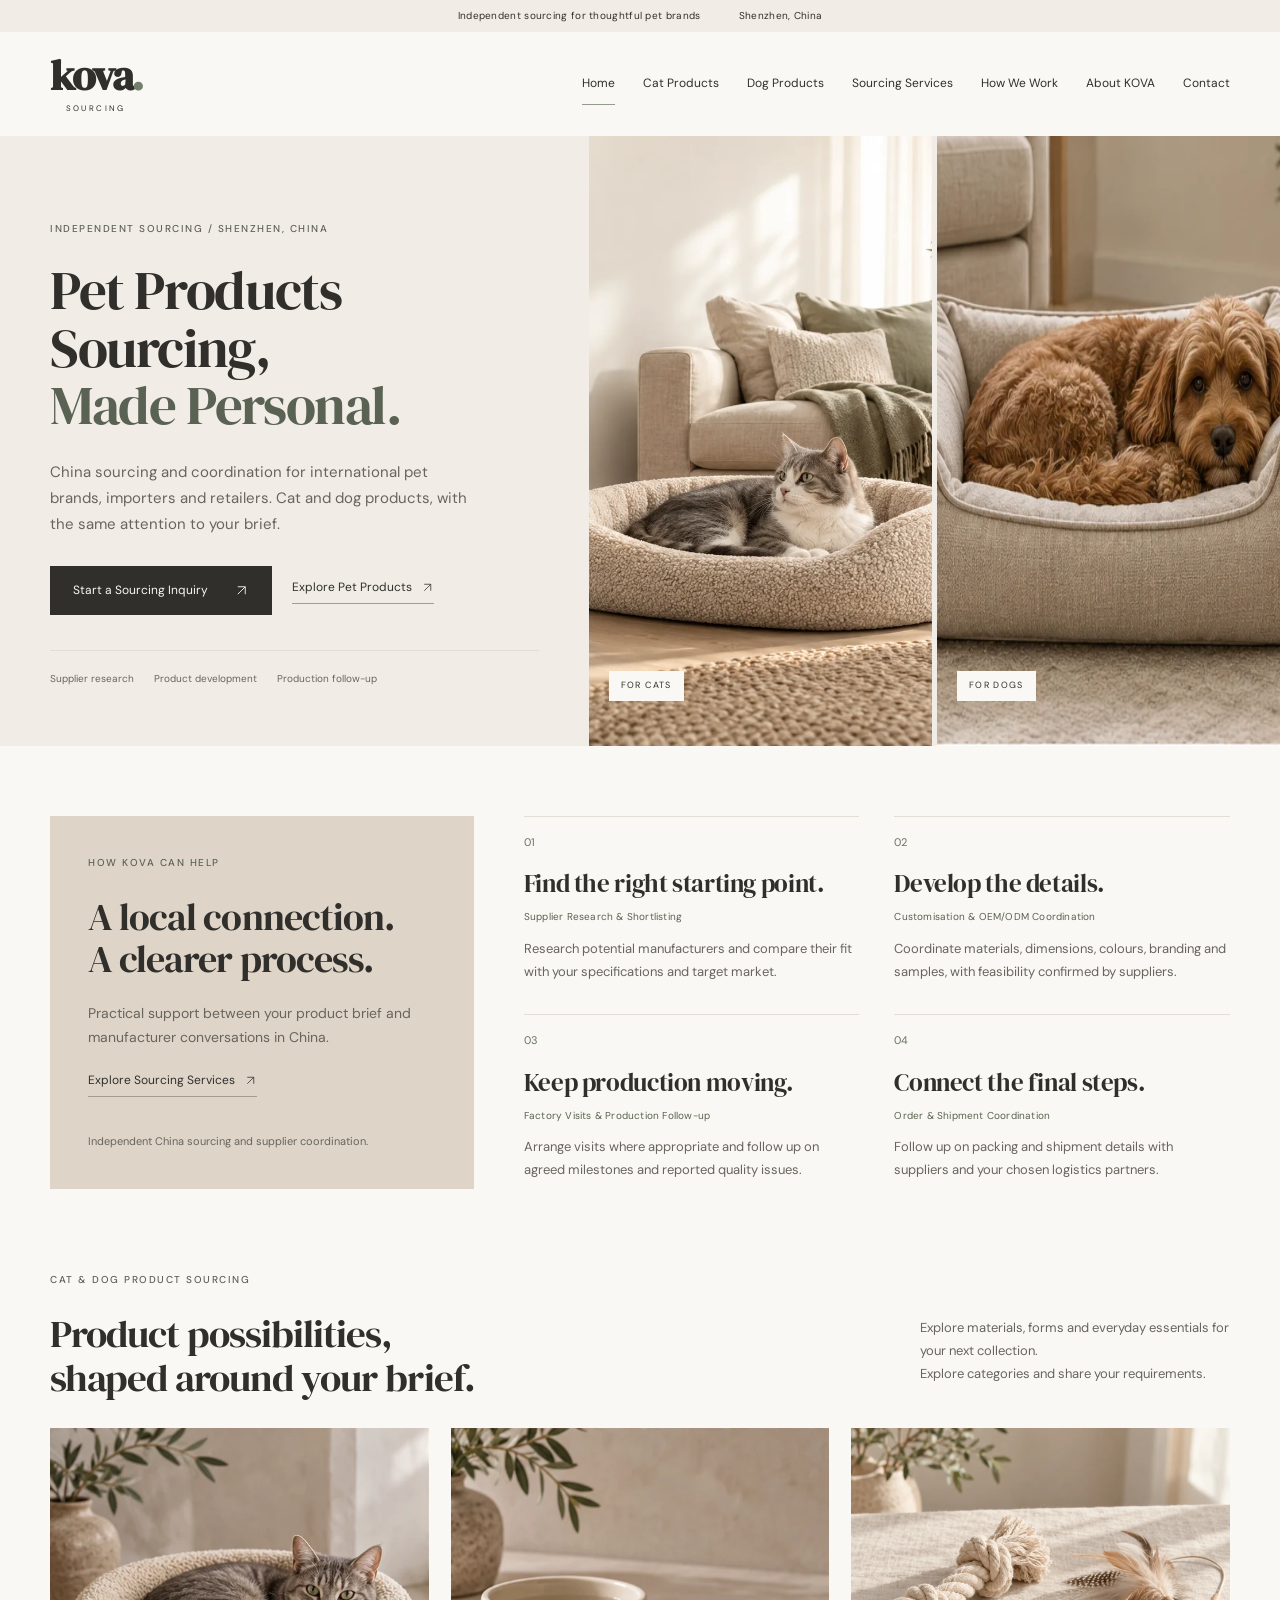
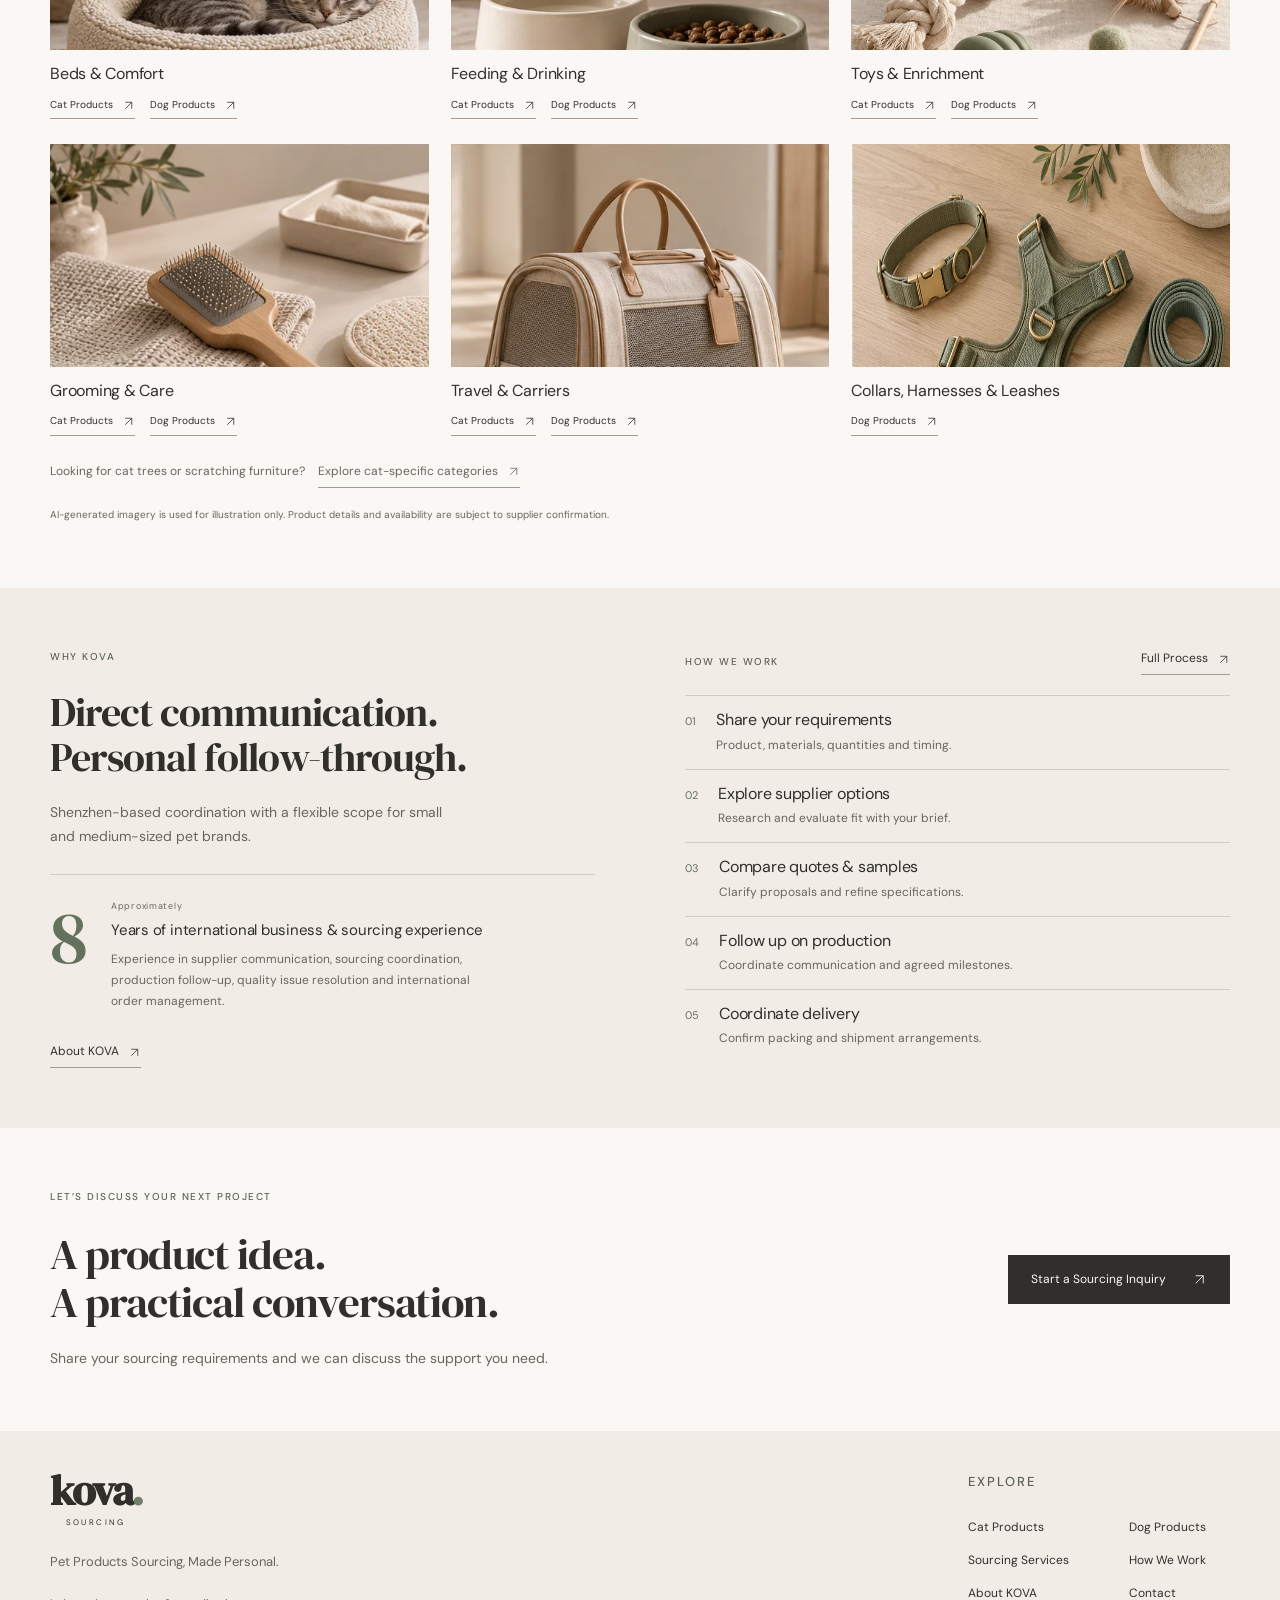
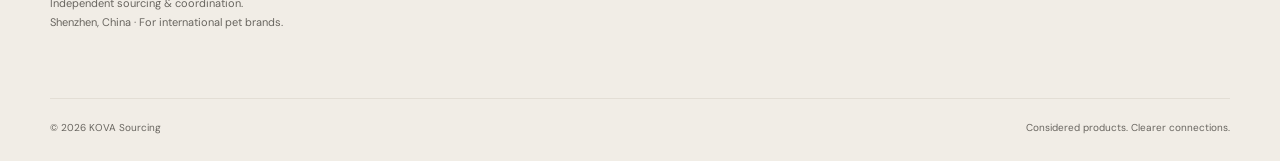
<file: index.html>
<!doctype html>
<html lang="en" class="consultancy-home">
<head>
<meta charset="utf-8">
<meta name="viewport" content="width=device-width, initial-scale=1">
<title>KOVA Sourcing — Pet Products Sourcing, Made Personal.</title>
<meta name="description" content="Independent B2B pet products sourcing and coordination in Shenzhen, China. Supplier research, customisation, production and shipment support for cat and dog ranges.">
<link rel="canonical" href="https://kovasourcing.com/">
<meta property="og:type" content="website">
<meta property="og:title" content="KOVA Sourcing — Pet Products Sourcing, Made Personal.">
<meta property="og:description" content="Independent B2B pet products sourcing and coordination in Shenzhen, China. Supplier research, customisation, production and shipment support for cat and dog ranges.">
<meta property="og:url" content="https://kovasourcing.com/">
<meta property="og:image" content="https://kovasourcing.com/assets/images/social-card.png">
<meta property="og:image:alt" content="KOVA Sourcing — cat and dog products, Made Personal">
<meta name="theme-color" content="#FAF8F4">
<link rel="icon" href="assets/favicon.svg" type="image/svg+xml">
<link rel="stylesheet" href="assets/styles.css">
<script src="assets/site.js" defer></script>
<link rel="preload" href="assets/fonts/dm-serif-display.ttf" as="font" type="font/ttf" crossorigin="anonymous">
<link rel="preload" href="assets/fonts/dm-sans.ttf" as="font" type="font/ttf" crossorigin="anonymous">
</head>
<body>
<a class="skip" href="#main">Skip to content</a><div class="top-note">Independent sourcing for thoughtful pet brands <span>Shenzhen, China</span>
</div>
<header class="site-header wrap"><a class="logo" href="index.html" aria-label="KOVA Sourcing home">kova<span>.</span><small>SOURCING</small></a><button class="menu-toggle" aria-expanded="false" aria-controls="navigation">Menu <span aria-hidden="true"><svg class="arrow-icon" aria-hidden="true" viewbox="0 0 20 20"><path d="M3 5h14M3 10h14M3 15h14" fill="none" stroke="currentColor" stroke-width="1.2"></path></svg></span></button><nav id="navigation" aria-label="Main navigation"><a href="index.html" aria-current="page">Home</a><a href="cat-products.html">Cat Products</a><a href="dog-products.html">Dog Products</a><a href="sourcing-services.html">Sourcing Services</a><a href="how-it-works.html">How We Work</a><a href="about.html">About KOVA</a><a href="contact.html">Contact</a></nav></header><main id="main"><section class="editorial-hero"><div class="hero-editorial-copy">
<p class="eyebrow">INDEPENDENT SOURCING / SHENZHEN, CHINA</p>
<h1>Pet Products<br>Sourcing,<br><em>Made Personal.</em>
</h1>
<p class="hero-description">China sourcing and coordination for international pet brands, importers and retailers. Cat and dog products, with the same attention to your brief.</p>
<div class="actions">
<a class="button dark" href="contact.html">Start a Sourcing Inquiry <svg class="arrow-icon" aria-hidden="true" viewbox="0 0 20 20" fill="none"><path d="M5 15 15 5M5 5h10v10" stroke="currentColor" stroke-width="1.2"></path></svg></a><a class="text-link" href="#pet-products">Explore Pet Products <svg class="arrow-icon" aria-hidden="true" viewbox="0 0 20 20" fill="none"><path d="M5 15 15 5M5 5h10v10" stroke="currentColor" stroke-width="1.2"></path></svg></a>
</div>
<div class="hero-scope">
<span>Supplier research</span><span>Product development</span><span>Production follow-up</span>
</div>
</div>
<div class="hero-editorial-art">
<div class="hero-pet">
<div class="photo-tile editorial-cat" role="img" aria-label="AI-generated cat resting in a warm neutral living room"></div>
<span>FOR CATS</span>
</div>
<div class="hero-pet">
<div class="photo-tile dog-photo dog-panel-0" role="img" aria-label="AI-generated dog resting in an oatmeal bed"></div>
<span>FOR DOGS</span>
</div>
</div></section><section class="wrap consultancy-services"><div class="service-feature">
<p class="eyebrow">HOW KOVA CAN HELP</p>
<h2>A local connection.<br>A clearer process.</h2>
<p>Practical support between your product brief and manufacturer conversations in China.</p>
<a class="text-link" href="sourcing-services.html">Explore Sourcing Services <svg class="arrow-icon" aria-hidden="true" viewbox="0 0 20 20" fill="none"><path d="M5 15 15 5M5 5h10v10" stroke="currentColor" stroke-width="1.2"></path></svg></a><p class="feature-footnote">Independent China sourcing and supplier coordination.</p>
</div>
<div class="service-matrix">
<article><div class="service-number">01</div>
<h3>Find the right starting point.</h3>
<p class="service-label">Supplier Research &amp; Shortlisting</p>
<p>Research potential manufacturers and compare their fit with your specifications and target market.</p></article><article><div class="service-number">02</div>
<h3>Develop the details.</h3>
<p class="service-label">Customisation &amp; OEM/ODM Coordination</p>
<p>Coordinate materials, dimensions, colours, branding and samples, with feasibility confirmed by suppliers.</p></article><article><div class="service-number">03</div>
<h3>Keep production moving.</h3>
<p class="service-label">Factory Visits &amp; Production Follow-up</p>
<p>Arrange visits where appropriate and follow up on agreed milestones and reported quality issues.</p></article><article><div class="service-number">04</div>
<h3>Connect the final steps.</h3>
<p class="service-label">Order &amp; Shipment Coordination</p>
<p>Follow up on packing and shipment details with suppliers and your chosen logistics partners.</p></article>
</div></section><section id="pet-products" class="wrap product-editorial"><div class="section-head">
<div>
<p class="eyebrow">CAT &amp; DOG PRODUCT SOURCING</p>
<h2>Product possibilities,
shaped around your brief.</h2>
</div>
<p>Explore materials, forms and everyday essentials for your next collection.<br>Explore categories and share your requirements.</p>
</div>
<div class="category-grid">
<article class="category-card"><div class="category-image"><div class="photo-tile panel-0" role="img" aria-label="AI-generated cat resting in an oatmeal fabric bed"></div></div>
<div class="category-copy">
<h3>Beds &amp; Comfort</h3>
<div class="home-category-links">
<a class="text-link" href="cat-products.html">Cat Products <svg class="arrow-icon" aria-hidden="true" viewbox="0 0 20 20" fill="none"><path d="M5 15 15 5M5 5h10v10" stroke="currentColor" stroke-width="1.2"></path></svg></a><a class="text-link" href="dog-products.html">Dog Products <svg class="arrow-icon" aria-hidden="true" viewbox="0 0 20 20" fill="none"><path d="M5 15 15 5M5 5h10v10" stroke="currentColor" stroke-width="1.2"></path></svg></a>
</div>
</div></article><article class="category-card"><div class="category-image"><div class="photo-tile panel-3" role="img" aria-label="AI-generated ceramic feeding bowls in cream and sage"></div></div>
<div class="category-copy">
<h3>Feeding &amp; Drinking</h3>
<div class="home-category-links">
<a class="text-link" href="cat-products.html">Cat Products <svg class="arrow-icon" aria-hidden="true" viewbox="0 0 20 20" fill="none"><path d="M5 15 15 5M5 5h10v10" stroke="currentColor" stroke-width="1.2"></path></svg></a><a class="text-link" href="dog-products.html">Dog Products <svg class="arrow-icon" aria-hidden="true" viewbox="0 0 20 20" fill="none"><path d="M5 15 15 5M5 5h10v10" stroke="currentColor" stroke-width="1.2"></path></svg></a>
</div>
</div></article><article class="category-card"><div class="category-image"><div class="photo-tile home-toys" role="img" aria-label="AI-generated assortment with distinct dog rope and rubber toys, and cat wand and felt toys"></div></div>
<div class="category-copy">
<h3>Toys &amp; Enrichment</h3>
<div class="home-category-links">
<a class="text-link" href="cat-products.html">Cat Products <svg class="arrow-icon" aria-hidden="true" viewbox="0 0 20 20" fill="none"><path d="M5 15 15 5M5 5h10v10" stroke="currentColor" stroke-width="1.2"></path></svg></a><a class="text-link" href="dog-products.html">Dog Products <svg class="arrow-icon" aria-hidden="true" viewbox="0 0 20 20" fill="none"><path d="M5 15 15 5M5 5h10v10" stroke="currentColor" stroke-width="1.2"></path></svg></a>
</div>
</div></article><article class="category-card"><div class="category-image"><div class="photo-tile panel-5" role="img" aria-label="AI-generated wooden grooming brush and neutral care accessories"></div></div>
<div class="category-copy">
<h3>Grooming &amp; Care</h3>
<div class="home-category-links">
<a class="text-link" href="cat-products.html">Cat Products <svg class="arrow-icon" aria-hidden="true" viewbox="0 0 20 20" fill="none"><path d="M5 15 15 5M5 5h10v10" stroke="currentColor" stroke-width="1.2"></path></svg></a><a class="text-link" href="dog-products.html">Dog Products <svg class="arrow-icon" aria-hidden="true" viewbox="0 0 20 20" fill="none"><path d="M5 15 15 5M5 5h10v10" stroke="currentColor" stroke-width="1.2"></path></svg></a>
</div>
</div></article><article class="category-card"><div class="category-image"><div class="photo-tile panel-4" role="img" aria-label="AI-generated oatmeal soft-sided pet carrier"></div></div>
<div class="category-copy">
<h3>Travel &amp; Carriers</h3>
<div class="home-category-links">
<a class="text-link" href="cat-products.html">Cat Products <svg class="arrow-icon" aria-hidden="true" viewbox="0 0 20 20" fill="none"><path d="M5 15 15 5M5 5h10v10" stroke="currentColor" stroke-width="1.2"></path></svg></a><a class="text-link" href="dog-products.html">Dog Products <svg class="arrow-icon" aria-hidden="true" viewbox="0 0 20 20" fill="none"><path d="M5 15 15 5M5 5h10v10" stroke="currentColor" stroke-width="1.2"></path></svg></a>
</div>
</div></article><article class="category-card"><div class="category-image"><div class="photo-tile dog-photo dog-panel-1" role="img" aria-label="AI-generated sage collar, harness and lead set"></div></div>
<div class="category-copy">
<h3>Collars, Harnesses &amp; Leashes</h3>
<div class="home-category-links"><a class="text-link" href="dog-products.html">Dog Products <svg class="arrow-icon" aria-hidden="true" viewbox="0 0 20 20" fill="none"><path d="M5 15 15 5M5 5h10v10" stroke="currentColor" stroke-width="1.2"></path></svg></a></div>
</div></article>
</div>
<p class="home-category-note">Looking for cat trees or scratching furniture? <a class="text-link" href="cat-products.html">Explore cat-specific categories <svg class="arrow-icon" aria-hidden="true" viewbox="0 0 20 20" fill="none"><path d="M5 15 15 5M5 5h10v10" stroke="currentColor" stroke-width="1.2"></path></svg></a></p>
<p class="asset-note">AI-generated imagery is used for illustration only. Product details and availability are subject to supplier confirmation.</p></section><section class="working-band"><div class="wrap working-layout">
<div class="why-editorial">
<p class="eyebrow">WHY KOVA</p>
<h2>Direct communication.<br>Personal follow-through.</h2>
<p>Shenzhen-based coordination with a flexible scope for small and medium-sized pet brands.</p>
<div class="experience-note">
<span class="experience-number">8</span><div>
<p class="experience-qualifier">Approximately</p>
<h3>Years of international business &amp; sourcing experience</h3>
<p>Experience in supplier communication, sourcing coordination, production follow-up, quality issue resolution and international order management.</p>
</div>
</div>
<a class="text-link" href="about.html">About KOVA <svg class="arrow-icon" aria-hidden="true" viewbox="0 0 20 20" fill="none"><path d="M5 15 15 5M5 5h10v10" stroke="currentColor" stroke-width="1.2"></path></svg></a>
</div>
<div class="process-editorial">
<div class="process-header">
<p class="eyebrow">HOW WE WORK</p>
<a class="text-link" href="how-it-works.html">Full Process <svg class="arrow-icon" aria-hidden="true" viewbox="0 0 20 20" fill="none"><path d="M5 15 15 5M5 5h10v10" stroke="currentColor" stroke-width="1.2"></path></svg></a>
</div>
<ol class="consultancy-steps">
<li>
<span>01</span><div>
<h3>Share your requirements</h3>
<p>Product, materials, quantities and timing.</p>
</div>
</li>
<li>
<span>02</span><div>
<h3>Explore supplier options</h3>
<p>Research and evaluate fit with your brief.</p>
</div>
</li>
<li>
<span>03</span><div>
<h3>Compare quotes &amp; samples</h3>
<p>Clarify proposals and refine specifications.</p>
</div>
</li>
<li>
<span>04</span><div>
<h3>Follow up on production</h3>
<p>Coordinate communication and agreed milestones.</p>
</div>
</li>
<li>
<span>05</span><div>
<h3>Coordinate delivery</h3>
<p>Confirm packing and shipment arrangements.</p>
</div>
</li>
</ol>
</div>
</div></section><section class="wrap editorial-contact"><div>
<p class="eyebrow">LET’S DISCUSS YOUR NEXT PROJECT</p>
<h2>A product idea.<br>A practical conversation.</h2>
<p>Share your sourcing requirements and we can discuss the support you need.</p>
</div>
<a class="button dark" href="contact.html">Start a Sourcing Inquiry <svg class="arrow-icon" aria-hidden="true" viewbox="0 0 20 20" fill="none"><path d="M5 15 15 5M5 5h10v10" stroke="currentColor" stroke-width="1.2"></path></svg></a></section></main><footer class="site-footer"><div class="wrap footer-top">
<div>
<a class="logo" href="index.html" aria-label="KOVA Sourcing home">kova<span>.</span><small>SOURCING</small></a><p>Pet Products Sourcing, Made Personal.</p>
<p class="small">Independent sourcing &amp; coordination.<br>Shenzhen, China · For international pet brands.</p>
</div>
<div>
<p class="eyebrow">EXPLORE</p>
<nav aria-label="Footer navigation"><a href="cat-products.html">Cat Products</a><a href="dog-products.html">Dog Products</a><a href="sourcing-services.html">Sourcing Services</a><a href="how-it-works.html">How We Work</a><a href="about.html">About KOVA</a><a href="contact.html">Contact</a></nav>
</div>
</div>
<div class="wrap footer-bottom">
<span>© <span id="year">2026</span> KOVA Sourcing</span><span>Considered products. Clearer connections.</span>
</div></footer>
</body>
</html>
</file>
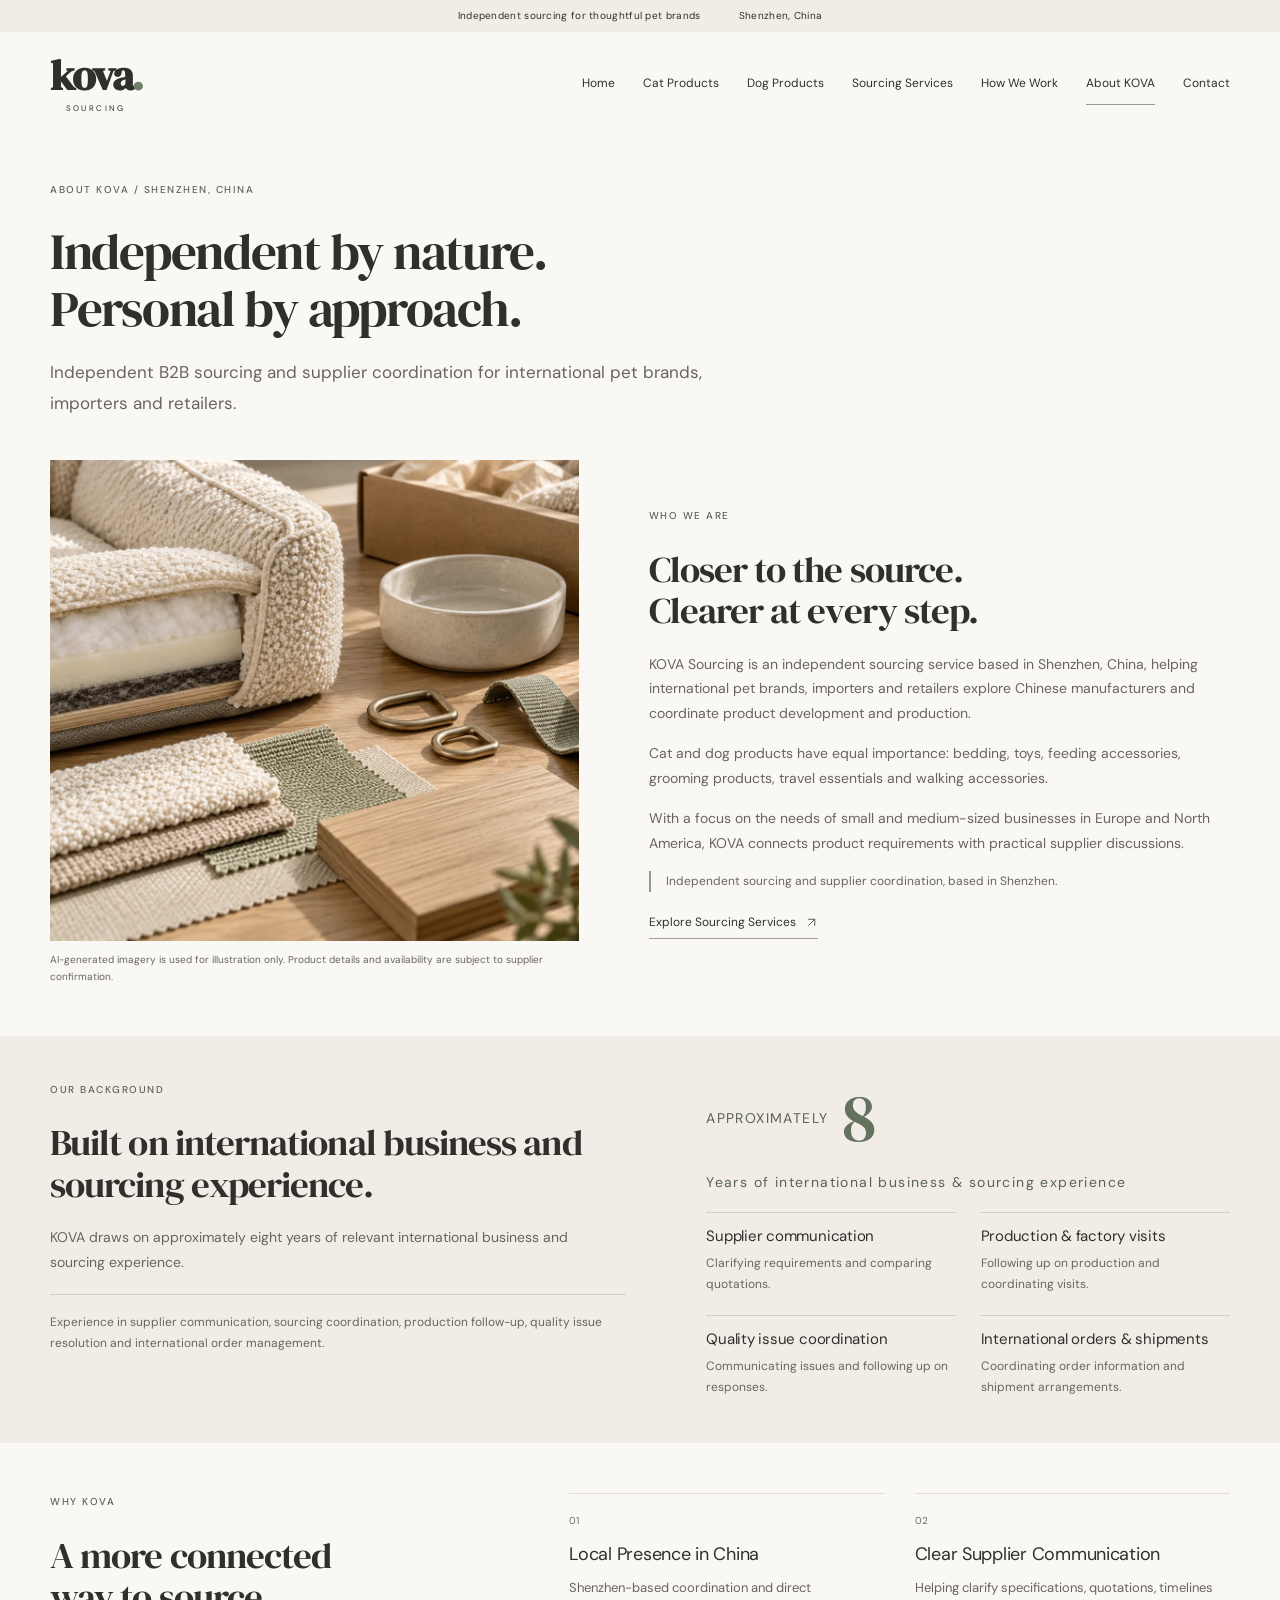
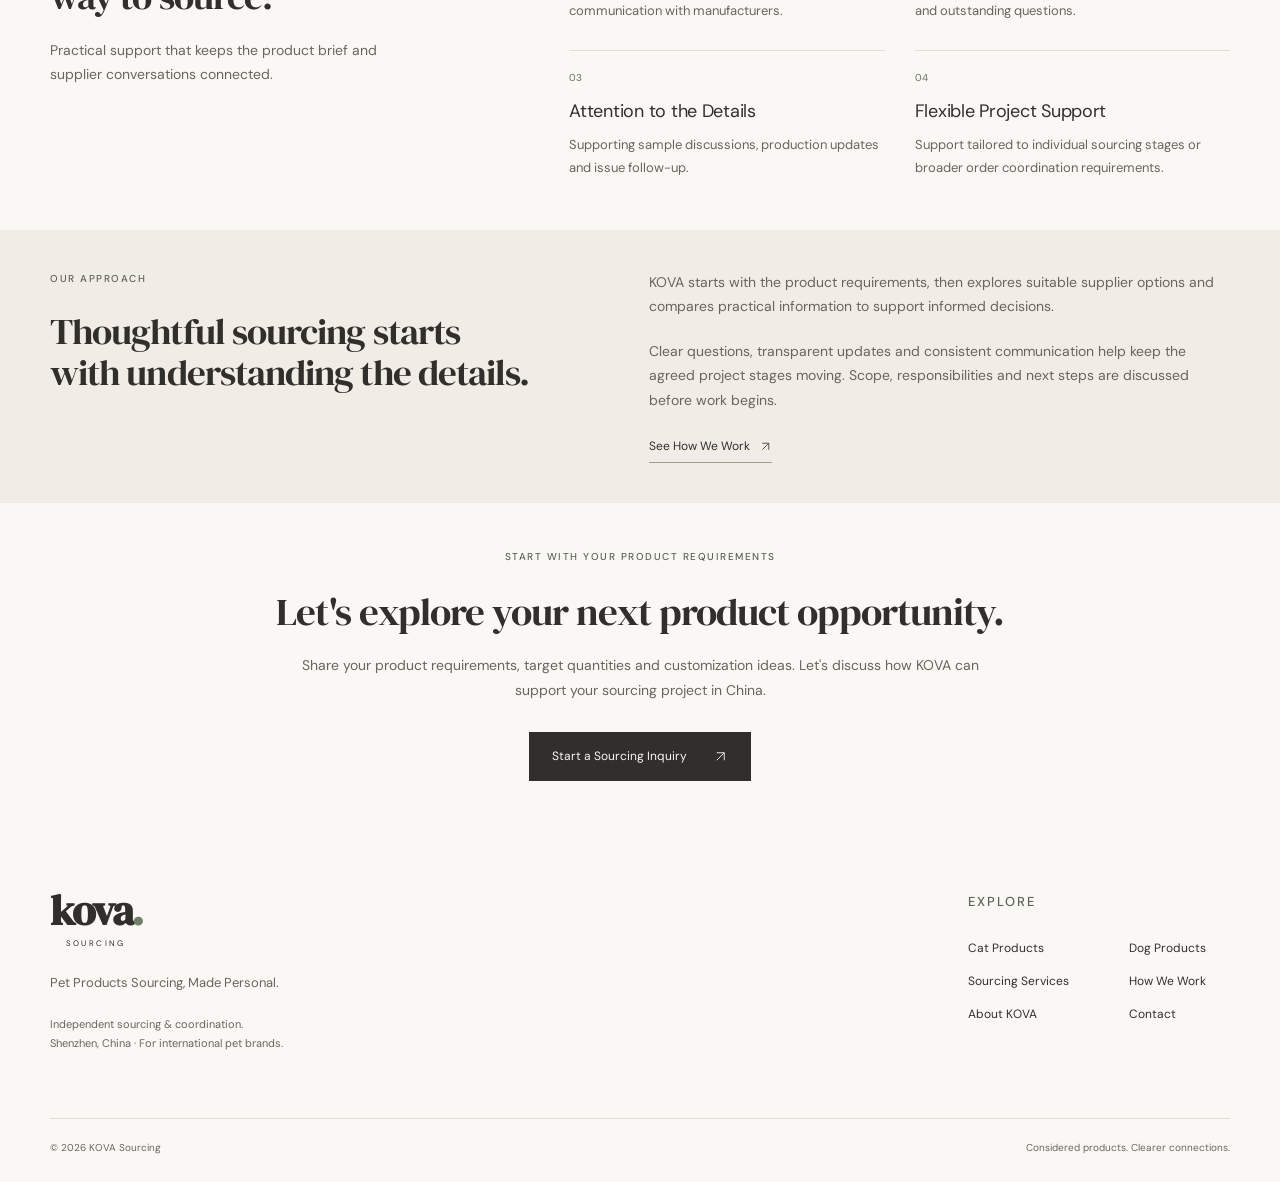
<file: about.html>
<!doctype html>
<html lang="en" class="about-kova-page">
<head>
<meta charset="utf-8">
<meta name="viewport" content="width=device-width, initial-scale=1">
<title>About KOVA | KOVA Sourcing</title>
<meta name="description" content="KOVA Sourcing is an independent B2B pet product sourcing and supplier coordination brand in Shenzhen, China, supporting international brands, importers and retailers.">
<link rel="canonical" href="https://kovasourcing.com/about.html">
<meta property="og:type" content="website">
<meta property="og:title" content="About KOVA | KOVA Sourcing">
<meta property="og:description" content="KOVA Sourcing is an independent B2B pet product sourcing and supplier coordination brand in Shenzhen, China, supporting international brands, importers and retailers.">
<meta property="og:url" content="https://kovasourcing.com/about.html">
<meta property="og:image" content="https://kovasourcing.com/assets/images/social-card.png">
<meta property="og:image:alt" content="KOVA Sourcing — cat and dog products, Made Personal">
<meta name="theme-color" content="#FAF8F4">
<link rel="icon" href="assets/favicon.svg" type="image/svg+xml">
<link rel="stylesheet" href="assets/styles.css">
<script src="assets/site.js" defer></script>
<link rel="preload" href="assets/fonts/dm-serif-display.ttf" as="font" type="font/ttf" crossorigin="anonymous">
<link rel="preload" href="assets/fonts/dm-sans.ttf" as="font" type="font/ttf" crossorigin="anonymous">
</head>
<body>
<a class="skip" href="#main">Skip to content</a><div class="top-note">Independent sourcing for thoughtful pet brands <span>Shenzhen, China</span>
</div>
<header class="site-header wrap"><a class="logo" href="index.html" aria-label="KOVA Sourcing home">kova<span>.</span><small>SOURCING</small></a><button class="menu-toggle" aria-expanded="false" aria-controls="navigation">Menu <span aria-hidden="true"><svg class="arrow-icon" aria-hidden="true" viewbox="0 0 20 20"><path d="M3 5h14M3 10h14M3 15h14" fill="none" stroke="currentColor" stroke-width="1.2"></path></svg></span></button><nav id="navigation" aria-label="Main navigation"><a href="index.html">Home</a><a href="cat-products.html">Cat Products</a><a href="dog-products.html">Dog Products</a><a href="sourcing-services.html">Sourcing Services</a><a href="how-it-works.html">How We Work</a><a href="about.html" aria-current="page">About KOVA</a><a href="contact.html">Contact</a></nav></header><main id="main"><section class="wrap about-introduction"><p class="eyebrow">ABOUT KOVA / SHENZHEN, CHINA</p>
<h1>Independent by nature.<br>Personal by approach.</h1>
<p class="lead">Independent B2B sourcing and supplier coordination for international pet brands, importers and retailers.</p></section><section class="wrap about-identity"><figure><img src="assets/images/about/material-details.webp" width="1536" height="1024" alt="AI-generated concept of neutral pet product upholstery, webbing, hardware and packaging development details" fetchpriority="high"><figcaption>AI-generated imagery is used for illustration only. Product details and availability are subject to supplier confirmation.</figcaption></figure><div>
<p class="eyebrow">WHO WE ARE</p>
<h2>Closer to the source.<br>Clearer at every step.</h2>
<p>KOVA Sourcing is an independent sourcing service based in Shenzhen, China, helping international pet brands, importers and retailers explore Chinese manufacturers and coordinate product development and production.</p>
<p>Cat and dog products have equal importance: bedding, toys, feeding accessories, grooming products, travel essentials and walking accessories.</p>
<p>With a focus on the needs of small and medium-sized businesses in Europe and North America, KOVA connects product requirements with practical supplier discussions.</p>
<p class="identity-scope">Independent sourcing and supplier coordination, based in Shenzhen.</p>
<a class="text-link" href="sourcing-services.html">Explore Sourcing Services <svg class="arrow-icon" aria-hidden="true" viewbox="0 0 20 20" fill="none"><path d="M5 15 15 5M5 5h10v10" stroke="currentColor" stroke-width="1.2"></path></svg></a>
</div></section><section class="about-background-band"><div class="wrap about-background">
<div>
<p class="eyebrow">OUR BACKGROUND</p>
<h2>Built on international business and sourcing experience.</h2>
<p>KOVA draws on approximately eight years of relevant international business and sourcing experience.</p>
<p class="background-context">Experience in supplier communication, sourcing coordination, production follow-up, quality issue resolution and international order management.</p>
</div>
<div class="background-experience">
<p class="experience-caption">APPROXIMATELY <span>8</span> Years of international business &amp; sourcing experience</p>
<ul>
<li>
<h3>Supplier communication</h3>
<p>Clarifying requirements and comparing quotations.</p>
</li>
<li>
<h3>Production &amp; factory visits</h3>
<p>Following up on production and coordinating visits.</p>
</li>
<li>
<h3>Quality issue coordination</h3>
<p>Communicating issues and following up on responses.</p>
</li>
<li>
<h3>International orders &amp; shipments</h3>
<p>Coordinating order information and shipment arrangements.</p>
</li>
</ul>
</div>
</div></section><section class="wrap about-advantages"><div>
<p class="eyebrow">WHY KOVA</p>
<h2>A more connected<br>way to source.</h2>
<p>Practical support that keeps the product brief and supplier conversations connected.</p>
</div>
<div class="about-advantage-grid">
<article><span class="advantage-index">01</span><h3>Local Presence in China</h3>
<p>Shenzhen-based coordination and direct communication with manufacturers.</p></article><article><span class="advantage-index">02</span><h3>Clear Supplier Communication</h3>
<p>Helping clarify specifications, quotations, timelines and outstanding questions.</p></article><article><span class="advantage-index">03</span><h3>Attention to the Details</h3>
<p>Supporting sample discussions, production updates and issue follow-up.</p></article><article><span class="advantage-index">04</span><h3>Flexible Project Support</h3>
<p>Support tailored to individual sourcing stages or broader order coordination requirements.</p></article>
</div></section><section class="about-approach-band"><div class="wrap about-approach">
<div>
<p class="eyebrow">OUR APPROACH</p>
<h2>Thoughtful sourcing starts<br>with understanding the details.</h2>
</div>
<div>
<p>KOVA starts with the product requirements, then explores suitable supplier options and compares practical information to support informed decisions.</p>
<p>Clear questions, transparent updates and consistent communication help keep the agreed project stages moving. Scope, responsibilities and next steps are discussed before work begins.</p>
<a class="text-link" href="how-it-works.html">See How We Work <svg class="arrow-icon" aria-hidden="true" viewbox="0 0 20 20" fill="none"><path d="M5 15 15 5M5 5h10v10" stroke="currentColor" stroke-width="1.2"></path></svg></a>
</div>
</div></section><section class="final-cta about-closing"><div class="wrap">
<p class="eyebrow">START WITH YOUR PRODUCT REQUIREMENTS</p>
<h2>Let's explore your next product opportunity.</h2>
<p>Share your product requirements, target quantities and customization ideas. Let's discuss how KOVA can support your sourcing project in China.</p>
<a class="button dark" href="contact.html">Start a Sourcing Inquiry <svg class="arrow-icon" aria-hidden="true" viewbox="0 0 20 20" fill="none"><path d="M5 15 15 5M5 5h10v10" stroke="currentColor" stroke-width="1.2"></path></svg></a>
</div></section></main><footer class="site-footer"><div class="wrap footer-top">
<div>
<a class="logo" href="index.html" aria-label="KOVA Sourcing home">kova<span>.</span><small>SOURCING</small></a><p>Pet Products Sourcing, Made Personal.</p>
<p class="small">Independent sourcing &amp; coordination.<br>Shenzhen, China · For international pet brands.</p>
</div>
<div>
<p class="eyebrow">EXPLORE</p>
<nav aria-label="Footer navigation"><a href="cat-products.html">Cat Products</a><a href="dog-products.html">Dog Products</a><a href="sourcing-services.html">Sourcing Services</a><a href="how-it-works.html">How We Work</a><a href="about.html">About KOVA</a><a href="contact.html">Contact</a></nav>
</div>
</div>
<div class="wrap footer-bottom">
<span>© <span id="year">2026</span> KOVA Sourcing</span><span>Considered products. Clearer connections.</span>
</div></footer>
</body>
</html>
</file>
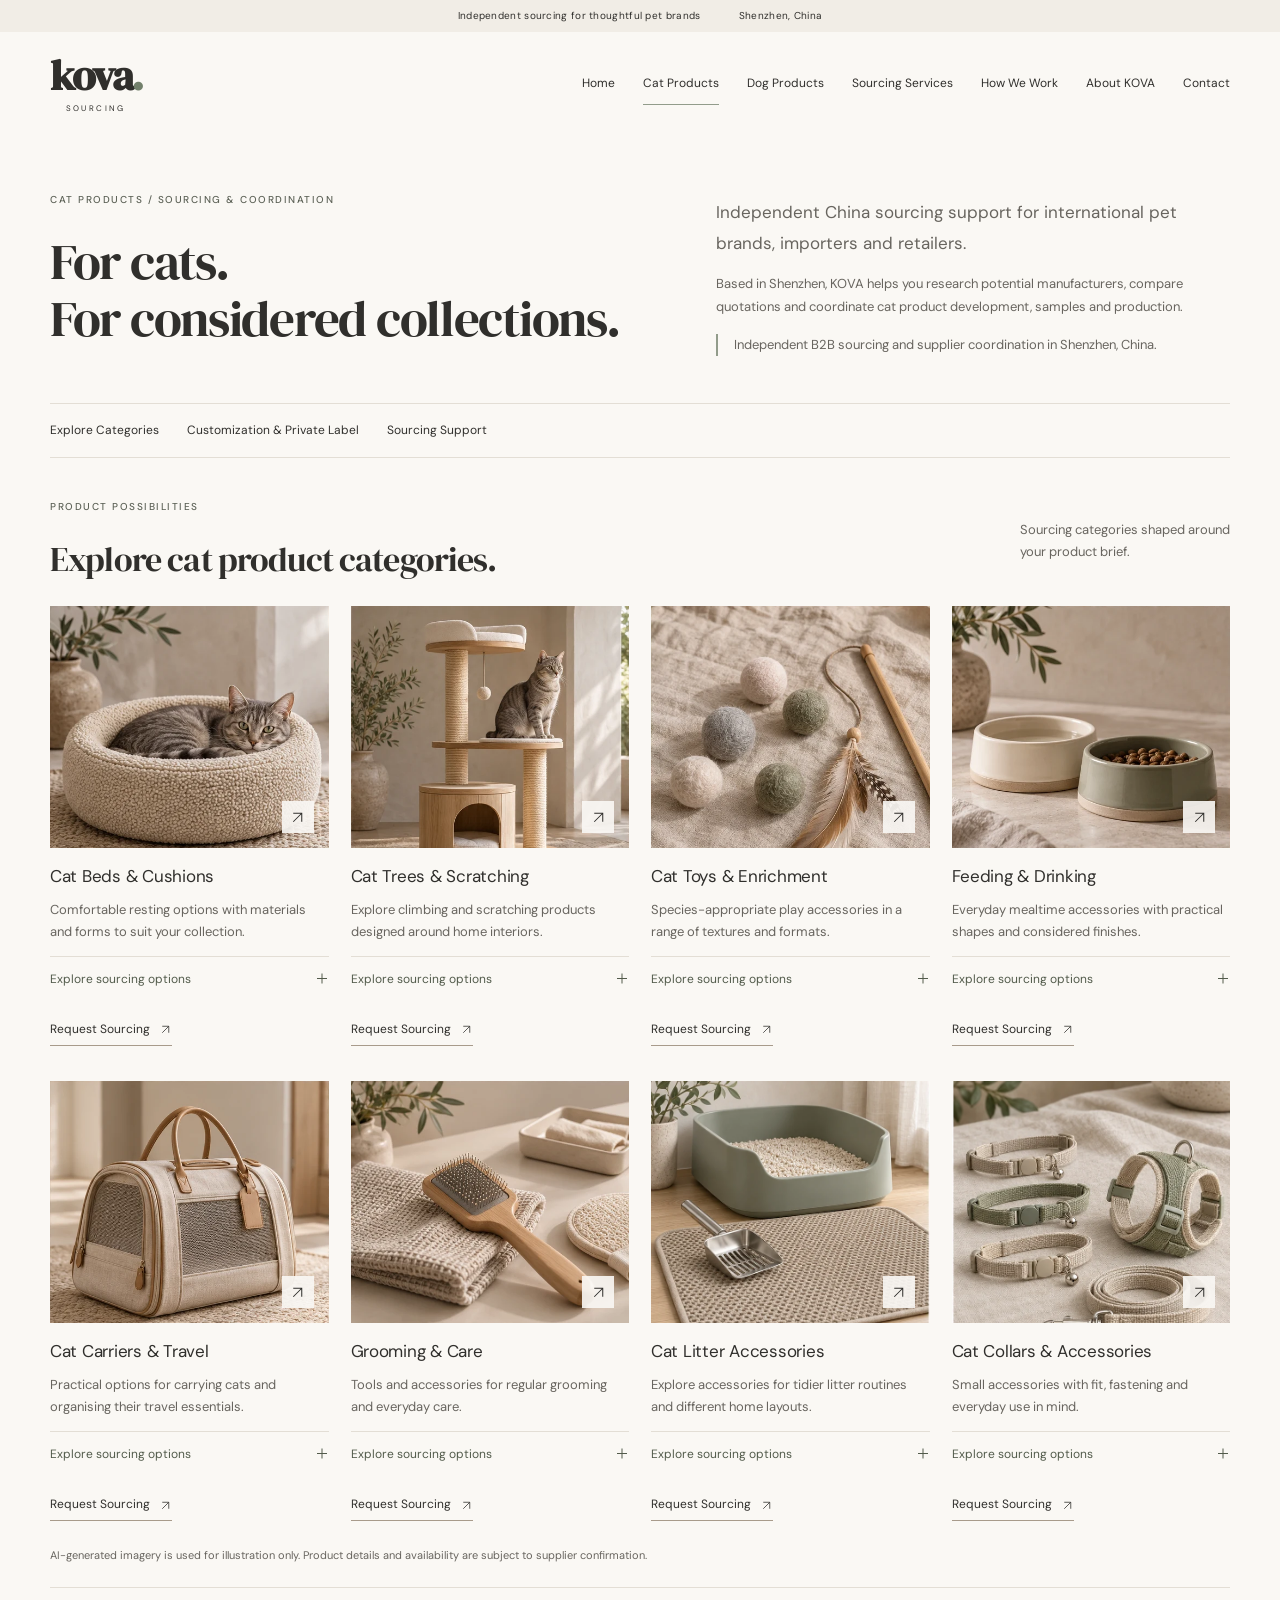
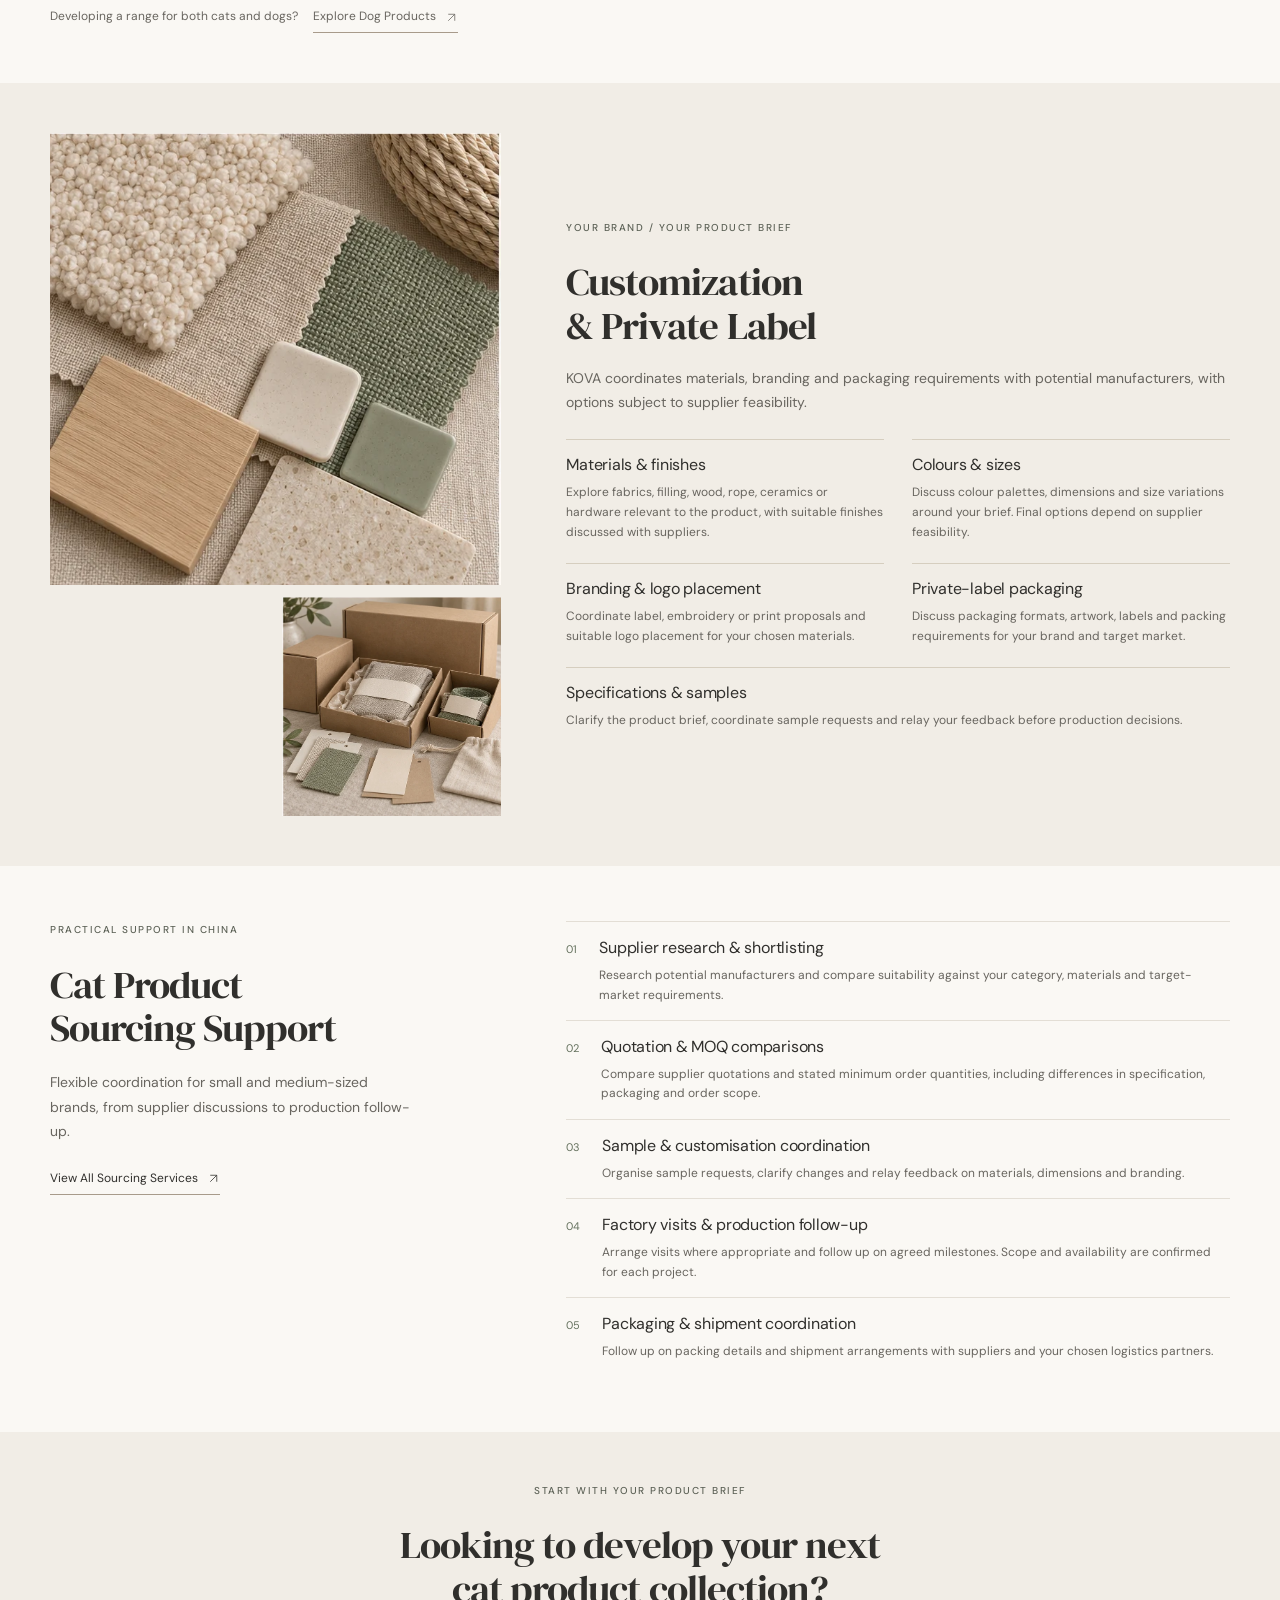
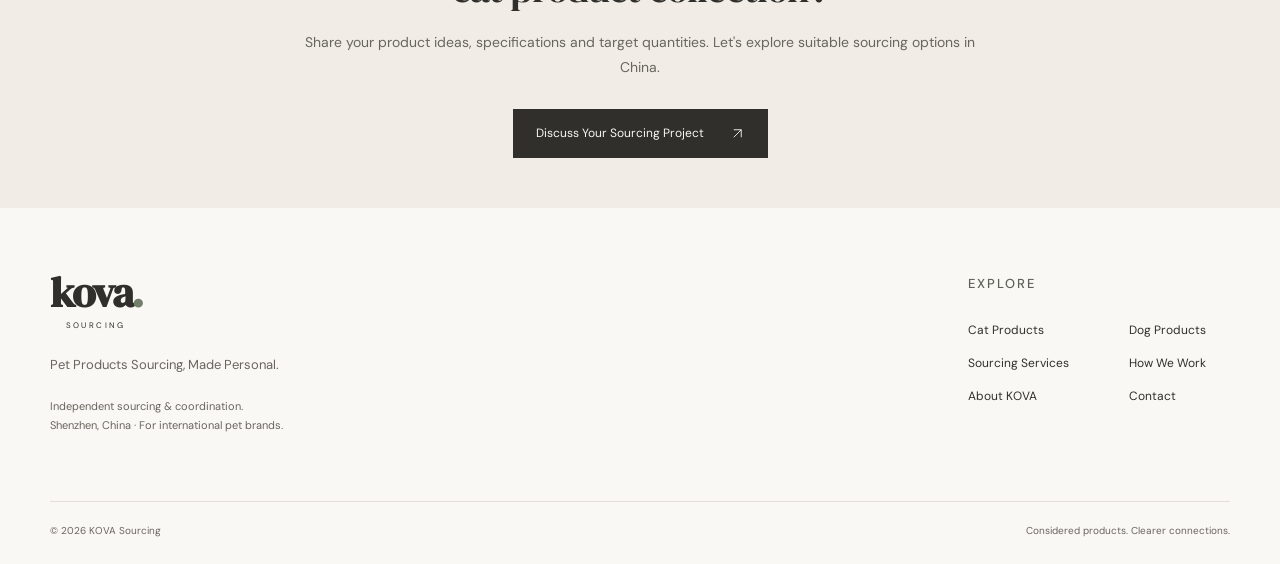
<file: cat-products.html>
<!doctype html>
<html lang="en" class="cat-sourcing-page">
<head>
<meta charset="utf-8">
<meta name="viewport" content="width=device-width, initial-scale=1">
<title>Cat Products | KOVA Sourcing</title>
<meta name="description" content="Explore eight cat product sourcing categories, private-label customisation and supplier coordination with KOVA, an independent China-based service for international pet brands.">
<link rel="canonical" href="https://kovasourcing.com/cat-products.html">
<meta property="og:type" content="website">
<meta property="og:title" content="Cat Products | KOVA Sourcing">
<meta property="og:description" content="Explore eight cat product sourcing categories, private-label customisation and supplier coordination with KOVA, an independent China-based service for international pet brands.">
<meta property="og:url" content="https://kovasourcing.com/cat-products.html">
<meta property="og:image" content="https://kovasourcing.com/assets/images/social-card.png">
<meta property="og:image:alt" content="KOVA Sourcing — cat and dog products, Made Personal">
<meta name="theme-color" content="#FAF8F4">
<link rel="icon" href="assets/favicon.svg" type="image/svg+xml">
<link rel="stylesheet" href="assets/styles.css">
<script src="assets/site.js" defer></script>
<link rel="preload" href="assets/fonts/dm-serif-display.ttf" as="font" type="font/ttf" crossorigin="anonymous">
<link rel="preload" href="assets/fonts/dm-sans.ttf" as="font" type="font/ttf" crossorigin="anonymous">
</head>
<body>
<a class="skip" href="#main">Skip to content</a><div class="top-note">Independent sourcing for thoughtful pet brands <span>Shenzhen, China</span>
</div>
<header class="site-header wrap"><a class="logo" href="index.html" aria-label="KOVA Sourcing home">kova<span>.</span><small>SOURCING</small></a><button class="menu-toggle" aria-expanded="false" aria-controls="navigation">Menu <span aria-hidden="true"><svg class="arrow-icon" aria-hidden="true" viewbox="0 0 20 20"><path d="M3 5h14M3 10h14M3 15h14" fill="none" stroke="currentColor" stroke-width="1.2"></path></svg></span></button><nav id="navigation" aria-label="Main navigation"><a href="index.html">Home</a><a href="cat-products.html" aria-current="page">Cat Products</a><a href="dog-products.html">Dog Products</a><a href="sourcing-services.html">Sourcing Services</a><a href="how-it-works.html">How We Work</a><a href="about.html">About KOVA</a><a href="contact.html">Contact</a></nav></header><main id="main"><section class="wrap cat-intro"><div>
<p class="eyebrow">CAT PRODUCTS / SOURCING &amp; COORDINATION</p>
<h1>For cats.<br>For considered collections.</h1>
</div>
<div class="cat-intro-copy">
<p class="lead">Independent China sourcing support for international pet brands, importers and retailers.</p>
<p>Based in Shenzhen, KOVA helps you research potential manufacturers, compare quotations and coordinate cat product development, samples and production.</p>
<p class="cat-position-note">Independent B2B sourcing and supplier coordination in Shenzhen, China.</p>
</div></section><nav class="wrap cat-page-nav" aria-label="On this page"><a href="#cat-categories">Explore Categories</a><a href="#cat-customisation">Customization &amp; Private Label</a><a href="#cat-support">Sourcing Support</a></nav><section id="cat-categories" class="wrap cat-catalog"><div class="section-head">
<div>
<p class="eyebrow">PRODUCT POSSIBILITIES</p>
<h2>Explore cat product categories.</h2>
</div>
<p>Sourcing categories shaped around<br>your product brief.</p>
</div>
<div class="category-grid">
<article class="category-card"><a class="category-image" href="contact.html?category=Cat%20Beds%20%26%20Cozy%20Furniture" aria-label="Discuss sourcing for Cat Beds &amp; Cushions"><div class="photo-tile panel-0" role="img" aria-label="AI-generated concept illustrating Cat Beds &amp; Cushions"></div>
<span class="image-arrow" aria-hidden="true"><svg class="arrow-icon" aria-hidden="true" viewbox="0 0 20 20" fill="none"><path d="M5 15 15 5M5 5h10v10" stroke="currentColor" stroke-width="1.2"></path></svg></span></a><div class="category-copy">
<h3>Cat Beds &amp; Cushions</h3>
<p>Comfortable resting options with materials and forms to suit your collection.</p>
<details class="sourcing-details cat-card-options"><summary>Explore sourcing options <span class="options-indicator" aria-hidden="true"></span></summary><dl><dt>Product options:</dt><dd>Bolster beds, enclosed beds, flat cushions and removable covers.</dd><dt>Customization to discuss:</dt><dd>Cotton, bouclé or linen-look fabrics; filling, bed sizes, cover colours, embroidery, labels and packaging.</dd></dl></details><a class="text-link" href="contact.html?category=Cat%20Beds%20%26%20Cozy%20Furniture">Request Sourcing <svg class="arrow-icon" aria-hidden="true" viewbox="0 0 20 20" fill="none"><path d="M5 15 15 5M5 5h10v10" stroke="currentColor" stroke-width="1.2"></path></svg></a>
</div></article><article class="category-card"><a class="category-image" href="contact.html?category=Cat%20Trees%20%26%20Scratching%20Products" aria-label="Discuss sourcing for Cat Trees &amp; Scratching"><div class="photo-tile panel-1" role="img" aria-label="AI-generated concept illustrating Cat Trees &amp; Scratching"></div>
<span class="image-arrow" aria-hidden="true"><svg class="arrow-icon" aria-hidden="true" viewbox="0 0 20 20" fill="none"><path d="M5 15 15 5M5 5h10v10" stroke="currentColor" stroke-width="1.2"></path></svg></span></a><div class="category-copy">
<h3>Cat Trees &amp; Scratching</h3>
<p>Explore climbing and scratching products designed around home interiors.</p>
<details class="sourcing-details cat-card-options"><summary>Explore sourcing options <span class="options-indicator" aria-hidden="true"></span></summary><dl><dt>Product options:</dt><dd>Sisal posts, scratching boards, multi-level trees and replacement pads.</dd><dt>Customization to discuss:</dt><dd>Wood or plywood, sisal or jute; heights, layouts, upholstery colours, finishes and replacement components.</dd></dl></details><a class="text-link" href="contact.html?category=Cat%20Trees%20%26%20Scratching%20Products">Request Sourcing <svg class="arrow-icon" aria-hidden="true" viewbox="0 0 20 20" fill="none"><path d="M5 15 15 5M5 5h10v10" stroke="currentColor" stroke-width="1.2"></path></svg></a>
</div></article><article class="category-card"><a class="category-image" href="contact.html?category=Cat%20Toys%20%26%20Enrichment" aria-label="Discuss sourcing for Cat Toys &amp; Enrichment"><div class="photo-tile panel-2" role="img" aria-label="AI-generated concept illustrating Cat Toys &amp; Enrichment"></div>
<span class="image-arrow" aria-hidden="true"><svg class="arrow-icon" aria-hidden="true" viewbox="0 0 20 20" fill="none"><path d="M5 15 15 5M5 5h10v10" stroke="currentColor" stroke-width="1.2"></path></svg></span></a><div class="category-copy">
<h3>Cat Toys &amp; Enrichment</h3>
<p>Species-appropriate play accessories in a range of textures and formats.</p>
<details class="sourcing-details cat-card-options"><summary>Explore sourcing options <span class="options-indicator" aria-hidden="true"></span></summary><dl><dt>Product options:</dt><dd>Feather wands, felt balls, play tunnels and enrichment sets.</dd><dt>Customization to discuss:</dt><dd>Felt, cotton rope, rubber or textiles; toy sizes, textures, colour palettes, set combinations and packaging.</dd></dl></details><a class="text-link" href="contact.html?category=Cat%20Toys%20%26%20Enrichment">Request Sourcing <svg class="arrow-icon" aria-hidden="true" viewbox="0 0 20 20" fill="none"><path d="M5 15 15 5M5 5h10v10" stroke="currentColor" stroke-width="1.2"></path></svg></a>
</div></article><article class="category-card"><a class="category-image" href="contact.html?category=Cat%20Feeding%20Accessories" aria-label="Discuss sourcing for Feeding &amp; Drinking"><div class="photo-tile panel-3" role="img" aria-label="AI-generated concept illustrating Feeding &amp; Drinking"></div>
<span class="image-arrow" aria-hidden="true"><svg class="arrow-icon" aria-hidden="true" viewbox="0 0 20 20" fill="none"><path d="M5 15 15 5M5 5h10v10" stroke="currentColor" stroke-width="1.2"></path></svg></span></a><div class="category-copy">
<h3>Feeding &amp; Drinking</h3>
<p>Everyday mealtime accessories with practical shapes and considered finishes.</p>
<details class="sourcing-details cat-card-options"><summary>Explore sourcing options <span class="options-indicator" aria-hidden="true"></span></summary><dl><dt>Product options:</dt><dd>Ceramic bowls, stainless steel bowls, feeding mats and water dishes.</dd><dt>Customization to discuss:</dt><dd>Ceramic, stainless steel or silicone; bowl capacities, mat sizes, colours, suitable logo placement and packaging.</dd></dl></details><a class="text-link" href="contact.html?category=Cat%20Feeding%20Accessories">Request Sourcing <svg class="arrow-icon" aria-hidden="true" viewbox="0 0 20 20" fill="none"><path d="M5 15 15 5M5 5h10v10" stroke="currentColor" stroke-width="1.2"></path></svg></a>
</div></article><article class="category-card"><a class="category-image" href="contact.html?category=Cat%20Carriers%20%26%20Travel%20Accessories" aria-label="Discuss sourcing for Cat Carriers &amp; Travel"><div class="photo-tile panel-4" role="img" aria-label="AI-generated concept illustrating Cat Carriers &amp; Travel"></div>
<span class="image-arrow" aria-hidden="true"><svg class="arrow-icon" aria-hidden="true" viewbox="0 0 20 20" fill="none"><path d="M5 15 15 5M5 5h10v10" stroke="currentColor" stroke-width="1.2"></path></svg></span></a><div class="category-copy">
<h3>Cat Carriers &amp; Travel</h3>
<p>Practical options for carrying cats and organising their travel essentials.</p>
<details class="sourcing-details cat-card-options"><summary>Explore sourcing options <span class="options-indicator" aria-hidden="true"></span></summary><dl><dt>Product options:</dt><dd>Soft-sided carriers, travel mats, carrier liners and accessory pouches.</dd><dt>Customization to discuss:</dt><dd>Canvas or polyester, mesh and webbing; carrier sizes, entry openings, straps, pockets, colours and labels.</dd></dl></details><a class="text-link" href="contact.html?category=Cat%20Carriers%20%26%20Travel%20Accessories">Request Sourcing <svg class="arrow-icon" aria-hidden="true" viewbox="0 0 20 20" fill="none"><path d="M5 15 15 5M5 5h10v10" stroke="currentColor" stroke-width="1.2"></path></svg></a>
</div></article><article class="category-card"><a class="category-image" href="contact.html?category=Cat%20Grooming%20%26%20Lifestyle%20Accessories" aria-label="Discuss sourcing for Grooming &amp; Care"><div class="photo-tile panel-5" role="img" aria-label="AI-generated concept illustrating Grooming &amp; Care"></div>
<span class="image-arrow" aria-hidden="true"><svg class="arrow-icon" aria-hidden="true" viewbox="0 0 20 20" fill="none"><path d="M5 15 15 5M5 5h10v10" stroke="currentColor" stroke-width="1.2"></path></svg></span></a><div class="category-copy">
<h3>Grooming &amp; Care</h3>
<p>Tools and accessories for regular grooming and everyday care.</p>
<details class="sourcing-details cat-card-options"><summary>Explore sourcing options <span class="options-indicator" aria-hidden="true"></span></summary><dl><dt>Product options:</dt><dd>Brushes, combs, grooming mitts and coordinated accessory sets.</dd><dt>Customization to discuss:</dt><dd>Wood or bamboo handles, stainless steel or silicone; brush and comb styles, handle finishes, labels and accessory sets.</dd></dl></details><a class="text-link" href="contact.html?category=Cat%20Grooming%20%26%20Lifestyle%20Accessories">Request Sourcing <svg class="arrow-icon" aria-hidden="true" viewbox="0 0 20 20" fill="none"><path d="M5 15 15 5M5 5h10v10" stroke="currentColor" stroke-width="1.2"></path></svg></a>
</div></article><article class="category-card"><a class="category-image" href="contact.html?category=Other%20/%20Not%20sure%20yet" aria-label="Discuss sourcing for Cat Litter Accessories"><div class="photo-tile cat-new-photo cat-new-litter" role="img" aria-label="AI-generated concept illustrating Cat Litter Accessories"></div>
<span class="image-arrow" aria-hidden="true"><svg class="arrow-icon" aria-hidden="true" viewbox="0 0 20 20" fill="none"><path d="M5 15 15 5M5 5h10v10" stroke="currentColor" stroke-width="1.2"></path></svg></span></a><div class="category-copy">
<h3>Cat Litter Accessories</h3>
<p>Explore accessories for tidier litter routines and different home layouts.</p>
<details class="sourcing-details cat-card-options"><summary>Explore sourcing options <span class="options-indicator" aria-hidden="true"></span></summary><dl><dt>Product options:</dt><dd>Litter trays, scoops, litter-trapping mats and scoop holders.</dd><dt>Customization to discuss:</dt><dd>Plastic, silicone or stainless steel, depending on the item; tray sizes, scoop shapes, mat textures, colours and packaging.</dd></dl></details><a class="text-link" href="contact.html?category=Other%20/%20Not%20sure%20yet">Request Sourcing <svg class="arrow-icon" aria-hidden="true" viewbox="0 0 20 20" fill="none"><path d="M5 15 15 5M5 5h10v10" stroke="currentColor" stroke-width="1.2"></path></svg></a>
</div></article><article class="category-card"><a class="category-image" href="contact.html?category=Other%20/%20Not%20sure%20yet" aria-label="Discuss sourcing for Cat Collars &amp; Accessories"><div class="photo-tile cat-new-photo cat-new-collars" role="img" aria-label="AI-generated concept illustrating Cat Collars &amp; Accessories"></div>
<span class="image-arrow" aria-hidden="true"><svg class="arrow-icon" aria-hidden="true" viewbox="0 0 20 20" fill="none"><path d="M5 15 15 5M5 5h10v10" stroke="currentColor" stroke-width="1.2"></path></svg></span></a><div class="category-copy">
<h3>Cat Collars &amp; Accessories</h3>
<p>Small accessories with fit, fastening and everyday use in mind.</p>
<details class="sourcing-details cat-card-options"><summary>Explore sourcing options <span class="options-indicator" aria-hidden="true"></span></summary><dl><dt>Product options:</dt><dd>Breakaway collars, cat harnesses, leads and identification tag holders.</dd><dt>Customization to discuss:</dt><dd>Nylon or polyester webbing and fabric; fit ranges, breakaway fastening options, colours, labels and packaging.</dd></dl></details><a class="text-link" href="contact.html?category=Other%20/%20Not%20sure%20yet">Request Sourcing <svg class="arrow-icon" aria-hidden="true" viewbox="0 0 20 20" fill="none"><path d="M5 15 15 5M5 5h10v10" stroke="currentColor" stroke-width="1.2"></path></svg></a>
</div></article>
</div>
<p class="asset-note">AI-generated imagery is used for illustration only. Product details and availability are subject to supplier confirmation.</p>
<p class="cat-range-link">Developing a range for both cats and dogs? <a class="text-link" href="dog-products.html">Explore Dog Products <svg class="arrow-icon" aria-hidden="true" viewbox="0 0 20 20" fill="none"><path d="M5 15 15 5M5 5h10v10" stroke="currentColor" stroke-width="1.2"></path></svg></a></p></section><section id="cat-customisation" class="cat-customisation-band"><div class="wrap cat-customisation-layout">
<div class="cat-customisation-art">
<div class="photo-tile cat-new-photo cat-new-materials" role="img" aria-label="AI-generated arrangement of neutral fabric, wood and material samples"></div>
<div class="photo-tile cat-new-photo cat-new-packaging" role="img" aria-label="AI-generated blank kraft packaging and label samples"></div>
</div>
<div>
<p class="eyebrow">YOUR BRAND / YOUR PRODUCT BRIEF</p>
<h2>Customization<br>&amp; Private Label</h2>
<p class="cat-customisation-lead">KOVA coordinates materials, branding and packaging requirements with potential manufacturers, with options subject to supplier feasibility.</p>
<div class="cat-options">
<article><h3>Materials &amp; finishes</h3>
<p>Explore fabrics, filling, wood, rope, ceramics or hardware relevant to the product, with suitable finishes discussed with suppliers.</p></article><article><h3>Colours &amp; sizes</h3>
<p>Discuss colour palettes, dimensions and size variations around your brief. Final options depend on supplier feasibility.</p></article><article><h3>Branding &amp; logo placement</h3>
<p>Coordinate label, embroidery or print proposals and suitable logo placement for your chosen materials.</p></article><article><h3>Private-label packaging</h3>
<p>Discuss packaging formats, artwork, labels and packing requirements for your brand and target market.</p></article><article><h3>Specifications &amp; samples</h3>
<p>Clarify the product brief, coordinate sample requests and relay your feedback before production decisions.</p></article>
</div>
</div>
</div></section><section id="cat-support" class="wrap cat-support-layout"><div>
<p class="eyebrow">PRACTICAL SUPPORT IN CHINA</p>
<h2>Cat Product<br>Sourcing Support</h2>
<p>Flexible coordination for small and medium-sized brands, from supplier discussions to production follow-up.</p>
<a class="text-link" href="sourcing-services.html">View All Sourcing Services <svg class="arrow-icon" aria-hidden="true" viewbox="0 0 20 20" fill="none"><path d="M5 15 15 5M5 5h10v10" stroke="currentColor" stroke-width="1.2"></path></svg></a>
</div>
<ol class="cat-support-list">
<li>
<span>01</span><div>
<h3>Supplier research &amp; shortlisting</h3>
<p>Research potential manufacturers and compare suitability against your category, materials and target-market requirements.</p>
</div>
</li>
<li>
<span>02</span><div>
<h3>Quotation &amp; MOQ comparisons</h3>
<p>Compare supplier quotations and stated minimum order quantities, including differences in specification, packaging and order scope.</p>
</div>
</li>
<li>
<span>03</span><div>
<h3>Sample &amp; customisation coordination</h3>
<p>Organise sample requests, clarify changes and relay feedback on materials, dimensions and branding.</p>
</div>
</li>
<li>
<span>04</span><div>
<h3>Factory visits &amp; production follow-up</h3>
<p>Arrange visits where appropriate and follow up on agreed milestones. Scope and availability are confirmed for each project.</p>
</div>
</li>
<li>
<span>05</span><div>
<h3>Packaging &amp; shipment coordination</h3>
<p>Follow up on packing details and shipment arrangements with suppliers and your chosen logistics partners.</p>
</div>
</li>
</ol></section><section class="final-cta cat-closing"><div class="wrap">
<p class="eyebrow">START WITH YOUR PRODUCT BRIEF</p>
<h2>Looking to develop your next<br>cat product collection?</h2>
<p>Share your product ideas, specifications and target quantities. Let's explore suitable sourcing options in China.</p>
<a class="button dark" href="contact.html">Discuss Your Sourcing Project <svg class="arrow-icon" aria-hidden="true" viewbox="0 0 20 20" fill="none"><path d="M5 15 15 5M5 5h10v10" stroke="currentColor" stroke-width="1.2"></path></svg></a>
</div></section></main><footer class="site-footer"><div class="wrap footer-top">
<div>
<a class="logo" href="index.html" aria-label="KOVA Sourcing home">kova<span>.</span><small>SOURCING</small></a><p>Pet Products Sourcing, Made Personal.</p>
<p class="small">Independent sourcing &amp; coordination.<br>Shenzhen, China · For international pet brands.</p>
</div>
<div>
<p class="eyebrow">EXPLORE</p>
<nav aria-label="Footer navigation"><a href="cat-products.html">Cat Products</a><a href="dog-products.html">Dog Products</a><a href="sourcing-services.html">Sourcing Services</a><a href="how-it-works.html">How We Work</a><a href="about.html">About KOVA</a><a href="contact.html">Contact</a></nav>
</div>
</div>
<div class="wrap footer-bottom">
<span>© <span id="year">2026</span> KOVA Sourcing</span><span>Considered products. Clearer connections.</span>
</div></footer>
</body>
</html>
</file>
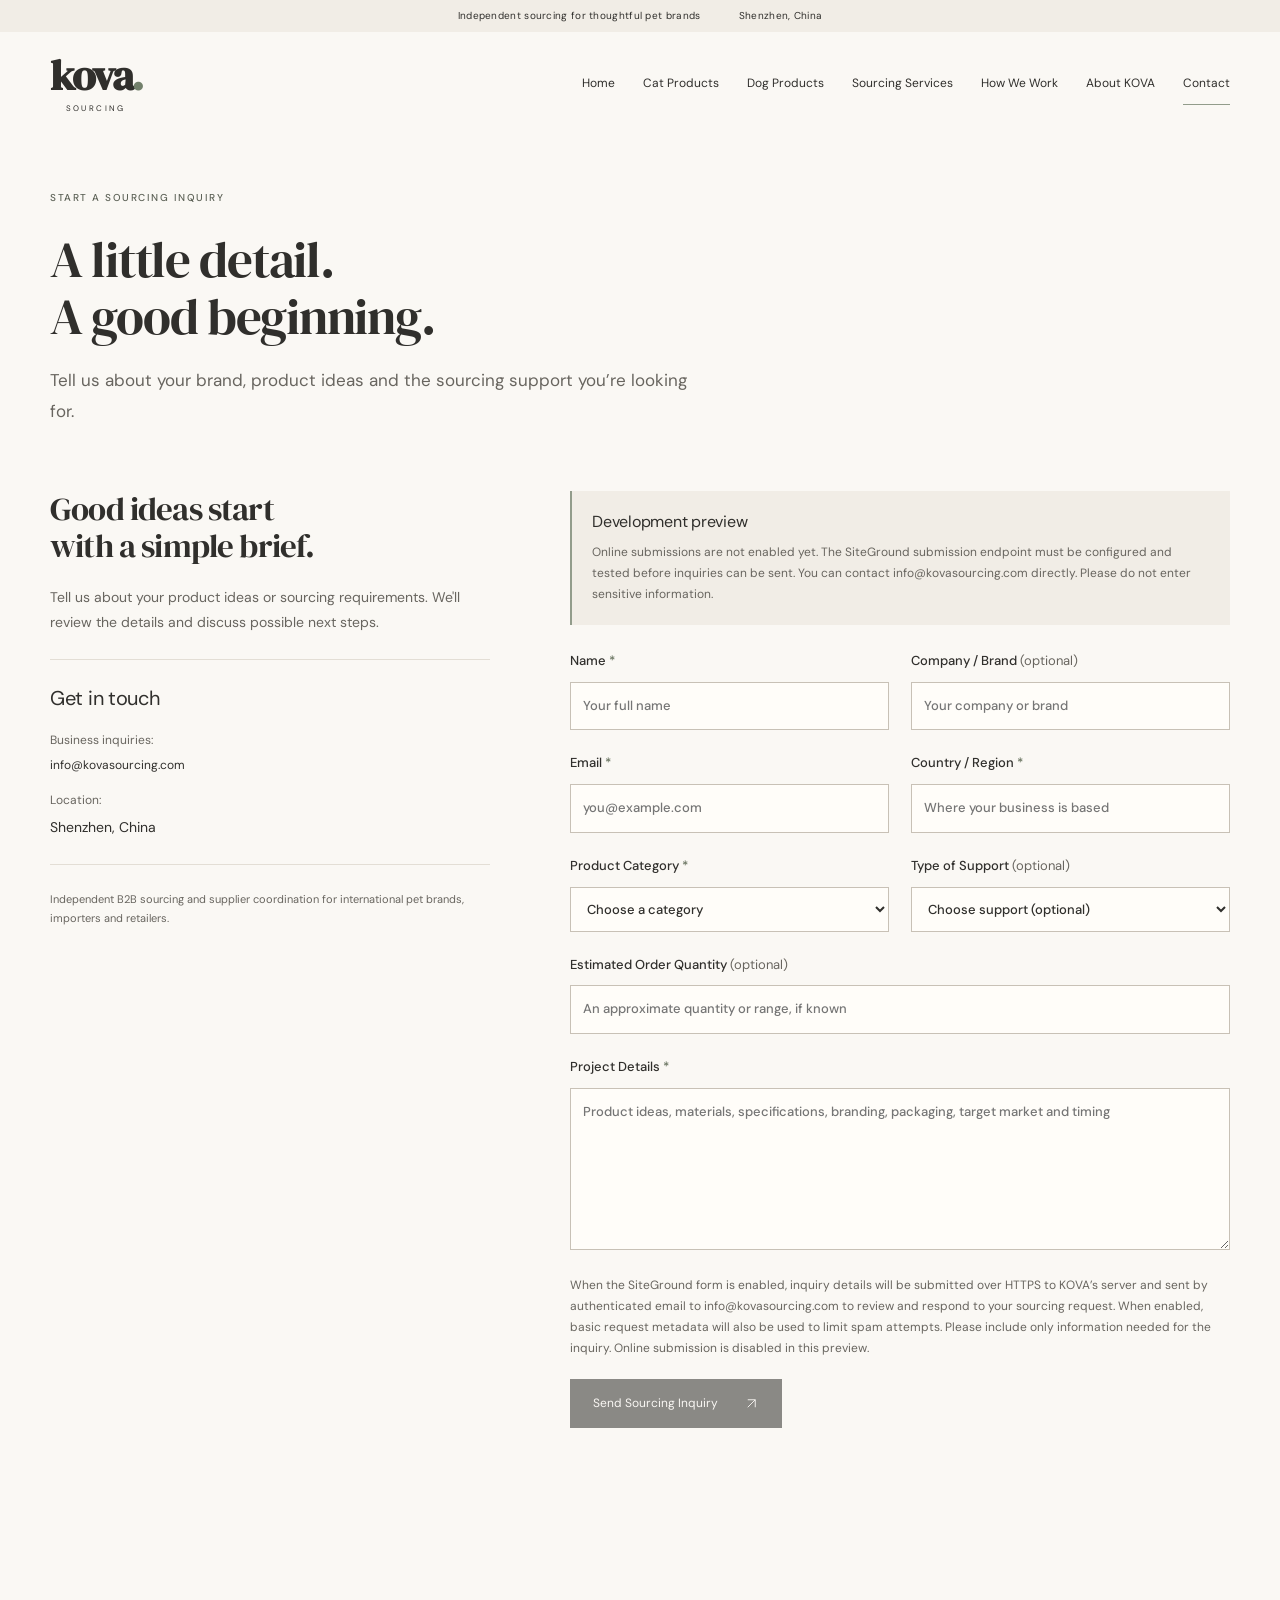
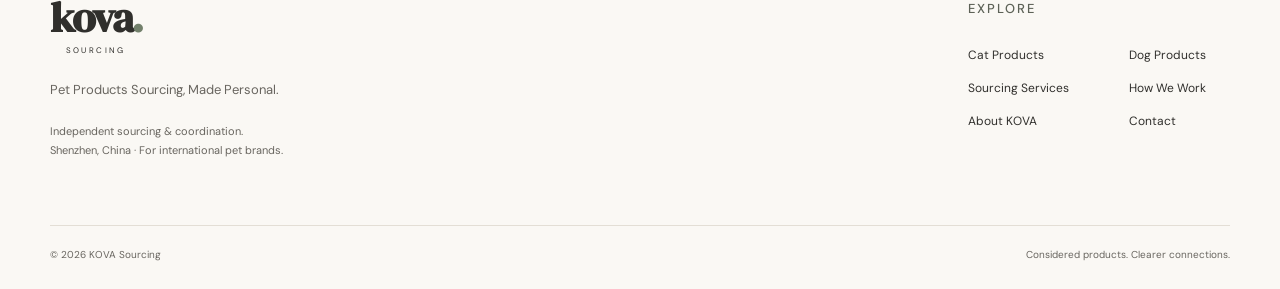
<file: contact.html>
<!doctype html>
<html lang="en" class="contact-page">
<head>
<meta charset="utf-8">
<meta name="viewport" content="width=device-width, initial-scale=1">
<title>Contact | KOVA Sourcing</title>
<meta name="description" content="Discuss your cat and dog product sourcing requirements with KOVA, an independent Shenzhen-based sourcing service. Online inquiry submission is being prepared for launch.">
<link rel="canonical" href="https://kovasourcing.com/contact.html">
<meta property="og:type" content="website">
<meta property="og:title" content="Contact | KOVA Sourcing">
<meta property="og:description" content="Discuss your cat and dog product sourcing requirements with KOVA, an independent Shenzhen-based sourcing service. Online inquiry submission is being prepared for launch.">
<meta property="og:url" content="https://kovasourcing.com/contact.html">
<meta property="og:image" content="https://kovasourcing.com/assets/images/social-card.png">
<meta property="og:image:alt" content="KOVA Sourcing — cat and dog products, Made Personal">
<meta name="theme-color" content="#FAF8F4">
<link rel="icon" href="assets/favicon.svg" type="image/svg+xml">
<link rel="stylesheet" href="assets/styles.css">
<script src="assets/site.js" defer></script>
<link rel="preload" href="assets/fonts/dm-serif-display.ttf" as="font" type="font/ttf" crossorigin="anonymous">
<link rel="preload" href="assets/fonts/dm-sans.ttf" as="font" type="font/ttf" crossorigin="anonymous">
</head>
<body>
<a class="skip" href="#main">Skip to content</a><div class="top-note">Independent sourcing for thoughtful pet brands <span>Shenzhen, China</span>
</div>
<header class="site-header wrap"><a class="logo" href="index.html" aria-label="KOVA Sourcing home">kova<span>.</span><small>SOURCING</small></a><button class="menu-toggle" aria-expanded="false" aria-controls="navigation">Menu <span aria-hidden="true"><svg class="arrow-icon" aria-hidden="true" viewbox="0 0 20 20"><path d="M3 5h14M3 10h14M3 15h14" fill="none" stroke="currentColor" stroke-width="1.2"></path></svg></span></button><nav id="navigation" aria-label="Main navigation"><a href="index.html">Home</a><a href="cat-products.html">Cat Products</a><a href="dog-products.html">Dog Products</a><a href="sourcing-services.html">Sourcing Services</a><a href="how-it-works.html">How We Work</a><a href="about.html">About KOVA</a><a href="contact.html" aria-current="page">Contact</a></nav></header><main id="main"><section class="page-intro wrap"><p class="eyebrow">START A SOURCING INQUIRY</p>
<h1>A little detail.<br>A good beginning.</h1>
<p class="lead">Tell us about your brand, product ideas and the sourcing support you’re looking for.</p></section><section class="wrap contact-layout"><aside><h2>Good ideas start<br>with a simple brief.</h2>
<p>Tell us about your product ideas or sourcing requirements. We'll review the details and discuss possible next steps.</p>
<section class="contact-information" aria-labelledby="get-in-touch"><h3 id="get-in-touch">Get in touch</h3>
<dl>
<dt>Business inquiries:</dt>
<dd class="business-email"><a href="mailto:info@kovasourcing.com">info@kovasourcing.com</a></dd>
<dt>Location:</dt>
<dd>Shenzhen, China</dd>
</dl></section><p class="small">Independent B2B sourcing and supplier coordination for international pet brands, importers and retailers.</p></aside><form id="inquiry-form" method="post" data-endpoint="" aria-describedby="submission-setup privacy-notice">
<div id="submission-setup" class="submission-setup" role="note">
<h3>Development preview</h3>
<p>Online submissions are not enabled yet. The SiteGround submission endpoint must be configured and tested before inquiries can be sent. You can contact info@kovasourcing.com directly. Please do not enter sensitive information.</p>
</div>
<noscript><p>This inquiry form requires JavaScript and a configured submission service.</p></noscript>
<div class="form-grid">
<label>Name <span>*</span><input name="name" autocomplete="name" required maxlength="120" placeholder="Your full name"></label><label>Company / Brand <span class="optional">(optional)</span><input name="company" autocomplete="organization" maxlength="160" placeholder="Your company or brand"></label><label>Email <span>*</span><input name="email" type="email" autocomplete="email" required maxlength="254" placeholder="you@example.com"></label><label>Country / Region <span>*</span><input name="country" autocomplete="country-name" required maxlength="100" placeholder="Where your business is based"></label><label>Product Category <span>*</span><select name="category" id="category" required><option value="">Choose a category</option>
<option>Cat Products</option>
<option>Dog Products</option>
<option>Both</option>
<option>Other / Not Sure</option></select></label><label>Type of Support <span class="optional">(optional)</span><select name="support"><option value="">Choose support (optional)</option>
<option>Supplier Research</option>
<option>OEM/ODM Customization</option>
<option>Sample Coordination</option>
<option>Production Follow-up</option>
<option>Order / Shipment Coordination</option>
<option>Not Sure Yet</option></select></label><p id="selected-category-note" class="full selected-category-note" hidden></p>
<label class="full">Estimated Order Quantity <span class="optional">(optional)</span><input name="quantity" maxlength="120" placeholder="An approximate quantity or range, if known"></label><label class="full">Project Details <span>*</span><textarea name="details" rows="6" required maxlength="6000" placeholder="Product ideas, materials, specifications, branding, packaging, target market and timing"></textarea></label>
</div>
<div class="form-trap" aria-hidden="true"><label>Website<input name="website" type="text" autocomplete="off" tabindex="-1"></label></div>
<p class="privacy" id="privacy-notice">When the SiteGround form is enabled, inquiry details will be submitted over HTTPS to KOVA’s server and sent by authenticated email to info@kovasourcing.com to review and respond to your sourcing request. When enabled, basic request metadata will also be used to limit spam attempts. Please include only information needed for the inquiry. Online submission is disabled in this preview.</p>
<button id="send-inquiry" class="button" type="submit" disabled>Send Sourcing Inquiry <svg class="arrow-icon" aria-hidden="true" viewbox="0 0 20 20" fill="none"><path d="M5 15 15 5M5 5h10v10" stroke="currentColor" stroke-width="1.2"></path></svg></button><p id="form-status" role="status" aria-live="polite" aria-atomic="true"></p>
</form></section></main><footer class="site-footer"><div class="wrap footer-top">
<div>
<a class="logo" href="index.html" aria-label="KOVA Sourcing home">kova<span>.</span><small>SOURCING</small></a><p>Pet Products Sourcing, Made Personal.</p>
<p class="small">Independent sourcing &amp; coordination.<br>Shenzhen, China · For international pet brands.</p>
</div>
<div>
<p class="eyebrow">EXPLORE</p>
<nav aria-label="Footer navigation"><a href="cat-products.html">Cat Products</a><a href="dog-products.html">Dog Products</a><a href="sourcing-services.html">Sourcing Services</a><a href="how-it-works.html">How We Work</a><a href="about.html">About KOVA</a><a href="contact.html">Contact</a></nav>
</div>
</div>
<div class="wrap footer-bottom">
<span>© <span id="year">2026</span> KOVA Sourcing</span><span>Considered products. Clearer connections.</span>
</div></footer>
</body>
</html>
</file>
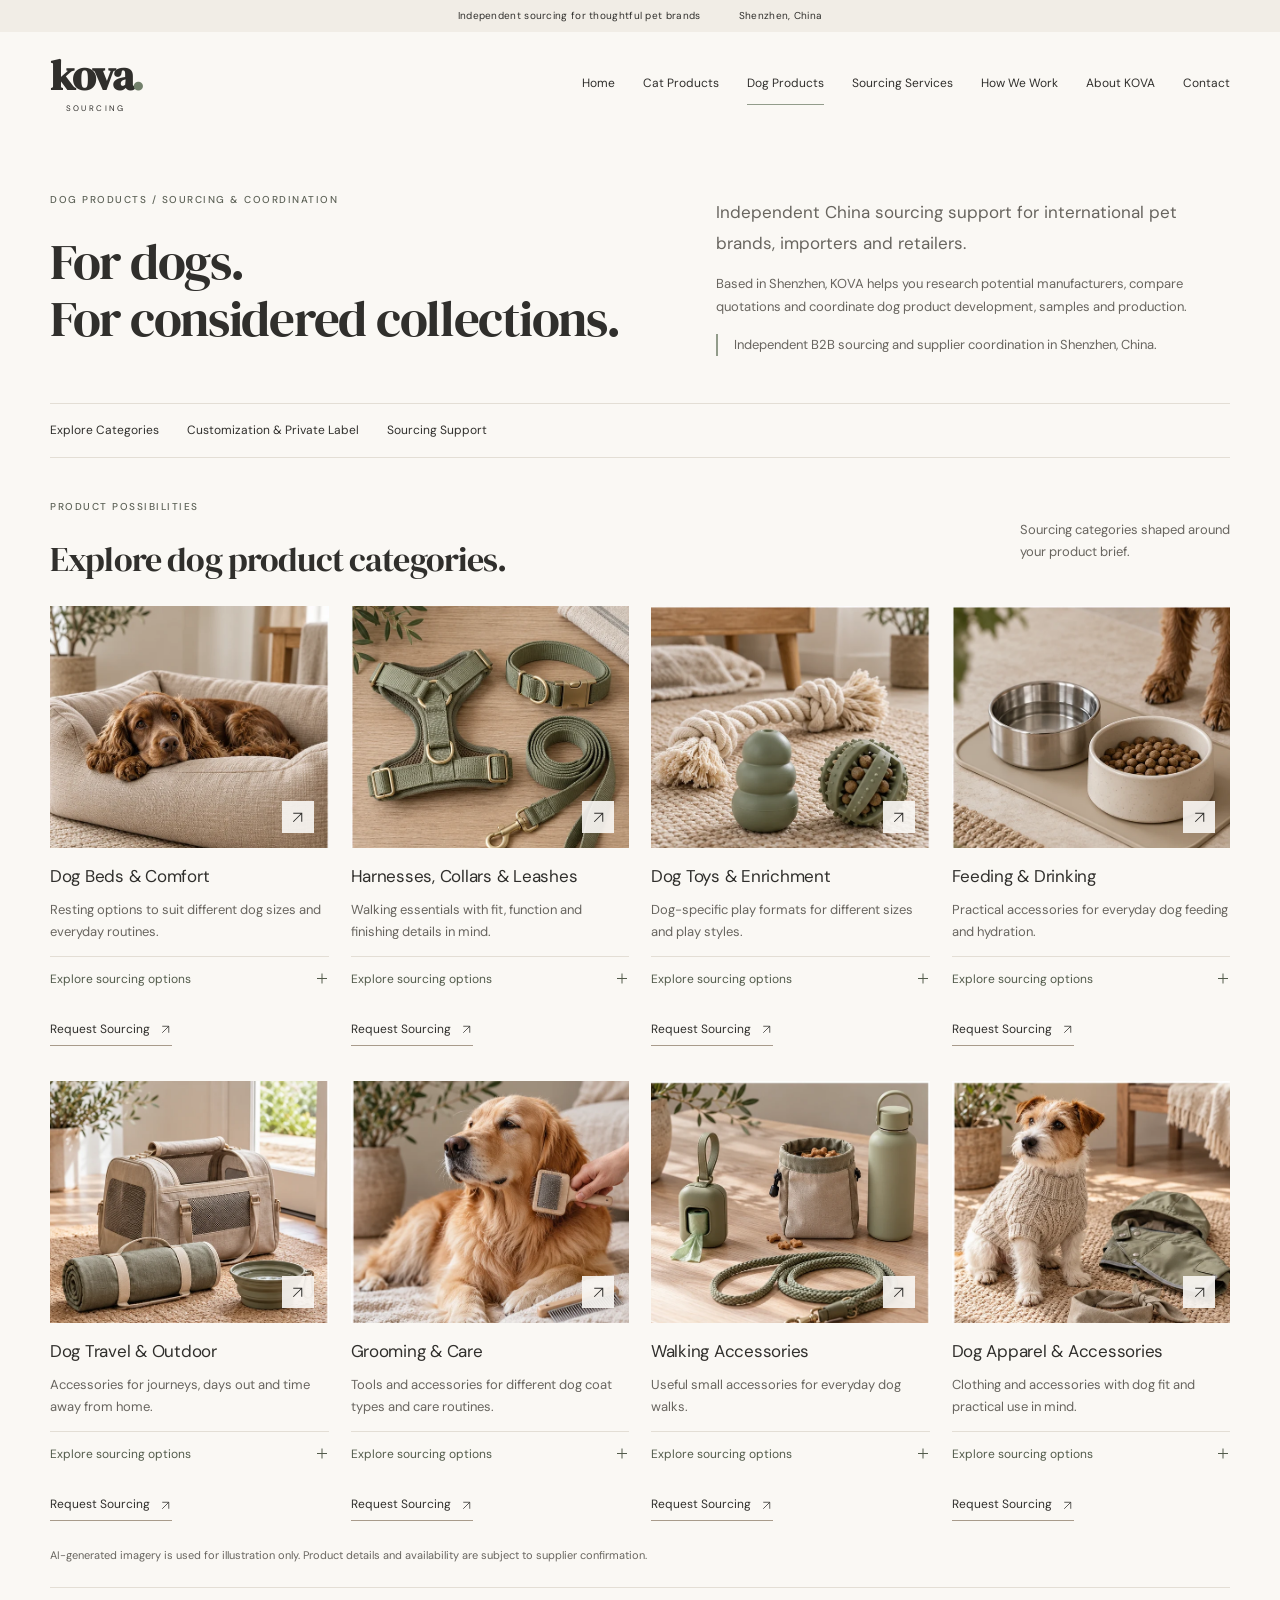
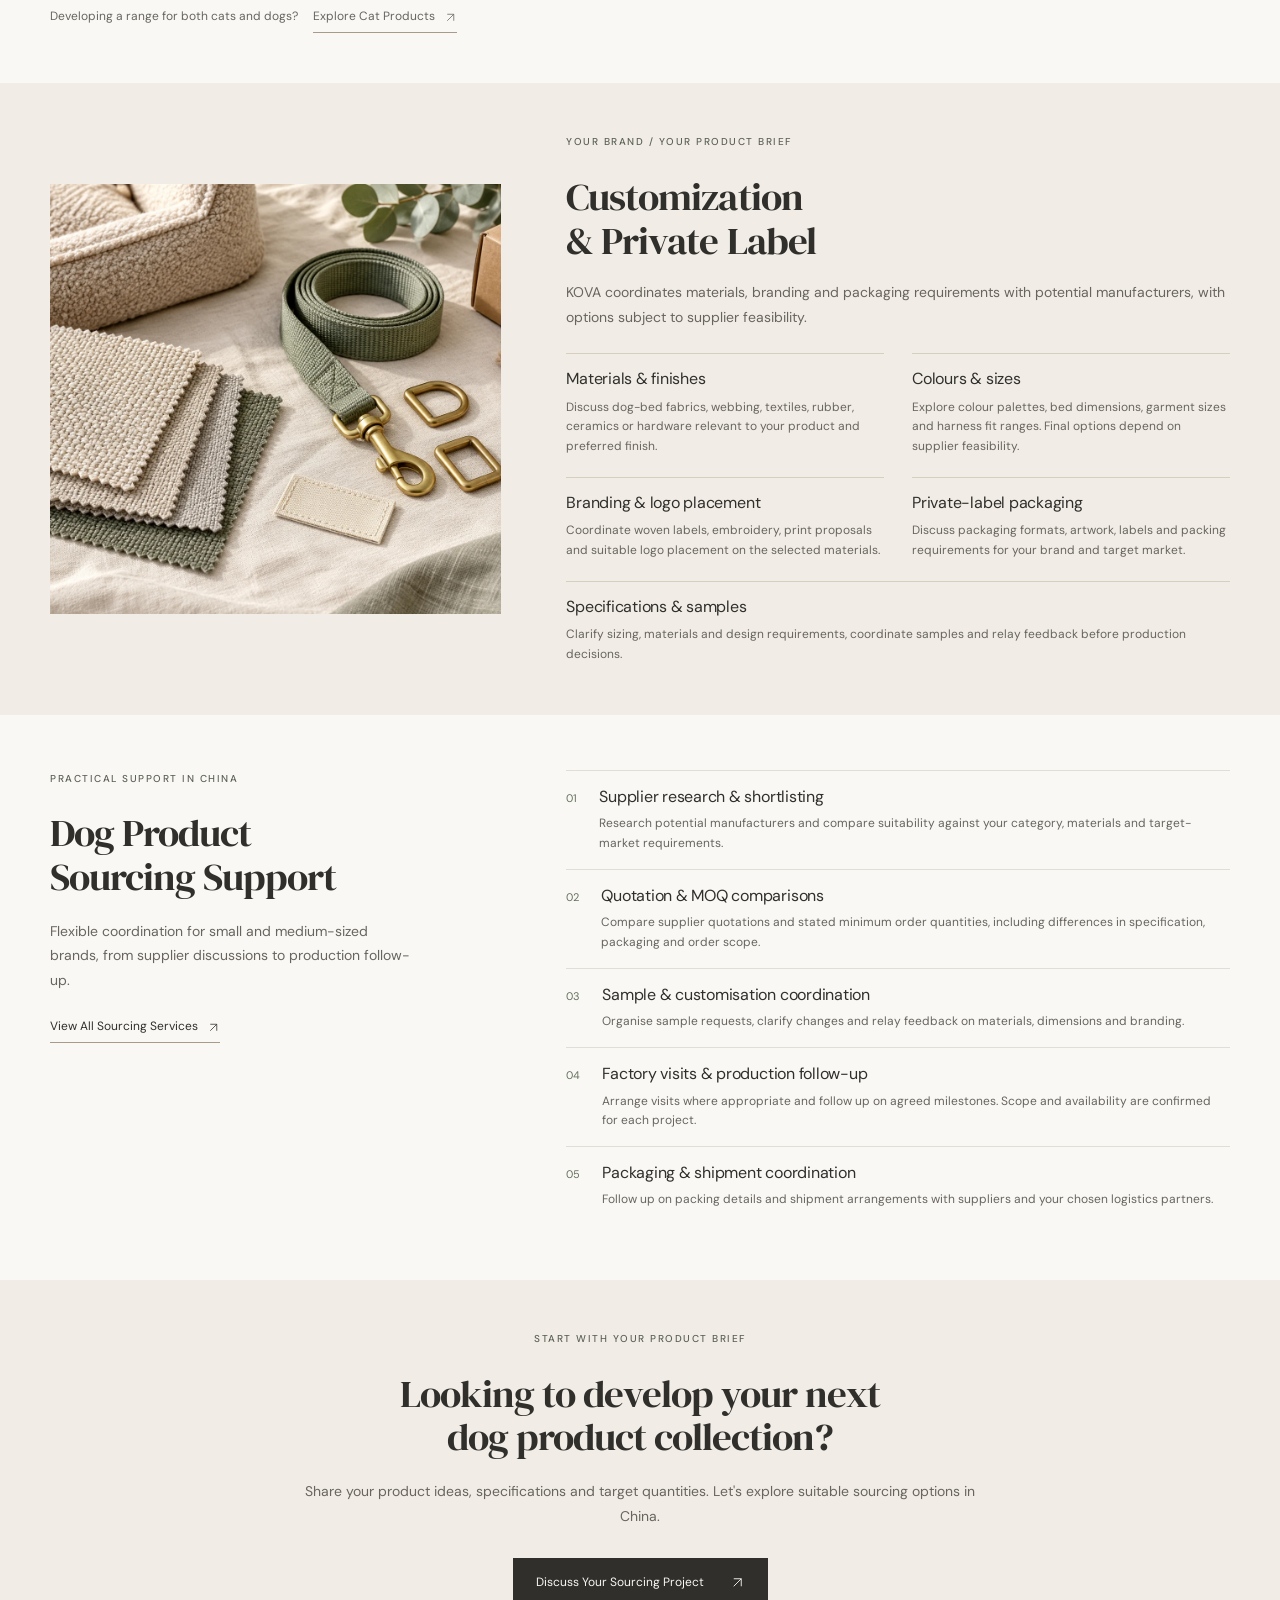
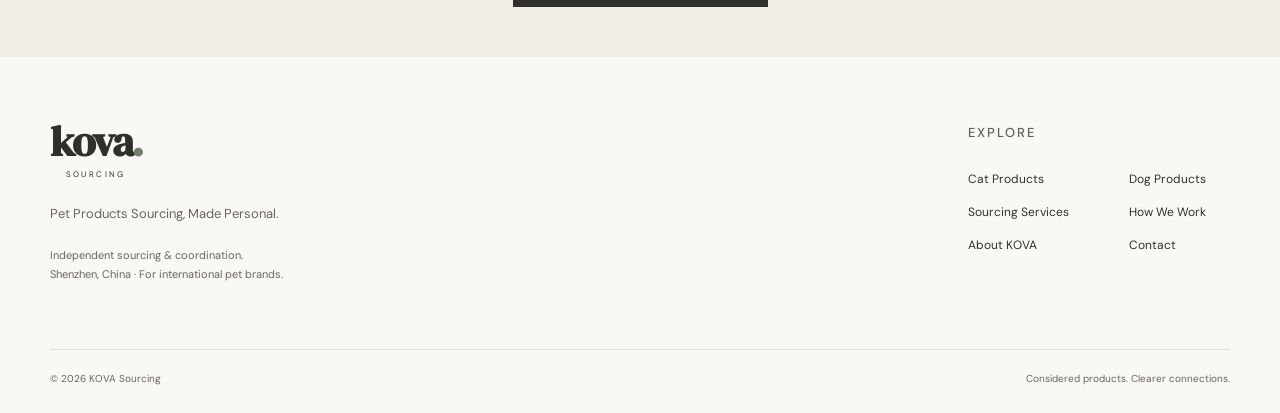
<file: dog-products.html>
<!doctype html>
<html lang="en" class="dog-sourcing-page">
<head>
<meta charset="utf-8">
<meta name="viewport" content="width=device-width, initial-scale=1">
<title>Dog Products | KOVA Sourcing</title>
<meta name="description" content="Explore eight dog product sourcing categories, private-label customisation and supplier coordination with KOVA, an independent China-based service for international pet brands.">
<link rel="canonical" href="https://kovasourcing.com/dog-products.html">
<meta property="og:type" content="website">
<meta property="og:title" content="Dog Products | KOVA Sourcing">
<meta property="og:description" content="Explore eight dog product sourcing categories, private-label customisation and supplier coordination with KOVA, an independent China-based service for international pet brands.">
<meta property="og:url" content="https://kovasourcing.com/dog-products.html">
<meta property="og:image" content="https://kovasourcing.com/assets/images/social-card.png">
<meta property="og:image:alt" content="KOVA Sourcing — cat and dog products, Made Personal">
<meta name="theme-color" content="#FAF8F4">
<link rel="icon" href="assets/favicon.svg" type="image/svg+xml">
<link rel="stylesheet" href="assets/styles.css">
<script src="assets/site.js" defer></script>
<link rel="preload" href="assets/fonts/dm-serif-display.ttf" as="font" type="font/ttf" crossorigin="anonymous">
<link rel="preload" href="assets/fonts/dm-sans.ttf" as="font" type="font/ttf" crossorigin="anonymous">
</head>
<body>
<a class="skip" href="#main">Skip to content</a><div class="top-note">Independent sourcing for thoughtful pet brands <span>Shenzhen, China</span>
</div>
<header class="site-header wrap"><a class="logo" href="index.html" aria-label="KOVA Sourcing home">kova<span>.</span><small>SOURCING</small></a><button class="menu-toggle" aria-expanded="false" aria-controls="navigation">Menu <span aria-hidden="true"><svg class="arrow-icon" aria-hidden="true" viewbox="0 0 20 20"><path d="M3 5h14M3 10h14M3 15h14" fill="none" stroke="currentColor" stroke-width="1.2"></path></svg></span></button><nav id="navigation" aria-label="Main navigation"><a href="index.html">Home</a><a href="cat-products.html">Cat Products</a><a href="dog-products.html" aria-current="page">Dog Products</a><a href="sourcing-services.html">Sourcing Services</a><a href="how-it-works.html">How We Work</a><a href="about.html">About KOVA</a><a href="contact.html">Contact</a></nav></header><main id="main"><section class="wrap dog-intro"><div>
<p class="eyebrow">DOG PRODUCTS / SOURCING &amp; COORDINATION</p>
<h1>For dogs.<br>For considered collections.</h1>
</div>
<div class="dog-intro-copy">
<p class="lead">Independent China sourcing support for international pet brands, importers and retailers.</p>
<p>Based in Shenzhen, KOVA helps you research potential manufacturers, compare quotations and coordinate dog product development, samples and production.</p>
<p class="dog-position-note">Independent B2B sourcing and supplier coordination in Shenzhen, China.</p>
</div></section><nav class="wrap dog-page-nav" aria-label="On this page"><a href="#dog-categories">Explore Categories</a><a href="#dog-customisation">Customization &amp; Private Label</a><a href="#dog-support">Sourcing Support</a></nav><section id="dog-categories" class="wrap dog-catalog"><div class="section-head">
<div>
<p class="eyebrow">PRODUCT POSSIBILITIES</p>
<h2>Explore dog product categories.</h2>
</div>
<p>Sourcing categories shaped around<br>your product brief.</p>
</div>
<div class="category-grid">
<article class="category-card"><a class="category-image" href="contact.html?category=Dog%20Beds" aria-label="Discuss sourcing for Dog Beds &amp; Comfort"><div class="photo-tile dog-category-photo dog-panel-a0" role="img" aria-label="AI-generated dog-specific concept illustrating Dog Beds &amp; Comfort"></div>
<span class="image-arrow" aria-hidden="true"><svg class="arrow-icon" aria-hidden="true" viewbox="0 0 20 20" fill="none"><path d="M5 15 15 5M5 5h10v10" stroke="currentColor" stroke-width="1.2"></path></svg></span></a><div class="category-copy">
<h3>Dog Beds &amp; Comfort</h3>
<p>Resting options to suit different dog sizes and everyday routines.</p>
<details class="sourcing-details dog-card-options"><summary>Explore sourcing options <span class="options-indicator" aria-hidden="true"></span></summary><dl>
<dt>Product options:</dt>
<dd>Bolster beds, flat cushions, crate mats and removable covers.</dd>
<dt>Customization to discuss:</dt>
<dd>Bouclé, cotton or linen-look fabrics; filling, sizes, cover colours, embroidery, labels and packaging.</dd>
</dl></details><a class="text-link" href="contact.html?category=Dog%20Beds">Request Sourcing <svg class="arrow-icon" aria-hidden="true" viewbox="0 0 20 20" fill="none"><path d="M5 15 15 5M5 5h10v10" stroke="currentColor" stroke-width="1.2"></path></svg></a>
</div></article><article class="category-card"><a class="category-image" href="contact.html?category=Collars%2C%20Harnesses%20%26%20Leashes" aria-label="Discuss sourcing for Harnesses, Collars &amp; Leashes"><div class="photo-tile dog-category-photo dog-panel-a1" role="img" aria-label="AI-generated dog-specific concept illustrating Harnesses, Collars &amp; Leashes"></div>
<span class="image-arrow" aria-hidden="true"><svg class="arrow-icon" aria-hidden="true" viewbox="0 0 20 20" fill="none"><path d="M5 15 15 5M5 5h10v10" stroke="currentColor" stroke-width="1.2"></path></svg></span></a><div class="category-copy">
<h3>Harnesses, Collars &amp; Leashes</h3>
<p>Walking essentials with fit, function and finishing details in mind.</p>
<details class="sourcing-details dog-card-options"><summary>Explore sourcing options <span class="options-indicator" aria-hidden="true"></span></summary><dl>
<dt>Product options:</dt>
<dd>Adjustable collars, dog harnesses, standard leads and coordinated walking sets.</dd>
<dt>Customization to discuss:</dt>
<dd>Nylon or polyester webbing; fit ranges, widths, lengths, colourways, hardware finishes and labels.</dd>
</dl></details><a class="text-link" href="contact.html?category=Collars%2C%20Harnesses%20%26%20Leashes">Request Sourcing <svg class="arrow-icon" aria-hidden="true" viewbox="0 0 20 20" fill="none"><path d="M5 15 15 5M5 5h10v10" stroke="currentColor" stroke-width="1.2"></path></svg></a>
</div></article><article class="category-card"><a class="category-image" href="contact.html?category=Dog%20Toys%20%26%20Enrichment" aria-label="Discuss sourcing for Dog Toys &amp; Enrichment"><div class="photo-tile dog-category-photo dog-panel-a2" role="img" aria-label="AI-generated dog-specific concept illustrating Dog Toys &amp; Enrichment"></div>
<span class="image-arrow" aria-hidden="true"><svg class="arrow-icon" aria-hidden="true" viewbox="0 0 20 20" fill="none"><path d="M5 15 15 5M5 5h10v10" stroke="currentColor" stroke-width="1.2"></path></svg></span></a><div class="category-copy">
<h3>Dog Toys &amp; Enrichment</h3>
<p>Dog-specific play formats for different sizes and play styles.</p>
<details class="sourcing-details dog-card-options"><summary>Explore sourcing options <span class="options-indicator" aria-hidden="true"></span></summary><dl>
<dt>Product options:</dt>
<dd>Rope tug toys, chew toys, fetch toys and enrichment formats.</dd>
<dt>Customization to discuss:</dt>
<dd>Cotton rope, rubber or textiles; toy sizes, textures, colours, set combinations and packaging.</dd>
</dl></details><a class="text-link" href="contact.html?category=Dog%20Toys%20%26%20Enrichment">Request Sourcing <svg class="arrow-icon" aria-hidden="true" viewbox="0 0 20 20" fill="none"><path d="M5 15 15 5M5 5h10v10" stroke="currentColor" stroke-width="1.2"></path></svg></a>
</div></article><article class="category-card"><a class="category-image" href="contact.html?category=Dog%20Feeding%20Accessories" aria-label="Discuss sourcing for Feeding &amp; Drinking"><div class="photo-tile dog-category-photo dog-panel-a3" role="img" aria-label="AI-generated dog-specific concept illustrating Feeding &amp; Drinking"></div>
<span class="image-arrow" aria-hidden="true"><svg class="arrow-icon" aria-hidden="true" viewbox="0 0 20 20" fill="none"><path d="M5 15 15 5M5 5h10v10" stroke="currentColor" stroke-width="1.2"></path></svg></span></a><div class="category-copy">
<h3>Feeding &amp; Drinking</h3>
<p>Practical accessories for everyday dog feeding and hydration.</p>
<details class="sourcing-details dog-card-options"><summary>Explore sourcing options <span class="options-indicator" aria-hidden="true"></span></summary><dl>
<dt>Product options:</dt>
<dd>Food and water bowls, feeding mats, slow-feeding bowls and travel dishes.</dd>
<dt>Customization to discuss:</dt>
<dd>Ceramic, stainless steel or silicone; capacities, mat sizes, colours, suitable branding and packaging.</dd>
</dl></details><a class="text-link" href="contact.html?category=Dog%20Feeding%20Accessories">Request Sourcing <svg class="arrow-icon" aria-hidden="true" viewbox="0 0 20 20" fill="none"><path d="M5 15 15 5M5 5h10v10" stroke="currentColor" stroke-width="1.2"></path></svg></a>
</div></article><article class="category-card"><a class="category-image" href="contact.html?category=Dog%20Travel%20Accessories" aria-label="Discuss sourcing for Dog Travel &amp; Outdoor"><div class="photo-tile dog-category-photo dog-panel-b0" role="img" aria-label="AI-generated dog-specific concept illustrating Dog Travel &amp; Outdoor"></div>
<span class="image-arrow" aria-hidden="true"><svg class="arrow-icon" aria-hidden="true" viewbox="0 0 20 20" fill="none"><path d="M5 15 15 5M5 5h10v10" stroke="currentColor" stroke-width="1.2"></path></svg></span></a><div class="category-copy">
<h3>Dog Travel &amp; Outdoor</h3>
<p>Accessories for journeys, days out and time away from home.</p>
<details class="sourcing-details dog-card-options"><summary>Explore sourcing options <span class="options-indicator" aria-hidden="true"></span></summary><dl>
<dt>Product options:</dt>
<dd>Dog carriers, travel mats, vehicle seat covers and collapsible bowls.</dd>
<dt>Customization to discuss:</dt>
<dd>Canvas, polyester, mesh or water-resistant textiles; sizes, straps, pockets, colours and labels.</dd>
</dl></details><a class="text-link" href="contact.html?category=Dog%20Travel%20Accessories">Request Sourcing <svg class="arrow-icon" aria-hidden="true" viewbox="0 0 20 20" fill="none"><path d="M5 15 15 5M5 5h10v10" stroke="currentColor" stroke-width="1.2"></path></svg></a>
</div></article><article class="category-card"><a class="category-image" href="contact.html?category=Dog%20Grooming%20%26%20Care" aria-label="Discuss sourcing for Grooming &amp; Care"><div class="photo-tile dog-category-photo dog-panel-b1" role="img" aria-label="AI-generated dog-specific concept illustrating Grooming &amp; Care"></div>
<span class="image-arrow" aria-hidden="true"><svg class="arrow-icon" aria-hidden="true" viewbox="0 0 20 20" fill="none"><path d="M5 15 15 5M5 5h10v10" stroke="currentColor" stroke-width="1.2"></path></svg></span></a><div class="category-copy">
<h3>Grooming &amp; Care</h3>
<p>Tools and accessories for different dog coat types and care routines.</p>
<details class="sourcing-details dog-card-options"><summary>Explore sourcing options <span class="options-indicator" aria-hidden="true"></span></summary><dl>
<dt>Product options:</dt>
<dd>Slicker brushes, combs, grooming mitts and drying towels.</dd>
<dt>Customization to discuss:</dt>
<dd>Wood or polymer handles, stainless steel, silicone or microfibre; tool styles, finishes, labels and sets.</dd>
</dl></details><a class="text-link" href="contact.html?category=Dog%20Grooming%20%26%20Care">Request Sourcing <svg class="arrow-icon" aria-hidden="true" viewbox="0 0 20 20" fill="none"><path d="M5 15 15 5M5 5h10v10" stroke="currentColor" stroke-width="1.2"></path></svg></a>
</div></article><article class="category-card"><a class="category-image" href="contact.html?category=Other%20/%20Not%20sure%20yet" aria-label="Discuss sourcing for Walking Accessories"><div class="photo-tile dog-category-photo dog-panel-b2" role="img" aria-label="AI-generated dog-specific concept illustrating Walking Accessories"></div>
<span class="image-arrow" aria-hidden="true"><svg class="arrow-icon" aria-hidden="true" viewbox="0 0 20 20" fill="none"><path d="M5 15 15 5M5 5h10v10" stroke="currentColor" stroke-width="1.2"></path></svg></span></a><div class="category-copy">
<h3>Walking Accessories</h3>
<p>Useful small accessories for everyday dog walks.</p>
<details class="sourcing-details dog-card-options"><summary>Explore sourcing options <span class="options-indicator" aria-hidden="true"></span></summary><dl>
<dt>Product options:</dt>
<dd>Waste-bag holders, treat pouches, portable water bottles and walking bags.</dd>
<dt>Customization to discuss:</dt>
<dd>Woven fabric, silicone or suitable plastics; pouch sizes, closures, clips, colours, branding and packaging.</dd>
</dl></details><a class="text-link" href="contact.html?category=Other%20/%20Not%20sure%20yet">Request Sourcing <svg class="arrow-icon" aria-hidden="true" viewbox="0 0 20 20" fill="none"><path d="M5 15 15 5M5 5h10v10" stroke="currentColor" stroke-width="1.2"></path></svg></a>
</div></article><article class="category-card"><a class="category-image" href="contact.html?category=Other%20/%20Not%20sure%20yet" aria-label="Discuss sourcing for Dog Apparel &amp; Accessories"><div class="photo-tile dog-category-photo dog-panel-b3" role="img" aria-label="AI-generated dog-specific concept illustrating Dog Apparel &amp; Accessories"></div>
<span class="image-arrow" aria-hidden="true"><svg class="arrow-icon" aria-hidden="true" viewbox="0 0 20 20" fill="none"><path d="M5 15 15 5M5 5h10v10" stroke="currentColor" stroke-width="1.2"></path></svg></span></a><div class="category-copy">
<h3>Dog Apparel &amp; Accessories</h3>
<p>Clothing and accessories with dog fit and practical use in mind.</p>
<details class="sourcing-details dog-card-options"><summary>Explore sourcing options <span class="options-indicator" aria-hidden="true"></span></summary><dl>
<dt>Product options:</dt>
<dd>Dog jumpers, raincoats, bandanas and seasonal accessories.</dd>
<dt>Customization to discuss:</dt>
<dd>Knit fabrics or weather-resistant textiles; size grading, fastening options, colours, labels and packaging.</dd>
</dl></details><a class="text-link" href="contact.html?category=Other%20/%20Not%20sure%20yet">Request Sourcing <svg class="arrow-icon" aria-hidden="true" viewbox="0 0 20 20" fill="none"><path d="M5 15 15 5M5 5h10v10" stroke="currentColor" stroke-width="1.2"></path></svg></a>
</div></article>
</div>
<p class="asset-note">AI-generated imagery is used for illustration only. Product details and availability are subject to supplier confirmation.</p>
<p class="dog-range-link">Developing a range for both cats and dogs? <a class="text-link" href="cat-products.html">Explore Cat Products <svg class="arrow-icon" aria-hidden="true" viewbox="0 0 20 20" fill="none"><path d="M5 15 15 5M5 5h10v10" stroke="currentColor" stroke-width="1.2"></path></svg></a></p></section><section id="dog-customisation" class="dog-customisation-band"><div class="wrap dog-customisation-layout">
<div class="dog-customisation-art">
<div class="photo-tile dog-materials-photo" role="img" aria-label="AI-generated dog-bed fabric, harness webbing, hardware and blank private-label packaging samples"></div>
</div>
<div>
<p class="eyebrow">YOUR BRAND / YOUR PRODUCT BRIEF</p>
<h2>Customization<br>&amp; Private Label</h2>
<p class="dog-customisation-lead">KOVA coordinates materials, branding and packaging requirements with potential manufacturers, with options subject to supplier feasibility.</p>
<div class="dog-options">
<article><h3>Materials &amp; finishes</h3>
<p>Discuss dog-bed fabrics, webbing, textiles, rubber, ceramics or hardware relevant to your product and preferred finish.</p></article><article><h3>Colours &amp; sizes</h3>
<p>Explore colour palettes, bed dimensions, garment sizes and harness fit ranges. Final options depend on supplier feasibility.</p></article><article><h3>Branding &amp; logo placement</h3>
<p>Coordinate woven labels, embroidery, print proposals and suitable logo placement on the selected materials.</p></article><article><h3>Private-label packaging</h3>
<p>Discuss packaging formats, artwork, labels and packing requirements for your brand and target market.</p></article><article><h3>Specifications &amp; samples</h3>
<p>Clarify sizing, materials and design requirements, coordinate samples and relay feedback before production decisions.</p></article>
</div>
</div>
</div></section><section id="dog-support" class="wrap dog-support-layout"><div>
<p class="eyebrow">PRACTICAL SUPPORT IN CHINA</p>
<h2>Dog Product<br>Sourcing Support</h2>
<p>Flexible coordination for small and medium-sized brands, from supplier discussions to production follow-up.</p>
<a class="text-link" href="sourcing-services.html">View All Sourcing Services <svg class="arrow-icon" aria-hidden="true" viewbox="0 0 20 20" fill="none"><path d="M5 15 15 5M5 5h10v10" stroke="currentColor" stroke-width="1.2"></path></svg></a>
</div>
<ol class="dog-support-list">
<li>
<span>01</span><div>
<h3>Supplier research &amp; shortlisting</h3>
<p>Research potential manufacturers and compare suitability against your category, materials and target-market requirements.</p>
</div>
</li>
<li>
<span>02</span><div>
<h3>Quotation &amp; MOQ comparisons</h3>
<p>Compare supplier quotations and stated minimum order quantities, including differences in specification, packaging and order scope.</p>
</div>
</li>
<li>
<span>03</span><div>
<h3>Sample &amp; customisation coordination</h3>
<p>Organise sample requests, clarify changes and relay feedback on materials, dimensions and branding.</p>
</div>
</li>
<li>
<span>04</span><div>
<h3>Factory visits &amp; production follow-up</h3>
<p>Arrange visits where appropriate and follow up on agreed milestones. Scope and availability are confirmed for each project.</p>
</div>
</li>
<li>
<span>05</span><div>
<h3>Packaging &amp; shipment coordination</h3>
<p>Follow up on packing details and shipment arrangements with suppliers and your chosen logistics partners.</p>
</div>
</li>
</ol></section><section class="final-cta dog-closing"><div class="wrap">
<p class="eyebrow">START WITH YOUR PRODUCT BRIEF</p>
<h2>Looking to develop your next<br>dog product collection?</h2>
<p>Share your product ideas, specifications and target quantities. Let's explore suitable sourcing options in China.</p>
<a class="button dark" href="contact.html">Discuss Your Sourcing Project <svg class="arrow-icon" aria-hidden="true" viewbox="0 0 20 20" fill="none"><path d="M5 15 15 5M5 5h10v10" stroke="currentColor" stroke-width="1.2"></path></svg></a>
</div></section></main><footer class="site-footer"><div class="wrap footer-top">
<div>
<a class="logo" href="index.html" aria-label="KOVA Sourcing home">kova<span>.</span><small>SOURCING</small></a><p>Pet Products Sourcing, Made Personal.</p>
<p class="small">Independent sourcing &amp; coordination.<br>Shenzhen, China · For international pet brands.</p>
</div>
<div>
<p class="eyebrow">EXPLORE</p>
<nav aria-label="Footer navigation"><a href="cat-products.html">Cat Products</a><a href="dog-products.html">Dog Products</a><a href="sourcing-services.html">Sourcing Services</a><a href="how-it-works.html">How We Work</a><a href="about.html">About KOVA</a><a href="contact.html">Contact</a></nav>
</div>
</div>
<div class="wrap footer-bottom">
<span>© <span id="year">2026</span> KOVA Sourcing</span><span>Considered products. Clearer connections.</span>
</div></footer>
</body>
</html>
</file>
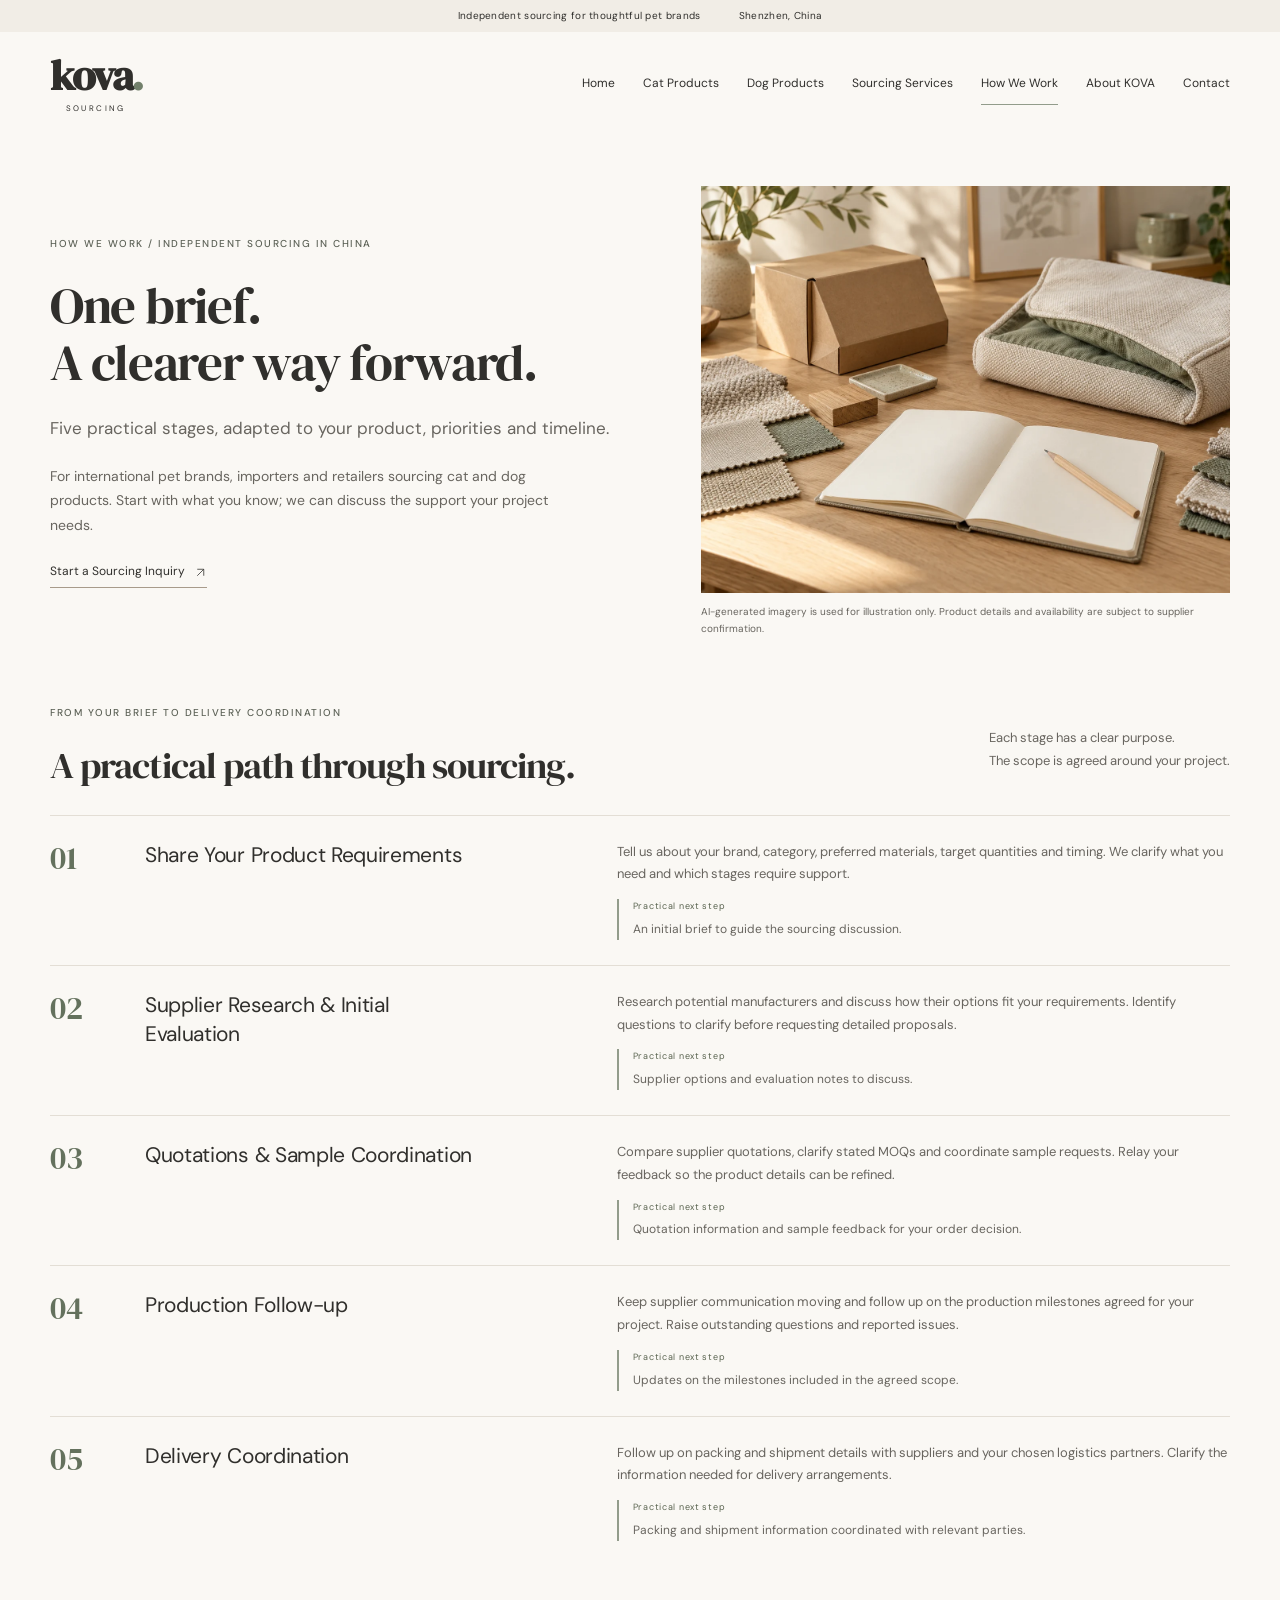
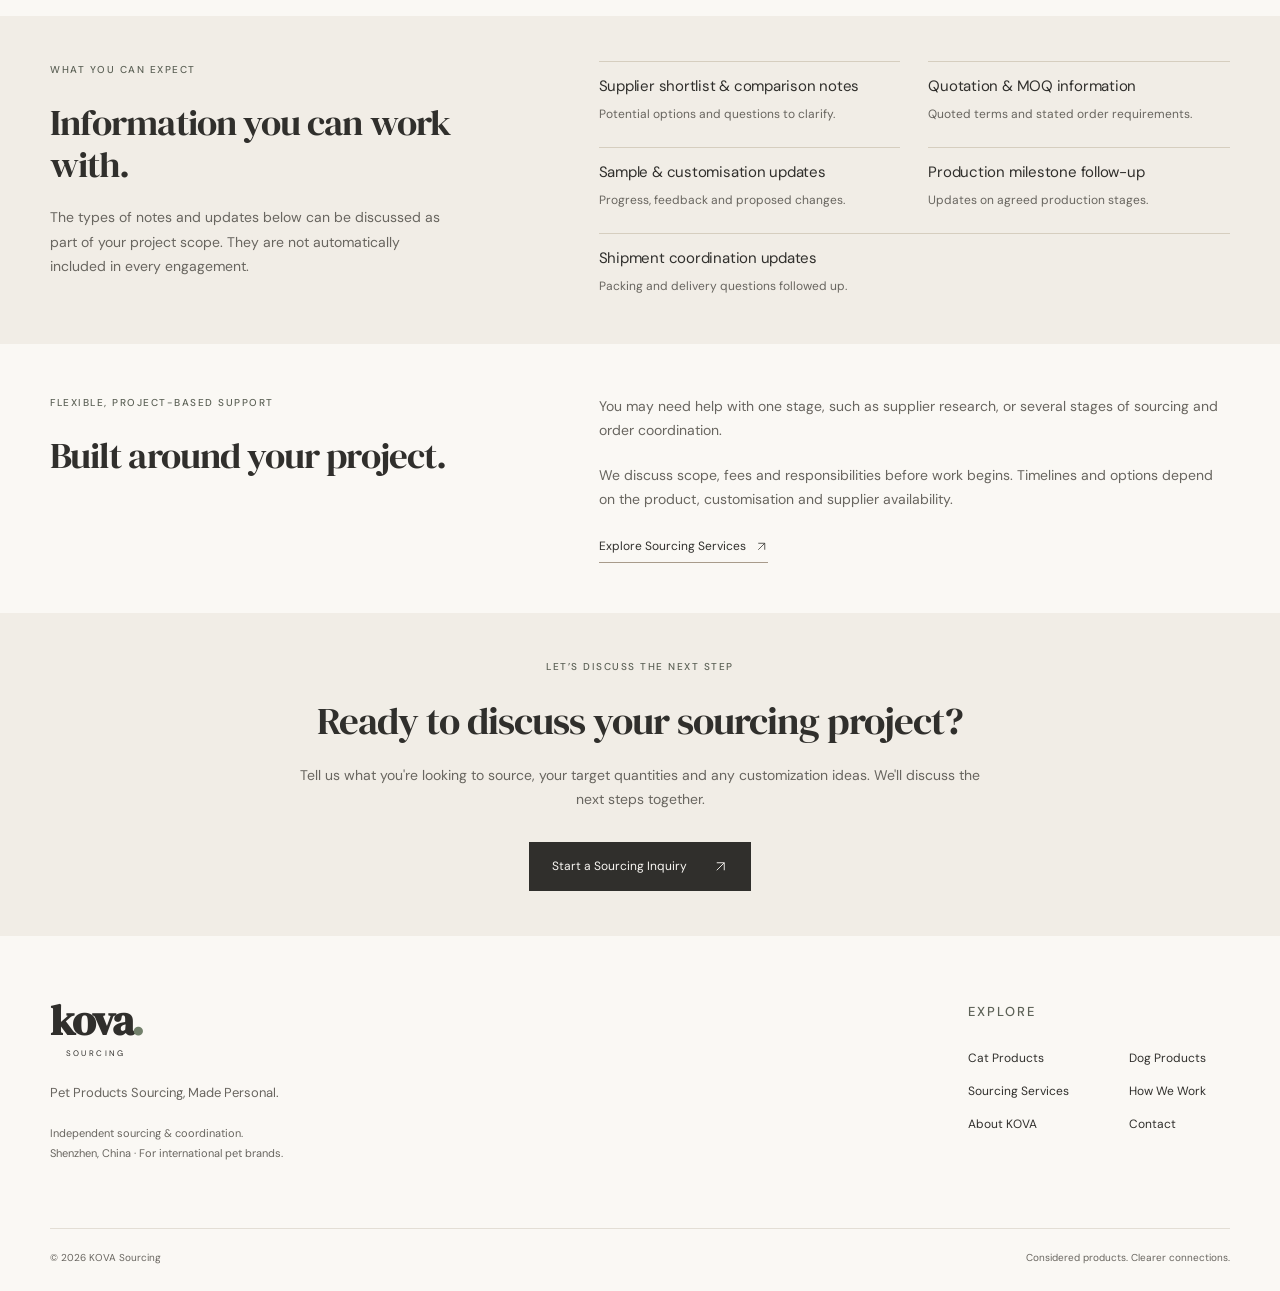
<file: how-it-works.html>
<!doctype html>
<html lang="en" class="work-page">
<head>
<meta charset="utf-8">
<meta name="viewport" content="width=device-width, initial-scale=1">
<title>How We Work | KOVA Sourcing</title>
<meta name="description" content="Five practical sourcing stages with KOVA, from your pet product brief to supplier research, samples, production follow-up and delivery coordination. Flexible project-based support in China.">
<link rel="canonical" href="https://kovasourcing.com/how-it-works.html">
<meta property="og:type" content="website">
<meta property="og:title" content="How We Work | KOVA Sourcing">
<meta property="og:description" content="Five practical sourcing stages with KOVA, from your pet product brief to supplier research, samples, production follow-up and delivery coordination. Flexible project-based support in China.">
<meta property="og:url" content="https://kovasourcing.com/how-it-works.html">
<meta property="og:image" content="https://kovasourcing.com/assets/images/social-card.png">
<meta property="og:image:alt" content="KOVA Sourcing — cat and dog products, Made Personal">
<meta name="theme-color" content="#FAF8F4">
<link rel="icon" href="assets/favicon.svg" type="image/svg+xml">
<link rel="stylesheet" href="assets/styles.css">
<script src="assets/site.js" defer></script><link rel="preload" href="assets/fonts/dm-serif-display.ttf" as="font" type="font/ttf" crossorigin="anonymous">
<link rel="preload" href="assets/fonts/dm-sans.ttf" as="font" type="font/ttf" crossorigin="anonymous">
</head>
<body>
<a class="skip" href="#main">Skip to content</a><div class="top-note">Independent sourcing for thoughtful pet brands <span>Shenzhen, China</span>
</div>
<header class="site-header wrap"><a class="logo" href="index.html" aria-label="KOVA Sourcing home">kova<span>.</span><small>SOURCING</small></a><button class="menu-toggle" aria-expanded="false" aria-controls="navigation">Menu <span aria-hidden="true"><svg class="arrow-icon" aria-hidden="true" viewbox="0 0 20 20"><path d="M3 5h14M3 10h14M3 15h14" fill="none" stroke="currentColor" stroke-width="1.2"></path></svg></span></button><nav id="navigation" aria-label="Main navigation"><a href="index.html">Home</a><a href="cat-products.html">Cat Products</a><a href="dog-products.html">Dog Products</a><a href="sourcing-services.html">Sourcing Services</a><a href="how-it-works.html" aria-current="page">How We Work</a><a href="about.html">About KOVA</a><a href="contact.html">Contact</a></nav></header><main id="main"><section class="wrap work-hero"><div>
<p class="eyebrow">HOW WE WORK / INDEPENDENT SOURCING IN CHINA</p>
<h1>One brief.<br>A clearer way forward.</h1>
<p class="lead">Five practical stages, adapted to your product, priorities and timeline.</p>
<p>For international pet brands, importers and retailers sourcing cat and dog products. Start with what you know; we can discuss the support your project needs.</p>
<a class="text-link" href="contact.html">Start a Sourcing Inquiry <svg class="arrow-icon" aria-hidden="true" viewbox="0 0 20 20" fill="none"><path d="M5 15 15 5M5 5h10v10" stroke="currentColor" stroke-width="1.2"></path></svg></a>
</div>
<figure><img src="assets/images/how-we-work/brief-workspace.webp" width="1536" height="1024" alt="AI-generated concept of a blank product brief notebook, neutral fabric swatches and packaging samples on a light oak desk" fetchpriority="high"><figcaption>AI-generated imagery is used for illustration only. Product details and availability are subject to supplier confirmation.</figcaption></figure></section><section class="wrap work-process"><div class="section-head">
<div>
<p class="eyebrow">FROM YOUR BRIEF TO DELIVERY COORDINATION</p>
<h2>A practical path through sourcing.</h2>
</div>
<p>Each stage has a clear purpose.<br>The scope is agreed around your project.</p>
</div>
<ol class="work-timeline">
<li>
<span class="work-step-number">01</span><h3>Share Your Product Requirements</h3>
<div>
<p>Tell us about your brand, category, preferred materials, target quantities and timing. We clarify what you need and which stages require support.</p>
<p class="work-outcome"><span>Practical next step</span>An initial brief to guide the sourcing discussion.</p>
</div>
</li>
<li>
<span class="work-step-number">02</span><h3>Supplier Research &amp; Initial Evaluation</h3>
<div>
<p>Research potential manufacturers and discuss how their options fit your requirements. Identify questions to clarify before requesting detailed proposals.</p>
<p class="work-outcome"><span>Practical next step</span>Supplier options and evaluation notes to discuss.</p>
</div>
</li>
<li>
<span class="work-step-number">03</span><h3>Quotations &amp; Sample Coordination</h3>
<div>
<p>Compare supplier quotations, clarify stated MOQs and coordinate sample requests. Relay your feedback so the product details can be refined.</p>
<p class="work-outcome"><span>Practical next step</span>Quotation information and sample feedback for your order decision.</p>
</div>
</li>
<li>
<span class="work-step-number">04</span><h3>Production Follow-up</h3>
<div>
<p>Keep supplier communication moving and follow up on the production milestones agreed for your project. Raise outstanding questions and reported issues.</p>
<p class="work-outcome"><span>Practical next step</span>Updates on the milestones included in the agreed scope.</p>
</div>
</li>
<li>
<span class="work-step-number">05</span><h3>Delivery Coordination</h3>
<div>
<p>Follow up on packing and shipment details with suppliers and your chosen logistics partners. Clarify the information needed for delivery arrangements.</p>
<p class="work-outcome"><span>Practical next step</span>Packing and shipment information coordinated with relevant parties.</p>
</div>
</li>
</ol></section><section class="work-updates-band"><div class="wrap work-updates">
<div>
<p class="eyebrow">WHAT YOU CAN EXPECT</p>
<h2>Information you can work with.</h2>
<p>The types of notes and updates below can be discussed as part of your project scope. They are not automatically included in every engagement.</p>
</div>
<ul>
<li>
<h3>Supplier shortlist &amp; comparison notes</h3>
<p>Potential options and questions to clarify.</p>
</li>
<li>
<h3>Quotation &amp; MOQ information</h3>
<p>Quoted terms and stated order requirements.</p>
</li>
<li>
<h3>Sample &amp; customisation updates</h3>
<p>Progress, feedback and proposed changes.</p>
</li>
<li>
<h3>Production milestone follow-up</h3>
<p>Updates on agreed production stages.</p>
</li>
<li>
<h3>Shipment coordination updates</h3>
<p>Packing and delivery questions followed up.</p>
</li>
</ul>
</div></section><section class="wrap work-flexible"><div>
<p class="eyebrow">FLEXIBLE, PROJECT-BASED SUPPORT</p>
<h2>Built around your project.</h2>
</div>
<div>
<p>You may need help with one stage, such as supplier research, or several stages of sourcing and order coordination.</p>
<p>We discuss scope, fees and responsibilities before work begins. Timelines and options depend on the product, customisation and supplier availability.</p>
<a class="text-link" href="sourcing-services.html">Explore Sourcing Services <svg class="arrow-icon" aria-hidden="true" viewbox="0 0 20 20" fill="none"><path d="M5 15 15 5M5 5h10v10" stroke="currentColor" stroke-width="1.2"></path></svg></a>
</div></section><section class="final-cta work-closing"><div class="wrap">
<p class="eyebrow">LET’S DISCUSS THE NEXT STEP</p>
<h2>Ready to discuss your sourcing project?</h2>
<p>Tell us what you're looking to source, your target quantities and any customization ideas. We'll discuss the next steps together.</p>
<a class="button dark" href="contact.html">Start a Sourcing Inquiry <svg class="arrow-icon" aria-hidden="true" viewbox="0 0 20 20" fill="none"><path d="M5 15 15 5M5 5h10v10" stroke="currentColor" stroke-width="1.2"></path></svg></a>
</div></section></main><footer class="site-footer"><div class="wrap footer-top">
<div>
<a class="logo" href="index.html" aria-label="KOVA Sourcing home">kova<span>.</span><small>SOURCING</small></a><p>Pet Products Sourcing, Made Personal.</p>
<p class="small">Independent sourcing &amp; coordination.<br>Shenzhen, China · For international pet brands.</p>
</div>
<div>
<p class="eyebrow">EXPLORE</p>
<nav aria-label="Footer navigation"><a href="cat-products.html">Cat Products</a><a href="dog-products.html">Dog Products</a><a href="sourcing-services.html">Sourcing Services</a><a href="how-it-works.html">How We Work</a><a href="about.html">About KOVA</a><a href="contact.html">Contact</a></nav>
</div>
</div>
<div class="wrap footer-bottom">
<span>© <span id="year">2026</span> KOVA Sourcing</span><span>Considered products. Clearer connections.</span>
</div></footer>
</body>
</html>
</file>
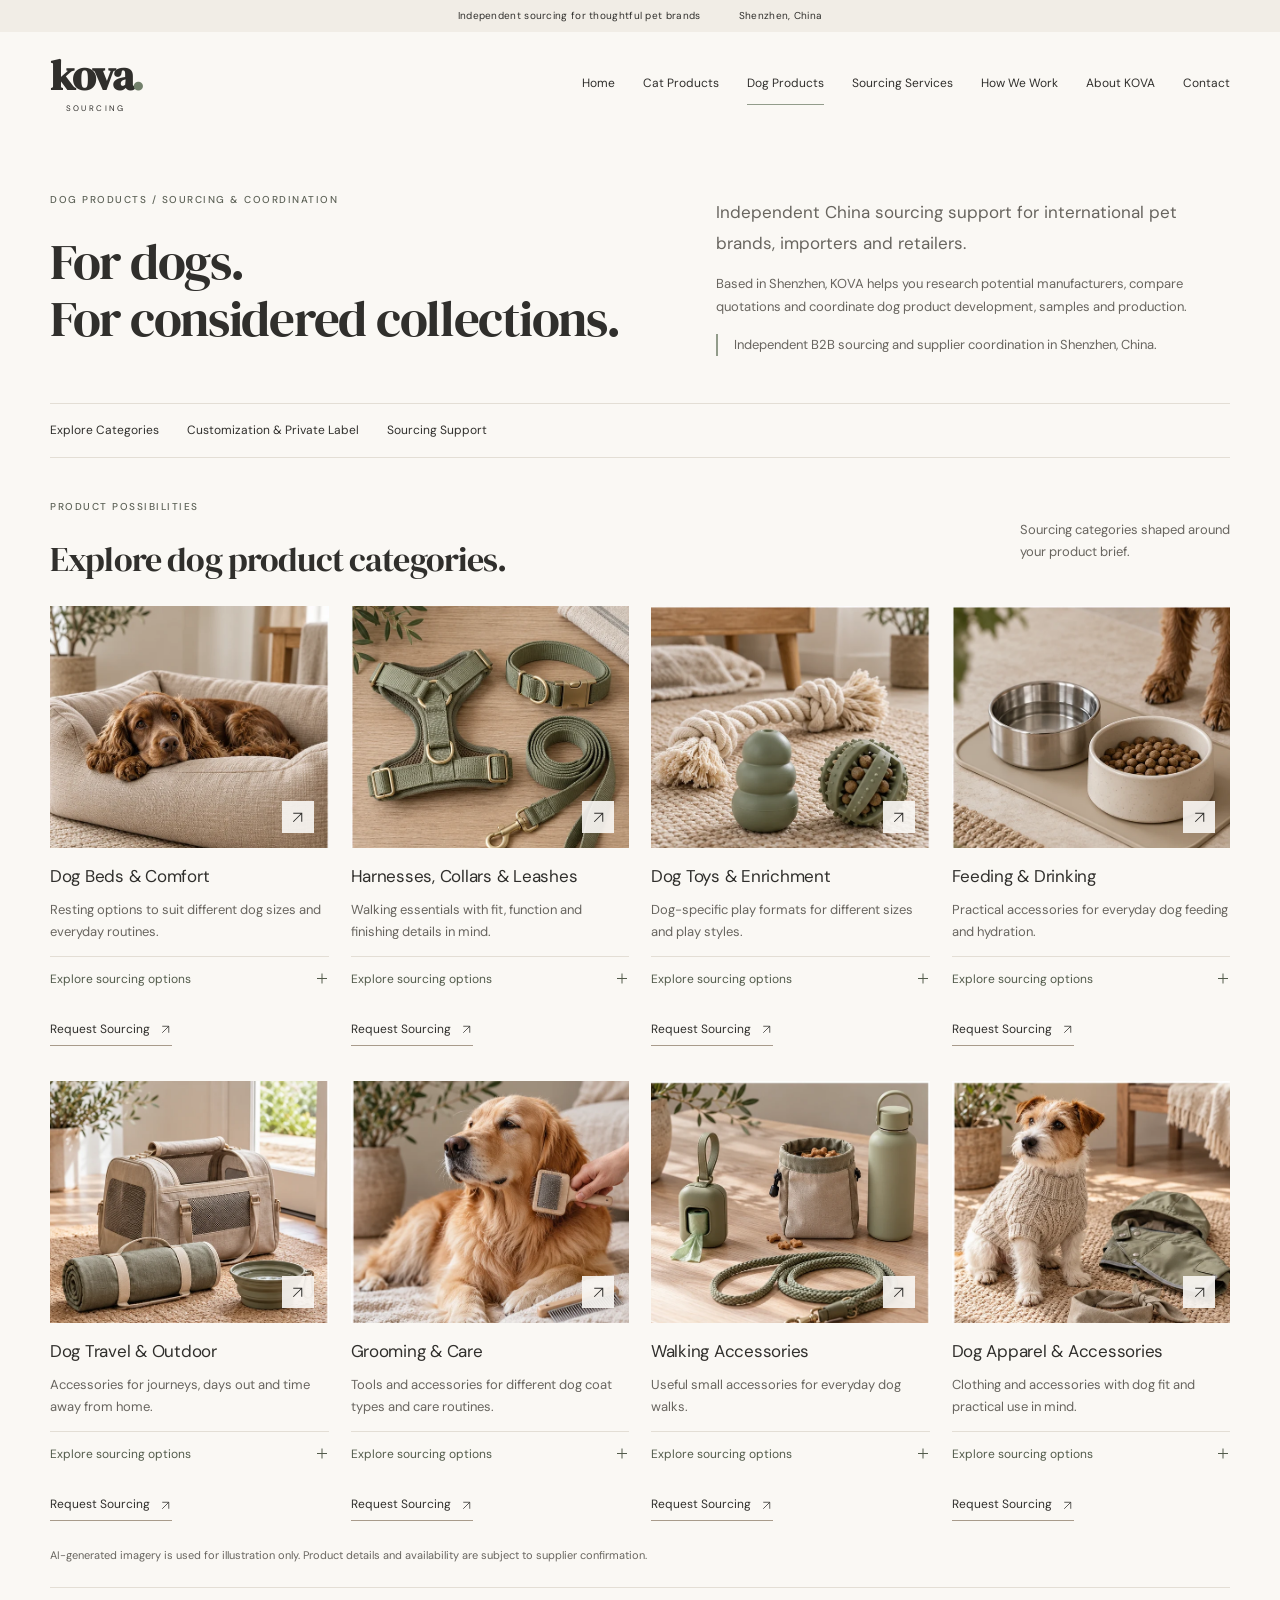
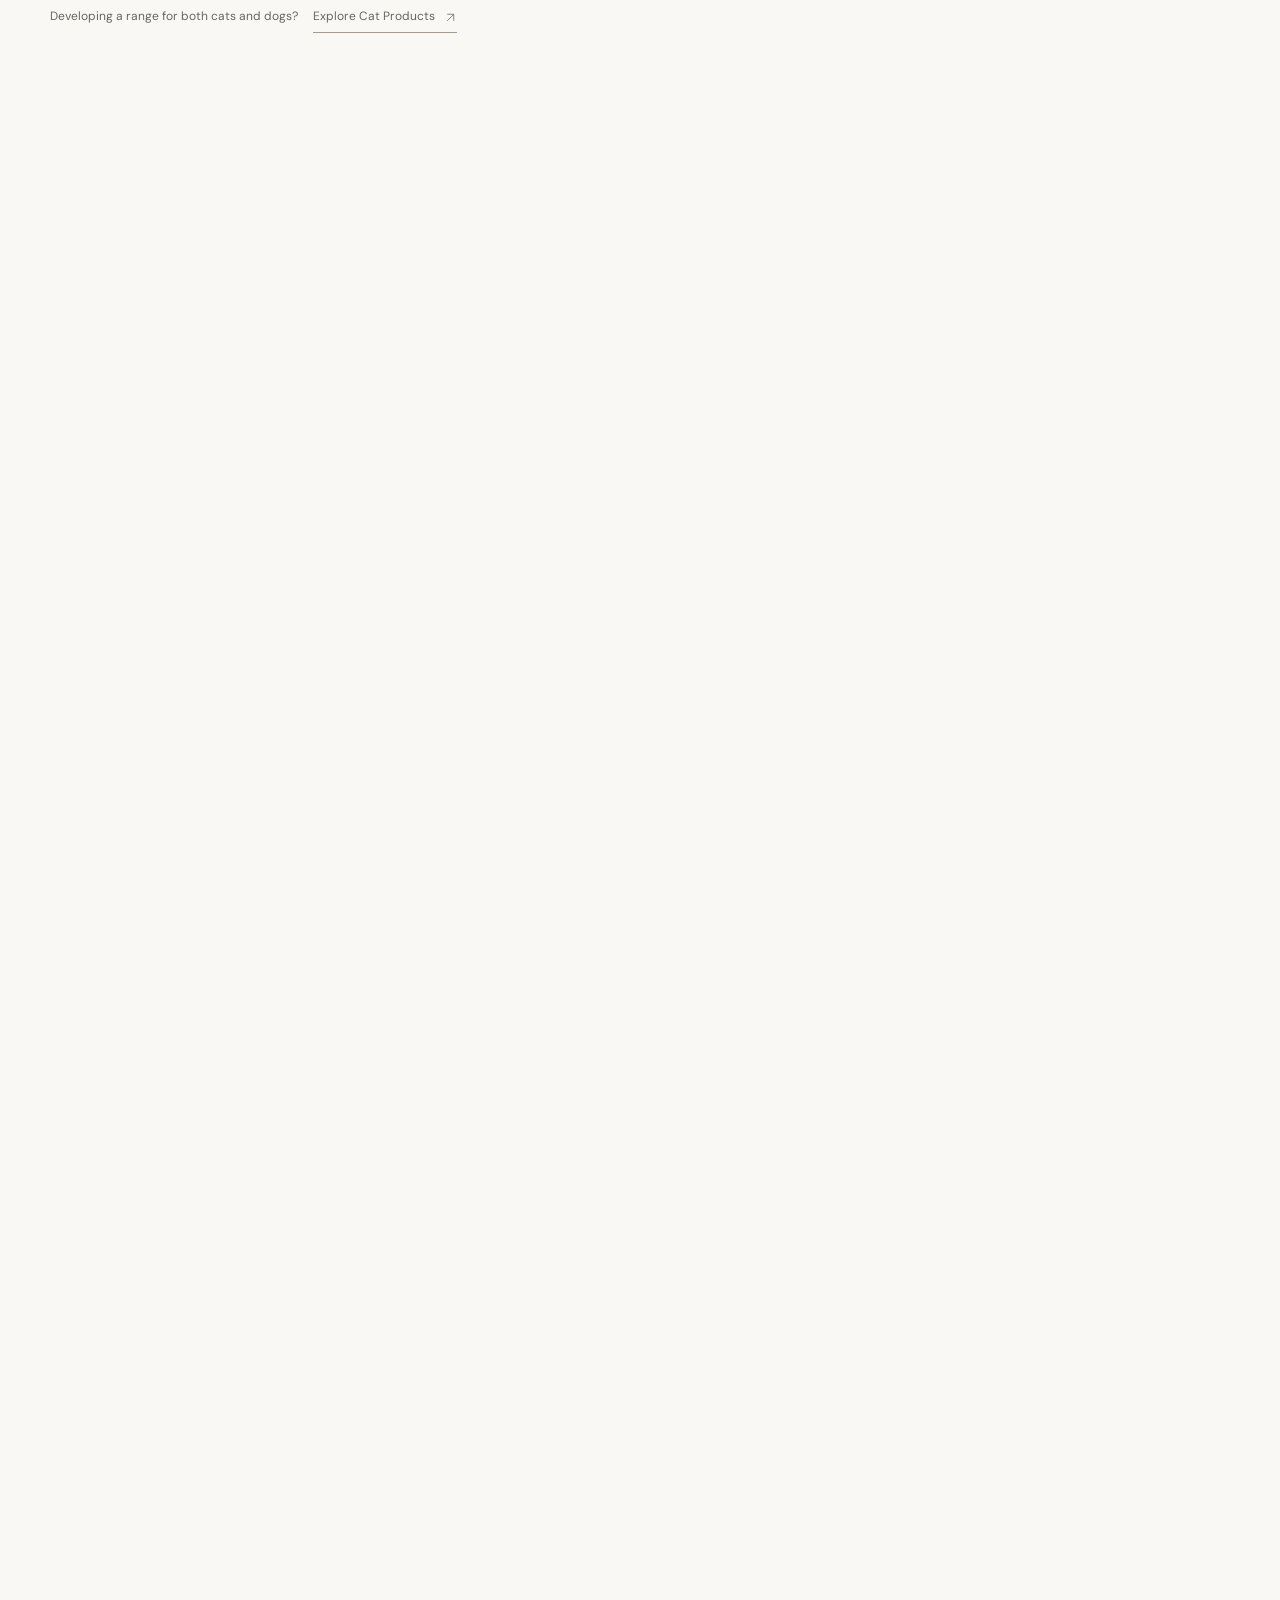
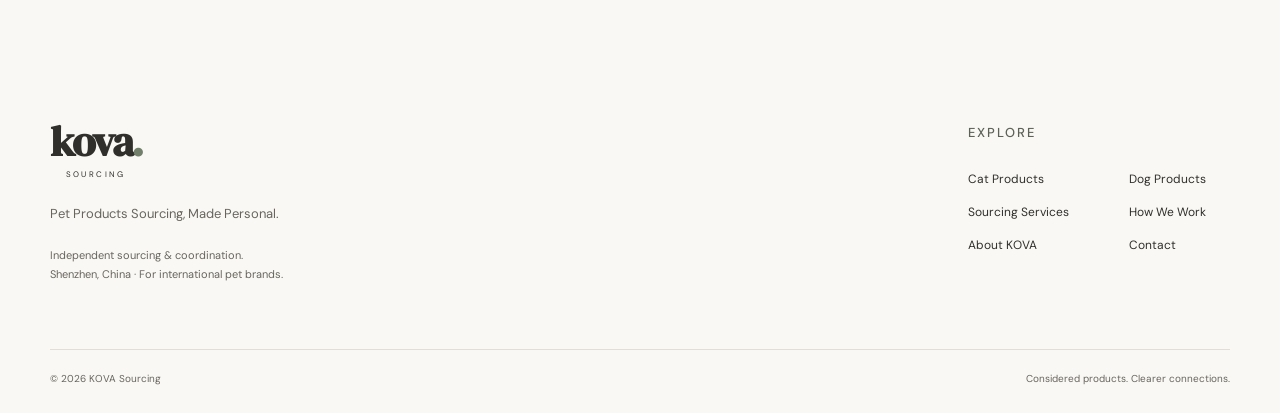
<file: other-pet-products.html>
<!doctype html><html lang="en"><head><meta charset="utf-8"><meta name="viewport" content="width=device-width,initial-scale=1"><title>Dog Products | KOVA Sourcing</title><meta http-equiv="refresh" content="0;url=dog-products.html"><link rel="canonical" href="https://kovasourcing.com/dog-products.html"></head><body><p>Explore the <a href="dog-products.html">Dog Products page</a>.</p></body></html>
</file>
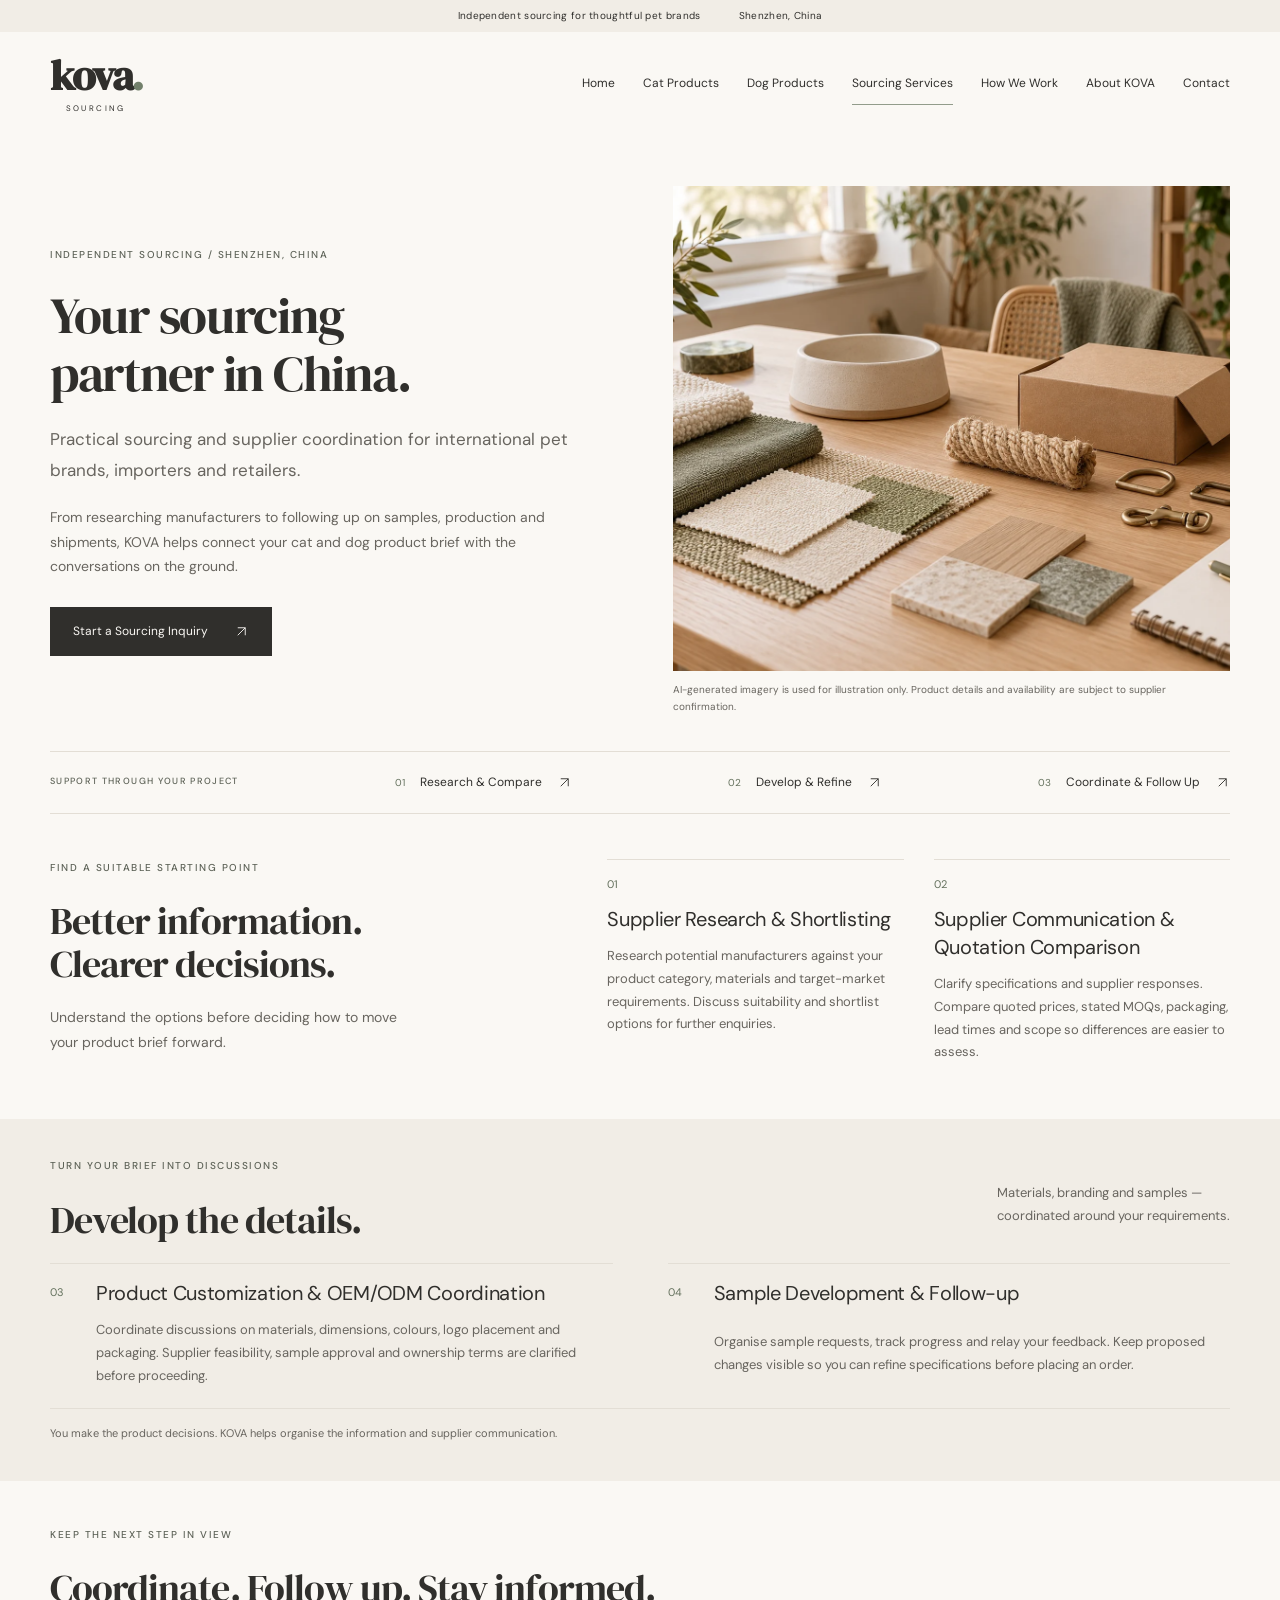
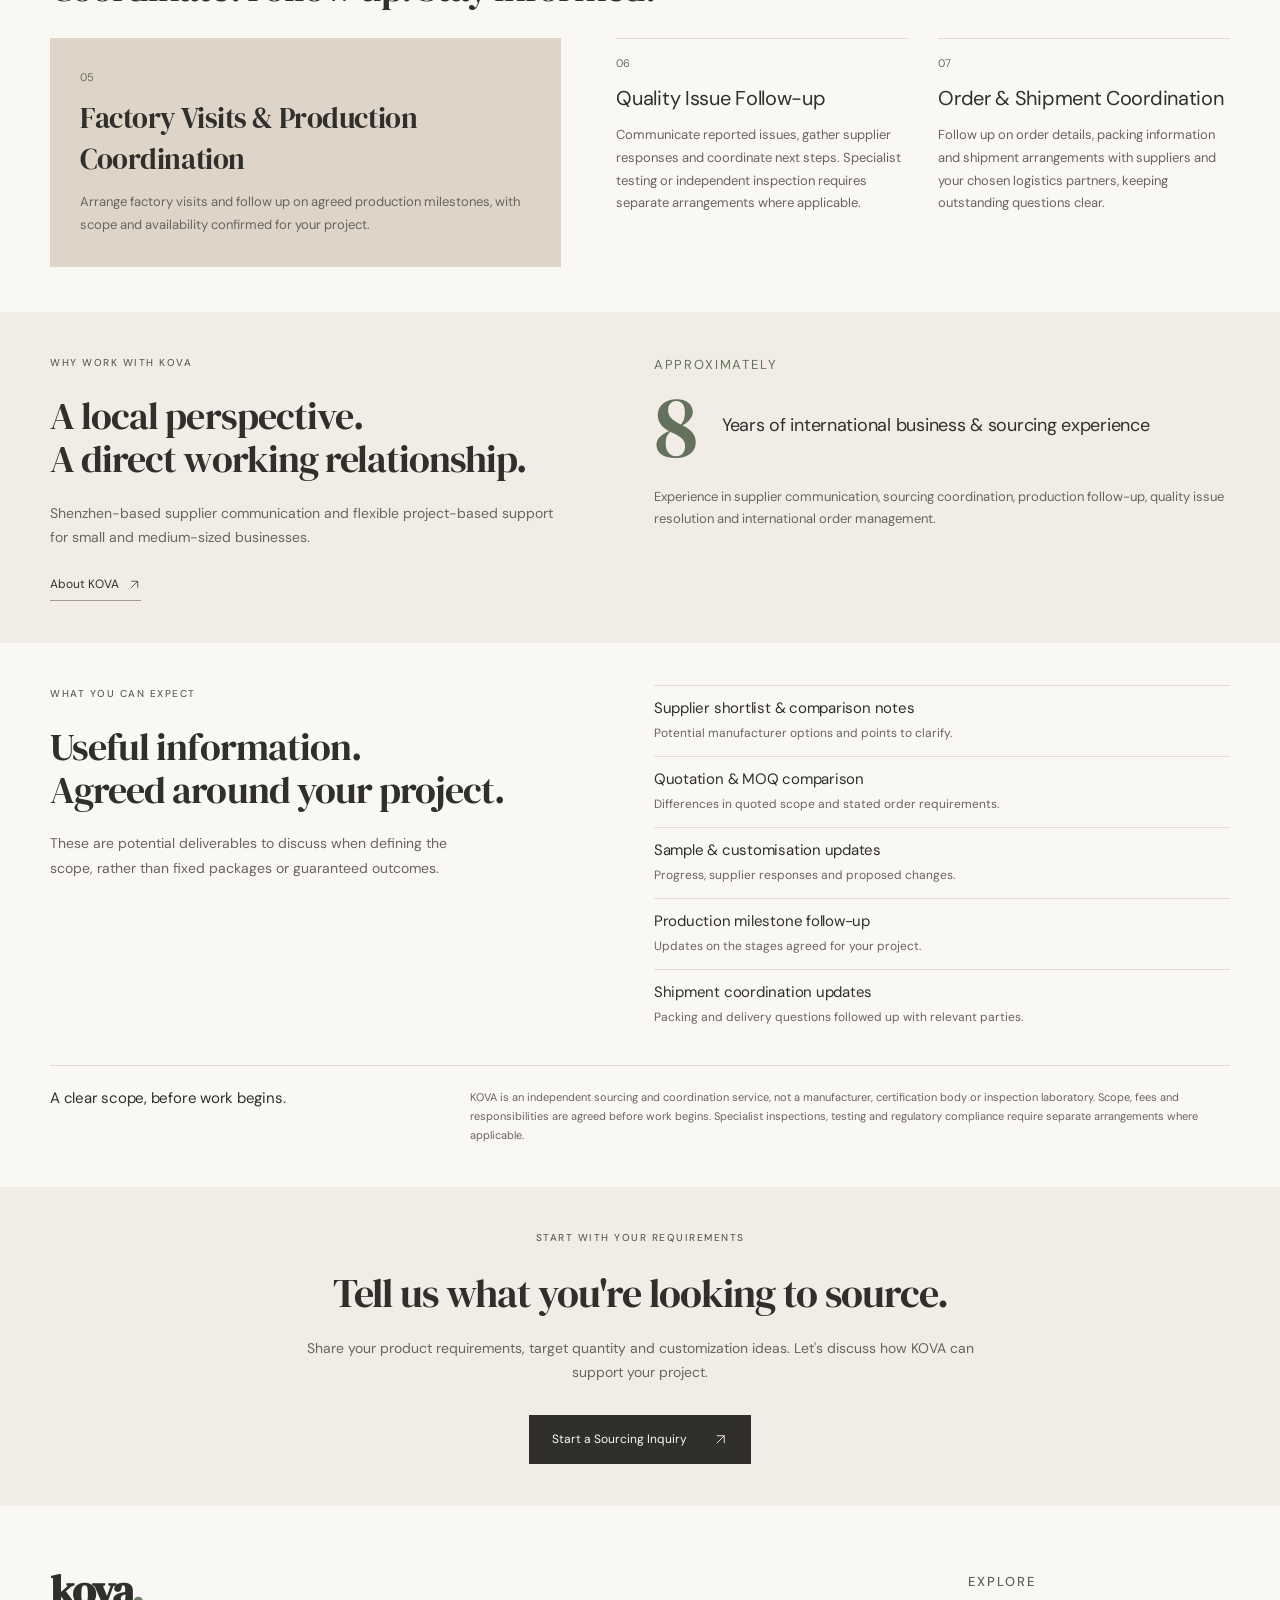
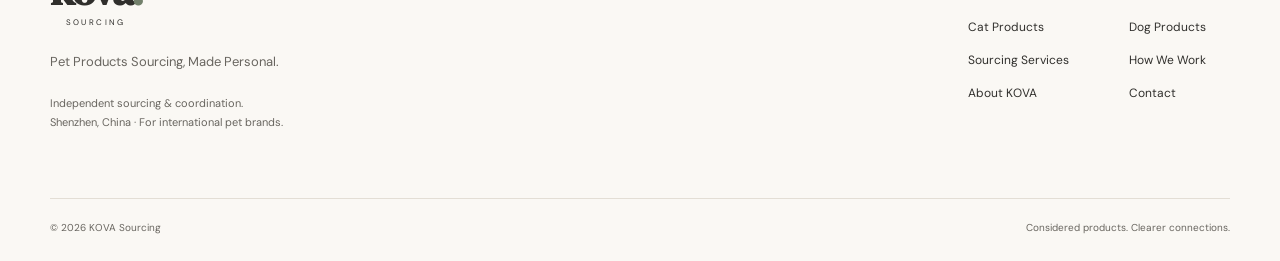
<file: sourcing-services.html>
<!doctype html>
<html lang="en" class="services-page">
<head>
<meta charset="utf-8">
<meta name="viewport" content="width=device-width, initial-scale=1">
<title>Sourcing Services | KOVA Sourcing</title>
<meta name="description" content="Independent sourcing and supplier coordination in Shenzhen for international pet brands. Explore research, customisation, sample, production and shipment support.">
<link rel="canonical" href="https://kovasourcing.com/sourcing-services.html">
<meta property="og:type" content="website">
<meta property="og:title" content="Sourcing Services | KOVA Sourcing">
<meta property="og:description" content="Independent sourcing and supplier coordination in Shenzhen for international pet brands. Explore research, customisation, sample, production and shipment support.">
<meta property="og:url" content="https://kovasourcing.com/sourcing-services.html">
<meta property="og:image" content="https://kovasourcing.com/assets/images/social-card.png">
<meta property="og:image:alt" content="KOVA Sourcing — cat and dog products, Made Personal">
<meta name="theme-color" content="#FAF8F4">
<link rel="icon" href="assets/favicon.svg" type="image/svg+xml">
<link rel="stylesheet" href="assets/styles.css">
<script src="assets/site.js" defer></script>
<link rel="preload" href="assets/fonts/dm-serif-display.ttf" as="font" type="font/ttf" crossorigin="anonymous">
<link rel="preload" href="assets/fonts/dm-sans.ttf" as="font" type="font/ttf" crossorigin="anonymous">
</head>
<body>
<a class="skip" href="#main">Skip to content</a><div class="top-note">Independent sourcing for thoughtful pet brands <span>Shenzhen, China</span>
</div>
<header class="site-header wrap"><a class="logo" href="index.html" aria-label="KOVA Sourcing home">kova<span>.</span><small>SOURCING</small></a><button class="menu-toggle" aria-expanded="false" aria-controls="navigation">Menu <span aria-hidden="true"><svg class="arrow-icon" aria-hidden="true" viewbox="0 0 20 20"><path d="M3 5h14M3 10h14M3 15h14" fill="none" stroke="currentColor" stroke-width="1.2"></path></svg></span></button><nav id="navigation" aria-label="Main navigation"><a href="index.html">Home</a><a href="cat-products.html">Cat Products</a><a href="dog-products.html">Dog Products</a><a href="sourcing-services.html" aria-current="page">Sourcing Services</a><a href="how-it-works.html">How We Work</a><a href="about.html">About KOVA</a><a href="contact.html">Contact</a></nav></header><main id="main"><section class="wrap sourcing-hero"><div>
<p class="eyebrow">INDEPENDENT SOURCING / SHENZHEN, CHINA</p>
<h1>Your sourcing<br>partner in China.</h1>
<p class="lead">Practical sourcing and supplier coordination for international pet brands, importers and retailers.</p>
<p>From researching manufacturers to following up on samples, production and shipments, KOVA helps connect your cat and dog product brief with the conversations on the ground.</p>
<a class="button dark" href="contact.html">Start a Sourcing Inquiry <svg class="arrow-icon" aria-hidden="true" viewbox="0 0 20 20" fill="none"><path d="M5 15 15 5M5 5h10v10" stroke="currentColor" stroke-width="1.2"></path></svg></a>
</div>
<figure><img src="assets/images/services/workspace.webp" width="1536" height="1024" alt="AI-generated concept of pet product samples, fabric swatches and plain packaging on a sourcing workspace" fetchpriority="high"><figcaption>AI-generated imagery is used for illustration only. Product details and availability are subject to supplier confirmation.</figcaption></figure></section><nav class="wrap service-overview" aria-label="Service overview"><span class="eyebrow">SUPPORT THROUGH YOUR PROJECT</span><a href="#research"><span>01</span> Research &amp; Compare <svg class="arrow-icon" aria-hidden="true" viewbox="0 0 20 20" fill="none"><path d="M5 15 15 5M5 5h10v10" stroke="currentColor" stroke-width="1.2"></path></svg></a><a href="#development"><span>02</span> Develop &amp; Refine <svg class="arrow-icon" aria-hidden="true" viewbox="0 0 20 20" fill="none"><path d="M5 15 15 5M5 5h10v10" stroke="currentColor" stroke-width="1.2"></path></svg></a><a href="#coordination"><span>03</span> Coordinate &amp; Follow Up <svg class="arrow-icon" aria-hidden="true" viewbox="0 0 20 20" fill="none"><path d="M5 15 15 5M5 5h10v10" stroke="currentColor" stroke-width="1.2"></path></svg></a></nav><section id="research" class="wrap service-research"><div class="service-stage">
<p class="eyebrow">FIND A SUITABLE STARTING POINT</p>
<h2>Better information.<br>Clearer decisions.</h2>
<p>Understand the options before deciding how to move your product brief forward.</p>
</div>
<div class="research-details">
<article class="service-detail"><span class="service-index">01</span><h3>Supplier Research &amp; Shortlisting</h3>
<p>Research potential manufacturers against your product category, materials and target-market requirements. Discuss suitability and shortlist options for further enquiries.</p></article><article class="service-detail"><span class="service-index">02</span><h3>Supplier Communication &amp; Quotation Comparison</h3>
<p>Clarify specifications and supplier responses. Compare quoted prices, stated MOQs, packaging, lead times and scope so differences are easier to assess.</p></article>
</div></section><section id="development" class="service-development"><div class="wrap">
<div class="section-head">
<div>
<p class="eyebrow">TURN YOUR BRIEF INTO DISCUSSIONS</p>
<h2>Develop the details.</h2>
</div>
<p>Materials, branding and samples —<br>coordinated around your requirements.</p>
</div>
<div class="development-details">
<article class="service-detail"><span class="service-index">03</span><h3>Product Customization &amp; OEM/ODM Coordination</h3>
<p>Coordinate discussions on materials, dimensions, colours, logo placement and packaging. Supplier feasibility, sample approval and ownership terms are clarified before proceeding.</p></article><article class="service-detail"><span class="service-index">04</span><h3>Sample Development &amp; Follow-up</h3>
<p>Organise sample requests, track progress and relay your feedback. Keep proposed changes visible so you can refine specifications before placing an order.</p></article>
</div>
<p class="development-note">You make the product decisions. KOVA helps organise the information and supplier communication.</p>
</div></section><section id="coordination" class="wrap service-coordination"><div class="section-head"><div>
<p class="eyebrow">KEEP THE NEXT STEP IN VIEW</p>
<h2>Coordinate. Follow up. Stay informed.</h2>
</div></div>
<div class="coordination-details">
<div class="production-feature"><article class="service-detail"><span class="service-index">05</span><h3>Factory Visits &amp; Production Coordination</h3>
<p>Arrange factory visits and follow up on agreed production milestones, with scope and availability confirmed for your project.</p></article></div>
<div class="coordination-followup">
<article class="service-detail"><span class="service-index">06</span><h3>Quality Issue Follow-up</h3>
<p>Communicate reported issues, gather supplier responses and coordinate next steps. Specialist testing or independent inspection requires separate arrangements where applicable.</p></article><article class="service-detail"><span class="service-index">07</span><h3>Order &amp; Shipment Coordination</h3>
<p>Follow up on order details, packing information and shipment arrangements with suppliers and your chosen logistics partners, keeping outstanding questions clear.</p></article>
</div>
</div></section><section class="service-why-band"><div class="wrap service-why">
<div>
<p class="eyebrow">WHY WORK WITH KOVA</p>
<h2>A local perspective.<br>A direct working relationship.</h2>
<p>Shenzhen-based supplier communication and flexible project-based support for small and medium-sized businesses.</p>
<a class="text-link" href="about.html">About KOVA <svg class="arrow-icon" aria-hidden="true" viewbox="0 0 20 20" fill="none"><path d="M5 15 15 5M5 5h10v10" stroke="currentColor" stroke-width="1.2"></path></svg></a>
</div>
<div class="service-experience">
<p class="experience-kicker">APPROXIMATELY</p>
<div class="experience-heading">
<span>8</span><h3>Years of international business &amp; sourcing experience</h3>
</div>
<p>Experience in supplier communication, sourcing coordination, production follow-up, quality issue resolution and international order management.</p>
</div>
</div></section><section class="wrap service-expectations"><div>
<p class="eyebrow">WHAT YOU CAN EXPECT</p>
<h2>Useful information.<br>Agreed around your project.</h2>
<p>These are potential deliverables to discuss when defining the scope, rather than fixed packages or guaranteed outcomes.</p>
</div>
<ul class="deliverables">
<li>
<h3>Supplier shortlist &amp; comparison notes</h3>
<p>Potential manufacturer options and points to clarify.</p>
</li>
<li>
<h3>Quotation &amp; MOQ comparison</h3>
<p>Differences in quoted scope and stated order requirements.</p>
</li>
<li>
<h3>Sample &amp; customisation updates</h3>
<p>Progress, supplier responses and proposed changes.</p>
</li>
<li>
<h3>Production milestone follow-up</h3>
<p>Updates on the stages agreed for your project.</p>
</li>
<li>
<h3>Shipment coordination updates</h3>
<p>Packing and delivery questions followed up with relevant parties.</p>
</li>
</ul>
<aside class="service-scope"><h3>A clear scope, before work begins.</h3>
<p>KOVA is an independent sourcing and coordination service, not a manufacturer, certification body or inspection laboratory. Scope, fees and responsibilities are agreed before work begins. Specialist inspections, testing and regulatory compliance require separate arrangements where applicable.</p></aside></section><section class="final-cta service-closing"><div class="wrap">
<p class="eyebrow">START WITH YOUR REQUIREMENTS</p>
<h2>Tell us what you're looking to source.</h2>
<p>Share your product requirements, target quantity and customization ideas. Let's discuss how KOVA can support your project.</p>
<a class="button dark" href="contact.html">Start a Sourcing Inquiry <svg class="arrow-icon" aria-hidden="true" viewbox="0 0 20 20" fill="none"><path d="M5 15 15 5M5 5h10v10" stroke="currentColor" stroke-width="1.2"></path></svg></a>
</div></section></main><footer class="site-footer"><div class="wrap footer-top">
<div>
<a class="logo" href="index.html" aria-label="KOVA Sourcing home">kova<span>.</span><small>SOURCING</small></a><p>Pet Products Sourcing, Made Personal.</p>
<p class="small">Independent sourcing &amp; coordination.<br>Shenzhen, China · For international pet brands.</p>
</div>
<div>
<p class="eyebrow">EXPLORE</p>
<nav aria-label="Footer navigation"><a href="cat-products.html">Cat Products</a><a href="dog-products.html">Dog Products</a><a href="sourcing-services.html">Sourcing Services</a><a href="how-it-works.html">How We Work</a><a href="about.html">About KOVA</a><a href="contact.html">Contact</a></nav>
</div>
</div>
<div class="wrap footer-bottom">
<span>© <span id="year">2026</span> KOVA Sourcing</span><span>Considered products. Clearer connections.</span>
</div></footer>
</body>
</html>
</file>
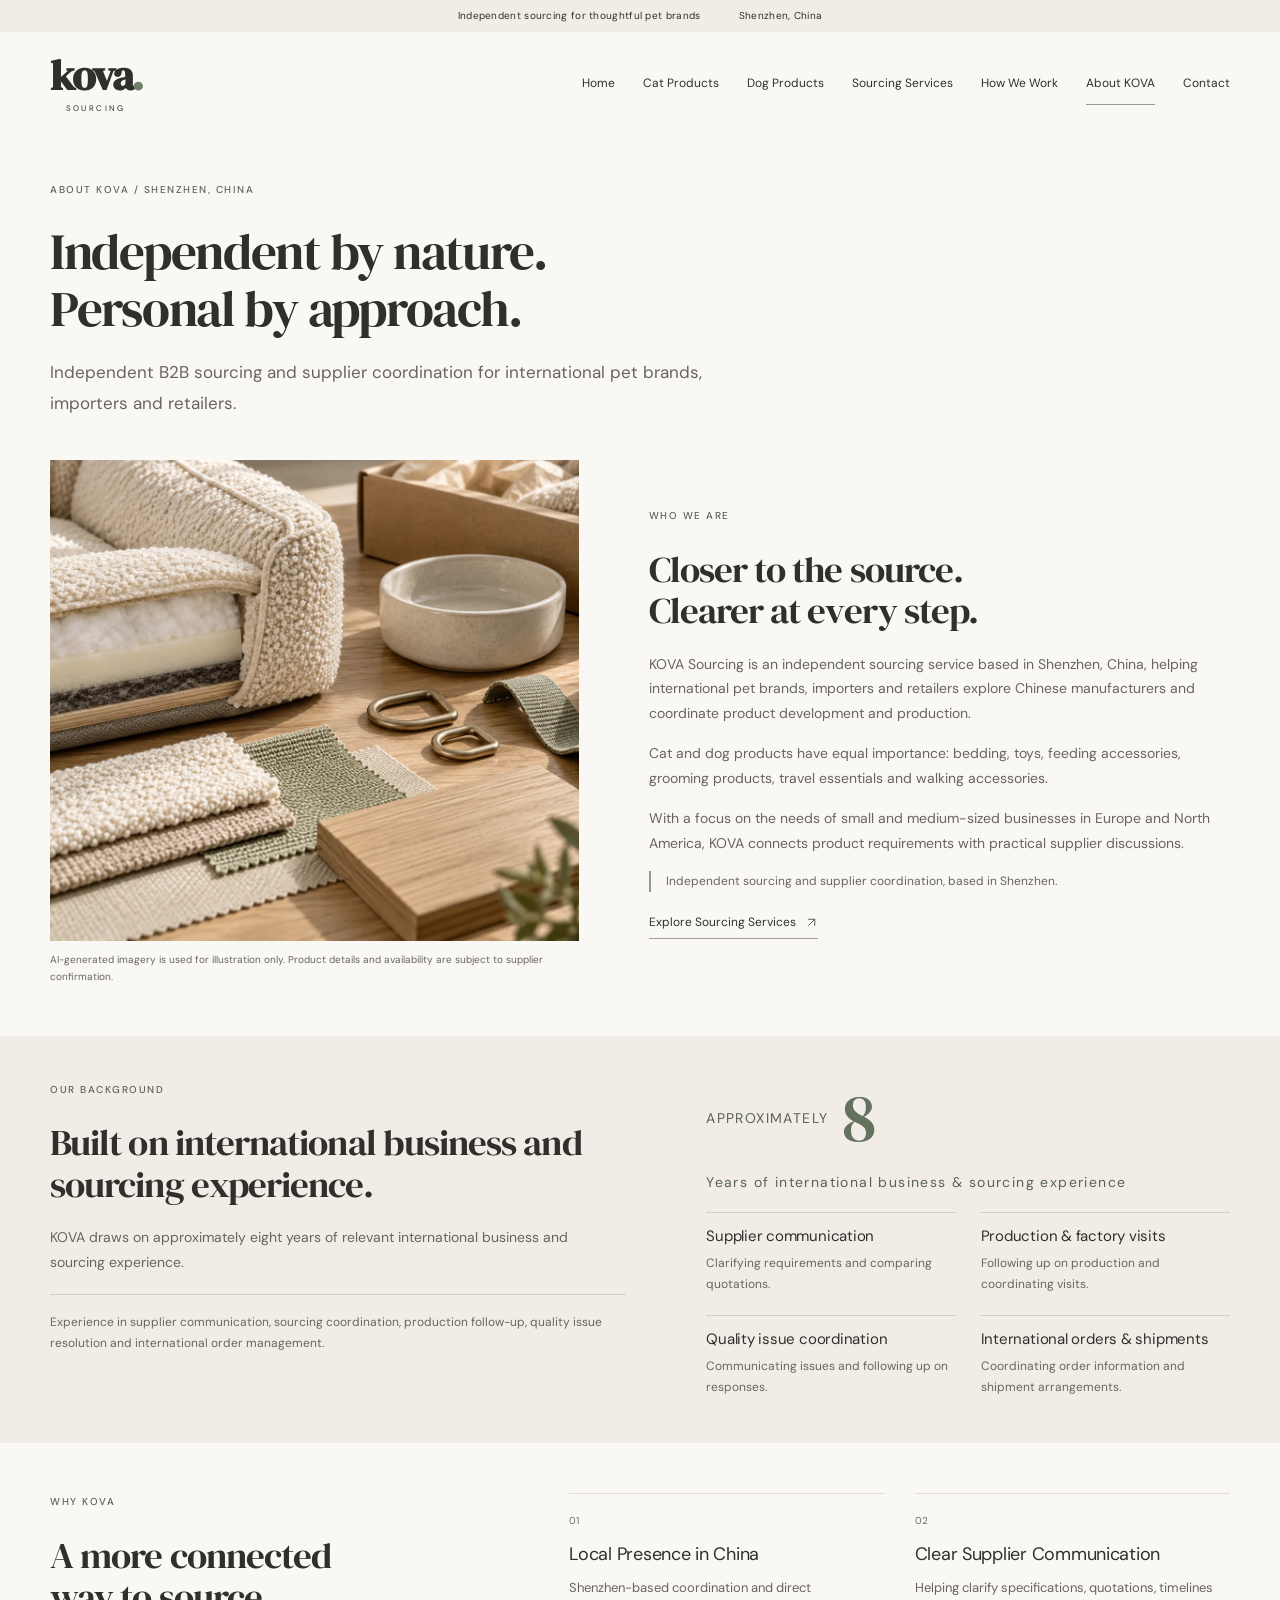
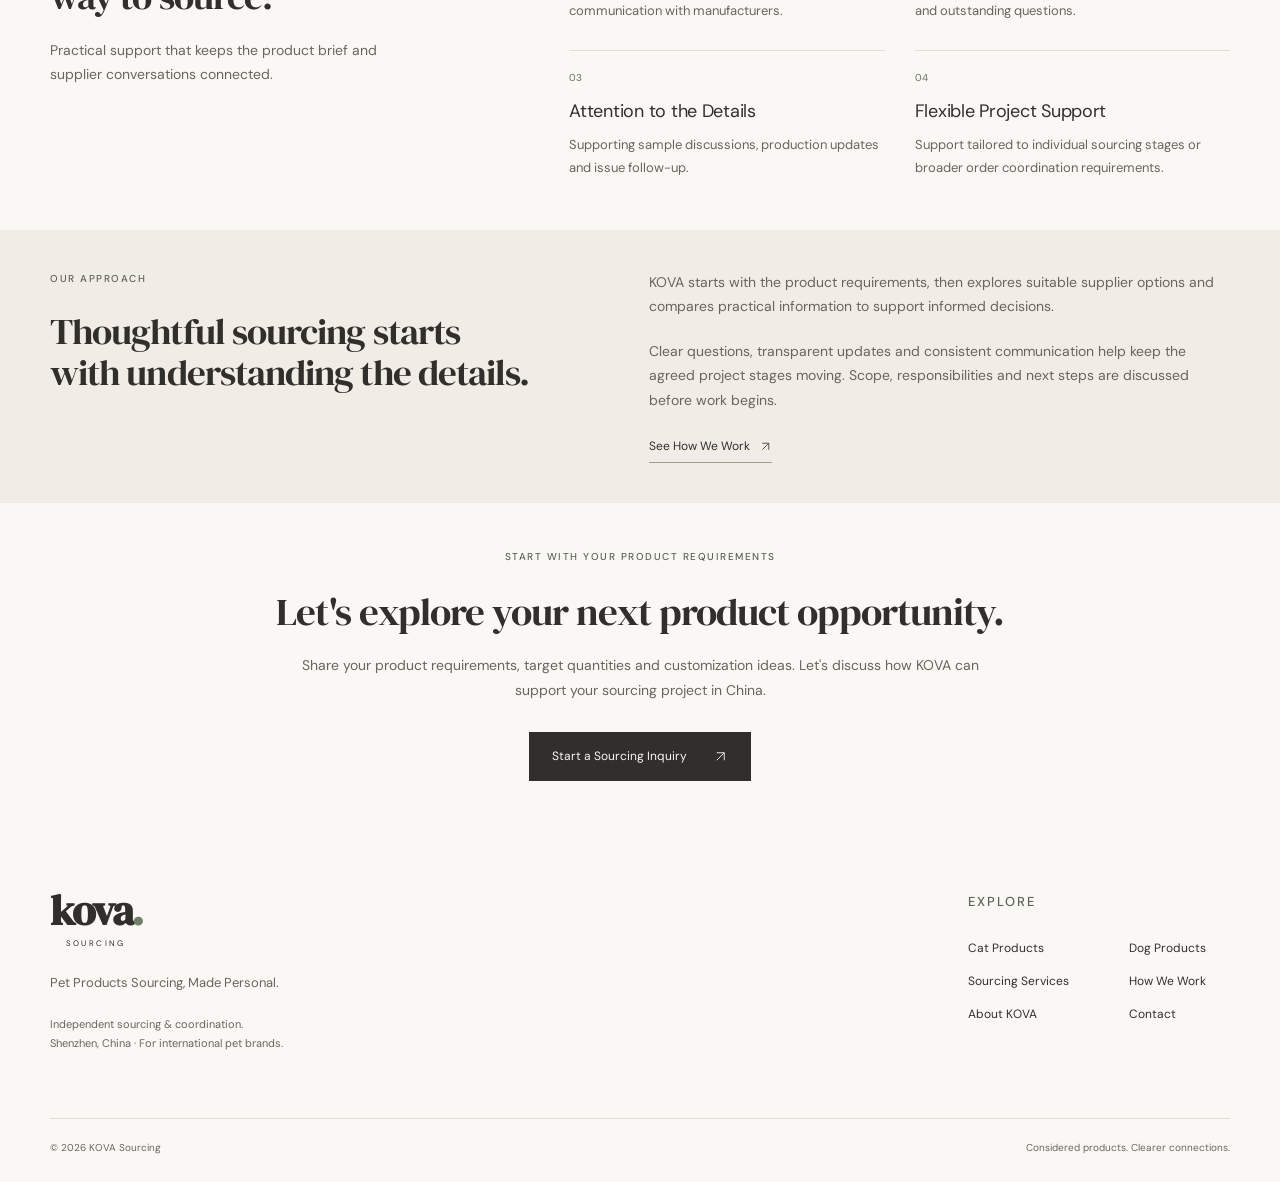
<file: wordpress-phase1/kova-theme/reference/about.html>
<!DOCTYPE html>

<html class="about-kova-page" lang="en">
<head>
<meta charset="utf-8"/>
<meta content="width=device-width, initial-scale=1" name="viewport"/>
<title>About KOVA | KOVA Sourcing</title>
<meta content="KOVA Sourcing is an independent B2B pet product sourcing and supplier coordination brand in Shenzhen, China, supporting international brands, importers and retailers." name="description"/>

<meta content="website" property="og:type"/>
<meta content="About KOVA | KOVA Sourcing" property="og:title"/>
<meta content="KOVA Sourcing is an independent B2B pet product sourcing and supplier coordination brand in Shenzhen, China, supporting international brands, importers and retailers." property="og:description"/>

<meta content="https://kovasourcing.com/assets/images/social-card.png" property="og:image"/>
<meta content="KOVA Sourcing — cat and dog products, Made Personal" property="og:image:alt"/>
<meta content="#FAF8F4" name="theme-color"/>
<link href="../assets/favicon.svg" rel="icon" type="image/svg+xml"/>
<link href="../assets/styles.css" rel="stylesheet"/>
<script defer="" src="../assets/site.js"></script>
<link as="font" crossorigin="anonymous" href="../assets/fonts/dm-serif-display.ttf" rel="preload" type="font/ttf"/>
<link as="font" crossorigin="anonymous" href="../assets/fonts/dm-sans.ttf" rel="preload" type="font/ttf"/>
</head>
<body>
<a class="skip" href="#main">Skip to content</a><div class="top-note">Independent sourcing for thoughtful pet brands <span>Shenzhen, China</span>
</div>
<header class="site-header wrap"><a aria-label="KOVA Sourcing home" class="logo" href="../../../../?kova_page=home">kova<span>.</span><small>SOURCING</small></a><button aria-controls="navigation" aria-expanded="false" class="menu-toggle">Menu <span aria-hidden="true"><svg aria-hidden="true" class="arrow-icon" viewbox="0 0 20 20"><path d="M3 5h14M3 10h14M3 15h14" fill="none" stroke="currentColor" stroke-width="1.2"></path></svg></span></button><nav aria-label="Main navigation" id="navigation"><a href="../../../../?kova_page=home">Home</a><a href="../../../../?kova_page=cat-products">Cat Products</a><a href="dog-products.html">Dog Products</a><a href="sourcing-services.html">Sourcing Services</a><a href="how-it-works.html">How We Work</a><a aria-current="page" href="about.html">About KOVA</a><a href="contact.html">Contact</a></nav></header><main id="main"><section class="wrap about-introduction"><p class="eyebrow">ABOUT KOVA / SHENZHEN, CHINA</p>
<h1>Independent by nature.<br/>Personal by approach.</h1>
<p class="lead">Independent B2B sourcing and supplier coordination for international pet brands, importers and retailers.</p></section><section class="wrap about-identity"><figure><img alt="AI-generated concept of neutral pet product upholstery, webbing, hardware and packaging development details" fetchpriority="high" height="1024" src="../assets/images/about/material-details.webp" width="1536"/><figcaption>AI-generated imagery is used for illustration only. Product details and availability are subject to supplier confirmation.</figcaption></figure><div>
<p class="eyebrow">WHO WE ARE</p>
<h2>Closer to the source.<br/>Clearer at every step.</h2>
<p>KOVA Sourcing is an independent sourcing service based in Shenzhen, China, helping international pet brands, importers and retailers explore Chinese manufacturers and coordinate product development and production.</p>
<p>Cat and dog products have equal importance: bedding, toys, feeding accessories, grooming products, travel essentials and walking accessories.</p>
<p>With a focus on the needs of small and medium-sized businesses in Europe and North America, KOVA connects product requirements with practical supplier discussions.</p>
<p class="identity-scope">Independent sourcing and supplier coordination, based in Shenzhen.</p>
<a class="text-link" href="sourcing-services.html">Explore Sourcing Services <svg aria-hidden="true" class="arrow-icon" fill="none" viewbox="0 0 20 20"><path d="M5 15 15 5M5 5h10v10" stroke="currentColor" stroke-width="1.2"></path></svg></a>
</div></section><section class="about-background-band"><div class="wrap about-background">
<div>
<p class="eyebrow">OUR BACKGROUND</p>
<h2>Built on international business and sourcing experience.</h2>
<p>KOVA draws on approximately eight years of relevant international business and sourcing experience.</p>
<p class="background-context">Experience in supplier communication, sourcing coordination, production follow-up, quality issue resolution and international order management.</p>
</div>
<div class="background-experience">
<p class="experience-caption">APPROXIMATELY <span>8</span> Years of international business &amp; sourcing experience</p>
<ul>
<li>
<h3>Supplier communication</h3>
<p>Clarifying requirements and comparing quotations.</p>
</li>
<li>
<h3>Production &amp; factory visits</h3>
<p>Following up on production and coordinating visits.</p>
</li>
<li>
<h3>Quality issue coordination</h3>
<p>Communicating issues and following up on responses.</p>
</li>
<li>
<h3>International orders &amp; shipments</h3>
<p>Coordinating order information and shipment arrangements.</p>
</li>
</ul>
</div>
</div></section><section class="wrap about-advantages"><div>
<p class="eyebrow">WHY KOVA</p>
<h2>A more connected<br/>way to source.</h2>
<p>Practical support that keeps the product brief and supplier conversations connected.</p>
</div>
<div class="about-advantage-grid">
<article><span class="advantage-index">01</span><h3>Local Presence in China</h3>
<p>Shenzhen-based coordination and direct communication with manufacturers.</p></article><article><span class="advantage-index">02</span><h3>Clear Supplier Communication</h3>
<p>Helping clarify specifications, quotations, timelines and outstanding questions.</p></article><article><span class="advantage-index">03</span><h3>Attention to the Details</h3>
<p>Supporting sample discussions, production updates and issue follow-up.</p></article><article><span class="advantage-index">04</span><h3>Flexible Project Support</h3>
<p>Support tailored to individual sourcing stages or broader order coordination requirements.</p></article>
</div></section><section class="about-approach-band"><div class="wrap about-approach">
<div>
<p class="eyebrow">OUR APPROACH</p>
<h2>Thoughtful sourcing starts<br/>with understanding the details.</h2>
</div>
<div>
<p>KOVA starts with the product requirements, then explores suitable supplier options and compares practical information to support informed decisions.</p>
<p>Clear questions, transparent updates and consistent communication help keep the agreed project stages moving. Scope, responsibilities and next steps are discussed before work begins.</p>
<a class="text-link" href="how-it-works.html">See How We Work <svg aria-hidden="true" class="arrow-icon" fill="none" viewbox="0 0 20 20"><path d="M5 15 15 5M5 5h10v10" stroke="currentColor" stroke-width="1.2"></path></svg></a>
</div>
</div></section><section class="final-cta about-closing"><div class="wrap">
<p class="eyebrow">START WITH YOUR PRODUCT REQUIREMENTS</p>
<h2>Let's explore your next product opportunity.</h2>
<p>Share your product requirements, target quantities and customization ideas. Let's discuss how KOVA can support your sourcing project in China.</p>
<a class="button dark" href="contact.html">Start a Sourcing Inquiry <svg aria-hidden="true" class="arrow-icon" fill="none" viewbox="0 0 20 20"><path d="M5 15 15 5M5 5h10v10" stroke="currentColor" stroke-width="1.2"></path></svg></a>
</div></section></main><footer class="site-footer"><div class="wrap footer-top">
<div>
<a aria-label="KOVA Sourcing home" class="logo" href="../../../../?kova_page=home">kova<span>.</span><small>SOURCING</small></a><p>Pet Products Sourcing, Made Personal.</p>
<p class="small">Independent sourcing &amp; coordination.<br/>Shenzhen, China · For international pet brands.</p>
</div>
<div>
<p class="eyebrow">EXPLORE</p>
<nav aria-label="Footer navigation"><a href="../../../../?kova_page=cat-products">Cat Products</a><a href="dog-products.html">Dog Products</a><a href="sourcing-services.html">Sourcing Services</a><a href="how-it-works.html">How We Work</a><a href="about.html">About KOVA</a><a href="contact.html">Contact</a></nav>
</div>
</div>
<div class="wrap footer-bottom">
<span>© <span id="year">2026</span> KOVA Sourcing</span><span>Considered products. Clearer connections.</span>
</div></footer>
</body>
</html>
</file>
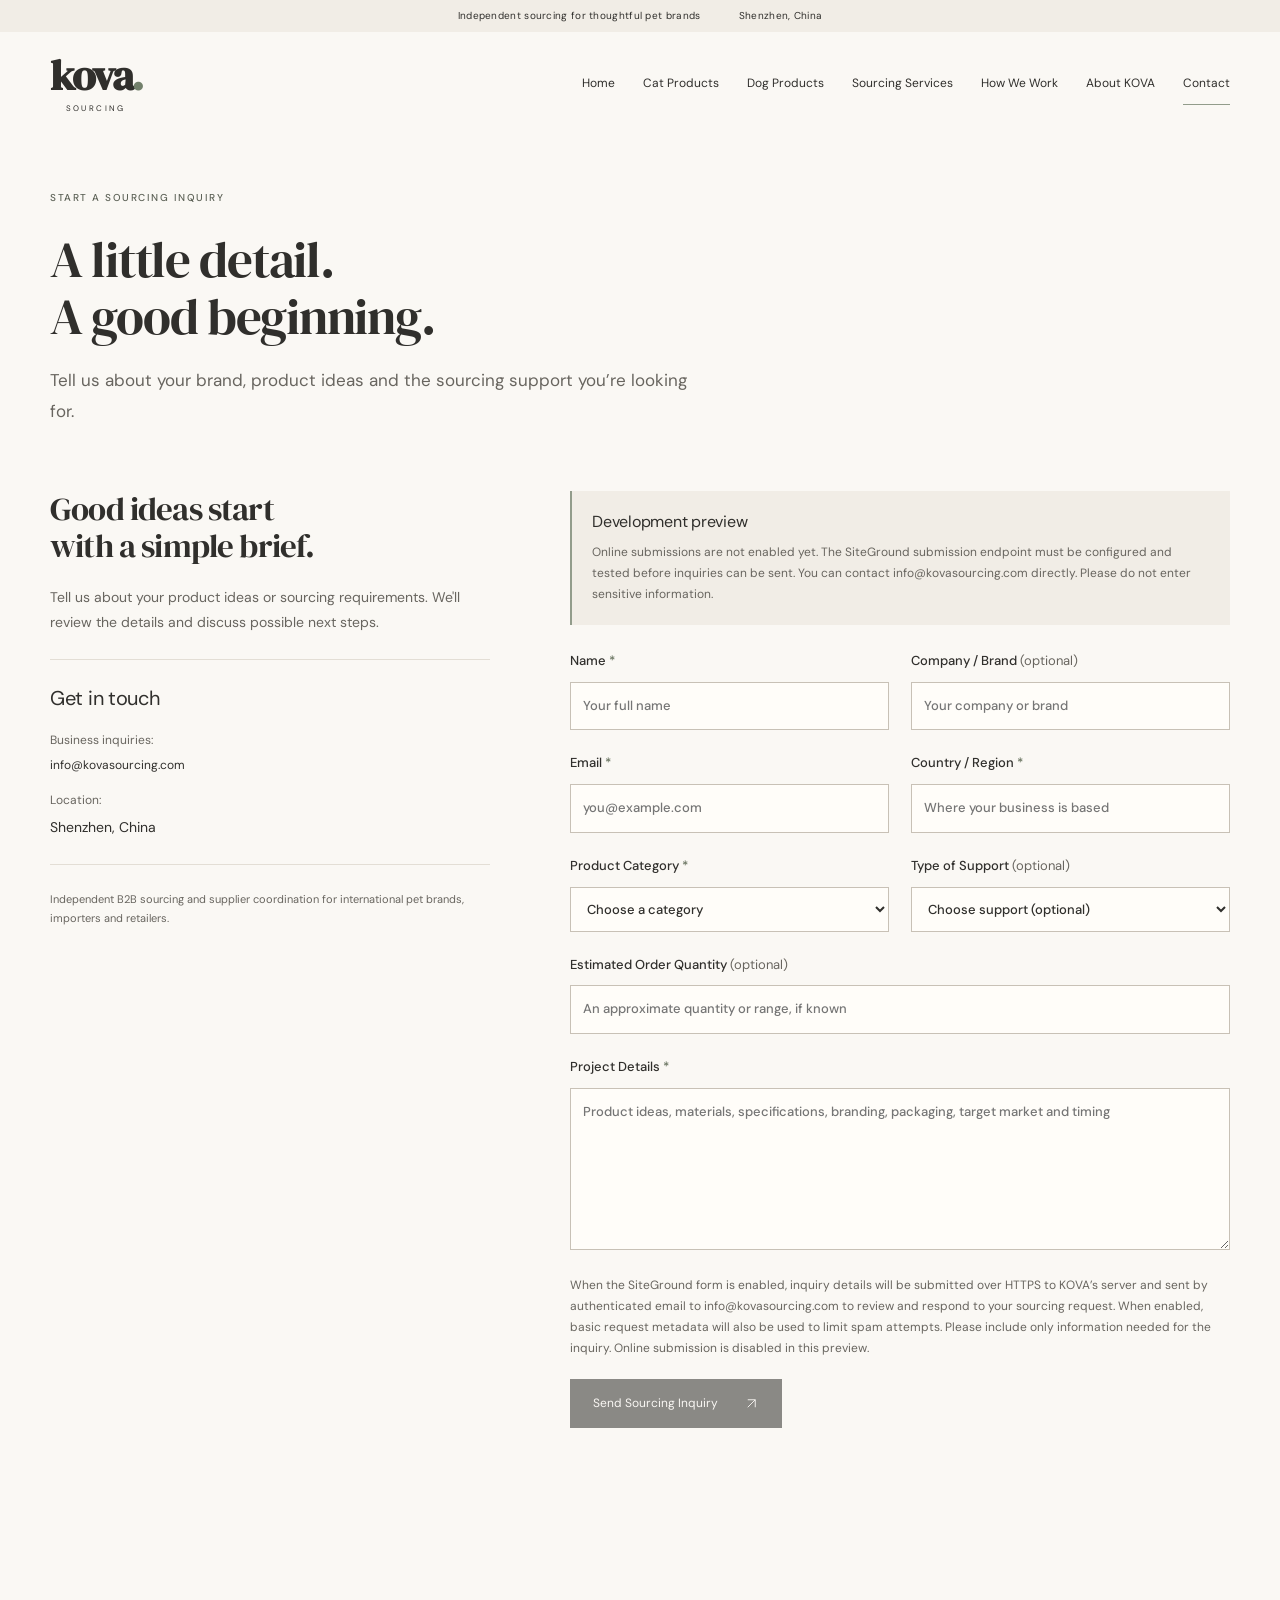
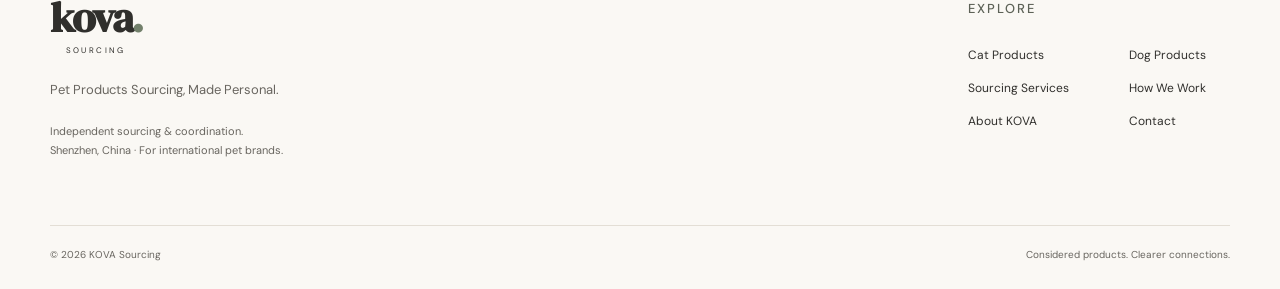
<file: wordpress-phase1/kova-theme/reference/contact.html>
<!DOCTYPE html>

<html class="contact-page" lang="en">
<head>
<meta charset="utf-8"/>
<meta content="width=device-width, initial-scale=1" name="viewport"/>
<title>Contact | KOVA Sourcing</title>
<meta content="Discuss your cat and dog product sourcing requirements with KOVA, an independent Shenzhen-based sourcing service. Online inquiry submission is being prepared for launch." name="description"/>

<meta content="website" property="og:type"/>
<meta content="Contact | KOVA Sourcing" property="og:title"/>
<meta content="Discuss your cat and dog product sourcing requirements with KOVA, an independent Shenzhen-based sourcing service. Online inquiry submission is being prepared for launch." property="og:description"/>

<meta content="https://kovasourcing.com/assets/images/social-card.png" property="og:image"/>
<meta content="KOVA Sourcing — cat and dog products, Made Personal" property="og:image:alt"/>
<meta content="#FAF8F4" name="theme-color"/>
<link href="../assets/favicon.svg" rel="icon" type="image/svg+xml"/>
<link href="../assets/styles.css" rel="stylesheet"/>
<script defer="" src="../assets/site.js"></script>
<link as="font" crossorigin="anonymous" href="../assets/fonts/dm-serif-display.ttf" rel="preload" type="font/ttf"/>
<link as="font" crossorigin="anonymous" href="../assets/fonts/dm-sans.ttf" rel="preload" type="font/ttf"/>
</head>
<body>
<a class="skip" href="#main">Skip to content</a><div class="top-note">Independent sourcing for thoughtful pet brands <span>Shenzhen, China</span>
</div>
<header class="site-header wrap"><a aria-label="KOVA Sourcing home" class="logo" href="../../../../?kova_page=home">kova<span>.</span><small>SOURCING</small></a><button aria-controls="navigation" aria-expanded="false" class="menu-toggle">Menu <span aria-hidden="true"><svg aria-hidden="true" class="arrow-icon" viewbox="0 0 20 20"><path d="M3 5h14M3 10h14M3 15h14" fill="none" stroke="currentColor" stroke-width="1.2"></path></svg></span></button><nav aria-label="Main navigation" id="navigation"><a href="../../../../?kova_page=home">Home</a><a href="../../../../?kova_page=cat-products">Cat Products</a><a href="dog-products.html">Dog Products</a><a href="sourcing-services.html">Sourcing Services</a><a href="how-it-works.html">How We Work</a><a href="about.html">About KOVA</a><a aria-current="page" href="contact.html">Contact</a></nav></header><main id="main"><section class="page-intro wrap"><p class="eyebrow">START A SOURCING INQUIRY</p>
<h1>A little detail.<br/>A good beginning.</h1>
<p class="lead">Tell us about your brand, product ideas and the sourcing support you’re looking for.</p></section><section class="wrap contact-layout"><aside><h2>Good ideas start<br/>with a simple brief.</h2>
<p>Tell us about your product ideas or sourcing requirements. We'll review the details and discuss possible next steps.</p>
<section aria-labelledby="get-in-touch" class="contact-information"><h3 id="get-in-touch">Get in touch</h3>
<dl>
<dt>Business inquiries:</dt>
<dd class="business-email"><a href="mailto:info@kovasourcing.com">info@kovasourcing.com</a></dd>
<dt>Location:</dt>
<dd>Shenzhen, China</dd>
</dl></section><p class="small">Independent B2B sourcing and supplier coordination for international pet brands, importers and retailers.</p></aside><form aria-describedby="submission-setup privacy-notice" data-endpoint="" id="inquiry-form" method="post">
<div class="submission-setup" id="submission-setup" role="note">
<h3>Development preview</h3>
<p>Online submissions are not enabled yet. The SiteGround submission endpoint must be configured and tested before inquiries can be sent. You can contact info@kovasourcing.com directly. Please do not enter sensitive information.</p>
</div>
<noscript><p>This inquiry form requires JavaScript and a configured submission service.</p></noscript>
<div class="form-grid">
<label>Name <span>*</span><input autocomplete="name" maxlength="120" name="name" placeholder="Your full name" required=""/></label><label>Company / Brand <span class="optional">(optional)</span><input autocomplete="organization" maxlength="160" name="company" placeholder="Your company or brand"/></label><label>Email <span>*</span><input autocomplete="email" maxlength="254" name="email" placeholder="you@example.com" required="" type="email"/></label><label>Country / Region <span>*</span><input autocomplete="country-name" maxlength="100" name="country" placeholder="Where your business is based" required=""/></label><label>Product Category <span>*</span><select id="category" name="category" required=""><option value="">Choose a category</option>
<option>Cat Products</option>
<option>Dog Products</option>
<option>Both</option>
<option>Other / Not Sure</option></select></label><label>Type of Support <span class="optional">(optional)</span><select name="support"><option value="">Choose support (optional)</option>
<option>Supplier Research</option>
<option>OEM/ODM Customization</option>
<option>Sample Coordination</option>
<option>Production Follow-up</option>
<option>Order / Shipment Coordination</option>
<option>Not Sure Yet</option></select></label><p class="full selected-category-note" hidden="" id="selected-category-note"></p>
<label class="full">Estimated Order Quantity <span class="optional">(optional)</span><input maxlength="120" name="quantity" placeholder="An approximate quantity or range, if known"/></label><label class="full">Project Details <span>*</span><textarea maxlength="6000" name="details" placeholder="Product ideas, materials, specifications, branding, packaging, target market and timing" required="" rows="6"></textarea></label>
</div>
<div aria-hidden="true" class="form-trap"><label>Website<input autocomplete="off" name="website" tabindex="-1" type="text"/></label></div>
<p class="privacy" id="privacy-notice">When the SiteGround form is enabled, inquiry details will be submitted over HTTPS to KOVA’s server and sent by authenticated email to info@kovasourcing.com to review and respond to your sourcing request. When enabled, basic request metadata will also be used to limit spam attempts. Please include only information needed for the inquiry. Online submission is disabled in this preview.</p>
<button class="button" disabled="" id="send-inquiry" type="submit">Send Sourcing Inquiry <svg aria-hidden="true" class="arrow-icon" fill="none" viewbox="0 0 20 20"><path d="M5 15 15 5M5 5h10v10" stroke="currentColor" stroke-width="1.2"></path></svg></button><p aria-atomic="true" aria-live="polite" id="form-status" role="status"></p>
</form></section></main><footer class="site-footer"><div class="wrap footer-top">
<div>
<a aria-label="KOVA Sourcing home" class="logo" href="../../../../?kova_page=home">kova<span>.</span><small>SOURCING</small></a><p>Pet Products Sourcing, Made Personal.</p>
<p class="small">Independent sourcing &amp; coordination.<br/>Shenzhen, China · For international pet brands.</p>
</div>
<div>
<p class="eyebrow">EXPLORE</p>
<nav aria-label="Footer navigation"><a href="../../../../?kova_page=cat-products">Cat Products</a><a href="dog-products.html">Dog Products</a><a href="sourcing-services.html">Sourcing Services</a><a href="how-it-works.html">How We Work</a><a href="about.html">About KOVA</a><a href="contact.html">Contact</a></nav>
</div>
</div>
<div class="wrap footer-bottom">
<span>© <span id="year">2026</span> KOVA Sourcing</span><span>Considered products. Clearer connections.</span>
</div></footer>
</body>
</html>
</file>
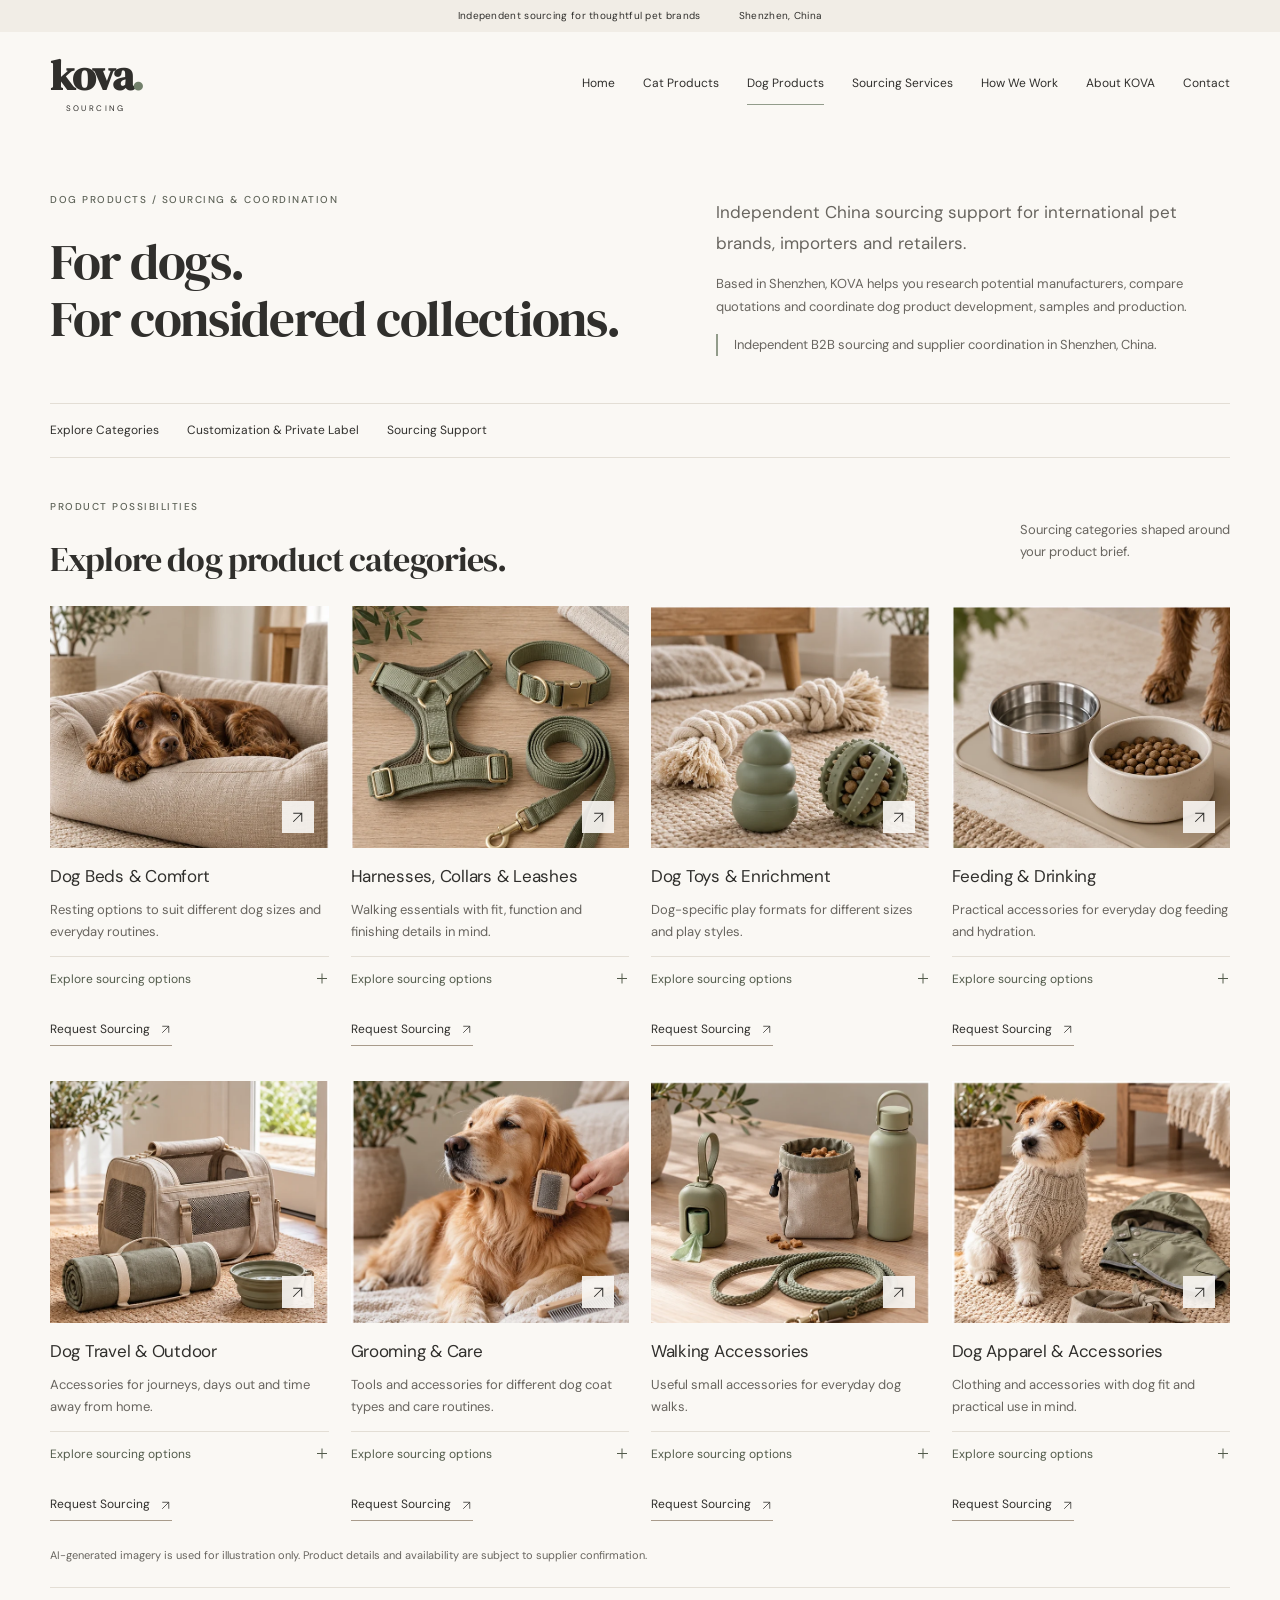
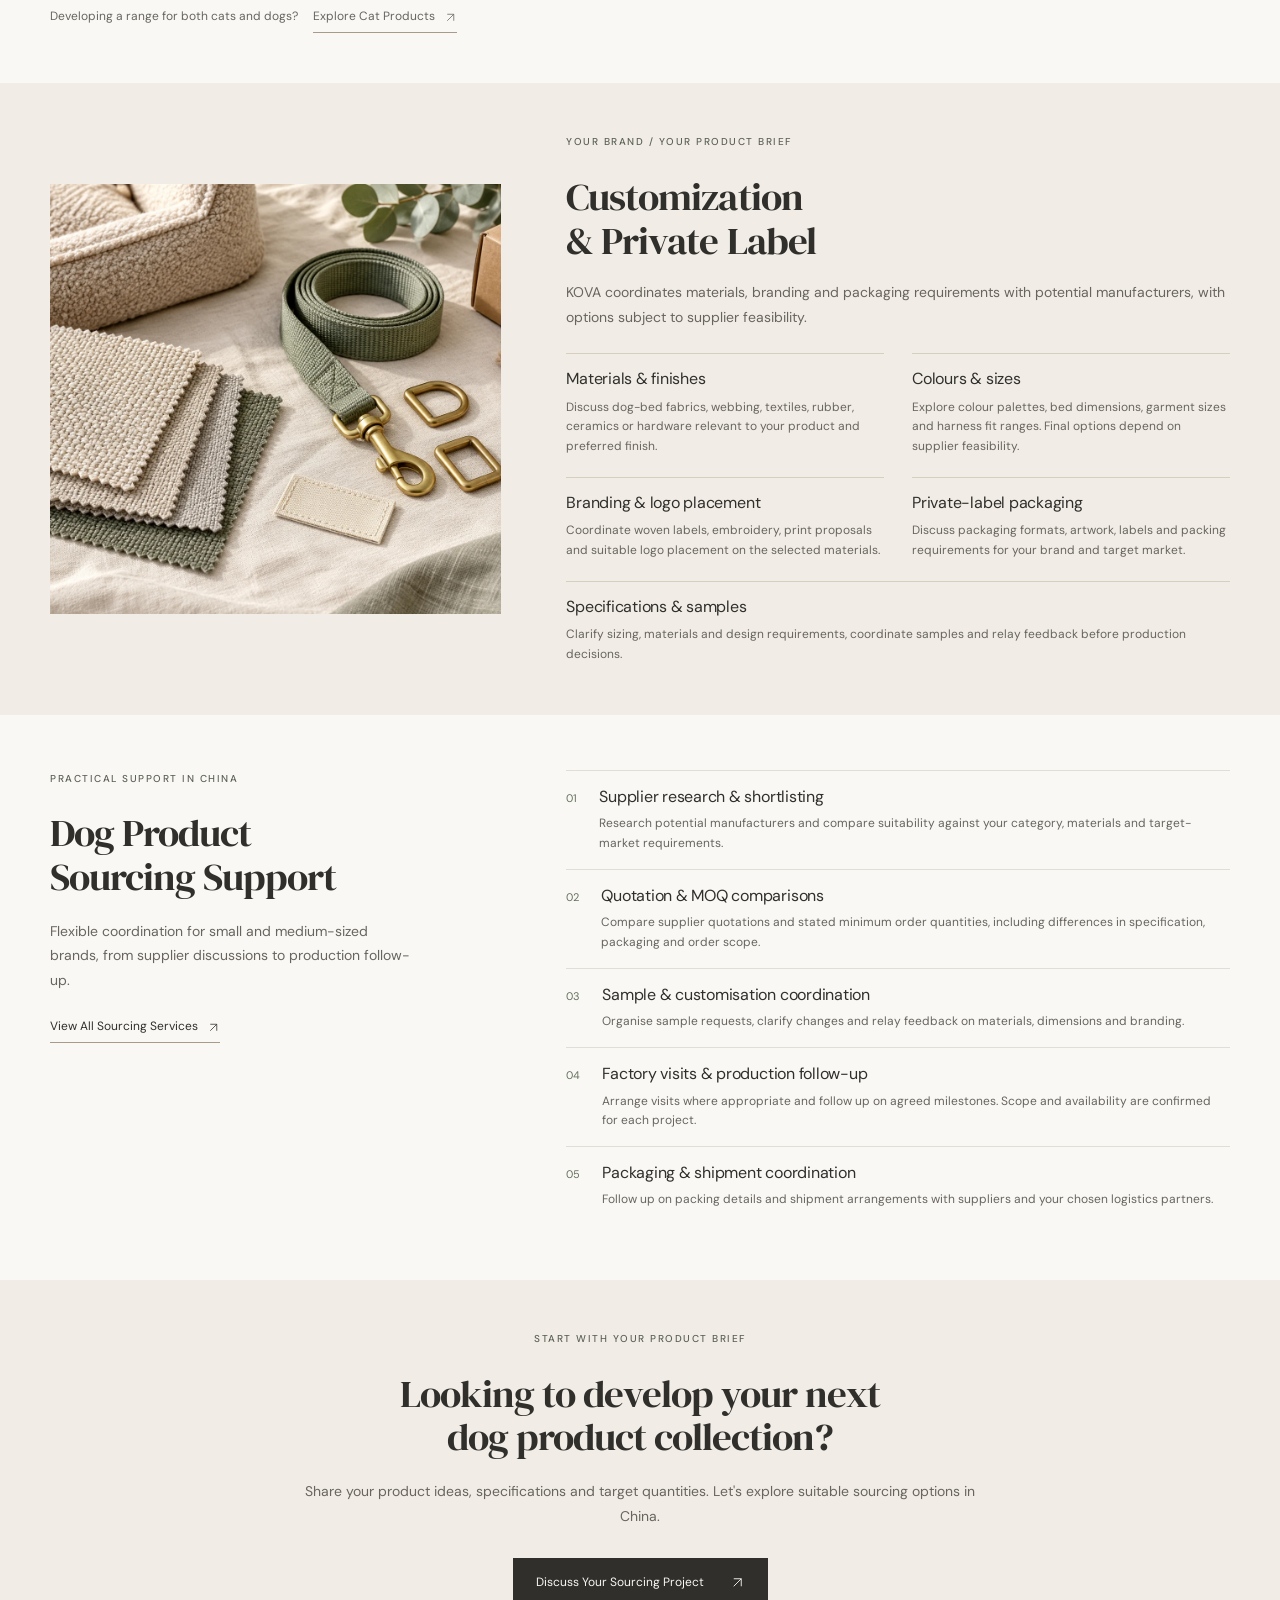
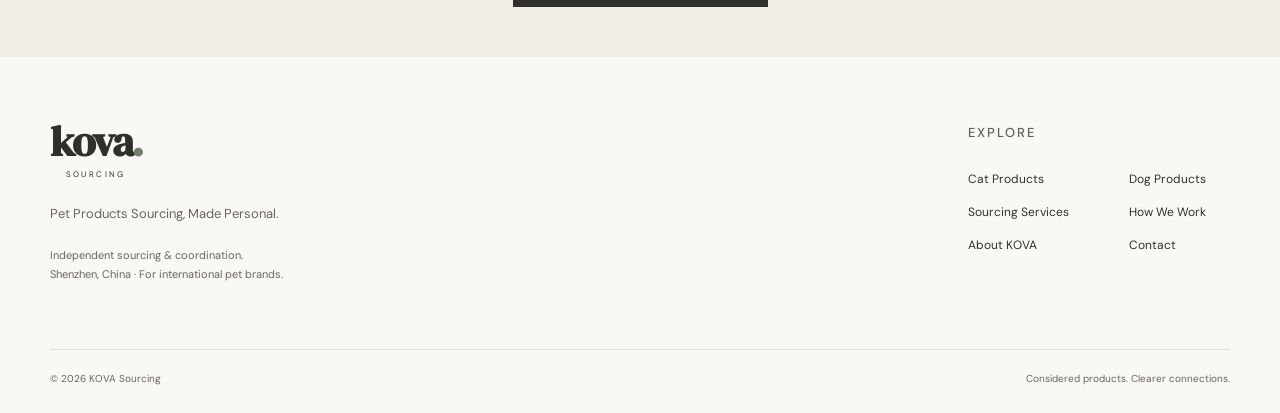
<file: wordpress-phase1/kova-theme/reference/dog-products.html>
<!DOCTYPE html>

<html class="dog-sourcing-page" lang="en">
<head>
<meta charset="utf-8"/>
<meta content="width=device-width, initial-scale=1" name="viewport"/>
<title>Dog Products | KOVA Sourcing</title>
<meta content="Explore eight dog product sourcing categories, private-label customisation and supplier coordination with KOVA, an independent China-based service for international pet brands." name="description"/>

<meta content="website" property="og:type"/>
<meta content="Dog Products | KOVA Sourcing" property="og:title"/>
<meta content="Explore eight dog product sourcing categories, private-label customisation and supplier coordination with KOVA, an independent China-based service for international pet brands." property="og:description"/>

<meta content="https://kovasourcing.com/assets/images/social-card.png" property="og:image"/>
<meta content="KOVA Sourcing — cat and dog products, Made Personal" property="og:image:alt"/>
<meta content="#FAF8F4" name="theme-color"/>
<link href="../assets/favicon.svg" rel="icon" type="image/svg+xml"/>
<link href="../assets/styles.css" rel="stylesheet"/>
<script defer="" src="../assets/site.js"></script>
<link as="font" crossorigin="anonymous" href="../assets/fonts/dm-serif-display.ttf" rel="preload" type="font/ttf"/>
<link as="font" crossorigin="anonymous" href="../assets/fonts/dm-sans.ttf" rel="preload" type="font/ttf"/>
</head>
<body>
<a class="skip" href="#main">Skip to content</a><div class="top-note">Independent sourcing for thoughtful pet brands <span>Shenzhen, China</span>
</div>
<header class="site-header wrap"><a aria-label="KOVA Sourcing home" class="logo" href="../../../../?kova_page=home">kova<span>.</span><small>SOURCING</small></a><button aria-controls="navigation" aria-expanded="false" class="menu-toggle">Menu <span aria-hidden="true"><svg aria-hidden="true" class="arrow-icon" viewbox="0 0 20 20"><path d="M3 5h14M3 10h14M3 15h14" fill="none" stroke="currentColor" stroke-width="1.2"></path></svg></span></button><nav aria-label="Main navigation" id="navigation"><a href="../../../../?kova_page=home">Home</a><a href="../../../../?kova_page=cat-products">Cat Products</a><a aria-current="page" href="dog-products.html">Dog Products</a><a href="sourcing-services.html">Sourcing Services</a><a href="how-it-works.html">How We Work</a><a href="about.html">About KOVA</a><a href="contact.html">Contact</a></nav></header><main id="main"><section class="wrap dog-intro"><div>
<p class="eyebrow">DOG PRODUCTS / SOURCING &amp; COORDINATION</p>
<h1>For dogs.<br/>For considered collections.</h1>
</div>
<div class="dog-intro-copy">
<p class="lead">Independent China sourcing support for international pet brands, importers and retailers.</p>
<p>Based in Shenzhen, KOVA helps you research potential manufacturers, compare quotations and coordinate dog product development, samples and production.</p>
<p class="dog-position-note">Independent B2B sourcing and supplier coordination in Shenzhen, China.</p>
</div></section><nav aria-label="On this page" class="wrap dog-page-nav"><a href="#dog-categories">Explore Categories</a><a href="#dog-customisation">Customization &amp; Private Label</a><a href="#dog-support">Sourcing Support</a></nav><section class="wrap dog-catalog" id="dog-categories"><div class="section-head">
<div>
<p class="eyebrow">PRODUCT POSSIBILITIES</p>
<h2>Explore dog product categories.</h2>
</div>
<p>Sourcing categories shaped around<br/>your product brief.</p>
</div>
<div class="category-grid">
<article class="category-card"><a aria-label="Discuss sourcing for Dog Beds &amp; Comfort" class="category-image" href="contact.html?category=Dog%20Beds"><div aria-label="AI-generated dog-specific concept illustrating Dog Beds &amp; Comfort" class="photo-tile dog-category-photo dog-panel-a0" role="img"></div>
<span aria-hidden="true" class="image-arrow"><svg aria-hidden="true" class="arrow-icon" fill="none" viewbox="0 0 20 20"><path d="M5 15 15 5M5 5h10v10" stroke="currentColor" stroke-width="1.2"></path></svg></span></a><div class="category-copy">
<h3>Dog Beds &amp; Comfort</h3>
<p>Resting options to suit different dog sizes and everyday routines.</p>
<details class="sourcing-details dog-card-options"><summary>Explore sourcing options <span aria-hidden="true" class="options-indicator"></span></summary><dl>
<dt>Product options:</dt>
<dd>Bolster beds, flat cushions, crate mats and removable covers.</dd>
<dt>Customization to discuss:</dt>
<dd>Bouclé, cotton or linen-look fabrics; filling, sizes, cover colours, embroidery, labels and packaging.</dd>
</dl></details><a class="text-link" href="contact.html?category=Dog%20Beds">Request Sourcing <svg aria-hidden="true" class="arrow-icon" fill="none" viewbox="0 0 20 20"><path d="M5 15 15 5M5 5h10v10" stroke="currentColor" stroke-width="1.2"></path></svg></a>
</div></article><article class="category-card"><a aria-label="Discuss sourcing for Harnesses, Collars &amp; Leashes" class="category-image" href="contact.html?category=Collars%2C%20Harnesses%20%26%20Leashes"><div aria-label="AI-generated dog-specific concept illustrating Harnesses, Collars &amp; Leashes" class="photo-tile dog-category-photo dog-panel-a1" role="img"></div>
<span aria-hidden="true" class="image-arrow"><svg aria-hidden="true" class="arrow-icon" fill="none" viewbox="0 0 20 20"><path d="M5 15 15 5M5 5h10v10" stroke="currentColor" stroke-width="1.2"></path></svg></span></a><div class="category-copy">
<h3>Harnesses, Collars &amp; Leashes</h3>
<p>Walking essentials with fit, function and finishing details in mind.</p>
<details class="sourcing-details dog-card-options"><summary>Explore sourcing options <span aria-hidden="true" class="options-indicator"></span></summary><dl>
<dt>Product options:</dt>
<dd>Adjustable collars, dog harnesses, standard leads and coordinated walking sets.</dd>
<dt>Customization to discuss:</dt>
<dd>Nylon or polyester webbing; fit ranges, widths, lengths, colourways, hardware finishes and labels.</dd>
</dl></details><a class="text-link" href="contact.html?category=Collars%2C%20Harnesses%20%26%20Leashes">Request Sourcing <svg aria-hidden="true" class="arrow-icon" fill="none" viewbox="0 0 20 20"><path d="M5 15 15 5M5 5h10v10" stroke="currentColor" stroke-width="1.2"></path></svg></a>
</div></article><article class="category-card"><a aria-label="Discuss sourcing for Dog Toys &amp; Enrichment" class="category-image" href="contact.html?category=Dog%20Toys%20%26%20Enrichment"><div aria-label="AI-generated dog-specific concept illustrating Dog Toys &amp; Enrichment" class="photo-tile dog-category-photo dog-panel-a2" role="img"></div>
<span aria-hidden="true" class="image-arrow"><svg aria-hidden="true" class="arrow-icon" fill="none" viewbox="0 0 20 20"><path d="M5 15 15 5M5 5h10v10" stroke="currentColor" stroke-width="1.2"></path></svg></span></a><div class="category-copy">
<h3>Dog Toys &amp; Enrichment</h3>
<p>Dog-specific play formats for different sizes and play styles.</p>
<details class="sourcing-details dog-card-options"><summary>Explore sourcing options <span aria-hidden="true" class="options-indicator"></span></summary><dl>
<dt>Product options:</dt>
<dd>Rope tug toys, chew toys, fetch toys and enrichment formats.</dd>
<dt>Customization to discuss:</dt>
<dd>Cotton rope, rubber or textiles; toy sizes, textures, colours, set combinations and packaging.</dd>
</dl></details><a class="text-link" href="contact.html?category=Dog%20Toys%20%26%20Enrichment">Request Sourcing <svg aria-hidden="true" class="arrow-icon" fill="none" viewbox="0 0 20 20"><path d="M5 15 15 5M5 5h10v10" stroke="currentColor" stroke-width="1.2"></path></svg></a>
</div></article><article class="category-card"><a aria-label="Discuss sourcing for Feeding &amp; Drinking" class="category-image" href="contact.html?category=Dog%20Feeding%20Accessories"><div aria-label="AI-generated dog-specific concept illustrating Feeding &amp; Drinking" class="photo-tile dog-category-photo dog-panel-a3" role="img"></div>
<span aria-hidden="true" class="image-arrow"><svg aria-hidden="true" class="arrow-icon" fill="none" viewbox="0 0 20 20"><path d="M5 15 15 5M5 5h10v10" stroke="currentColor" stroke-width="1.2"></path></svg></span></a><div class="category-copy">
<h3>Feeding &amp; Drinking</h3>
<p>Practical accessories for everyday dog feeding and hydration.</p>
<details class="sourcing-details dog-card-options"><summary>Explore sourcing options <span aria-hidden="true" class="options-indicator"></span></summary><dl>
<dt>Product options:</dt>
<dd>Food and water bowls, feeding mats, slow-feeding bowls and travel dishes.</dd>
<dt>Customization to discuss:</dt>
<dd>Ceramic, stainless steel or silicone; capacities, mat sizes, colours, suitable branding and packaging.</dd>
</dl></details><a class="text-link" href="contact.html?category=Dog%20Feeding%20Accessories">Request Sourcing <svg aria-hidden="true" class="arrow-icon" fill="none" viewbox="0 0 20 20"><path d="M5 15 15 5M5 5h10v10" stroke="currentColor" stroke-width="1.2"></path></svg></a>
</div></article><article class="category-card"><a aria-label="Discuss sourcing for Dog Travel &amp; Outdoor" class="category-image" href="contact.html?category=Dog%20Travel%20Accessories"><div aria-label="AI-generated dog-specific concept illustrating Dog Travel &amp; Outdoor" class="photo-tile dog-category-photo dog-panel-b0" role="img"></div>
<span aria-hidden="true" class="image-arrow"><svg aria-hidden="true" class="arrow-icon" fill="none" viewbox="0 0 20 20"><path d="M5 15 15 5M5 5h10v10" stroke="currentColor" stroke-width="1.2"></path></svg></span></a><div class="category-copy">
<h3>Dog Travel &amp; Outdoor</h3>
<p>Accessories for journeys, days out and time away from home.</p>
<details class="sourcing-details dog-card-options"><summary>Explore sourcing options <span aria-hidden="true" class="options-indicator"></span></summary><dl>
<dt>Product options:</dt>
<dd>Dog carriers, travel mats, vehicle seat covers and collapsible bowls.</dd>
<dt>Customization to discuss:</dt>
<dd>Canvas, polyester, mesh or water-resistant textiles; sizes, straps, pockets, colours and labels.</dd>
</dl></details><a class="text-link" href="contact.html?category=Dog%20Travel%20Accessories">Request Sourcing <svg aria-hidden="true" class="arrow-icon" fill="none" viewbox="0 0 20 20"><path d="M5 15 15 5M5 5h10v10" stroke="currentColor" stroke-width="1.2"></path></svg></a>
</div></article><article class="category-card"><a aria-label="Discuss sourcing for Grooming &amp; Care" class="category-image" href="contact.html?category=Dog%20Grooming%20%26%20Care"><div aria-label="AI-generated dog-specific concept illustrating Grooming &amp; Care" class="photo-tile dog-category-photo dog-panel-b1" role="img"></div>
<span aria-hidden="true" class="image-arrow"><svg aria-hidden="true" class="arrow-icon" fill="none" viewbox="0 0 20 20"><path d="M5 15 15 5M5 5h10v10" stroke="currentColor" stroke-width="1.2"></path></svg></span></a><div class="category-copy">
<h3>Grooming &amp; Care</h3>
<p>Tools and accessories for different dog coat types and care routines.</p>
<details class="sourcing-details dog-card-options"><summary>Explore sourcing options <span aria-hidden="true" class="options-indicator"></span></summary><dl>
<dt>Product options:</dt>
<dd>Slicker brushes, combs, grooming mitts and drying towels.</dd>
<dt>Customization to discuss:</dt>
<dd>Wood or polymer handles, stainless steel, silicone or microfibre; tool styles, finishes, labels and sets.</dd>
</dl></details><a class="text-link" href="contact.html?category=Dog%20Grooming%20%26%20Care">Request Sourcing <svg aria-hidden="true" class="arrow-icon" fill="none" viewbox="0 0 20 20"><path d="M5 15 15 5M5 5h10v10" stroke="currentColor" stroke-width="1.2"></path></svg></a>
</div></article><article class="category-card"><a aria-label="Discuss sourcing for Walking Accessories" class="category-image" href="contact.html?category=Other%20/%20Not%20sure%20yet"><div aria-label="AI-generated dog-specific concept illustrating Walking Accessories" class="photo-tile dog-category-photo dog-panel-b2" role="img"></div>
<span aria-hidden="true" class="image-arrow"><svg aria-hidden="true" class="arrow-icon" fill="none" viewbox="0 0 20 20"><path d="M5 15 15 5M5 5h10v10" stroke="currentColor" stroke-width="1.2"></path></svg></span></a><div class="category-copy">
<h3>Walking Accessories</h3>
<p>Useful small accessories for everyday dog walks.</p>
<details class="sourcing-details dog-card-options"><summary>Explore sourcing options <span aria-hidden="true" class="options-indicator"></span></summary><dl>
<dt>Product options:</dt>
<dd>Waste-bag holders, treat pouches, portable water bottles and walking bags.</dd>
<dt>Customization to discuss:</dt>
<dd>Woven fabric, silicone or suitable plastics; pouch sizes, closures, clips, colours, branding and packaging.</dd>
</dl></details><a class="text-link" href="contact.html?category=Other%20/%20Not%20sure%20yet">Request Sourcing <svg aria-hidden="true" class="arrow-icon" fill="none" viewbox="0 0 20 20"><path d="M5 15 15 5M5 5h10v10" stroke="currentColor" stroke-width="1.2"></path></svg></a>
</div></article><article class="category-card"><a aria-label="Discuss sourcing for Dog Apparel &amp; Accessories" class="category-image" href="contact.html?category=Other%20/%20Not%20sure%20yet"><div aria-label="AI-generated dog-specific concept illustrating Dog Apparel &amp; Accessories" class="photo-tile dog-category-photo dog-panel-b3" role="img"></div>
<span aria-hidden="true" class="image-arrow"><svg aria-hidden="true" class="arrow-icon" fill="none" viewbox="0 0 20 20"><path d="M5 15 15 5M5 5h10v10" stroke="currentColor" stroke-width="1.2"></path></svg></span></a><div class="category-copy">
<h3>Dog Apparel &amp; Accessories</h3>
<p>Clothing and accessories with dog fit and practical use in mind.</p>
<details class="sourcing-details dog-card-options"><summary>Explore sourcing options <span aria-hidden="true" class="options-indicator"></span></summary><dl>
<dt>Product options:</dt>
<dd>Dog jumpers, raincoats, bandanas and seasonal accessories.</dd>
<dt>Customization to discuss:</dt>
<dd>Knit fabrics or weather-resistant textiles; size grading, fastening options, colours, labels and packaging.</dd>
</dl></details><a class="text-link" href="contact.html?category=Other%20/%20Not%20sure%20yet">Request Sourcing <svg aria-hidden="true" class="arrow-icon" fill="none" viewbox="0 0 20 20"><path d="M5 15 15 5M5 5h10v10" stroke="currentColor" stroke-width="1.2"></path></svg></a>
</div></article>
</div>
<p class="asset-note">AI-generated imagery is used for illustration only. Product details and availability are subject to supplier confirmation.</p>
<p class="dog-range-link">Developing a range for both cats and dogs? <a class="text-link" href="../../../../?kova_page=cat-products">Explore Cat Products <svg aria-hidden="true" class="arrow-icon" fill="none" viewbox="0 0 20 20"><path d="M5 15 15 5M5 5h10v10" stroke="currentColor" stroke-width="1.2"></path></svg></a></p></section><section class="dog-customisation-band" id="dog-customisation"><div class="wrap dog-customisation-layout">
<div class="dog-customisation-art">
<div aria-label="AI-generated dog-bed fabric, harness webbing, hardware and blank private-label packaging samples" class="photo-tile dog-materials-photo" role="img"></div>
</div>
<div>
<p class="eyebrow">YOUR BRAND / YOUR PRODUCT BRIEF</p>
<h2>Customization<br/>&amp; Private Label</h2>
<p class="dog-customisation-lead">KOVA coordinates materials, branding and packaging requirements with potential manufacturers, with options subject to supplier feasibility.</p>
<div class="dog-options">
<article><h3>Materials &amp; finishes</h3>
<p>Discuss dog-bed fabrics, webbing, textiles, rubber, ceramics or hardware relevant to your product and preferred finish.</p></article><article><h3>Colours &amp; sizes</h3>
<p>Explore colour palettes, bed dimensions, garment sizes and harness fit ranges. Final options depend on supplier feasibility.</p></article><article><h3>Branding &amp; logo placement</h3>
<p>Coordinate woven labels, embroidery, print proposals and suitable logo placement on the selected materials.</p></article><article><h3>Private-label packaging</h3>
<p>Discuss packaging formats, artwork, labels and packing requirements for your brand and target market.</p></article><article><h3>Specifications &amp; samples</h3>
<p>Clarify sizing, materials and design requirements, coordinate samples and relay feedback before production decisions.</p></article>
</div>
</div>
</div></section><section class="wrap dog-support-layout" id="dog-support"><div>
<p class="eyebrow">PRACTICAL SUPPORT IN CHINA</p>
<h2>Dog Product<br/>Sourcing Support</h2>
<p>Flexible coordination for small and medium-sized brands, from supplier discussions to production follow-up.</p>
<a class="text-link" href="sourcing-services.html">View All Sourcing Services <svg aria-hidden="true" class="arrow-icon" fill="none" viewbox="0 0 20 20"><path d="M5 15 15 5M5 5h10v10" stroke="currentColor" stroke-width="1.2"></path></svg></a>
</div>
<ol class="dog-support-list">
<li>
<span>01</span><div>
<h3>Supplier research &amp; shortlisting</h3>
<p>Research potential manufacturers and compare suitability against your category, materials and target-market requirements.</p>
</div>
</li>
<li>
<span>02</span><div>
<h3>Quotation &amp; MOQ comparisons</h3>
<p>Compare supplier quotations and stated minimum order quantities, including differences in specification, packaging and order scope.</p>
</div>
</li>
<li>
<span>03</span><div>
<h3>Sample &amp; customisation coordination</h3>
<p>Organise sample requests, clarify changes and relay feedback on materials, dimensions and branding.</p>
</div>
</li>
<li>
<span>04</span><div>
<h3>Factory visits &amp; production follow-up</h3>
<p>Arrange visits where appropriate and follow up on agreed milestones. Scope and availability are confirmed for each project.</p>
</div>
</li>
<li>
<span>05</span><div>
<h3>Packaging &amp; shipment coordination</h3>
<p>Follow up on packing details and shipment arrangements with suppliers and your chosen logistics partners.</p>
</div>
</li>
</ol></section><section class="final-cta dog-closing"><div class="wrap">
<p class="eyebrow">START WITH YOUR PRODUCT BRIEF</p>
<h2>Looking to develop your next<br/>dog product collection?</h2>
<p>Share your product ideas, specifications and target quantities. Let's explore suitable sourcing options in China.</p>
<a class="button dark" href="contact.html">Discuss Your Sourcing Project <svg aria-hidden="true" class="arrow-icon" fill="none" viewbox="0 0 20 20"><path d="M5 15 15 5M5 5h10v10" stroke="currentColor" stroke-width="1.2"></path></svg></a>
</div></section></main><footer class="site-footer"><div class="wrap footer-top">
<div>
<a aria-label="KOVA Sourcing home" class="logo" href="../../../../?kova_page=home">kova<span>.</span><small>SOURCING</small></a><p>Pet Products Sourcing, Made Personal.</p>
<p class="small">Independent sourcing &amp; coordination.<br/>Shenzhen, China · For international pet brands.</p>
</div>
<div>
<p class="eyebrow">EXPLORE</p>
<nav aria-label="Footer navigation"><a href="../../../../?kova_page=cat-products">Cat Products</a><a href="dog-products.html">Dog Products</a><a href="sourcing-services.html">Sourcing Services</a><a href="how-it-works.html">How We Work</a><a href="about.html">About KOVA</a><a href="contact.html">Contact</a></nav>
</div>
</div>
<div class="wrap footer-bottom">
<span>© <span id="year">2026</span> KOVA Sourcing</span><span>Considered products. Clearer connections.</span>
</div></footer>
</body>
</html>
</file>
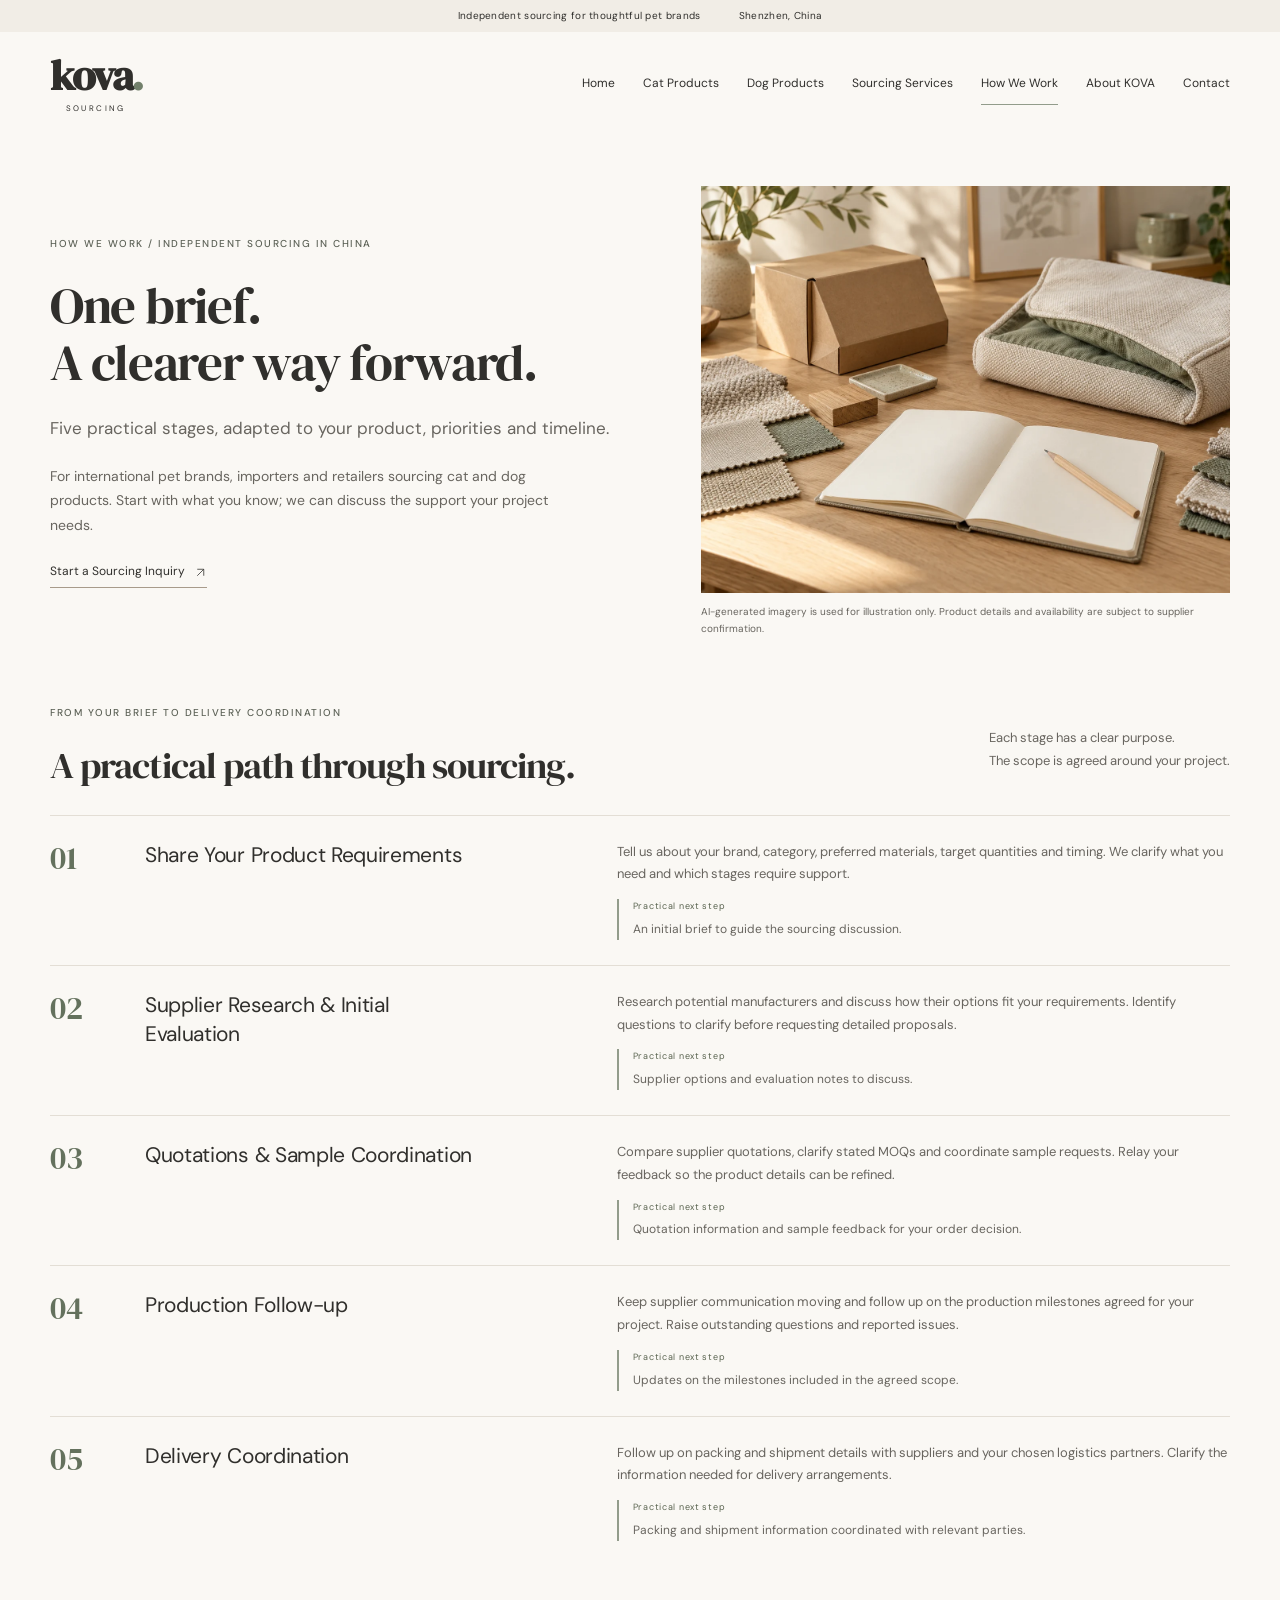
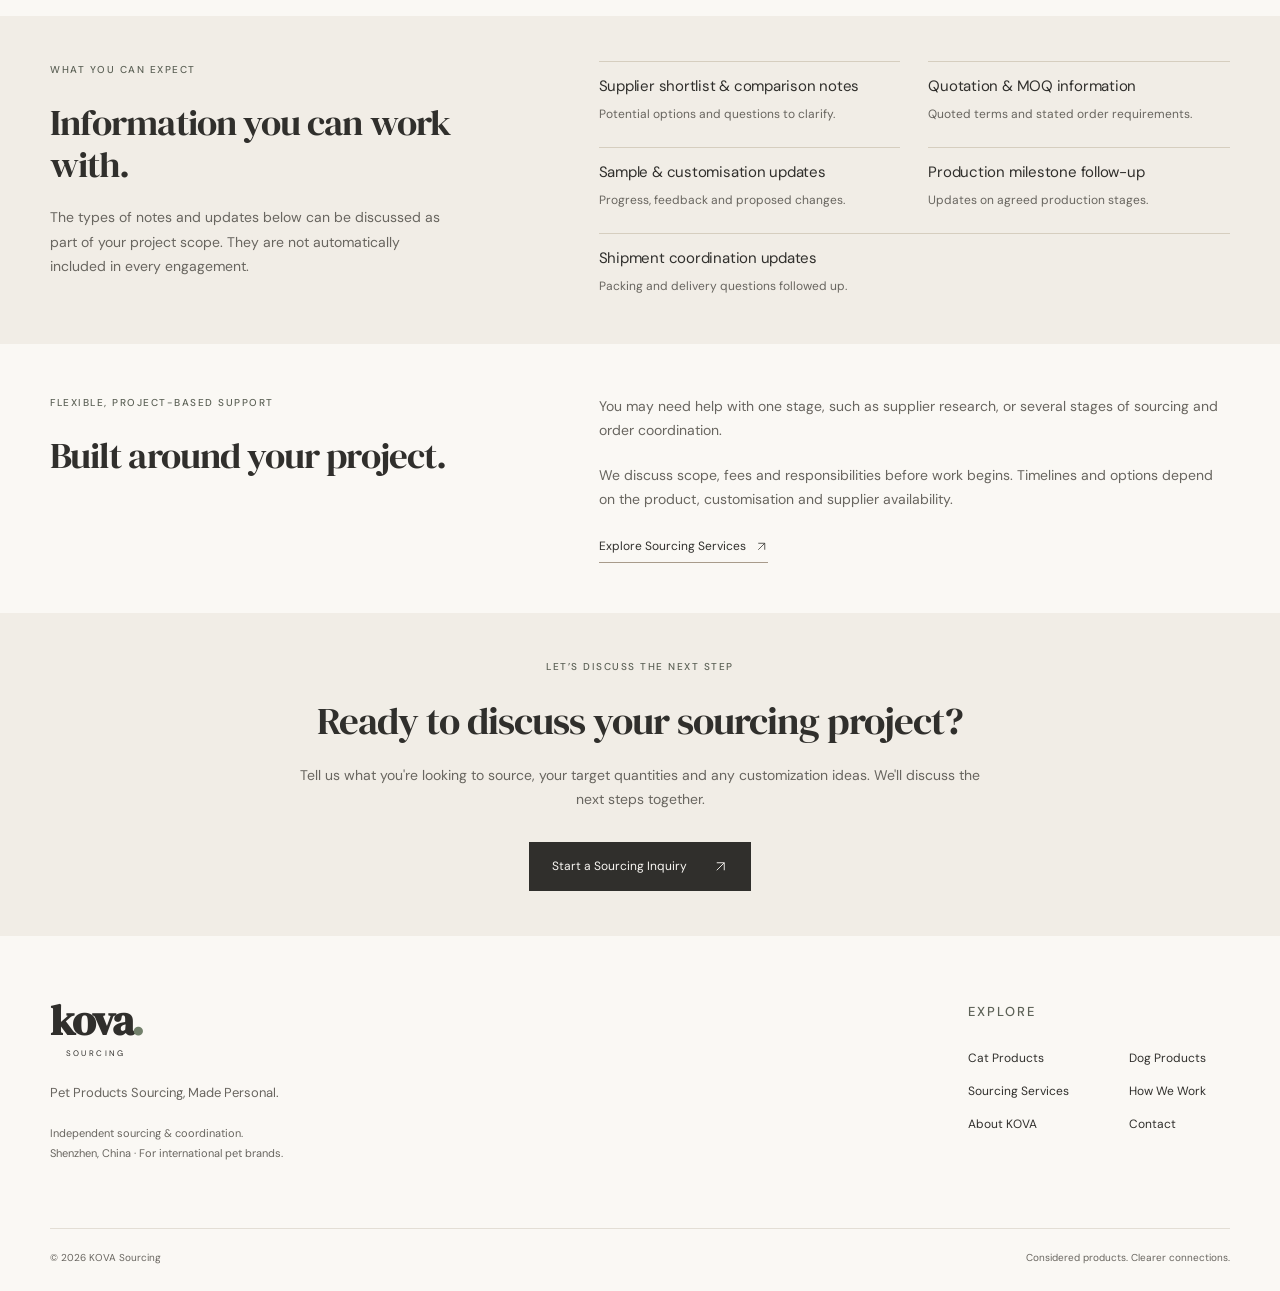
<file: wordpress-phase1/kova-theme/reference/how-it-works.html>
<!DOCTYPE html>

<html class="work-page" lang="en">
<head>
<meta charset="utf-8"/>
<meta content="width=device-width, initial-scale=1" name="viewport"/>
<title>How We Work | KOVA Sourcing</title>
<meta content="Five practical sourcing stages with KOVA, from your pet product brief to supplier research, samples, production follow-up and delivery coordination. Flexible project-based support in China." name="description"/>

<meta content="website" property="og:type"/>
<meta content="How We Work | KOVA Sourcing" property="og:title"/>
<meta content="Five practical sourcing stages with KOVA, from your pet product brief to supplier research, samples, production follow-up and delivery coordination. Flexible project-based support in China." property="og:description"/>

<meta content="https://kovasourcing.com/assets/images/social-card.png" property="og:image"/>
<meta content="KOVA Sourcing — cat and dog products, Made Personal" property="og:image:alt"/>
<meta content="#FAF8F4" name="theme-color"/>
<link href="../assets/favicon.svg" rel="icon" type="image/svg+xml"/>
<link href="../assets/styles.css" rel="stylesheet"/>
<script defer="" src="../assets/site.js"></script><link as="font" crossorigin="anonymous" href="../assets/fonts/dm-serif-display.ttf" rel="preload" type="font/ttf"/>
<link as="font" crossorigin="anonymous" href="../assets/fonts/dm-sans.ttf" rel="preload" type="font/ttf"/>
</head>
<body>
<a class="skip" href="#main">Skip to content</a><div class="top-note">Independent sourcing for thoughtful pet brands <span>Shenzhen, China</span>
</div>
<header class="site-header wrap"><a aria-label="KOVA Sourcing home" class="logo" href="../../../../?kova_page=home">kova<span>.</span><small>SOURCING</small></a><button aria-controls="navigation" aria-expanded="false" class="menu-toggle">Menu <span aria-hidden="true"><svg aria-hidden="true" class="arrow-icon" viewbox="0 0 20 20"><path d="M3 5h14M3 10h14M3 15h14" fill="none" stroke="currentColor" stroke-width="1.2"></path></svg></span></button><nav aria-label="Main navigation" id="navigation"><a href="../../../../?kova_page=home">Home</a><a href="../../../../?kova_page=cat-products">Cat Products</a><a href="dog-products.html">Dog Products</a><a href="sourcing-services.html">Sourcing Services</a><a aria-current="page" href="how-it-works.html">How We Work</a><a href="about.html">About KOVA</a><a href="contact.html">Contact</a></nav></header><main id="main"><section class="wrap work-hero"><div>
<p class="eyebrow">HOW WE WORK / INDEPENDENT SOURCING IN CHINA</p>
<h1>One brief.<br/>A clearer way forward.</h1>
<p class="lead">Five practical stages, adapted to your product, priorities and timeline.</p>
<p>For international pet brands, importers and retailers sourcing cat and dog products. Start with what you know; we can discuss the support your project needs.</p>
<a class="text-link" href="contact.html">Start a Sourcing Inquiry <svg aria-hidden="true" class="arrow-icon" fill="none" viewbox="0 0 20 20"><path d="M5 15 15 5M5 5h10v10" stroke="currentColor" stroke-width="1.2"></path></svg></a>
</div>
<figure><img alt="AI-generated concept of a blank product brief notebook, neutral fabric swatches and packaging samples on a light oak desk" fetchpriority="high" height="1024" src="../assets/images/how-we-work/brief-workspace.webp" width="1536"/><figcaption>AI-generated imagery is used for illustration only. Product details and availability are subject to supplier confirmation.</figcaption></figure></section><section class="wrap work-process"><div class="section-head">
<div>
<p class="eyebrow">FROM YOUR BRIEF TO DELIVERY COORDINATION</p>
<h2>A practical path through sourcing.</h2>
</div>
<p>Each stage has a clear purpose.<br/>The scope is agreed around your project.</p>
</div>
<ol class="work-timeline">
<li>
<span class="work-step-number">01</span><h3>Share Your Product Requirements</h3>
<div>
<p>Tell us about your brand, category, preferred materials, target quantities and timing. We clarify what you need and which stages require support.</p>
<p class="work-outcome"><span>Practical next step</span>An initial brief to guide the sourcing discussion.</p>
</div>
</li>
<li>
<span class="work-step-number">02</span><h3>Supplier Research &amp; Initial Evaluation</h3>
<div>
<p>Research potential manufacturers and discuss how their options fit your requirements. Identify questions to clarify before requesting detailed proposals.</p>
<p class="work-outcome"><span>Practical next step</span>Supplier options and evaluation notes to discuss.</p>
</div>
</li>
<li>
<span class="work-step-number">03</span><h3>Quotations &amp; Sample Coordination</h3>
<div>
<p>Compare supplier quotations, clarify stated MOQs and coordinate sample requests. Relay your feedback so the product details can be refined.</p>
<p class="work-outcome"><span>Practical next step</span>Quotation information and sample feedback for your order decision.</p>
</div>
</li>
<li>
<span class="work-step-number">04</span><h3>Production Follow-up</h3>
<div>
<p>Keep supplier communication moving and follow up on the production milestones agreed for your project. Raise outstanding questions and reported issues.</p>
<p class="work-outcome"><span>Practical next step</span>Updates on the milestones included in the agreed scope.</p>
</div>
</li>
<li>
<span class="work-step-number">05</span><h3>Delivery Coordination</h3>
<div>
<p>Follow up on packing and shipment details with suppliers and your chosen logistics partners. Clarify the information needed for delivery arrangements.</p>
<p class="work-outcome"><span>Practical next step</span>Packing and shipment information coordinated with relevant parties.</p>
</div>
</li>
</ol></section><section class="work-updates-band"><div class="wrap work-updates">
<div>
<p class="eyebrow">WHAT YOU CAN EXPECT</p>
<h2>Information you can work with.</h2>
<p>The types of notes and updates below can be discussed as part of your project scope. They are not automatically included in every engagement.</p>
</div>
<ul>
<li>
<h3>Supplier shortlist &amp; comparison notes</h3>
<p>Potential options and questions to clarify.</p>
</li>
<li>
<h3>Quotation &amp; MOQ information</h3>
<p>Quoted terms and stated order requirements.</p>
</li>
<li>
<h3>Sample &amp; customisation updates</h3>
<p>Progress, feedback and proposed changes.</p>
</li>
<li>
<h3>Production milestone follow-up</h3>
<p>Updates on agreed production stages.</p>
</li>
<li>
<h3>Shipment coordination updates</h3>
<p>Packing and delivery questions followed up.</p>
</li>
</ul>
</div></section><section class="wrap work-flexible"><div>
<p class="eyebrow">FLEXIBLE, PROJECT-BASED SUPPORT</p>
<h2>Built around your project.</h2>
</div>
<div>
<p>You may need help with one stage, such as supplier research, or several stages of sourcing and order coordination.</p>
<p>We discuss scope, fees and responsibilities before work begins. Timelines and options depend on the product, customisation and supplier availability.</p>
<a class="text-link" href="sourcing-services.html">Explore Sourcing Services <svg aria-hidden="true" class="arrow-icon" fill="none" viewbox="0 0 20 20"><path d="M5 15 15 5M5 5h10v10" stroke="currentColor" stroke-width="1.2"></path></svg></a>
</div></section><section class="final-cta work-closing"><div class="wrap">
<p class="eyebrow">LET’S DISCUSS THE NEXT STEP</p>
<h2>Ready to discuss your sourcing project?</h2>
<p>Tell us what you're looking to source, your target quantities and any customization ideas. We'll discuss the next steps together.</p>
<a class="button dark" href="contact.html">Start a Sourcing Inquiry <svg aria-hidden="true" class="arrow-icon" fill="none" viewbox="0 0 20 20"><path d="M5 15 15 5M5 5h10v10" stroke="currentColor" stroke-width="1.2"></path></svg></a>
</div></section></main><footer class="site-footer"><div class="wrap footer-top">
<div>
<a aria-label="KOVA Sourcing home" class="logo" href="../../../../?kova_page=home">kova<span>.</span><small>SOURCING</small></a><p>Pet Products Sourcing, Made Personal.</p>
<p class="small">Independent sourcing &amp; coordination.<br/>Shenzhen, China · For international pet brands.</p>
</div>
<div>
<p class="eyebrow">EXPLORE</p>
<nav aria-label="Footer navigation"><a href="../../../../?kova_page=cat-products">Cat Products</a><a href="dog-products.html">Dog Products</a><a href="sourcing-services.html">Sourcing Services</a><a href="how-it-works.html">How We Work</a><a href="about.html">About KOVA</a><a href="contact.html">Contact</a></nav>
</div>
</div>
<div class="wrap footer-bottom">
<span>© <span id="year">2026</span> KOVA Sourcing</span><span>Considered products. Clearer connections.</span>
</div></footer>
</body>
</html>
</file>
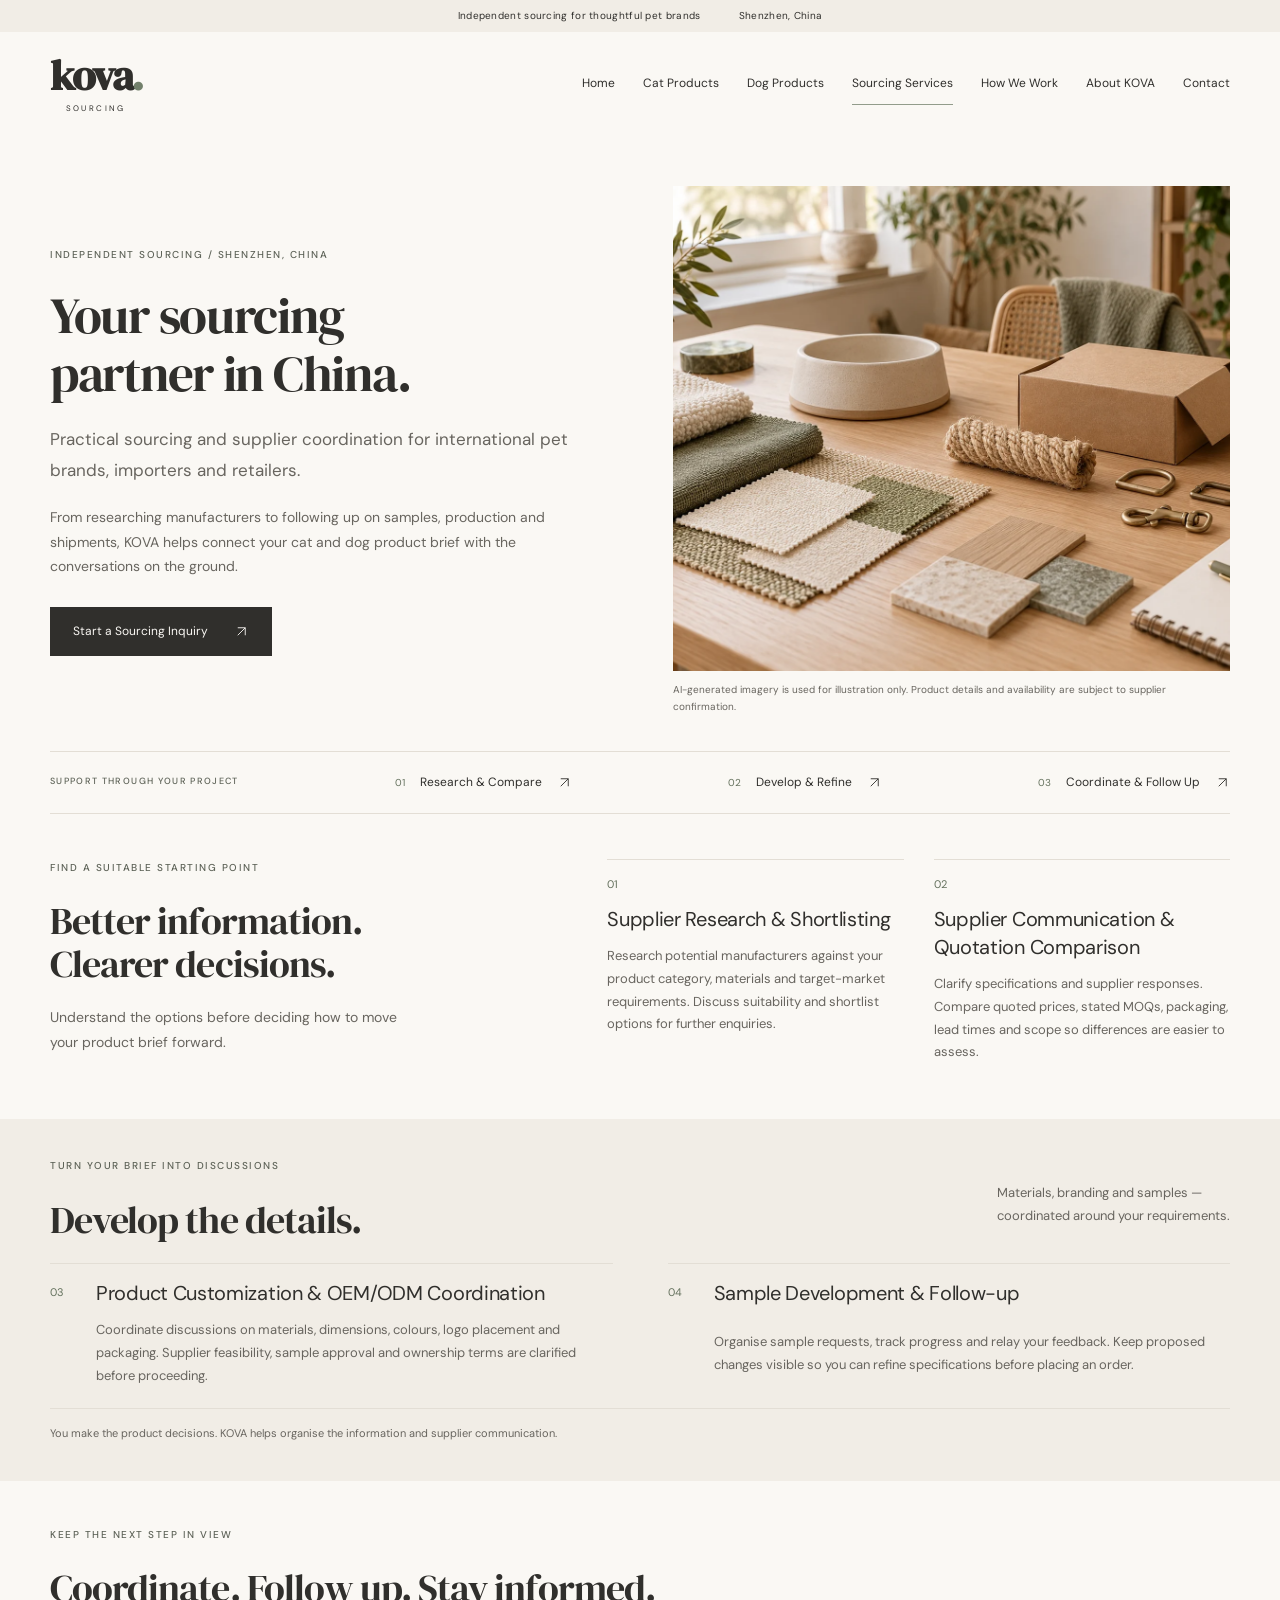
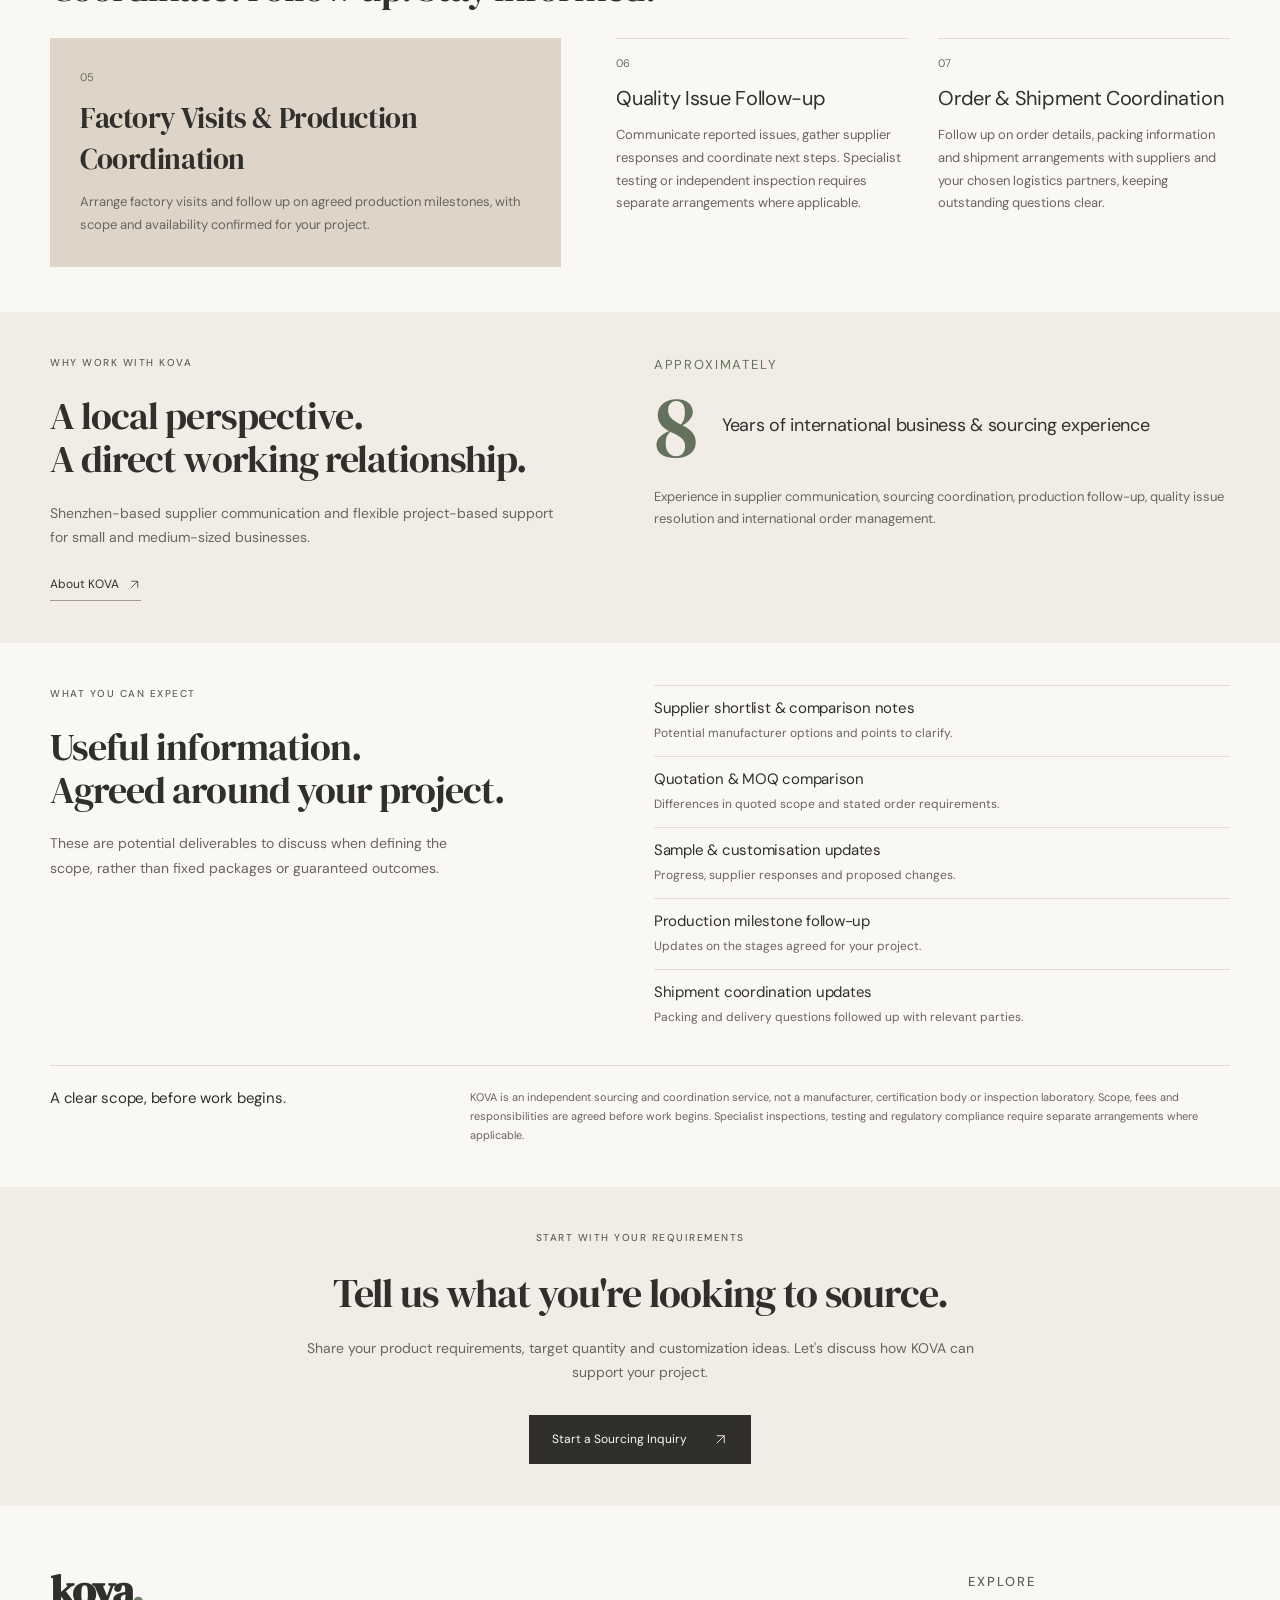
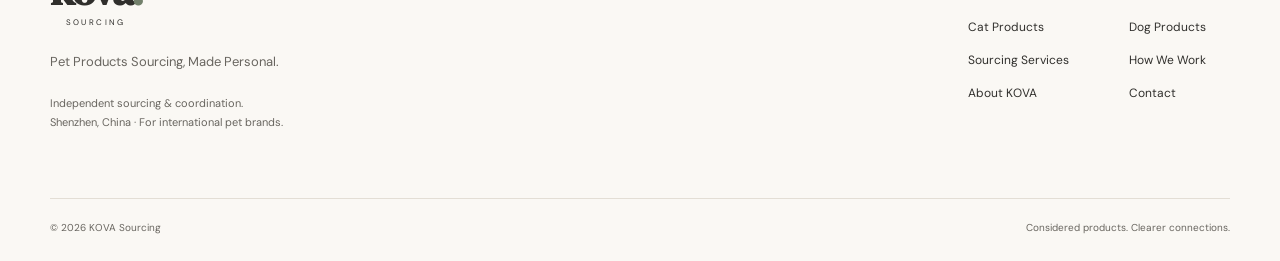
<file: wordpress-phase1/kova-theme/reference/sourcing-services.html>
<!DOCTYPE html>

<html class="services-page" lang="en">
<head>
<meta charset="utf-8"/>
<meta content="width=device-width, initial-scale=1" name="viewport"/>
<title>Sourcing Services | KOVA Sourcing</title>
<meta content="Independent sourcing and supplier coordination in Shenzhen for international pet brands. Explore research, customisation, sample, production and shipment support." name="description"/>

<meta content="website" property="og:type"/>
<meta content="Sourcing Services | KOVA Sourcing" property="og:title"/>
<meta content="Independent sourcing and supplier coordination in Shenzhen for international pet brands. Explore research, customisation, sample, production and shipment support." property="og:description"/>

<meta content="https://kovasourcing.com/assets/images/social-card.png" property="og:image"/>
<meta content="KOVA Sourcing — cat and dog products, Made Personal" property="og:image:alt"/>
<meta content="#FAF8F4" name="theme-color"/>
<link href="../assets/favicon.svg" rel="icon" type="image/svg+xml"/>
<link href="../assets/styles.css" rel="stylesheet"/>
<script defer="" src="../assets/site.js"></script>
<link as="font" crossorigin="anonymous" href="../assets/fonts/dm-serif-display.ttf" rel="preload" type="font/ttf"/>
<link as="font" crossorigin="anonymous" href="../assets/fonts/dm-sans.ttf" rel="preload" type="font/ttf"/>
</head>
<body>
<a class="skip" href="#main">Skip to content</a><div class="top-note">Independent sourcing for thoughtful pet brands <span>Shenzhen, China</span>
</div>
<header class="site-header wrap"><a aria-label="KOVA Sourcing home" class="logo" href="../../../../?kova_page=home">kova<span>.</span><small>SOURCING</small></a><button aria-controls="navigation" aria-expanded="false" class="menu-toggle">Menu <span aria-hidden="true"><svg aria-hidden="true" class="arrow-icon" viewbox="0 0 20 20"><path d="M3 5h14M3 10h14M3 15h14" fill="none" stroke="currentColor" stroke-width="1.2"></path></svg></span></button><nav aria-label="Main navigation" id="navigation"><a href="../../../../?kova_page=home">Home</a><a href="../../../../?kova_page=cat-products">Cat Products</a><a href="dog-products.html">Dog Products</a><a aria-current="page" href="sourcing-services.html">Sourcing Services</a><a href="how-it-works.html">How We Work</a><a href="about.html">About KOVA</a><a href="contact.html">Contact</a></nav></header><main id="main"><section class="wrap sourcing-hero"><div>
<p class="eyebrow">INDEPENDENT SOURCING / SHENZHEN, CHINA</p>
<h1>Your sourcing<br/>partner in China.</h1>
<p class="lead">Practical sourcing and supplier coordination for international pet brands, importers and retailers.</p>
<p>From researching manufacturers to following up on samples, production and shipments, KOVA helps connect your cat and dog product brief with the conversations on the ground.</p>
<a class="button dark" href="contact.html">Start a Sourcing Inquiry <svg aria-hidden="true" class="arrow-icon" fill="none" viewbox="0 0 20 20"><path d="M5 15 15 5M5 5h10v10" stroke="currentColor" stroke-width="1.2"></path></svg></a>
</div>
<figure><img alt="AI-generated concept of pet product samples, fabric swatches and plain packaging on a sourcing workspace" fetchpriority="high" height="1024" src="../assets/images/services/workspace.webp" width="1536"/><figcaption>AI-generated imagery is used for illustration only. Product details and availability are subject to supplier confirmation.</figcaption></figure></section><nav aria-label="Service overview" class="wrap service-overview"><span class="eyebrow">SUPPORT THROUGH YOUR PROJECT</span><a href="#research"><span>01</span> Research &amp; Compare <svg aria-hidden="true" class="arrow-icon" fill="none" viewbox="0 0 20 20"><path d="M5 15 15 5M5 5h10v10" stroke="currentColor" stroke-width="1.2"></path></svg></a><a href="#development"><span>02</span> Develop &amp; Refine <svg aria-hidden="true" class="arrow-icon" fill="none" viewbox="0 0 20 20"><path d="M5 15 15 5M5 5h10v10" stroke="currentColor" stroke-width="1.2"></path></svg></a><a href="#coordination"><span>03</span> Coordinate &amp; Follow Up <svg aria-hidden="true" class="arrow-icon" fill="none" viewbox="0 0 20 20"><path d="M5 15 15 5M5 5h10v10" stroke="currentColor" stroke-width="1.2"></path></svg></a></nav><section class="wrap service-research" id="research"><div class="service-stage">
<p class="eyebrow">FIND A SUITABLE STARTING POINT</p>
<h2>Better information.<br/>Clearer decisions.</h2>
<p>Understand the options before deciding how to move your product brief forward.</p>
</div>
<div class="research-details">
<article class="service-detail"><span class="service-index">01</span><h3>Supplier Research &amp; Shortlisting</h3>
<p>Research potential manufacturers against your product category, materials and target-market requirements. Discuss suitability and shortlist options for further enquiries.</p></article><article class="service-detail"><span class="service-index">02</span><h3>Supplier Communication &amp; Quotation Comparison</h3>
<p>Clarify specifications and supplier responses. Compare quoted prices, stated MOQs, packaging, lead times and scope so differences are easier to assess.</p></article>
</div></section><section class="service-development" id="development"><div class="wrap">
<div class="section-head">
<div>
<p class="eyebrow">TURN YOUR BRIEF INTO DISCUSSIONS</p>
<h2>Develop the details.</h2>
</div>
<p>Materials, branding and samples —<br/>coordinated around your requirements.</p>
</div>
<div class="development-details">
<article class="service-detail"><span class="service-index">03</span><h3>Product Customization &amp; OEM/ODM Coordination</h3>
<p>Coordinate discussions on materials, dimensions, colours, logo placement and packaging. Supplier feasibility, sample approval and ownership terms are clarified before proceeding.</p></article><article class="service-detail"><span class="service-index">04</span><h3>Sample Development &amp; Follow-up</h3>
<p>Organise sample requests, track progress and relay your feedback. Keep proposed changes visible so you can refine specifications before placing an order.</p></article>
</div>
<p class="development-note">You make the product decisions. KOVA helps organise the information and supplier communication.</p>
</div></section><section class="wrap service-coordination" id="coordination"><div class="section-head"><div>
<p class="eyebrow">KEEP THE NEXT STEP IN VIEW</p>
<h2>Coordinate. Follow up. Stay informed.</h2>
</div></div>
<div class="coordination-details">
<div class="production-feature"><article class="service-detail"><span class="service-index">05</span><h3>Factory Visits &amp; Production Coordination</h3>
<p>Arrange factory visits and follow up on agreed production milestones, with scope and availability confirmed for your project.</p></article></div>
<div class="coordination-followup">
<article class="service-detail"><span class="service-index">06</span><h3>Quality Issue Follow-up</h3>
<p>Communicate reported issues, gather supplier responses and coordinate next steps. Specialist testing or independent inspection requires separate arrangements where applicable.</p></article><article class="service-detail"><span class="service-index">07</span><h3>Order &amp; Shipment Coordination</h3>
<p>Follow up on order details, packing information and shipment arrangements with suppliers and your chosen logistics partners, keeping outstanding questions clear.</p></article>
</div>
</div></section><section class="service-why-band"><div class="wrap service-why">
<div>
<p class="eyebrow">WHY WORK WITH KOVA</p>
<h2>A local perspective.<br/>A direct working relationship.</h2>
<p>Shenzhen-based supplier communication and flexible project-based support for small and medium-sized businesses.</p>
<a class="text-link" href="about.html">About KOVA <svg aria-hidden="true" class="arrow-icon" fill="none" viewbox="0 0 20 20"><path d="M5 15 15 5M5 5h10v10" stroke="currentColor" stroke-width="1.2"></path></svg></a>
</div>
<div class="service-experience">
<p class="experience-kicker">APPROXIMATELY</p>
<div class="experience-heading">
<span>8</span><h3>Years of international business &amp; sourcing experience</h3>
</div>
<p>Experience in supplier communication, sourcing coordination, production follow-up, quality issue resolution and international order management.</p>
</div>
</div></section><section class="wrap service-expectations"><div>
<p class="eyebrow">WHAT YOU CAN EXPECT</p>
<h2>Useful information.<br/>Agreed around your project.</h2>
<p>These are potential deliverables to discuss when defining the scope, rather than fixed packages or guaranteed outcomes.</p>
</div>
<ul class="deliverables">
<li>
<h3>Supplier shortlist &amp; comparison notes</h3>
<p>Potential manufacturer options and points to clarify.</p>
</li>
<li>
<h3>Quotation &amp; MOQ comparison</h3>
<p>Differences in quoted scope and stated order requirements.</p>
</li>
<li>
<h3>Sample &amp; customisation updates</h3>
<p>Progress, supplier responses and proposed changes.</p>
</li>
<li>
<h3>Production milestone follow-up</h3>
<p>Updates on the stages agreed for your project.</p>
</li>
<li>
<h3>Shipment coordination updates</h3>
<p>Packing and delivery questions followed up with relevant parties.</p>
</li>
</ul>
<aside class="service-scope"><h3>A clear scope, before work begins.</h3>
<p>KOVA is an independent sourcing and coordination service, not a manufacturer, certification body or inspection laboratory. Scope, fees and responsibilities are agreed before work begins. Specialist inspections, testing and regulatory compliance require separate arrangements where applicable.</p></aside></section><section class="final-cta service-closing"><div class="wrap">
<p class="eyebrow">START WITH YOUR REQUIREMENTS</p>
<h2>Tell us what you're looking to source.</h2>
<p>Share your product requirements, target quantity and customization ideas. Let's discuss how KOVA can support your project.</p>
<a class="button dark" href="contact.html">Start a Sourcing Inquiry <svg aria-hidden="true" class="arrow-icon" fill="none" viewbox="0 0 20 20"><path d="M5 15 15 5M5 5h10v10" stroke="currentColor" stroke-width="1.2"></path></svg></a>
</div></section></main><footer class="site-footer"><div class="wrap footer-top">
<div>
<a aria-label="KOVA Sourcing home" class="logo" href="../../../../?kova_page=home">kova<span>.</span><small>SOURCING</small></a><p>Pet Products Sourcing, Made Personal.</p>
<p class="small">Independent sourcing &amp; coordination.<br/>Shenzhen, China · For international pet brands.</p>
</div>
<div>
<p class="eyebrow">EXPLORE</p>
<nav aria-label="Footer navigation"><a href="../../../../?kova_page=cat-products">Cat Products</a><a href="dog-products.html">Dog Products</a><a href="sourcing-services.html">Sourcing Services</a><a href="how-it-works.html">How We Work</a><a href="about.html">About KOVA</a><a href="contact.html">Contact</a></nav>
</div>
</div>
<div class="wrap footer-bottom">
<span>© <span id="year">2026</span> KOVA Sourcing</span><span>Considered products. Clearer connections.</span>
</div></footer>
</body>
</html>
</file>
<file: assets/styles.css>
@font-face{font-family:"DM Serif Display";src:url("fonts/dm-serif-display.ttf") format("truetype");font-weight:400;font-style:normal;font-display:swap}@font-face{font-family:"DM Sans";src:url("fonts/dm-sans.ttf") format("truetype");font-weight:100 1000;font-style:normal;font-display:swap}
:root{--paper:#faf8f4;--ivory:#f1ede6;--oat:#ded4c7;--taupe:#a89b8b;--ink:#302f2c;--muted:#68655f;--sage:#929c8b;--line:#e3ded5}*{box-sizing:border-box}body{margin:0;background:var(--paper);color:var(--ink);font:15px/1.75 "DM Sans",Arial,Helvetica,sans-serif}a{color:inherit;text-decoration:none}button,input,select,textarea{font:inherit}a,button{outline-offset:5px}a:focus-visible,button:focus-visible{outline:2px solid var(--ink)}h1,h2,h3,p{margin:0 0 20px}h1,h2{font-family:"DM Serif Display",Georgia,serif;font-weight:400;line-height:1.12;letter-spacing:-.025em}h1{font-size:clamp(42px,4.8vw,76px)}h2{font-size:clamp(34px,3.3vw,50px)}h3{font-size:18px;font-weight:400;line-height:1.4;letter-spacing:-.015em}p{color:var(--muted)}.wrap{width:calc(100% - 100px);max-width:1380px;margin-inline:auto}.top-note{height:32px;background:var(--ivory);font-size:10px;letter-spacing:.03em;text-align:center;padding:7px 20px}.top-note span{margin-left:35px}.site-header{display:flex;align-items:center;justify-content:space-between;gap:35px;height:104px}.logo{display:inline-block;font-family:"DM Serif Display",Georgia,serif;font-weight:700;font-size:43px;line-height:.9;letter-spacing:-2.5px}.logo span{color:#72806b}.logo small{display:block;font-family:"DM Sans",Arial,sans-serif;font-weight:400;font-size:8px;letter-spacing:.3em;text-align:center;margin-top:10px}.site-header nav{display:flex;gap:28px;font-size:12px}.site-header nav a{padding:10px 0;border-bottom:1px solid transparent}.site-header nav a:hover,.site-header nav a[aria-current]{border-color:var(--sage)}.menu-toggle{display:none}.skip{position:absolute;top:-100px;z-index:20;background:var(--paper);padding:15px}.skip:focus{top:0}.eyebrow{font-family:"DM Sans",Arial,sans-serif;font-size:10px;font-weight:500;letter-spacing:.15em;color:#5d6257;margin-bottom:24px}.hero{position:relative;isolation:isolate;min-height:660px;display:flex;align-items:center;background:var(--oat)}.hero-background{position:absolute;inset:0;z-index:-2;background:url('images/hero-concept.webp') center 55%/cover no-repeat}.hero:after{content:'';position:absolute;inset:0;z-index:-1;background:transparent}.hero-content{padding-block:80px}.hero h1{max-width:710px;font-size:clamp(44px,4.5vw,70px)}.hero em{font-weight:400;color:#5a6253}.hero-content>p:not(.eyebrow){max-width:460px;font-size:16px;line-height:1.8}.hero .eyebrow{font-size:9px}.actions{display:flex;gap:14px;flex-wrap:wrap;margin-top:32px}.button{display:inline-flex;align-items:center;justify-content:center;gap:26px;min-height:48px;padding:13px 22px;border:1px solid var(--ink);border-radius:0;font-size:12px;cursor:pointer;transition:background .2s,color .2s;background:var(--ink);color:var(--paper)}.button.dark{background:var(--ink);color:var(--paper)}.button.outline{background:transparent;color:var(--ink)}.button:hover{background:#55584e;color:white}.hero-caption{position:absolute;right:35px;bottom:18px;font-size:10px;color:#302f2c;background:#faf8f4c9;padding:6px 10px}.intro-strip{display:flex;align-items:center;justify-content:space-between;gap:20px;padding-block:28px;border-bottom:1px solid var(--line)}.intro-strip p{font-family:"DM Serif Display",Georgia,serif;font-style:italic;font-size:21px;margin:0;color:var(--ink)}.intro-strip span{font-size:9px;letter-spacing:.14em;color:var(--muted)}.section{padding-block:86px}.section-head{display:flex;align-items:end;justify-content:space-between;gap:45px;margin-bottom:40px}.section-head h2{margin-bottom:0}.section-head p:not(.eyebrow){font-size:13px;margin-bottom:14px}.text-link{display:inline-block;border-bottom:1px solid #a89b8b;padding-bottom:5px;font-size:12px}.text-link:hover{color:#64715c;border-color:#64715c}.category-grid{display:grid;grid-template-columns:repeat(3,1fr);gap:45px 24px}.category-image{display:block;position:relative;overflow:hidden;aspect-ratio:1;background:var(--ivory)}.photo-tile{width:100%;height:100%;background-image:url('images/category-concepts.webp');background-size:300% 200%;background-repeat:no-repeat;transition:transform .45s}.panel-0{background-position:0 0}.panel-1{background-position:50% 0}.panel-2{background-position:100% 0}.panel-3{background-position:0 100%}.panel-4{background-position:50% 100%}.panel-5{background-position:100% 100%}.category-image:hover .photo-tile{transform:scale(1.025)}.image-arrow{position:absolute;right:15px;bottom:15px;background:#faf8f4e8;width:32px;height:32px;display:grid;place-items:center;font-size:17px}.category-copy{padding-top:20px}.category-copy h3{font-size:16px;margin-bottom:7px}.category-copy p{font-size:12px;margin-bottom:14px}.asset-note{font-size:11px;max-width:950px;margin:30px 0 0;color:var(--muted)}.dog-section,.process-band{background:var(--ivory)}.dog-feature{display:grid;grid-template-columns:1fr 1fr;gap:100px;align-items:center}.dog-feature h3{font-family:"DM Serif Display",Georgia,serif;font-size:30px}.dog-feature p:not(.eyebrow){font-size:14px;max-width:440px}.dog-links a{display:flex;justify-content:space-between;gap:20px;border-bottom:1px solid #d5cdbf;padding:20px 0;font-size:16px}.dog-links a:hover{color:#64715c}.service-grid{display:grid;grid-template-columns:repeat(4,1fr);gap:35px}.service-grid article{border-top:1px solid var(--line);padding-top:25px}.service-grid h3{font-size:19px;min-height:53px}.service-grid p:not(.eyebrow){font-size:13px}.service-grid .eyebrow{display:block;color:#66745e}.steps{display:grid;grid-template-columns:repeat(5,1fr);gap:27px;list-style:none;margin:0;padding:0}.steps li>span{display:block;font-family:"DM Serif Display",Georgia,serif;font-size:32px;color:#77846e;margin-bottom:22px;border-bottom:1px solid #d4cec3;padding-bottom:16px}.steps h3{font-size:16px;margin-bottom:15px}.steps p{font-size:12px;margin:0}.about-home,.about-page{display:grid;grid-template-columns:1fr 1fr;gap:90px;align-items:center}.about-art{background:var(--oat);min-height:390px;padding:50px;display:flex;flex-direction:column;justify-content:center}.about-art>span{font-family:"DM Serif Display",Georgia,serif;font-size:85px;letter-spacing:-5px;color:#4f5648}.about-art p{font-family:"DM Serif Display",Georgia,serif;font-size:26px;line-height:1.35;color:#565b50;margin-top:20px}.about-art small{font-size:9px;letter-spacing:.16em;color:#5d6257;margin-top:20px}.lead{font-size:17px;max-width:650px;line-height:1.8}.about-home p:not(.eyebrow):not(.lead),.about-page p{font-size:14px}.final-cta{text-align:center;background:var(--ivory);padding:70px 0}.final-cta p:not(.eyebrow){font-size:14px}.final-cta .button{margin-top:10px}.site-footer{padding:65px 0 25px;background:var(--paper)}.footer-top{display:flex;justify-content:space-between;gap:55px}.footer-top .logo{margin-bottom:25px}.footer-top p{font-size:13px}.footer-top nav{display:grid;grid-template-columns:repeat(2,1fr);gap:12px 60px;font-size:12px}.small{font-size:11px!important}.footer-bottom{display:flex;justify-content:space-between;border-top:1px solid var(--line);margin-top:45px;padding-top:20px;font-size:10px;color:var(--muted)}.page-intro{padding-block:65px 45px}.page-intro h1{max-width:950px}.catalog{padding-bottom:60px}.brief-band{display:grid;grid-template-columns:1fr 1fr;gap:100px;border-top:1px solid var(--line);padding-block:60px}.brief-band p:not(.eyebrow){font-size:14px}.dog-grid{grid-template-columns:repeat(4,1fr);gap:24px}.dog-placeholder{height:100%;padding:25px;display:flex;flex-direction:column;justify-content:space-between;background:var(--ivory)}.dog-placeholder>span{font-family:"DM Serif Display",Georgia,serif;font-size:45px;color:#7d8275}.dog-placeholder p{font-family:"DM Serif Display",Georgia,serif;font-size:25px;line-height:1.25;color:var(--ink);margin:0}.dog-placeholder small{font-size:8px;letter-spacing:.1em;color:#68655f}.service-list article{display:grid;grid-template-columns:45px 1fr 1.2fr;gap:30px;padding:30px 0;border-top:1px solid var(--line)}.service-list h2{font-family:"DM Sans",Arial,sans-serif;font-size:23px;letter-spacing:-.02em;line-height:1.4}.service-list p{font-size:14px;margin:0}.notice{padding:28px;background:var(--ivory);margin-block:35px}.notice h3{font-size:17px}.notice p{font-size:13px;margin:0}.process-page{padding-bottom:45px}.process-page .steps{grid-template-columns:1fr;max-width:900px}.process-page .steps li{display:grid;grid-template-columns:55px 1fr;gap:0 25px;border-top:1px solid var(--line);padding-top:25px}.process-page .steps li>span{grid-row:span 2;border:0;margin:0}.process-page .steps h3{font-size:23px}.process-page .steps p{font-size:14px}.about-page{padding-bottom:30px;align-items:start}.values{display:grid;grid-template-columns:repeat(3,1fr);gap:45px}.values article{border-top:1px solid var(--line);padding-top:25px}.values p{font-size:14px}.contact-layout{display:grid;grid-template-columns:.8fr 1.2fr;gap:80px;margin-bottom:85px}.contact-layout aside h2{font-size:33px}.contact-layout aside>p{font-size:14px}.form-grid{display:grid;grid-template-columns:1fr 1fr;gap:22px}.form-grid label{font-size:13px;font-weight:500}.form-grid label span{color:#626d59}.form-grid .full{grid-column:1/-1}input,textarea,select{display:block;width:100%;margin-top:9px;padding:12px;background:#fffdf9;border:1px solid #c8c1b6;border-radius:0;color:var(--ink);min-width:0}textarea{resize:vertical}input:focus,textarea:focus,select:focus{outline:2px solid #64715c;outline-offset:2px}.optional{font-weight:400;color:var(--muted)!important}.privacy{font-size:12px;margin-top:25px}#form-status{font-size:13px;margin-top:15px}@media(min-width:1700px){.hero{min-height:760px}.hero-background{background-position:center 58%}}@media(max-width:1100px){.wrap{width:calc(100% - 64px)}.site-header nav{gap:16px;font-size:11px}.hero{min-height:580px}.hero h1{max-width:590px}.hero-content>p:not(.eyebrow){max-width:390px}.dog-feature,.about-home,.about-page,.brief-band{gap:50px}.service-grid{gap:25px}.dog-grid{grid-template-columns:repeat(2,1fr)}}@media(max-width:800px){.wrap{width:calc(100% - 40px)}.site-header{height:85px;position:relative}.logo{font-size:38px}.top-note{font-size:9px}.top-note span{margin-left:14px}.menu-toggle{display:block;padding:8px 14px;background:transparent;border:1px solid var(--line);font-size:12px}.site-header nav{display:none;position:absolute;top:85px;left:-20px;right:-20px;z-index:10;background:var(--paper);padding:20px;box-shadow:0 8px 16px #302f2c10}.site-header nav.open{display:flex;flex-direction:column;gap:4px;font-size:14px}.hero{display:block;min-height:0;padding-top:360px}.hero-background{bottom:auto;height:360px;background-position:68% center}.hero:after{display:none}.hero-content{background:var(--ivory);padding-block:35px}.hero h1{font-size:46px;max-width:680px}.hero-content>p:not(.eyebrow){max-width:600px;font-size:14px}.hero-caption{top:330px;bottom:auto;right:15px;font-size:8px;padding:3px 7px}.hero .eyebrow{font-size:8px}.intro-strip{align-items:start;flex-direction:column;gap:10px;padding-block:24px}.intro-strip p{font-size:19px}.intro-strip span{font-size:8px}.section{padding-block:55px}.section-head{flex-direction:column;align-items:start;gap:20px;margin-bottom:30px}.category-grid{grid-template-columns:repeat(2,1fr);gap:30px 20px}.category-copy h3{font-size:15px}.dog-feature,.about-home,.about-page,.brief-band,.contact-layout{grid-template-columns:1fr;gap:30px}.service-grid{grid-template-columns:repeat(2,1fr);gap:25px}.service-grid h3{min-height:0}.steps{grid-template-columns:1fr;gap:20px}.steps li{display:grid;grid-template-columns:40px 1fr;gap:0 20px;border-top:1px solid #d4cec3;padding-top:20px}.steps li>span{grid-row:span 2;border:0;font-size:27px;padding:0;margin:0}.steps h3{margin-bottom:8px;font-size:17px}.steps p{font-size:13px}.about-art{min-height:300px;padding:35px}.final-cta{padding-block:50px}.footer-top{flex-direction:column;gap:25px}.footer-bottom{gap:20px}.service-list article{grid-template-columns:30px 1fr;gap:15px}.service-list article p{grid-column:2}.page-intro{padding-block:45px 30px}.page-intro h1{font-size:45px}.values{grid-template-columns:1fr;gap:25px}.contact-layout{margin-bottom:55px}.contact-layout .notice{margin-block:20px}.process-page .steps h3{font-size:20px}}@media(max-width:480px){.hero{padding-top:285px}.hero-background{height:285px;background-position:70% center}.hero-caption{top:262px}.hero h1{font-size:40px}.actions{gap:10px;margin-top:25px}.actions .button{font-size:11px;padding:12px 14px;gap:15px}.category-grid{gap:28px 14px}.category-copy h3{font-size:13px}.category-copy p{font-size:11px}.category-copy .text-link{font-size:10px}.image-arrow{right:8px;bottom:8px;width:26px;height:26px}.service-grid{grid-template-columns:1fr}.dog-grid{grid-template-columns:1fr}.form-grid{grid-template-columns:1fr}.form-grid .full{grid-column:auto}.footer-bottom{flex-direction:column;gap:5px}.footer-top nav{gap:12px 25px}.top-note span{display:none}.page-intro h1{font-size:40px}.hero-content{width:100%;padding-inline:20px}.lead{font-size:15px}}@media(prefers-reduced-motion:reduce){*{transition:none!important}}
.dog-photo{background-image:url('images/dog-concepts.webp');background-size:200% 200%}.dog-panel-0{background-position:0 0}.dog-panel-1{background-position:100% 0}.dog-panel-2{background-position:0 100%}.dog-panel-3{background-position:100% 100%}.dog-visuals{display:grid;grid-template-columns:1fr 1fr;gap:14px;margin-bottom:10px}.dog-links .dog-visuals a{aspect-ratio:1;display:block;padding:0;border:0;overflow:hidden}.dog-links .dog-visuals a:hover .photo-tile{transform:scale(1.025)}
.arrow-icon{display:inline-block;width:15px;height:15px;vertical-align:middle;flex-shrink:0}.image-arrow .arrow-icon{width:17px;height:17px}.text-link .arrow-icon{margin-left:6px;width:13px;height:13px}

/* Balanced cat and dog presentation. */
h1{font-size:clamp(38px,4vw,58px)}h2{font-size:clamp(31px,3vw,43px)}.hero{min-height:540px;background:var(--ivory)}.hero-content{padding-block:65px}.hero h1{font-size:clamp(36px,3.8vw,56px);max-width:650px;width:48%}.hero h1 em{font-style:normal}.hero-content>.eyebrow{max-width:47%}.hero-content>p:not(.eyebrow){max-width:43%;font-size:15px}.hero .actions{max-width:48%}.hero-background{inset:70px 30px auto auto;width:47%;height:auto;background:none;display:grid;grid-template-columns:1fr 1fr;gap:16px;z-index:-1}.hero-pet{min-width:0}.hero-pet .photo-tile{aspect-ratio:1;height:auto}.hero-pet:nth-child(2){margin-top:65px}.hero-pet>span{display:block;font-size:9px;letter-spacing:.14em;margin-top:14px;text-align:center;color:#555d50}.hero-caption{bottom:15px;background:none;color:var(--muted);font-size:9px}.hero:after{display:none}.overview-grid{display:grid;grid-template-columns:repeat(3,1fr);gap:30px}.overview-grid article{border-top:1px solid var(--line);padding:22px 0 0}.overview-grid h3{font-size:18px}.overview-grid p{font-size:13px;margin-bottom:12px}.overview-grid article:last-child{grid-column:1/-1;display:grid;grid-template-columns:1fr 1fr;gap:0 30px}.overview-grid article:last-child>h3{grid-row:span 2}.overview-grid article:last-child>.text-link{justify-self:start;grid-column:2}.pet-collections{background:var(--ivory)}.collection-grid{display:grid;grid-template-columns:1fr 1fr;gap:30px}.collection-grid .category-image{aspect-ratio:1.35}.collection-grid .photo-tile{width:100%;height:auto;aspect-ratio:1}.collection-grid h3{font-family:"DM Serif Display",Georgia,serif;font-size:28px;margin:22px 0 10px}.collection-grid p{font-size:14px;margin-bottom:15px}.sourcing-details{border-top:1px solid var(--line);padding-block:12px;margin-bottom:12px}.sourcing-details summary{font-size:12px;cursor:pointer;color:#525b4b}.sourcing-details summary:hover{color:var(--ink)}.sourcing-details dl{margin:14px 0 0}.sourcing-details dt{font-size:11px;font-weight:600;margin-top:10px}.sourcing-details dd{font-size:12px;line-height:1.6;color:var(--muted);margin:3px 0 0}.sourcing-details>p{margin:12px 0 0!important}.cross-category{font-size:13px;border-top:1px solid var(--line);padding-top:25px;margin:25px 0 0}.cross-category a{margin-left:12px}.page-intro h1{font-size:clamp(38px,4vw,58px)}
@media(max-width:1100px){.hero-background{width:45%;inset:95px 25px auto auto;gap:12px}.hero h1{width:51%;font-size:48px}.hero .actions{gap:10px}.hero .actions .button{padding:12px 15px;font-size:11px}}
@media(max-width:800px){.hero{padding-top:0;display:flex;flex-direction:column;min-height:0}.hero-background{position:relative;inset:auto;order:1;z-index:0;width:calc(100% - 40px);height:auto;max-width:600px;margin:10px auto 40px;gap:20px}.hero-pet:nth-child(2){margin-top:0}.hero-content{order:0;padding-block:40px 25px}.hero h1{width:100%;font-size:43px;max-width:650px}.hero-content>.eyebrow,.hero-content>p:not(.eyebrow),.hero .actions{max-width:100%}.hero-caption{top:auto;right:20px;bottom:8px;font-size:8px}.overview-grid{grid-template-columns:1fr 1fr;gap:25px}.overview-grid article:last-child{display:block}.collection-grid{gap:20px}.collection-grid h3{font-size:25px}.collection-grid p{font-size:12px}.page-intro h1{font-size:42px}}
@media(max-width:480px){.hero h1{font-size:36px}.hero-background{gap:14px;margin-bottom:35px}.hero-pet>span{font-size:8px;margin-top:10px}.overview-grid{grid-template-columns:1fr}.overview-grid article:last-child{grid-column:auto}.collection-grid{gap:14px}.collection-grid h3{font-size:22px}.collection-grid .text-link{font-size:11px}.page-intro h1{font-size:36px}.sourcing-details summary{font-size:11px}.cross-category a{display:block;width:max-content;margin:8px 0 0}}
/* Homepage improvements; other pages retain their existing layout. */
.home-page .home-hero-cat{background-image:url('images/hero-concept.webp');background-size:cover;background-position:72% center}.home-page .home-toys{background-image:url('images/home-toys.webp');background-size:cover;background-position:center}.home-page .home-products .category-image{aspect-ratio:1}.home-page .home-category-links{display:flex;flex-wrap:wrap;gap:12px 22px}.home-page .home-category-note{font-size:13px;margin:32px 0 0}.home-page .home-category-note a{margin-left:8px}.home-page .collection-grid .category-image{aspect-ratio:1}.home-page .collection-grid .photo-tile{height:100%;aspect-ratio:auto}.home-page .home-services .service-grid h3{min-height:80px}.home-page .home-why{background:var(--ivory)}.home-page .home-why-grid{display:grid;grid-template-columns:repeat(4,1fr);gap:35px}.home-page .home-why-grid article{border-top:1px solid var(--line);padding-top:25px}.home-page .home-why-grid h3{font-size:19px}.home-page .home-why-grid p{font-size:13px}.home-page .home-process{background:var(--paper)}.home-page .final-cta h2{font-size:clamp(30px,3vw,43px)}
@media(max-width:800px){.home-page .home-why-grid{grid-template-columns:repeat(2,1fr);gap:25px}.home-page .home-services .service-grid h3{min-height:0}.home-page .home-category-links{gap:10px 14px}.home-page .home-category-links .text-link{font-size:11px}}
@media(max-width:480px){.home-page .home-why-grid{grid-template-columns:1fr}.home-page .home-category-links .text-link{font-size:10px}.home-page .home-category-note a{margin:8px 0 0;display:block;width:max-content}.home-page .home-services .service-grid{grid-template-columns:1fr}}
/* Boutique consultancy homepage: all rules scoped to preserve other pages. */
.consultancy-home .editorial-hero{display:grid;grid-template-columns:46% 54%;background:var(--ivory);min-height:610px}.consultancy-home .hero-editorial-copy{padding:65px 50px 40px;align-self:center}.consultancy-home .editorial-hero h1{font-size:clamp(42px,4.3vw,65px);line-height:1.04;letter-spacing:-.025em;margin-bottom:26px}.consultancy-home .editorial-hero em{color:#5a6253;font-style:normal}.consultancy-home .hero-description{font-size:15px;max-width:430px}.consultancy-home .editorial-hero .actions{gap:20px;margin-top:28px}.consultancy-home .hero-scope{display:flex;flex-wrap:wrap;gap:8px 20px;border-top:1px solid var(--line);padding-top:19px;margin-top:35px;font-size:10px;color:var(--muted)}.consultancy-home .hero-editorial-art{display:grid;grid-template-columns:1fr 1fr;gap:5px;position:relative;min-width:0}.consultancy-home .hero-pet{position:relative;min-width:0;overflow:hidden}.consultancy-home .hero-pet .photo-tile{height:100%;min-height:610px;background-size:cover}.consultancy-home .hero-pet .editorial-cat{background-image:url('images/hero-concept.webp');background-position:74% center}.consultancy-home .hero-pet .dog-photo{background-size:auto 200%;background-position:0 0}.consultancy-home .hero-pet>span{position:absolute;bottom:45px;left:20px;font-size:9px;letter-spacing:.15em;color:var(--ink);background:var(--paper);padding:7px 12px}.consultancy-home .art-disclosure{position:absolute;bottom:12px;right:15px;margin:0;background:var(--paper);padding:4px 8px;font-size:8px;color:var(--muted)}.consultancy-home .consultancy-services{display:grid;grid-template-columns:.9fr 1.5fr;gap:50px;padding-block:70px}.consultancy-home .service-feature{padding:38px;background:var(--oat);display:flex;flex-direction:column;align-items:start}.consultancy-home .service-feature h2{font-size:38px}.consultancy-home .service-feature>p:not(.eyebrow){font-size:14px}.consultancy-home .service-feature .feature-footnote{font-size:11px!important;margin:auto 0 0;padding-top:35px}.consultancy-home .service-matrix{display:grid;grid-template-columns:1fr 1fr;gap:24px 35px}.consultancy-home .service-matrix article{border-top:1px solid var(--line);padding-top:16px}.consultancy-home .service-number{font-size:11px;color:#66745e;margin-bottom:16px}.consultancy-home .service-matrix h3{font-family:'DM Serif Display',Georgia,serif;font-size:25px;line-height:1.2;margin-bottom:10px}.consultancy-home .service-matrix .service-label{font-size:10px;letter-spacing:.02em;color:#59634f;margin-bottom:12px}.consultancy-home .service-matrix p{font-size:13px;margin-bottom:0}.consultancy-home .product-editorial{padding-block:12px 65px}.consultancy-home .product-editorial h2{font-size:39px;white-space:pre-line}.consultancy-home .product-editorial .section-head{gap:30px;margin-bottom:28px}.consultancy-home .product-editorial .section-head>p{max-width:310px;font-size:13px}.consultancy-home .product-editorial .category-grid{gap:25px 22px}.consultancy-home .product-editorial .category-image{aspect-ratio:1.7}.consultancy-home .product-editorial .photo-tile{height:auto;aspect-ratio:1}.consultancy-home .product-editorial .home-toys{background-image:url('images/home-toys.webp');background-size:cover}.consultancy-home .category-copy{padding-top:13px}.consultancy-home .category-copy h3{font-size:16px;margin-bottom:10px}.consultancy-home .home-category-links{display:flex;flex-wrap:wrap;gap:15px}.consultancy-home .home-category-links a{font-size:10px}.consultancy-home .home-category-note{margin:25px 0 0;font-size:12px}.consultancy-home .home-category-note a{margin-left:10px}.consultancy-home .asset-note{font-size:10px;margin-top:18px;max-width:1000px}.consultancy-home .working-band{background:var(--ivory);padding-block:60px}.consultancy-home .working-layout{display:grid;grid-template-columns:1fr 1fr;gap:90px}.consultancy-home .why-editorial h2{font-size:40px}.consultancy-home .why-editorial>p:not(.eyebrow){font-size:14px;max-width:420px}.consultancy-home .experience-note{display:flex;gap:23px;border-top:1px solid #d5cdbf;padding-top:24px;margin-block:25px}.consultancy-home .experience-number{font-family:'DM Serif Display',Georgia,serif;font-size:75px;line-height:1;color:#64715d}.consultancy-home .experience-note h3{font-size:15px;margin-bottom:8px}.consultancy-home .experience-note p{font-size:12px;margin:0;max-width:380px}.consultancy-home .process-header{display:flex;align-items:center;justify-content:space-between;margin-bottom:20px}.consultancy-home .process-header .eyebrow{margin:0}.consultancy-home .consultancy-steps{margin:0;padding:0;list-style:none}.consultancy-home .consultancy-steps li{display:flex;gap:20px;align-items:start;padding:13px 0;border-top:1px solid #d5cdbf}.consultancy-home .consultancy-steps li>span{font-size:11px;color:#64715d;padding-top:3px}.consultancy-home .consultancy-steps h3{font-size:16px;margin-bottom:3px}.consultancy-home .consultancy-steps p{font-size:12px;margin:0}.consultancy-home .editorial-contact{display:flex;align-items:center;justify-content:space-between;gap:35px;padding-block:60px}.consultancy-home .editorial-contact h2{font-size:43px}.consultancy-home .editorial-contact p:not(.eyebrow){font-size:14px;margin:0}.consultancy-home .site-footer{background:var(--ivory);padding-top:40px}
@media(min-width:1600px){.consultancy-home .hero-editorial-copy{padding-left:max(50px,calc((100vw - 1380px)/2))}}
@media(max-width:1100px){.consultancy-home .hero-editorial-copy{padding:40px 32px}.consultancy-home .editorial-hero h1{font-size:50px}.consultancy-home .editorial-hero,.consultancy-home .hero-pet .photo-tile{min-height:560px}.consultancy-home .consultancy-services{gap:30px}.consultancy-home .service-feature{padding:30px}.consultancy-home .service-feature h2{font-size:33px}.consultancy-home .working-layout{gap:45px}.consultancy-home .service-matrix{gap:22px}.consultancy-home .service-matrix h3{font-size:23px}}
@media(max-width:800px){.consultancy-home .editorial-hero{grid-template-columns:1fr;min-height:0}.consultancy-home .hero-editorial-copy{padding:40px 20px 30px}.consultancy-home .editorial-hero h1{font-size:48px}.consultancy-home .hero-editorial-art{height:340px}.consultancy-home .hero-pet .photo-tile{min-height:0;height:340px}.consultancy-home .hero-pet:nth-child(2){margin:0}.consultancy-home .hero-scope{margin-top:25px}.consultancy-home .consultancy-services{grid-template-columns:1fr;gap:30px;padding-block:45px}.consultancy-home .service-feature{display:block;padding:30px}.consultancy-home .service-feature .feature-footnote{padding-top:20px}.consultancy-home .product-editorial{padding-bottom:45px}.consultancy-home .product-editorial .category-grid{grid-template-columns:repeat(2,1fr);gap:25px 20px}.consultancy-home .product-editorial .category-image{aspect-ratio:1.35}.consultancy-home .product-editorial h2{font-size:33px}.consultancy-home .working-layout{grid-template-columns:1fr;gap:35px}.consultancy-home .working-band{padding-block:45px}.consultancy-home .why-editorial h2{font-size:34px}.consultancy-home .editorial-contact{align-items:start;flex-direction:column;padding-block:45px;gap:25px}.consultancy-home .editorial-contact h2{font-size:36px}.consultancy-home .editorial-hero .eyebrow{font-size:9px}}
@media(max-width:480px){.consultancy-home .editorial-hero h1{font-size:42px}.consultancy-home .hero-editorial-art,.consultancy-home .hero-pet .photo-tile{height:270px}.consultancy-home .hero-pet>span{left:12px;bottom:40px;font-size:8px}.consultancy-home .service-matrix{grid-template-columns:1fr;gap:20px}.consultancy-home .service-matrix h3{font-size:23px}.consultancy-home .product-editorial .category-grid{gap:22px 14px}.consultancy-home .category-copy h3{font-size:14px}.consultancy-home .home-category-links{gap:8px}.consultancy-home .home-category-links a{font-size:9px}.consultancy-home .home-category-note a{display:block;width:max-content;margin:8px 0 0}.consultancy-home .hero-pet .dog-photo{background-size:auto 200%}.consultancy-home .experience-number{font-size:65px}.consultancy-home .experience-note{gap:18px}}
.consultancy-home .hero-pet:nth-child(2){margin:0}.consultancy-home .hero-pet .dog-photo{position:absolute;left:50%;top:0;height:100%;width:auto;aspect-ratio:1;min-height:0;transform:translateX(-50%);background-size:200% 200%;background-position:0 0}.consultancy-home .editorial-hero .actions{align-items:center}
/* Cat Products expansion: scoped to this page only. */
.cat-sourcing-page .cat-intro{display:grid;grid-template-columns:1.15fr 1fr;gap:75px;padding-block:55px 32px;align-items:start}.cat-sourcing-page .cat-intro h1{font-size:clamp(38px,4vw,57px);margin:0}.cat-sourcing-page .cat-intro-copy{padding-top:6px}.cat-sourcing-page .cat-intro-copy .lead{font-size:17px;margin-bottom:15px}.cat-sourcing-page .cat-intro-copy>p:not(.lead){font-size:13px;margin-bottom:15px}.cat-sourcing-page .cat-position-note{border-left:2px solid var(--sage);padding-left:16px}.cat-sourcing-page .cat-page-nav{display:flex;gap:28px;flex-wrap:wrap;border-top:1px solid var(--line);border-bottom:1px solid var(--line);padding-block:16px;font-size:12px}.cat-sourcing-page .cat-page-nav a:hover{color:#64715d}.cat-sourcing-page .cat-catalog{padding-block:40px 50px}.cat-sourcing-page .cat-catalog .section-head{margin-bottom:28px;gap:35px}.cat-sourcing-page .cat-catalog h2{font-size:34px}.cat-sourcing-page .cat-catalog .category-grid{grid-template-columns:repeat(4,1fr);gap:35px 22px}.cat-sourcing-page .category-image{aspect-ratio:1.15}.cat-sourcing-page .category-image .photo-tile{height:auto;aspect-ratio:1}.cat-sourcing-page .category-copy{padding-top:17px}.cat-sourcing-page .category-copy h3{font-size:17px;min-height:24px;margin-bottom:10px}.cat-sourcing-page .category-copy>p{font-size:13px;line-height:1.65;margin-bottom:14px}.cat-sourcing-page .category-copy .cat-examples{font-size:12px;line-height:1.6;min-height:78px}.cat-sourcing-page .cat-examples>span{display:block;font-size:10px;letter-spacing:.05em;color:#59634f;margin-bottom:6px}.cat-sourcing-page .sourcing-details{margin-bottom:14px}.cat-sourcing-page .cat-new-photo{background-image:url('images/cat-expansion/concepts.webp');background-size:200% 200%}.cat-sourcing-page .cat-new-litter{background-position:0 0}.cat-sourcing-page .cat-new-collars{background-position:100% 0}.cat-sourcing-page .cat-new-materials{background-position:0 100%}.cat-sourcing-page .cat-new-packaging{background-position:100% 100%}.cat-sourcing-page .asset-note{font-size:11px;margin-top:25px}.cat-sourcing-page .cat-range-link{border-top:1px solid var(--line);padding-top:18px;margin:22px 0 0;font-size:12px}.cat-sourcing-page .cat-range-link a{margin-left:12px}.cat-sourcing-page .cat-customisation-band{background:var(--ivory);padding-block:50px}.cat-sourcing-page .cat-customisation-layout{display:grid;grid-template-columns:.85fr 1.25fr;gap:65px;align-items:center}.cat-sourcing-page .cat-customisation-art{display:grid;grid-template-columns:1fr 1fr;gap:12px;align-self:center}.cat-sourcing-page .cat-customisation-art>.photo-tile{aspect-ratio:1;height:auto}.cat-sourcing-page .cat-customisation-art>.photo-tile:first-child{grid-column:1/-1}.cat-sourcing-page .cat-customisation-art>.photo-tile:nth-child(2){grid-column:2}.cat-sourcing-page .cat-customisation-art>p{grid-row:2;grid-column:1;font-size:11px;align-self:end;margin:0;padding:10px 0}.cat-sourcing-page .cat-customisation-layout h2{font-size:39px;margin-bottom:18px}.cat-sourcing-page .cat-customisation-lead{font-size:14px}.cat-sourcing-page .cat-options{display:grid;grid-template-columns:1fr 1fr;gap:20px 28px;margin-top:24px}.cat-sourcing-page .cat-options article{border-top:1px solid #d6cebf;padding-top:14px}.cat-sourcing-page .cat-options article:last-child{grid-column:1/-1}.cat-sourcing-page .cat-options h3{font-size:16px;margin-bottom:7px}.cat-sourcing-page .cat-options p{font-size:12px;margin:0;line-height:1.65}.cat-sourcing-page .cat-support-layout{display:grid;grid-template-columns:.85fr 1.25fr;gap:65px;padding-block:55px}.cat-sourcing-page .cat-support-layout h2{font-size:39px}.cat-sourcing-page .cat-support-layout>div>p:not(.eyebrow){font-size:14px;max-width:370px}.cat-sourcing-page .cat-support-list{list-style:none;margin:0;padding:0}.cat-sourcing-page .cat-support-list li{display:flex;gap:22px;border-top:1px solid var(--line);padding:15px 0}.cat-sourcing-page .cat-support-list li>span{font-size:11px;color:#64715d;padding-top:3px}.cat-sourcing-page .cat-support-list h3{font-size:16px;margin-bottom:6px}.cat-sourcing-page .cat-support-list p{font-size:12px;line-height:1.65;margin:0}.cat-sourcing-page .cat-closing{padding-block:50px}.cat-sourcing-page .cat-closing h2{font-size:39px}.cat-sourcing-page .cat-closing p:not(.eyebrow){max-width:680px;margin-inline:auto}
@media(max-width:1100px){.cat-sourcing-page .cat-intro{gap:40px}.cat-sourcing-page .cat-catalog .category-grid{gap:30px 18px}.cat-sourcing-page .category-copy h3{font-size:15px;min-height:42px}.cat-sourcing-page .cat-customisation-layout,.cat-sourcing-page .cat-support-layout{gap:40px}.cat-sourcing-page .cat-customisation-layout h2,.cat-sourcing-page .cat-support-layout h2{font-size:35px}}
@media(max-width:800px){.cat-sourcing-page .cat-intro{grid-template-columns:1fr;gap:20px;padding-block:35px 25px}.cat-sourcing-page .cat-intro h1{font-size:43px}.cat-sourcing-page .cat-intro-copy{max-width:650px}.cat-sourcing-page .cat-page-nav{gap:12px 22px;font-size:11px}.cat-sourcing-page .cat-catalog{padding-block:30px 40px}.cat-sourcing-page .cat-catalog .category-grid{grid-template-columns:repeat(2,1fr);gap:30px 20px}.cat-sourcing-page .category-copy h3{font-size:17px;min-height:0}.cat-sourcing-page .category-copy .cat-examples{min-height:0}.cat-sourcing-page .cat-customisation-layout{grid-template-columns:1fr;gap:25px}.cat-sourcing-page .cat-customisation-art{grid-template-columns:1fr 1fr;max-width:600px}.cat-sourcing-page .cat-customisation-art>.photo-tile:first-child{grid-column:1}.cat-sourcing-page .cat-customisation-art>.photo-tile:nth-child(2){grid-column:2}.cat-sourcing-page .cat-customisation-art>p{grid-row:2;grid-column:1/-1;padding:0}.cat-sourcing-page .cat-customisation-band{padding-block:35px}.cat-sourcing-page .cat-support-layout{grid-template-columns:1fr;gap:25px;padding-block:40px}.cat-sourcing-page .cat-closing h2{font-size:34px}}
@media(max-width:480px){.cat-sourcing-page .cat-intro h1{font-size:37px}.cat-sourcing-page .cat-catalog h2{font-size:30px}.cat-sourcing-page .cat-catalog .category-grid{grid-template-columns:1fr;gap:32px}.cat-sourcing-page .category-image{aspect-ratio:1.25}.cat-sourcing-page .category-copy h3{font-size:19px}.cat-sourcing-page .category-copy .cat-examples{font-size:13px}.cat-sourcing-page .cat-options{grid-template-columns:1fr;gap:18px}.cat-sourcing-page .cat-options article:last-child{grid-column:auto}.cat-sourcing-page .cat-customisation-layout h2,.cat-sourcing-page .cat-support-layout h2{font-size:32px}.cat-sourcing-page .cat-range-link a{display:block;width:max-content;margin:8px 0 0}.cat-sourcing-page .cat-closing h2{font-size:30px}}
/* Native, keyboard-accessible Cat Products card accordions. */
.cat-sourcing-page .cat-card-options{margin:0 0 14px;padding:0;border-top:1px solid var(--line)}.cat-sourcing-page .cat-card-options summary{display:flex;align-items:center;justify-content:space-between;gap:12px;min-height:44px;padding:10px 0;list-style:none;font-size:12px;line-height:1.5;cursor:pointer}.cat-sourcing-page .cat-card-options summary::-webkit-details-marker{display:none}.cat-sourcing-page .cat-card-options summary::marker{content:''}.cat-sourcing-page .cat-card-options summary:focus-visible{outline:2px solid var(--sage);outline-offset:3px}.cat-sourcing-page .options-indicator{position:relative;width:14px;height:14px;flex-shrink:0}.cat-sourcing-page .options-indicator::before,.cat-sourcing-page .options-indicator::after{content:'';position:absolute;background:currentColor;left:2px;top:6px;width:10px;height:1px}.cat-sourcing-page .options-indicator::after{transform:rotate(90deg)}.cat-sourcing-page .cat-card-options[open] .options-indicator::after{display:none}.cat-sourcing-page .cat-card-options dl{margin:0;padding:0 0 12px}.cat-sourcing-page .cat-card-options dt{font-size:11px;font-weight:600;margin-top:10px}.cat-sourcing-page .cat-card-options dt:first-child{margin-top:0}.cat-sourcing-page .cat-card-options dd{font-size:12px;line-height:1.65;margin:4px 0 0;color:var(--muted)}

/* Dog Products expansion: scoped to this page only. */
.dog-sourcing-page .dog-intro{display:grid;grid-template-columns:1.15fr 1fr;gap:75px;padding-block:55px 32px;align-items:start}.dog-sourcing-page .dog-intro h1{font-size:clamp(38px,4vw,57px);margin:0}.dog-sourcing-page .dog-intro-copy{padding-top:6px}.dog-sourcing-page .dog-intro-copy .lead{font-size:17px;margin-bottom:15px}.dog-sourcing-page .dog-intro-copy>p:not(.lead){font-size:13px;margin-bottom:15px}.dog-sourcing-page .dog-position-note{border-left:2px solid var(--sage);padding-left:16px}.dog-sourcing-page .dog-page-nav{display:flex;gap:28px;flex-wrap:wrap;border-top:1px solid var(--line);border-bottom:1px solid var(--line);padding-block:16px;font-size:12px}.dog-sourcing-page .dog-page-nav a:hover{color:#64715d}.dog-sourcing-page .dog-catalog{padding-block:40px 50px}.dog-sourcing-page .dog-catalog .section-head{margin-bottom:28px;gap:35px}.dog-sourcing-page .dog-catalog h2{font-size:34px}.dog-sourcing-page .dog-catalog .category-grid{grid-template-columns:repeat(4,1fr);gap:35px 22px}.dog-sourcing-page .category-image{aspect-ratio:1.15}.dog-sourcing-page .category-image .photo-tile{height:auto;aspect-ratio:1}.dog-sourcing-page .category-copy{padding-top:17px}.dog-sourcing-page .category-copy h3{font-size:17px;min-height:24px;margin-bottom:10px}.dog-sourcing-page .category-copy>p{font-size:13px;line-height:1.65;margin-bottom:14px}.dog-sourcing-page .category-copy .dog-examples{font-size:12px;line-height:1.6;min-height:78px}.dog-sourcing-page .dog-examples>span{display:block;font-size:10px;letter-spacing:.05em;color:#59634f;margin-bottom:6px}.dog-sourcing-page .sourcing-details{margin-bottom:14px}.dog-sourcing-page .dog-new-photo{background-image:url('images/dog-expansion/categories-a.webp');background-size:200% 200%}.dog-sourcing-page .dog-new-litter{background-position:0 0}.dog-sourcing-page .dog-new-collars{background-position:100% 0}.dog-sourcing-page .dog-new-materials{background-position:0 100%}.dog-sourcing-page .dog-new-packaging{background-position:100% 100%}.dog-sourcing-page .asset-note{font-size:11px;margin-top:25px}.dog-sourcing-page .dog-range-link{border-top:1px solid var(--line);padding-top:18px;margin:22px 0 0;font-size:12px}.dog-sourcing-page .dog-range-link a{margin-left:12px}.dog-sourcing-page .dog-customisation-band{background:var(--ivory);padding-block:50px}.dog-sourcing-page .dog-customisation-layout{display:grid;grid-template-columns:.85fr 1.25fr;gap:65px;align-items:center}.dog-sourcing-page .dog-customisation-art{display:grid;grid-template-columns:1fr 1fr;gap:12px;align-self:center}.dog-sourcing-page .dog-customisation-art>.photo-tile{aspect-ratio:1;height:auto}.dog-sourcing-page .dog-customisation-art>.photo-tile:first-child{grid-column:1/-1}.dog-sourcing-page .dog-customisation-art>.photo-tile:nth-child(2){grid-column:2}.dog-sourcing-page .dog-customisation-art>p{grid-row:2;grid-column:1;font-size:11px;align-self:end;margin:0;padding:10px 0}.dog-sourcing-page .dog-customisation-layout h2{font-size:39px;margin-bottom:18px}.dog-sourcing-page .dog-customisation-lead{font-size:14px}.dog-sourcing-page .dog-options{display:grid;grid-template-columns:1fr 1fr;gap:20px 28px;margin-top:24px}.dog-sourcing-page .dog-options article{border-top:1px solid #d6cebf;padding-top:14px}.dog-sourcing-page .dog-options article:last-child{grid-column:1/-1}.dog-sourcing-page .dog-options h3{font-size:16px;margin-bottom:7px}.dog-sourcing-page .dog-options p{font-size:12px;margin:0;line-height:1.65}.dog-sourcing-page .dog-support-layout{display:grid;grid-template-columns:.85fr 1.25fr;gap:65px;padding-block:55px}.dog-sourcing-page .dog-support-layout h2{font-size:39px}.dog-sourcing-page .dog-support-layout>div>p:not(.eyebrow){font-size:14px;max-width:370px}.dog-sourcing-page .dog-support-list{list-style:none;margin:0;padding:0}.dog-sourcing-page .dog-support-list li{display:flex;gap:22px;border-top:1px solid var(--line);padding:15px 0}.dog-sourcing-page .dog-support-list li>span{font-size:11px;color:#64715d;padding-top:3px}.dog-sourcing-page .dog-support-list h3{font-size:16px;margin-bottom:6px}.dog-sourcing-page .dog-support-list p{font-size:12px;line-height:1.65;margin:0}.dog-sourcing-page .dog-closing{padding-block:50px}.dog-sourcing-page .dog-closing h2{font-size:39px}.dog-sourcing-page .dog-closing p:not(.eyebrow){max-width:680px;margin-inline:auto}
@media(max-width:1100px){.dog-sourcing-page .dog-intro{gap:40px}.dog-sourcing-page .dog-catalog .category-grid{gap:30px 18px}.dog-sourcing-page .category-copy h3{font-size:15px;min-height:42px}.dog-sourcing-page .dog-customisation-layout,.dog-sourcing-page .dog-support-layout{gap:40px}.dog-sourcing-page .dog-customisation-layout h2,.dog-sourcing-page .dog-support-layout h2{font-size:35px}}
@media(max-width:800px){.dog-sourcing-page .dog-intro{grid-template-columns:1fr;gap:20px;padding-block:35px 25px}.dog-sourcing-page .dog-intro h1{font-size:43px}.dog-sourcing-page .dog-intro-copy{max-width:650px}.dog-sourcing-page .dog-page-nav{gap:12px 22px;font-size:11px}.dog-sourcing-page .dog-catalog{padding-block:30px 40px}.dog-sourcing-page .dog-catalog .category-grid{grid-template-columns:repeat(2,1fr);gap:30px 20px}.dog-sourcing-page .category-copy h3{font-size:17px;min-height:0}.dog-sourcing-page .category-copy .dog-examples{min-height:0}.dog-sourcing-page .dog-customisation-layout{grid-template-columns:1fr;gap:25px}.dog-sourcing-page .dog-customisation-art{grid-template-columns:1fr 1fr;max-width:600px}.dog-sourcing-page .dog-customisation-art>.photo-tile:first-child{grid-column:1}.dog-sourcing-page .dog-customisation-art>.photo-tile:nth-child(2){grid-column:2}.dog-sourcing-page .dog-customisation-art>p{grid-row:2;grid-column:1/-1;padding:0}.dog-sourcing-page .dog-customisation-band{padding-block:35px}.dog-sourcing-page .dog-support-layout{grid-template-columns:1fr;gap:25px;padding-block:40px}.dog-sourcing-page .dog-closing h2{font-size:34px}}
@media(max-width:480px){.dog-sourcing-page .dog-intro h1{font-size:37px}.dog-sourcing-page .dog-catalog h2{font-size:30px}.dog-sourcing-page .dog-catalog .category-grid{grid-template-columns:1fr;gap:32px}.dog-sourcing-page .category-image{aspect-ratio:1.25}.dog-sourcing-page .category-copy h3{font-size:19px}.dog-sourcing-page .category-copy .dog-examples{font-size:13px}.dog-sourcing-page .dog-options{grid-template-columns:1fr;gap:18px}.dog-sourcing-page .dog-options article:last-child{grid-column:auto}.dog-sourcing-page .dog-customisation-layout h2,.dog-sourcing-page .dog-support-layout h2{font-size:32px}.dog-sourcing-page .dog-range-link a{display:block;width:max-content;margin:8px 0 0}.dog-sourcing-page .dog-closing h2{font-size:30px}}
/* Native, keyboard-accessible Dog Products card accordions. */
.dog-sourcing-page .dog-card-options{margin:0 0 14px;padding:0;border-top:1px solid var(--line)}.dog-sourcing-page .dog-card-options summary{display:flex;align-items:center;justify-content:space-between;gap:12px;min-height:44px;padding:10px 0;list-style:none;font-size:12px;line-height:1.5;cursor:pointer}.dog-sourcing-page .dog-card-options summary::-webkit-details-marker{display:none}.dog-sourcing-page .dog-card-options summary::marker{content:''}.dog-sourcing-page .dog-card-options summary:focus-visible{outline:2px solid var(--sage);outline-offset:3px}.dog-sourcing-page .options-indicator{position:relative;width:14px;height:14px;flex-shrink:0}.dog-sourcing-page .options-indicator::before,.dog-sourcing-page .options-indicator::after{content:'';position:absolute;background:currentColor;left:2px;top:6px;width:10px;height:1px}.dog-sourcing-page .options-indicator::after{transform:rotate(90deg)}.dog-sourcing-page .dog-card-options[open] .options-indicator::after{display:none}.dog-sourcing-page .dog-card-options dl{margin:0;padding:0 0 12px}.dog-sourcing-page .dog-card-options dt{font-size:11px;font-weight:600;margin-top:10px}.dog-sourcing-page .dog-card-options dt:first-child{margin-top:0}.dog-sourcing-page .dog-card-options dd{font-size:12px;line-height:1.65;margin:4px 0 0;color:var(--muted)}

/* Distinct dog review assets; no cat imagery is used on the Dog Products page. */
.dog-sourcing-page .dog-category-photo{background-image:url('images/dog-expansion/categories-a.webp');background-size:200% 200%}.dog-sourcing-page .dog-panel-a0{background-position:0 0}.dog-sourcing-page .dog-panel-a1{background-position:100% 0}.dog-sourcing-page .dog-panel-a2{background-position:0 100%}.dog-sourcing-page .dog-panel-a3{background-position:100% 100%}.dog-sourcing-page .dog-panel-b0,.dog-sourcing-page .dog-panel-b1,.dog-sourcing-page .dog-panel-b2,.dog-sourcing-page .dog-panel-b3{background-image:url('images/dog-expansion/categories-b.webp')}.dog-sourcing-page .dog-panel-b0{background-position:0 0}.dog-sourcing-page .dog-panel-b1{background-position:100% 0}.dog-sourcing-page .dog-panel-b2{background-position:0 100%}.dog-sourcing-page .dog-panel-b3{background-position:100% 100%}.dog-sourcing-page .dog-customisation-art{display:block}.dog-sourcing-page .dog-customisation-art>.dog-materials-photo{aspect-ratio:1.05;background-image:url('images/dog-expansion/customisation.webp');background-size:cover;background-position:center}.dog-sourcing-page .dog-customisation-art>p{margin:12px 0 0;font-size:11px}.dog-sourcing-page .dog-options h3{min-height:0}
/* Sourcing Services editorial layout; other pages remain unchanged. */
.services-page .sourcing-hero{display:grid;grid-template-columns:1fr 1fr;gap:65px;align-items:center;padding-block:50px 35px}.services-page .sourcing-hero h1{font-size:clamp(40px,4vw,58px);margin-bottom:22px}.services-page .sourcing-hero .lead{font-size:17px}.services-page .sourcing-hero p:not(.eyebrow):not(.lead){font-size:14px;max-width:500px}.services-page .sourcing-hero .button{margin-top:8px}.services-page .sourcing-hero figure{margin:0}.services-page .sourcing-hero img{display:block;width:100%;height:auto;aspect-ratio:1.15;object-fit:cover}.services-page .sourcing-hero figcaption{font-size:10px;color:var(--muted);margin-top:10px}.services-page .service-overview{display:flex;align-items:center;justify-content:space-between;gap:20px;padding-block:20px;border-top:1px solid var(--line);border-bottom:1px solid var(--line);font-size:12px}.services-page .service-overview>.eyebrow{margin:0;font-size:9px}.services-page .service-overview a{display:flex;gap:15px;align-items:center}.services-page .service-overview a>span{font-size:10px;color:#64715d}.services-page .service-overview a:hover{color:#64715d}.services-page .service-research{display:grid;grid-template-columns:.9fr 1.2fr;gap:90px;padding-block:55px}.services-page h2{font-size:38px}.services-page .service-stage>p:not(.eyebrow){font-size:14px;max-width:350px}.services-page .research-details{display:grid;grid-template-columns:1fr 1fr;gap:30px}.services-page .service-detail{border-top:1px solid var(--line);padding-top:18px}.services-page .service-index{display:block;font-size:11px;color:#64715d;margin-bottom:14px}.services-page .service-detail h3{font-size:20px;line-height:1.4;margin-bottom:12px}.services-page .service-detail p{font-size:13px;line-height:1.75;margin:0}.services-page .service-development{background:var(--ivory);padding-block:45px}.services-page .service-development .section-head{margin-bottom:25px}.services-page .development-details{display:grid;grid-template-columns:1fr 1fr;gap:55px}.services-page .development-details .service-detail{display:grid;grid-template-columns:30px 1fr;gap:0 16px}.services-page .development-details .service-index{grid-row:span 2;margin:4px 0 0}.services-page .development-note{font-size:11px;border-top:1px solid var(--line);padding-top:18px;margin:24px 0 0}.services-page .service-coordination{padding-block:55px}.services-page .service-coordination .section-head{margin-bottom:28px}.services-page .coordination-details{display:grid;grid-template-columns:1fr 1.2fr;gap:55px}.services-page .production-feature{background:var(--oat);padding:30px}.services-page .production-feature .service-detail{border:0;padding:0}.services-page .production-feature h3{font-family:'DM Serif Display',Georgia,serif;font-size:29px}.services-page .coordination-followup{display:grid;grid-template-columns:1fr 1fr;gap:30px}.services-page .service-why-band{background:var(--ivory);padding-block:50px}.services-page .service-why{display:grid;grid-template-columns:1fr 1.1fr;gap:80px}.services-page .service-why>div>p:not(.eyebrow){font-size:14px}.services-page .experience-kicker{font-size:9px!important;letter-spacing:.14em;margin-bottom:5px;color:#64715d}.services-page .experience-heading{display:flex;align-items:center;gap:24px;margin-bottom:16px}.services-page .experience-heading>span{font-family:'DM Serif Display',Georgia,serif;font-size:88px;line-height:1;color:#64715d}.services-page .experience-heading h3{font-size:18px;margin:0}.services-page .service-experience>p{font-size:13px!important}.services-page .service-experience .experience-context{font-size:11px!important;border-top:1px solid #d5cdbf;padding-top:15px;margin-bottom:0}.services-page .service-expectations{display:grid;grid-template-columns:1fr 1.1fr;gap:25px 80px;padding-block:50px}.services-page .service-expectations>div>p:not(.eyebrow){font-size:14px;max-width:420px}.services-page .deliverables{list-style:none;padding:0;margin:0}.services-page .deliverables li{border-top:1px solid var(--line);padding:12px 0}.services-page .deliverables h3{font-size:15px;margin-bottom:4px}.services-page .deliverables p{font-size:12px;margin:0}.services-page .service-scope{grid-column:1/-1;border-top:1px solid var(--line);padding-top:22px;display:grid;grid-template-columns:1fr 2fr;gap:40px}.services-page .service-scope h3{font-size:15px;margin:0}.services-page .service-scope p{font-size:11px;line-height:1.75;margin:0}.services-page .service-closing{padding-block:50px}.services-page .service-closing h2{font-size:40px}.services-page .service-closing p:not(.eyebrow){max-width:690px;margin-inline:auto;font-size:14px}
@media(max-width:1100px){.services-page .sourcing-hero{gap:35px}.services-page .service-research,.services-page .service-why,.services-page .service-expectations{gap:35px}.services-page .coordination-details{gap:30px}.services-page .coordination-followup{gap:22px}.services-page h2{font-size:34px}.services-page .service-overview{flex-wrap:wrap}.services-page .service-overview>.eyebrow{width:100%}.services-page .service-detail h3{font-size:18px}}
@media(max-width:800px){.services-page .sourcing-hero{grid-template-columns:1fr;gap:25px;padding-block:35px 25px}.services-page .sourcing-hero h1{font-size:44px}.services-page .sourcing-hero figure{max-width:620px}.services-page .sourcing-hero img{aspect-ratio:1.5}.services-page .service-overview{justify-content:start;gap:14px 25px}.services-page .service-research,.services-page .coordination-details,.services-page .service-why,.services-page .service-expectations{grid-template-columns:1fr;gap:25px}.services-page .service-research,.services-page .service-coordination{padding-block:40px}.services-page .service-development,.services-page .service-why-band,.services-page .service-expectations{padding-block:35px}.services-page .development-details{gap:28px}.services-page .service-scope{grid-template-columns:1fr;gap:12px}.services-page h2{font-size:32px}.services-page .service-closing h2{font-size:34px}}
@media(max-width:480px){.services-page .sourcing-hero h1{font-size:38px}.services-page .research-details,.services-page .development-details,.services-page .coordination-followup{grid-template-columns:1fr;gap:22px}.services-page .service-overview{align-items:start;flex-direction:column;gap:14px}.services-page .production-feature{padding:25px}.services-page .experience-heading>span{font-size:75px}.services-page .experience-heading h3{font-size:16px}.services-page .service-closing h2{font-size:31px}}

/* Small spacing refinements for Sourcing Services only. */
.services-page .service-research,.services-page .service-coordination{padding-block:45px}.services-page .service-development{padding-block:38px}.services-page .service-why-band,.services-page .service-expectations,.services-page .service-closing{padding-block:42px}.services-page .service-detail{padding-top:15px}.services-page .service-index{margin-bottom:11px}.services-page .service-development .section-head{margin-bottom:22px}.services-page .development-note{margin-top:20px;padding-top:15px}
@media(max-width:800px){.services-page .service-research,.services-page .service-coordination{padding-block:35px}.services-page .service-development,.services-page .service-why-band,.services-page .service-expectations{padding-block:30px}.services-page .service-closing{padding-block:35px}}
/* How We Work: page-scoped editorial process layout. */
.work-page .work-hero{display:grid;grid-template-columns:1.1fr 1fr;gap:70px;align-items:center;padding-block:50px 38px}.work-page .work-hero h1{font-size:clamp(39px,4vw,58px);margin-bottom:22px}.work-page .work-hero .lead{font-size:17px}.work-page .work-hero p:not(.eyebrow):not(.lead){font-size:14px;max-width:500px}.work-page .work-hero figure{margin:0}.work-page .work-hero img{display:block;width:100%;height:auto;aspect-ratio:1.3;object-fit:cover}.work-page .work-hero figcaption{font-size:10px;color:var(--muted);margin-top:10px}.work-page .work-process{padding-block:28px 50px}.work-page .work-process .section-head{margin-bottom:28px}.work-page h2{font-size:37px}.work-page .work-timeline{margin:0;padding:0;list-style:none}.work-page .work-timeline li{display:grid;grid-template-columns:65px .9fr 1.25fr;gap:30px;align-items:start;border-top:1px solid var(--line);padding:25px 0}.work-page .work-step-number{font-family:'DM Serif Display',Georgia,serif;font-size:32px;line-height:1.1;color:#64715d}.work-page .work-timeline h3{font-size:21px;line-height:1.4;margin:0;max-width:340px}.work-page .work-timeline p{font-size:13px;margin-bottom:13px}.work-page .work-timeline .work-outcome{font-size:12px;margin:0;border-left:2px solid var(--sage);padding-left:14px}.work-page .work-outcome>span{display:block;font-size:9px;letter-spacing:.08em;color:#59634f;margin-bottom:4px}.work-page .work-updates-band{background:var(--ivory);padding-block:45px}.work-page .work-updates{display:grid;grid-template-columns:.9fr 1.2fr;gap:75px}.work-page .work-updates>div>p:not(.eyebrow){font-size:14px;max-width:400px}.work-page .work-updates ul{list-style:none;display:grid;grid-template-columns:1fr 1fr;gap:20px 28px;padding:0;margin:0}.work-page .work-updates li{border-top:1px solid #d6cebf;padding-top:14px}.work-page .work-updates li:last-child{grid-column:1/-1}.work-page .work-updates h3{font-size:15px;margin-bottom:7px}.work-page .work-updates li p{font-size:12px;margin:0}.work-page .work-flexible{display:grid;grid-template-columns:.9fr 1.2fr;gap:75px;padding-block:50px}.work-page .work-flexible p:not(.eyebrow){font-size:14px}.work-page .work-closing{padding-block:45px}.work-page .work-closing h2{font-size:39px}.work-page .work-closing p:not(.eyebrow){max-width:700px;margin-inline:auto}
@media(max-width:1100px){.work-page .work-hero{gap:40px}.work-page .work-timeline li{grid-template-columns:45px .85fr 1.1fr;gap:22px}.work-page .work-updates,.work-page .work-flexible{gap:40px}.work-page h2{font-size:33px}.work-page .work-timeline h3{font-size:19px}}
@media(max-width:800px){.work-page .work-hero{grid-template-columns:1fr;gap:25px;padding-block:35px 25px}.work-page .work-hero h1{font-size:43px}.work-page .work-hero figure{max-width:650px}.work-page .work-hero img{aspect-ratio:1.6}.work-page .work-process{padding-block:25px 35px}.work-page .work-timeline li{grid-template-columns:40px 1fr;gap:10px 18px;padding-block:22px}.work-page .work-step-number{grid-row:span 2;font-size:28px}.work-page .work-timeline li>div{grid-column:2}.work-page .work-timeline h3{font-size:20px;max-width:none}.work-page .work-updates,.work-page .work-flexible{grid-template-columns:1fr;gap:24px}.work-page .work-updates-band{padding-block:35px}.work-page .work-flexible{padding-block:35px}.work-page .work-closing h2{font-size:34px}}
@media(max-width:480px){.work-page .work-hero h1{font-size:37px}.work-page h2{font-size:30px}.work-page .work-timeline li{grid-template-columns:33px 1fr;gap:10px 14px}.work-page .work-timeline h3{font-size:18px}.work-page .work-updates ul{grid-template-columns:1fr;gap:17px}.work-page .work-updates li:last-child{grid-column:auto}.work-page .work-closing h2{font-size:30px}}
/* About KOVA: brand-led editorial page, isolated from other pages. */
.about-kova-page .about-introduction{padding-block:45px 30px}.about-kova-page .about-introduction h1{font-size:clamp(39px,4vw,58px);margin-bottom:20px}.about-kova-page .about-introduction .lead{font-size:17px;max-width:690px;margin:0}.about-kova-page .about-identity{display:grid;grid-template-columns:1fr 1.1fr;gap:70px;align-items:center;padding-block:12px 50px}.about-kova-page .about-identity figure{margin:0}.about-kova-page .about-identity img{display:block;width:100%;height:auto;aspect-ratio:1.1;object-fit:cover}.about-kova-page .about-identity figcaption{font-size:10px;color:var(--muted);margin-top:10px}.about-kova-page h2{font-size:37px}.about-kova-page .about-identity p:not(.eyebrow){font-size:14px;margin-bottom:16px}.about-kova-page .identity-scope{border-left:2px solid var(--sage);padding-left:15px;font-size:12px!important}.about-kova-page .about-background-band{background:var(--ivory);padding-block:45px}.about-kova-page .about-background{display:grid;grid-template-columns:1.1fr 1fr;gap:80px;align-items:start}.about-kova-page .about-background>div>p:not(.eyebrow){font-size:14px}.about-kova-page .about-background .background-context{font-size:12px!important;border-top:1px solid #d6cebf;padding-top:17px;margin-bottom:0}.about-kova-page .experience-caption{display:flex;align-items:center;gap:14px;font-size:9px;letter-spacing:.1em;color:#59634f;margin:0 0 18px}.about-kova-page .experience-caption>span{font-family:'DM Serif Display',Georgia,serif;font-size:68px;line-height:1.1;color:#64715d;letter-spacing:0}.about-kova-page .background-experience ul{list-style:none;margin:0;padding:0;display:grid;grid-template-columns:1fr 1fr;gap:20px 25px}.about-kova-page .background-experience li{border-top:1px solid #d6cebf;padding-top:13px}.about-kova-page .background-experience h3{font-size:15px;margin-bottom:6px}.about-kova-page .background-experience li p{font-size:12px;margin:0}.about-kova-page .about-advantages{display:grid;grid-template-columns:.85fr 1.25fr;gap:70px;padding-block:50px}.about-kova-page .about-advantages>div>p:not(.eyebrow){font-size:14px;max-width:350px}.about-kova-page .about-advantage-grid{display:grid;grid-template-columns:1fr 1fr;gap:28px 30px}.about-kova-page .about-advantage-grid article{border-top:1px solid var(--line);padding-top:18px}.about-kova-page .advantage-index{display:block;font-size:10px;color:#64715d;margin-bottom:12px}.about-kova-page .about-advantage-grid h3{font-size:18px;margin-bottom:10px}.about-kova-page .about-advantage-grid p{font-size:13px;margin:0}.about-kova-page .about-approach-band{background:var(--ivory);padding-block:40px}.about-kova-page .about-approach{display:grid;grid-template-columns:1fr 1.1fr;gap:70px;align-items:start}.about-kova-page .about-approach p:not(.eyebrow){font-size:14px}.about-kova-page .about-closing{background:var(--paper);padding-block:45px}.about-kova-page .about-closing h2{font-size:39px}.about-kova-page .about-closing p:not(.eyebrow){max-width:710px;margin-inline:auto}
@media(max-width:1100px){.about-kova-page .about-identity,.about-kova-page .about-background,.about-kova-page .about-advantages,.about-kova-page .about-approach{gap:40px}.about-kova-page h2{font-size:33px}.about-kova-page .experience-caption{gap:10px;font-size:8px}}
@media(max-width:800px){.about-kova-page .about-introduction{padding-block:35px 25px}.about-kova-page .about-introduction h1{font-size:43px}.about-kova-page .about-identity,.about-kova-page .about-background,.about-kova-page .about-advantages,.about-kova-page .about-approach{grid-template-columns:1fr;gap:25px}.about-kova-page .about-identity{padding-bottom:35px}.about-kova-page .about-identity figure{max-width:650px}.about-kova-page .about-identity img{aspect-ratio:1.5}.about-kova-page .about-background-band,.about-kova-page .about-approach-band{padding-block:35px}.about-kova-page .about-advantages{padding-block:35px}.about-kova-page h2{font-size:32px}.about-kova-page .about-closing h2{font-size:33px}}
@media(max-width:480px){.about-kova-page .about-introduction h1{font-size:37px}.about-kova-page .about-advantage-grid{grid-template-columns:1fr;gap:20px}.about-kova-page .background-experience ul{gap:18px}.about-kova-page h2{font-size:30px}.about-kova-page .about-closing h2{font-size:30px}.about-kova-page .experience-caption>span{font-size:60px}}
/* Contact inquiry preparation: existing layout and brand retained. */
.contact-page .contact-information{border-top:1px solid var(--line);border-bottom:1px solid var(--line);padding-block:24px;margin-block:25px}.contact-page .contact-information h3{font-size:20px;margin-bottom:18px}.contact-page .contact-information dl{margin:0}.contact-page .contact-information dt{font-size:12px;margin-top:14px;color:var(--muted)}.contact-page .contact-information dd{font-size:14px;margin:4px 0 0;overflow-wrap:anywhere}.contact-page .business-email{font-size:12px!important}.contact-page .submission-setup{background:var(--ivory);padding:20px;margin-bottom:25px;border-left:2px solid var(--sage)}.contact-page .submission-setup h3{font-size:16px;margin-bottom:8px}.contact-page .submission-setup p{font-size:12px;margin:0}.contact-page [hidden]{display:none!important}.contact-page .selected-category-note{font-size:12px;margin:0;overflow-wrap:anywhere}.contact-page .button:disabled{opacity:.55;cursor:not-allowed}.contact-page .button:disabled:hover{background:var(--ink);color:var(--paper)}.contact-page .form-trap{position:absolute;width:1px;height:1px;overflow:hidden;clip-path:inset(50%);white-space:nowrap}.contact-page #form-status{overflow-wrap:anywhere}
/* Final copy/spacing polish; brand and page structures retained. */
.consultancy-home .experience-note .experience-qualifier{font-size:9px;letter-spacing:.08em;color:var(--muted);margin:0 0 6px}.about-kova-page .experience-caption{flex-wrap:wrap}.contact-page .page-intro{padding-top:53px}
@media(max-width:800px){.contact-page .page-intro{padding-top:37px}}
/* Lightweight preview interactions. Motion never changes document layout. */
.category-card{transition:transform .22s ease,box-shadow .22s ease}.category-image .photo-tile{transition:transform .35s ease}.category-image .image-arrow{transition:transform .22s ease,background .22s ease}.button,.text-link,.header-cta,.site-header nav a,.site-footer nav a{transition:color .2s ease,background-color .2s ease,border-color .2s ease,box-shadow .2s ease}.button .arrow-icon,.text-link .arrow-icon,.header-cta .arrow-icon{transition:transform .22s ease}.category-card:focus-within{box-shadow:0 0 0 1px var(--line)}a:focus-visible,button:focus-visible,summary:focus-visible{outline:2px solid var(--sage);outline-offset:4px}.site-footer nav a:focus-visible,.site-footer nav a:hover{color:#64715d}.motion-reveal-pending{opacity:0;transform:translateY(12px)}.motion-reveal{transition:opacity .38s ease,transform .38s ease}.work-timeline li{transition:background-color .2s ease,box-shadow .2s ease}.work-timeline li:focus-visible{outline:2px solid var(--sage);outline-offset:4px;background:var(--ivory)}.contact-page input,.contact-page textarea,.contact-page select{transition:border-color .18s ease,box-shadow .18s ease}.contact-page input:focus,.contact-page textarea:focus,.contact-page select:focus{border-color:#64715d;box-shadow:0 0 0 2px var(--ivory)}.contact-page [aria-invalid="true"]{border-color:var(--ink);box-shadow:0 0 0 1px var(--ink)}.contact-page .field-feedback{display:block;color:var(--ink);font-size:11px;font-weight:400;margin-top:6px;line-height:1.5}
@media(hover:hover) and (pointer:fine){.category-card:hover{transform:translateY(-3px);box-shadow:0 6px 16px #302f2c08}.category-image:hover .photo-tile,.category-card:hover .category-image .photo-tile{transform:scale(1.025)}a.category-image:hover .image-arrow{transform:translate(1px,-1px);background:var(--paper)}.button:not(:disabled):hover .arrow-icon,.text-link:hover .arrow-icon{transform:translate(2px,-2px)}.site-header nav a:hover{color:#64715d;box-shadow:0 1px var(--sage)}.work-timeline li:hover{background:var(--ivory);box-shadow:inset 2px 0 var(--sage)}}
@media(hover:none){a.category-image:active .image-arrow{background:var(--paper)}.button:not(:disabled):active{background:#55584e}}
@media(prefers-reduced-motion:reduce){.motion-reveal,.category-card,.category-image .photo-tile,.image-arrow,.button,.text-link,.arrow-icon,.work-timeline li,.contact-page input,.contact-page textarea,.contact-page select{transition:none!important}.motion-reveal-pending{opacity:1;transform:none}.category-card:hover,.category-card:hover .photo-tile,.category-image:hover .photo-tile,.button:hover .arrow-icon,.text-link:hover .arrow-icon{transform:none!important}}
@media print{.motion-reveal-pending{opacity:1;transform:none}.motion-reveal{transition:none}}
@media(hover:none){.category-card:hover,.category-image:hover .photo-tile,.category-image:hover img{transform:none!important}}
</file>
<file: wordpress-phase1/kova-theme/assets/styles.css>
@font-face{font-family:"DM Serif Display";src:url("fonts/dm-serif-display.ttf") format("truetype");font-weight:400;font-style:normal;font-display:swap}@font-face{font-family:"DM Sans";src:url("fonts/dm-sans.ttf") format("truetype");font-weight:100 1000;font-style:normal;font-display:swap}
:root{--paper:#faf8f4;--ivory:#f1ede6;--oat:#ded4c7;--taupe:#a89b8b;--ink:#302f2c;--muted:#68655f;--sage:#929c8b;--line:#e3ded5}*{box-sizing:border-box}body{margin:0;background:var(--paper);color:var(--ink);font:15px/1.75 "DM Sans",Arial,Helvetica,sans-serif}a{color:inherit;text-decoration:none}button,input,select,textarea{font:inherit}a,button{outline-offset:5px}a:focus-visible,button:focus-visible{outline:2px solid var(--ink)}h1,h2,h3,p{margin:0 0 20px}h1,h2{font-family:"DM Serif Display",Georgia,serif;font-weight:400;line-height:1.12;letter-spacing:-.025em}h1{font-size:clamp(42px,4.8vw,76px)}h2{font-size:clamp(34px,3.3vw,50px)}h3{font-size:18px;font-weight:400;line-height:1.4;letter-spacing:-.015em}p{color:var(--muted)}.wrap{width:calc(100% - 100px);max-width:1380px;margin-inline:auto}.top-note{height:32px;background:var(--ivory);font-size:10px;letter-spacing:.03em;text-align:center;padding:7px 20px}.top-note span{margin-left:35px}.site-header{display:flex;align-items:center;justify-content:space-between;gap:35px;height:104px}.logo{display:inline-block;font-family:"DM Serif Display",Georgia,serif;font-weight:700;font-size:43px;line-height:.9;letter-spacing:-2.5px}.logo span{color:#72806b}.logo small{display:block;font-family:"DM Sans",Arial,sans-serif;font-weight:400;font-size:8px;letter-spacing:.3em;text-align:center;margin-top:10px}.site-header nav{display:flex;gap:28px;font-size:12px}.site-header nav a{padding:10px 0;border-bottom:1px solid transparent}.site-header nav a:hover,.site-header nav a[aria-current]{border-color:var(--sage)}.menu-toggle{display:none}.skip{position:absolute;top:-100px;z-index:20;background:var(--paper);padding:15px}.skip:focus{top:0}.eyebrow{font-family:"DM Sans",Arial,sans-serif;font-size:10px;font-weight:500;letter-spacing:.15em;color:#5d6257;margin-bottom:24px}.hero{position:relative;isolation:isolate;min-height:660px;display:flex;align-items:center;background:var(--oat)}.hero-background{position:absolute;inset:0;z-index:-2;background:url('images/hero-concept.webp') center 55%/cover no-repeat}.hero:after{content:'';position:absolute;inset:0;z-index:-1;background:transparent}.hero-content{padding-block:80px}.hero h1{max-width:710px;font-size:clamp(44px,4.5vw,70px)}.hero em{font-weight:400;color:#5a6253}.hero-content>p:not(.eyebrow){max-width:460px;font-size:16px;line-height:1.8}.hero .eyebrow{font-size:9px}.actions{display:flex;gap:14px;flex-wrap:wrap;margin-top:32px}.button{display:inline-flex;align-items:center;justify-content:center;gap:26px;min-height:48px;padding:13px 22px;border:1px solid var(--ink);border-radius:0;font-size:12px;cursor:pointer;transition:background .2s,color .2s;background:var(--ink);color:var(--paper)}.button.dark{background:var(--ink);color:var(--paper)}.button.outline{background:transparent;color:var(--ink)}.button:hover{background:#55584e;color:white}.hero-caption{position:absolute;right:35px;bottom:18px;font-size:10px;color:#302f2c;background:#faf8f4c9;padding:6px 10px}.intro-strip{display:flex;align-items:center;justify-content:space-between;gap:20px;padding-block:28px;border-bottom:1px solid var(--line)}.intro-strip p{font-family:"DM Serif Display",Georgia,serif;font-style:italic;font-size:21px;margin:0;color:var(--ink)}.intro-strip span{font-size:9px;letter-spacing:.14em;color:var(--muted)}.section{padding-block:86px}.section-head{display:flex;align-items:end;justify-content:space-between;gap:45px;margin-bottom:40px}.section-head h2{margin-bottom:0}.section-head p:not(.eyebrow){font-size:13px;margin-bottom:14px}.text-link{display:inline-block;border-bottom:1px solid #a89b8b;padding-bottom:5px;font-size:12px}.text-link:hover{color:#64715c;border-color:#64715c}.category-grid{display:grid;grid-template-columns:repeat(3,1fr);gap:45px 24px}.category-image{display:block;position:relative;overflow:hidden;aspect-ratio:1;background:var(--ivory)}.photo-tile{width:100%;height:100%;background-image:url('images/category-concepts.webp');background-size:300% 200%;background-repeat:no-repeat;transition:transform .45s}.panel-0{background-position:0 0}.panel-1{background-position:50% 0}.panel-2{background-position:100% 0}.panel-3{background-position:0 100%}.panel-4{background-position:50% 100%}.panel-5{background-position:100% 100%}.category-image:hover .photo-tile{transform:scale(1.025)}.image-arrow{position:absolute;right:15px;bottom:15px;background:#faf8f4e8;width:32px;height:32px;display:grid;place-items:center;font-size:17px}.category-copy{padding-top:20px}.category-copy h3{font-size:16px;margin-bottom:7px}.category-copy p{font-size:12px;margin-bottom:14px}.asset-note{font-size:11px;max-width:950px;margin:30px 0 0;color:var(--muted)}.dog-section,.process-band{background:var(--ivory)}.dog-feature{display:grid;grid-template-columns:1fr 1fr;gap:100px;align-items:center}.dog-feature h3{font-family:"DM Serif Display",Georgia,serif;font-size:30px}.dog-feature p:not(.eyebrow){font-size:14px;max-width:440px}.dog-links a{display:flex;justify-content:space-between;gap:20px;border-bottom:1px solid #d5cdbf;padding:20px 0;font-size:16px}.dog-links a:hover{color:#64715c}.service-grid{display:grid;grid-template-columns:repeat(4,1fr);gap:35px}.service-grid article{border-top:1px solid var(--line);padding-top:25px}.service-grid h3{font-size:19px;min-height:53px}.service-grid p:not(.eyebrow){font-size:13px}.service-grid .eyebrow{display:block;color:#66745e}.steps{display:grid;grid-template-columns:repeat(5,1fr);gap:27px;list-style:none;margin:0;padding:0}.steps li>span{display:block;font-family:"DM Serif Display",Georgia,serif;font-size:32px;color:#77846e;margin-bottom:22px;border-bottom:1px solid #d4cec3;padding-bottom:16px}.steps h3{font-size:16px;margin-bottom:15px}.steps p{font-size:12px;margin:0}.about-home,.about-page{display:grid;grid-template-columns:1fr 1fr;gap:90px;align-items:center}.about-art{background:var(--oat);min-height:390px;padding:50px;display:flex;flex-direction:column;justify-content:center}.about-art>span{font-family:"DM Serif Display",Georgia,serif;font-size:85px;letter-spacing:-5px;color:#4f5648}.about-art p{font-family:"DM Serif Display",Georgia,serif;font-size:26px;line-height:1.35;color:#565b50;margin-top:20px}.about-art small{font-size:9px;letter-spacing:.16em;color:#5d6257;margin-top:20px}.lead{font-size:17px;max-width:650px;line-height:1.8}.about-home p:not(.eyebrow):not(.lead),.about-page p{font-size:14px}.final-cta{text-align:center;background:var(--ivory);padding:70px 0}.final-cta p:not(.eyebrow){font-size:14px}.final-cta .button{margin-top:10px}.site-footer{padding:65px 0 25px;background:var(--paper)}.footer-top{display:flex;justify-content:space-between;gap:55px}.footer-top .logo{margin-bottom:25px}.footer-top p{font-size:13px}.footer-top nav{display:grid;grid-template-columns:repeat(2,1fr);gap:12px 60px;font-size:12px}.small{font-size:11px!important}.footer-bottom{display:flex;justify-content:space-between;border-top:1px solid var(--line);margin-top:45px;padding-top:20px;font-size:10px;color:var(--muted)}.page-intro{padding-block:65px 45px}.page-intro h1{max-width:950px}.catalog{padding-bottom:60px}.brief-band{display:grid;grid-template-columns:1fr 1fr;gap:100px;border-top:1px solid var(--line);padding-block:60px}.brief-band p:not(.eyebrow){font-size:14px}.dog-grid{grid-template-columns:repeat(4,1fr);gap:24px}.dog-placeholder{height:100%;padding:25px;display:flex;flex-direction:column;justify-content:space-between;background:var(--ivory)}.dog-placeholder>span{font-family:"DM Serif Display",Georgia,serif;font-size:45px;color:#7d8275}.dog-placeholder p{font-family:"DM Serif Display",Georgia,serif;font-size:25px;line-height:1.25;color:var(--ink);margin:0}.dog-placeholder small{font-size:8px;letter-spacing:.1em;color:#68655f}.service-list article{display:grid;grid-template-columns:45px 1fr 1.2fr;gap:30px;padding:30px 0;border-top:1px solid var(--line)}.service-list h2{font-family:"DM Sans",Arial,sans-serif;font-size:23px;letter-spacing:-.02em;line-height:1.4}.service-list p{font-size:14px;margin:0}.notice{padding:28px;background:var(--ivory);margin-block:35px}.notice h3{font-size:17px}.notice p{font-size:13px;margin:0}.process-page{padding-bottom:45px}.process-page .steps{grid-template-columns:1fr;max-width:900px}.process-page .steps li{display:grid;grid-template-columns:55px 1fr;gap:0 25px;border-top:1px solid var(--line);padding-top:25px}.process-page .steps li>span{grid-row:span 2;border:0;margin:0}.process-page .steps h3{font-size:23px}.process-page .steps p{font-size:14px}.about-page{padding-bottom:30px;align-items:start}.values{display:grid;grid-template-columns:repeat(3,1fr);gap:45px}.values article{border-top:1px solid var(--line);padding-top:25px}.values p{font-size:14px}.contact-layout{display:grid;grid-template-columns:.8fr 1.2fr;gap:80px;margin-bottom:85px}.contact-layout aside h2{font-size:33px}.contact-layout aside>p{font-size:14px}.form-grid{display:grid;grid-template-columns:1fr 1fr;gap:22px}.form-grid label{font-size:13px;font-weight:500}.form-grid label span{color:#626d59}.form-grid .full{grid-column:1/-1}input,textarea,select{display:block;width:100%;margin-top:9px;padding:12px;background:#fffdf9;border:1px solid #c8c1b6;border-radius:0;color:var(--ink);min-width:0}textarea{resize:vertical}input:focus,textarea:focus,select:focus{outline:2px solid #64715c;outline-offset:2px}.optional{font-weight:400;color:var(--muted)!important}.privacy{font-size:12px;margin-top:25px}#form-status{font-size:13px;margin-top:15px}@media(min-width:1700px){.hero{min-height:760px}.hero-background{background-position:center 58%}}@media(max-width:1100px){.wrap{width:calc(100% - 64px)}.site-header nav{gap:16px;font-size:11px}.hero{min-height:580px}.hero h1{max-width:590px}.hero-content>p:not(.eyebrow){max-width:390px}.dog-feature,.about-home,.about-page,.brief-band{gap:50px}.service-grid{gap:25px}.dog-grid{grid-template-columns:repeat(2,1fr)}}@media(max-width:800px){.wrap{width:calc(100% - 40px)}.site-header{height:85px;position:relative}.logo{font-size:38px}.top-note{font-size:9px}.top-note span{margin-left:14px}.menu-toggle{display:block;padding:8px 14px;background:transparent;border:1px solid var(--line);font-size:12px}.site-header nav{display:none;position:absolute;top:85px;left:-20px;right:-20px;z-index:10;background:var(--paper);padding:20px;box-shadow:0 8px 16px #302f2c10}.site-header nav.open{display:flex;flex-direction:column;gap:4px;font-size:14px}.hero{display:block;min-height:0;padding-top:360px}.hero-background{bottom:auto;height:360px;background-position:68% center}.hero:after{display:none}.hero-content{background:var(--ivory);padding-block:35px}.hero h1{font-size:46px;max-width:680px}.hero-content>p:not(.eyebrow){max-width:600px;font-size:14px}.hero-caption{top:330px;bottom:auto;right:15px;font-size:8px;padding:3px 7px}.hero .eyebrow{font-size:8px}.intro-strip{align-items:start;flex-direction:column;gap:10px;padding-block:24px}.intro-strip p{font-size:19px}.intro-strip span{font-size:8px}.section{padding-block:55px}.section-head{flex-direction:column;align-items:start;gap:20px;margin-bottom:30px}.category-grid{grid-template-columns:repeat(2,1fr);gap:30px 20px}.category-copy h3{font-size:15px}.dog-feature,.about-home,.about-page,.brief-band,.contact-layout{grid-template-columns:1fr;gap:30px}.service-grid{grid-template-columns:repeat(2,1fr);gap:25px}.service-grid h3{min-height:0}.steps{grid-template-columns:1fr;gap:20px}.steps li{display:grid;grid-template-columns:40px 1fr;gap:0 20px;border-top:1px solid #d4cec3;padding-top:20px}.steps li>span{grid-row:span 2;border:0;font-size:27px;padding:0;margin:0}.steps h3{margin-bottom:8px;font-size:17px}.steps p{font-size:13px}.about-art{min-height:300px;padding:35px}.final-cta{padding-block:50px}.footer-top{flex-direction:column;gap:25px}.footer-bottom{gap:20px}.service-list article{grid-template-columns:30px 1fr;gap:15px}.service-list article p{grid-column:2}.page-intro{padding-block:45px 30px}.page-intro h1{font-size:45px}.values{grid-template-columns:1fr;gap:25px}.contact-layout{margin-bottom:55px}.contact-layout .notice{margin-block:20px}.process-page .steps h3{font-size:20px}}@media(max-width:480px){.hero{padding-top:285px}.hero-background{height:285px;background-position:70% center}.hero-caption{top:262px}.hero h1{font-size:40px}.actions{gap:10px;margin-top:25px}.actions .button{font-size:11px;padding:12px 14px;gap:15px}.category-grid{gap:28px 14px}.category-copy h3{font-size:13px}.category-copy p{font-size:11px}.category-copy .text-link{font-size:10px}.image-arrow{right:8px;bottom:8px;width:26px;height:26px}.service-grid{grid-template-columns:1fr}.dog-grid{grid-template-columns:1fr}.form-grid{grid-template-columns:1fr}.form-grid .full{grid-column:auto}.footer-bottom{flex-direction:column;gap:5px}.footer-top nav{gap:12px 25px}.top-note span{display:none}.page-intro h1{font-size:40px}.hero-content{width:100%;padding-inline:20px}.lead{font-size:15px}}@media(prefers-reduced-motion:reduce){*{transition:none!important}}
.dog-photo{background-image:url('images/dog-concepts.webp');background-size:200% 200%}.dog-panel-0{background-position:0 0}.dog-panel-1{background-position:100% 0}.dog-panel-2{background-position:0 100%}.dog-panel-3{background-position:100% 100%}.dog-visuals{display:grid;grid-template-columns:1fr 1fr;gap:14px;margin-bottom:10px}.dog-links .dog-visuals a{aspect-ratio:1;display:block;padding:0;border:0;overflow:hidden}.dog-links .dog-visuals a:hover .photo-tile{transform:scale(1.025)}
.arrow-icon{display:inline-block;width:15px;height:15px;vertical-align:middle;flex-shrink:0}.image-arrow .arrow-icon{width:17px;height:17px}.text-link .arrow-icon{margin-left:6px;width:13px;height:13px}

/* Balanced cat and dog presentation. */
h1{font-size:clamp(38px,4vw,58px)}h2{font-size:clamp(31px,3vw,43px)}.hero{min-height:540px;background:var(--ivory)}.hero-content{padding-block:65px}.hero h1{font-size:clamp(36px,3.8vw,56px);max-width:650px;width:48%}.hero h1 em{font-style:normal}.hero-content>.eyebrow{max-width:47%}.hero-content>p:not(.eyebrow){max-width:43%;font-size:15px}.hero .actions{max-width:48%}.hero-background{inset:70px 30px auto auto;width:47%;height:auto;background:none;display:grid;grid-template-columns:1fr 1fr;gap:16px;z-index:-1}.hero-pet{min-width:0}.hero-pet .photo-tile{aspect-ratio:1;height:auto}.hero-pet:nth-child(2){margin-top:65px}.hero-pet>span{display:block;font-size:9px;letter-spacing:.14em;margin-top:14px;text-align:center;color:#555d50}.hero-caption{bottom:15px;background:none;color:var(--muted);font-size:9px}.hero:after{display:none}.overview-grid{display:grid;grid-template-columns:repeat(3,1fr);gap:30px}.overview-grid article{border-top:1px solid var(--line);padding:22px 0 0}.overview-grid h3{font-size:18px}.overview-grid p{font-size:13px;margin-bottom:12px}.overview-grid article:last-child{grid-column:1/-1;display:grid;grid-template-columns:1fr 1fr;gap:0 30px}.overview-grid article:last-child>h3{grid-row:span 2}.overview-grid article:last-child>.text-link{justify-self:start;grid-column:2}.pet-collections{background:var(--ivory)}.collection-grid{display:grid;grid-template-columns:1fr 1fr;gap:30px}.collection-grid .category-image{aspect-ratio:1.35}.collection-grid .photo-tile{width:100%;height:auto;aspect-ratio:1}.collection-grid h3{font-family:"DM Serif Display",Georgia,serif;font-size:28px;margin:22px 0 10px}.collection-grid p{font-size:14px;margin-bottom:15px}.sourcing-details{border-top:1px solid var(--line);padding-block:12px;margin-bottom:12px}.sourcing-details summary{font-size:12px;cursor:pointer;color:#525b4b}.sourcing-details summary:hover{color:var(--ink)}.sourcing-details dl{margin:14px 0 0}.sourcing-details dt{font-size:11px;font-weight:600;margin-top:10px}.sourcing-details dd{font-size:12px;line-height:1.6;color:var(--muted);margin:3px 0 0}.sourcing-details>p{margin:12px 0 0!important}.cross-category{font-size:13px;border-top:1px solid var(--line);padding-top:25px;margin:25px 0 0}.cross-category a{margin-left:12px}.page-intro h1{font-size:clamp(38px,4vw,58px)}
@media(max-width:1100px){.hero-background{width:45%;inset:95px 25px auto auto;gap:12px}.hero h1{width:51%;font-size:48px}.hero .actions{gap:10px}.hero .actions .button{padding:12px 15px;font-size:11px}}
@media(max-width:800px){.hero{padding-top:0;display:flex;flex-direction:column;min-height:0}.hero-background{position:relative;inset:auto;order:1;z-index:0;width:calc(100% - 40px);height:auto;max-width:600px;margin:10px auto 40px;gap:20px}.hero-pet:nth-child(2){margin-top:0}.hero-content{order:0;padding-block:40px 25px}.hero h1{width:100%;font-size:43px;max-width:650px}.hero-content>.eyebrow,.hero-content>p:not(.eyebrow),.hero .actions{max-width:100%}.hero-caption{top:auto;right:20px;bottom:8px;font-size:8px}.overview-grid{grid-template-columns:1fr 1fr;gap:25px}.overview-grid article:last-child{display:block}.collection-grid{gap:20px}.collection-grid h3{font-size:25px}.collection-grid p{font-size:12px}.page-intro h1{font-size:42px}}
@media(max-width:480px){.hero h1{font-size:36px}.hero-background{gap:14px;margin-bottom:35px}.hero-pet>span{font-size:8px;margin-top:10px}.overview-grid{grid-template-columns:1fr}.overview-grid article:last-child{grid-column:auto}.collection-grid{gap:14px}.collection-grid h3{font-size:22px}.collection-grid .text-link{font-size:11px}.page-intro h1{font-size:36px}.sourcing-details summary{font-size:11px}.cross-category a{display:block;width:max-content;margin:8px 0 0}}
/* Homepage improvements; other pages retain their existing layout. */
.home-page .home-hero-cat{background-image:url('images/hero-concept.webp');background-size:cover;background-position:72% center}.home-page .home-toys{background-image:url('images/home-toys.webp');background-size:cover;background-position:center}.home-page .home-products .category-image{aspect-ratio:1}.home-page .home-category-links{display:flex;flex-wrap:wrap;gap:12px 22px}.home-page .home-category-note{font-size:13px;margin:32px 0 0}.home-page .home-category-note a{margin-left:8px}.home-page .collection-grid .category-image{aspect-ratio:1}.home-page .collection-grid .photo-tile{height:100%;aspect-ratio:auto}.home-page .home-services .service-grid h3{min-height:80px}.home-page .home-why{background:var(--ivory)}.home-page .home-why-grid{display:grid;grid-template-columns:repeat(4,1fr);gap:35px}.home-page .home-why-grid article{border-top:1px solid var(--line);padding-top:25px}.home-page .home-why-grid h3{font-size:19px}.home-page .home-why-grid p{font-size:13px}.home-page .home-process{background:var(--paper)}.home-page .final-cta h2{font-size:clamp(30px,3vw,43px)}
@media(max-width:800px){.home-page .home-why-grid{grid-template-columns:repeat(2,1fr);gap:25px}.home-page .home-services .service-grid h3{min-height:0}.home-page .home-category-links{gap:10px 14px}.home-page .home-category-links .text-link{font-size:11px}}
@media(max-width:480px){.home-page .home-why-grid{grid-template-columns:1fr}.home-page .home-category-links .text-link{font-size:10px}.home-page .home-category-note a{margin:8px 0 0;display:block;width:max-content}.home-page .home-services .service-grid{grid-template-columns:1fr}}
/* Boutique consultancy homepage: all rules scoped to preserve other pages. */
.consultancy-home .editorial-hero{display:grid;grid-template-columns:46% 54%;background:var(--ivory);min-height:610px}.consultancy-home .hero-editorial-copy{padding:65px 50px 40px;align-self:center}.consultancy-home .editorial-hero h1{font-size:clamp(42px,4.3vw,65px);line-height:1.04;letter-spacing:-.025em;margin-bottom:26px}.consultancy-home .editorial-hero em{color:#5a6253;font-style:normal}.consultancy-home .hero-description{font-size:15px;max-width:430px}.consultancy-home .editorial-hero .actions{gap:20px;margin-top:28px}.consultancy-home .hero-scope{display:flex;flex-wrap:wrap;gap:8px 20px;border-top:1px solid var(--line);padding-top:19px;margin-top:35px;font-size:10px;color:var(--muted)}.consultancy-home .hero-editorial-art{display:grid;grid-template-columns:1fr 1fr;gap:5px;position:relative;min-width:0}.consultancy-home .hero-pet{position:relative;min-width:0;overflow:hidden}.consultancy-home .hero-pet .photo-tile{height:100%;min-height:610px;background-size:cover}.consultancy-home .hero-pet .editorial-cat{background-image:url('images/hero-concept.webp');background-position:74% center}.consultancy-home .hero-pet .dog-photo{background-size:auto 200%;background-position:0 0}.consultancy-home .hero-pet>span{position:absolute;bottom:45px;left:20px;font-size:9px;letter-spacing:.15em;color:var(--ink);background:var(--paper);padding:7px 12px}.consultancy-home .art-disclosure{position:absolute;bottom:12px;right:15px;margin:0;background:var(--paper);padding:4px 8px;font-size:8px;color:var(--muted)}.consultancy-home .consultancy-services{display:grid;grid-template-columns:.9fr 1.5fr;gap:50px;padding-block:70px}.consultancy-home .service-feature{padding:38px;background:var(--oat);display:flex;flex-direction:column;align-items:start}.consultancy-home .service-feature h2{font-size:38px}.consultancy-home .service-feature>p:not(.eyebrow){font-size:14px}.consultancy-home .service-feature .feature-footnote{font-size:11px!important;margin:auto 0 0;padding-top:35px}.consultancy-home .service-matrix{display:grid;grid-template-columns:1fr 1fr;gap:24px 35px}.consultancy-home .service-matrix article{border-top:1px solid var(--line);padding-top:16px}.consultancy-home .service-number{font-size:11px;color:#66745e;margin-bottom:16px}.consultancy-home .service-matrix h3{font-family:'DM Serif Display',Georgia,serif;font-size:25px;line-height:1.2;margin-bottom:10px}.consultancy-home .service-matrix .service-label{font-size:10px;letter-spacing:.02em;color:#59634f;margin-bottom:12px}.consultancy-home .service-matrix p{font-size:13px;margin-bottom:0}.consultancy-home .product-editorial{padding-block:12px 65px}.consultancy-home .product-editorial h2{font-size:39px;white-space:pre-line}.consultancy-home .product-editorial .section-head{gap:30px;margin-bottom:28px}.consultancy-home .product-editorial .section-head>p{max-width:310px;font-size:13px}.consultancy-home .product-editorial .category-grid{gap:25px 22px}.consultancy-home .product-editorial .category-image{aspect-ratio:1.7}.consultancy-home .product-editorial .photo-tile{height:auto;aspect-ratio:1}.consultancy-home .product-editorial .home-toys{background-image:url('images/home-toys.webp');background-size:cover}.consultancy-home .category-copy{padding-top:13px}.consultancy-home .category-copy h3{font-size:16px;margin-bottom:10px}.consultancy-home .home-category-links{display:flex;flex-wrap:wrap;gap:15px}.consultancy-home .home-category-links a{font-size:10px}.consultancy-home .home-category-note{margin:25px 0 0;font-size:12px}.consultancy-home .home-category-note a{margin-left:10px}.consultancy-home .asset-note{font-size:10px;margin-top:18px;max-width:1000px}.consultancy-home .working-band{background:var(--ivory);padding-block:60px}.consultancy-home .working-layout{display:grid;grid-template-columns:1fr 1fr;gap:90px}.consultancy-home .why-editorial h2{font-size:40px}.consultancy-home .why-editorial>p:not(.eyebrow){font-size:14px;max-width:420px}.consultancy-home .experience-note{display:flex;gap:23px;border-top:1px solid #d5cdbf;padding-top:24px;margin-block:25px}.consultancy-home .experience-number{font-family:'DM Serif Display',Georgia,serif;font-size:75px;line-height:1;color:#64715d}.consultancy-home .experience-note h3{font-size:15px;margin-bottom:8px}.consultancy-home .experience-note p{font-size:12px;margin:0;max-width:380px}.consultancy-home .process-header{display:flex;align-items:center;justify-content:space-between;margin-bottom:20px}.consultancy-home .process-header .eyebrow{margin:0}.consultancy-home .consultancy-steps{margin:0;padding:0;list-style:none}.consultancy-home .consultancy-steps li{display:flex;gap:20px;align-items:start;padding:13px 0;border-top:1px solid #d5cdbf}.consultancy-home .consultancy-steps li>span{font-size:11px;color:#64715d;padding-top:3px}.consultancy-home .consultancy-steps h3{font-size:16px;margin-bottom:3px}.consultancy-home .consultancy-steps p{font-size:12px;margin:0}.consultancy-home .editorial-contact{display:flex;align-items:center;justify-content:space-between;gap:35px;padding-block:60px}.consultancy-home .editorial-contact h2{font-size:43px}.consultancy-home .editorial-contact p:not(.eyebrow){font-size:14px;margin:0}.consultancy-home .site-footer{background:var(--ivory);padding-top:40px}
@media(min-width:1600px){.consultancy-home .hero-editorial-copy{padding-left:max(50px,calc((100vw - 1380px)/2))}}
@media(max-width:1100px){.consultancy-home .hero-editorial-copy{padding:40px 32px}.consultancy-home .editorial-hero h1{font-size:50px}.consultancy-home .editorial-hero,.consultancy-home .hero-pet .photo-tile{min-height:560px}.consultancy-home .consultancy-services{gap:30px}.consultancy-home .service-feature{padding:30px}.consultancy-home .service-feature h2{font-size:33px}.consultancy-home .working-layout{gap:45px}.consultancy-home .service-matrix{gap:22px}.consultancy-home .service-matrix h3{font-size:23px}}
@media(max-width:800px){.consultancy-home .editorial-hero{grid-template-columns:1fr;min-height:0}.consultancy-home .hero-editorial-copy{padding:40px 20px 30px}.consultancy-home .editorial-hero h1{font-size:48px}.consultancy-home .hero-editorial-art{height:340px}.consultancy-home .hero-pet .photo-tile{min-height:0;height:340px}.consultancy-home .hero-pet:nth-child(2){margin:0}.consultancy-home .hero-scope{margin-top:25px}.consultancy-home .consultancy-services{grid-template-columns:1fr;gap:30px;padding-block:45px}.consultancy-home .service-feature{display:block;padding:30px}.consultancy-home .service-feature .feature-footnote{padding-top:20px}.consultancy-home .product-editorial{padding-bottom:45px}.consultancy-home .product-editorial .category-grid{grid-template-columns:repeat(2,1fr);gap:25px 20px}.consultancy-home .product-editorial .category-image{aspect-ratio:1.35}.consultancy-home .product-editorial h2{font-size:33px}.consultancy-home .working-layout{grid-template-columns:1fr;gap:35px}.consultancy-home .working-band{padding-block:45px}.consultancy-home .why-editorial h2{font-size:34px}.consultancy-home .editorial-contact{align-items:start;flex-direction:column;padding-block:45px;gap:25px}.consultancy-home .editorial-contact h2{font-size:36px}.consultancy-home .editorial-hero .eyebrow{font-size:9px}}
@media(max-width:480px){.consultancy-home .editorial-hero h1{font-size:42px}.consultancy-home .hero-editorial-art,.consultancy-home .hero-pet .photo-tile{height:270px}.consultancy-home .hero-pet>span{left:12px;bottom:40px;font-size:8px}.consultancy-home .service-matrix{grid-template-columns:1fr;gap:20px}.consultancy-home .service-matrix h3{font-size:23px}.consultancy-home .product-editorial .category-grid{gap:22px 14px}.consultancy-home .category-copy h3{font-size:14px}.consultancy-home .home-category-links{gap:8px}.consultancy-home .home-category-links a{font-size:9px}.consultancy-home .home-category-note a{display:block;width:max-content;margin:8px 0 0}.consultancy-home .hero-pet .dog-photo{background-size:auto 200%}.consultancy-home .experience-number{font-size:65px}.consultancy-home .experience-note{gap:18px}}
.consultancy-home .hero-pet:nth-child(2){margin:0}.consultancy-home .hero-pet .dog-photo{position:absolute;left:50%;top:0;height:100%;width:auto;aspect-ratio:1;min-height:0;transform:translateX(-50%);background-size:200% 200%;background-position:0 0}.consultancy-home .editorial-hero .actions{align-items:center}
/* Cat Products expansion: scoped to this page only. */
.cat-sourcing-page .cat-intro{display:grid;grid-template-columns:1.15fr 1fr;gap:75px;padding-block:55px 32px;align-items:start}.cat-sourcing-page .cat-intro h1{font-size:clamp(38px,4vw,57px);margin:0}.cat-sourcing-page .cat-intro-copy{padding-top:6px}.cat-sourcing-page .cat-intro-copy .lead{font-size:17px;margin-bottom:15px}.cat-sourcing-page .cat-intro-copy>p:not(.lead){font-size:13px;margin-bottom:15px}.cat-sourcing-page .cat-position-note{border-left:2px solid var(--sage);padding-left:16px}.cat-sourcing-page .cat-page-nav{display:flex;gap:28px;flex-wrap:wrap;border-top:1px solid var(--line);border-bottom:1px solid var(--line);padding-block:16px;font-size:12px}.cat-sourcing-page .cat-page-nav a:hover{color:#64715d}.cat-sourcing-page .cat-catalog{padding-block:40px 50px}.cat-sourcing-page .cat-catalog .section-head{margin-bottom:28px;gap:35px}.cat-sourcing-page .cat-catalog h2{font-size:34px}.cat-sourcing-page .cat-catalog .category-grid{grid-template-columns:repeat(4,1fr);gap:35px 22px}.cat-sourcing-page .category-image{aspect-ratio:1.15}.cat-sourcing-page .category-image .photo-tile{height:auto;aspect-ratio:1}.cat-sourcing-page .category-copy{padding-top:17px}.cat-sourcing-page .category-copy h3{font-size:17px;min-height:24px;margin-bottom:10px}.cat-sourcing-page .category-copy>p{font-size:13px;line-height:1.65;margin-bottom:14px}.cat-sourcing-page .category-copy .cat-examples{font-size:12px;line-height:1.6;min-height:78px}.cat-sourcing-page .cat-examples>span{display:block;font-size:10px;letter-spacing:.05em;color:#59634f;margin-bottom:6px}.cat-sourcing-page .sourcing-details{margin-bottom:14px}.cat-sourcing-page .cat-new-photo{background-image:url('images/cat-expansion/concepts.webp');background-size:200% 200%}.cat-sourcing-page .cat-new-litter{background-position:0 0}.cat-sourcing-page .cat-new-collars{background-position:100% 0}.cat-sourcing-page .cat-new-materials{background-position:0 100%}.cat-sourcing-page .cat-new-packaging{background-position:100% 100%}.cat-sourcing-page .asset-note{font-size:11px;margin-top:25px}.cat-sourcing-page .cat-range-link{border-top:1px solid var(--line);padding-top:18px;margin:22px 0 0;font-size:12px}.cat-sourcing-page .cat-range-link a{margin-left:12px}.cat-sourcing-page .cat-customisation-band{background:var(--ivory);padding-block:50px}.cat-sourcing-page .cat-customisation-layout{display:grid;grid-template-columns:.85fr 1.25fr;gap:65px;align-items:center}.cat-sourcing-page .cat-customisation-art{display:grid;grid-template-columns:1fr 1fr;gap:12px;align-self:center}.cat-sourcing-page .cat-customisation-art>.photo-tile{aspect-ratio:1;height:auto}.cat-sourcing-page .cat-customisation-art>.photo-tile:first-child{grid-column:1/-1}.cat-sourcing-page .cat-customisation-art>.photo-tile:nth-child(2){grid-column:2}.cat-sourcing-page .cat-customisation-art>p{grid-row:2;grid-column:1;font-size:11px;align-self:end;margin:0;padding:10px 0}.cat-sourcing-page .cat-customisation-layout h2{font-size:39px;margin-bottom:18px}.cat-sourcing-page .cat-customisation-lead{font-size:14px}.cat-sourcing-page .cat-options{display:grid;grid-template-columns:1fr 1fr;gap:20px 28px;margin-top:24px}.cat-sourcing-page .cat-options article{border-top:1px solid #d6cebf;padding-top:14px}.cat-sourcing-page .cat-options article:last-child{grid-column:1/-1}.cat-sourcing-page .cat-options h3{font-size:16px;margin-bottom:7px}.cat-sourcing-page .cat-options p{font-size:12px;margin:0;line-height:1.65}.cat-sourcing-page .cat-support-layout{display:grid;grid-template-columns:.85fr 1.25fr;gap:65px;padding-block:55px}.cat-sourcing-page .cat-support-layout h2{font-size:39px}.cat-sourcing-page .cat-support-layout>div>p:not(.eyebrow){font-size:14px;max-width:370px}.cat-sourcing-page .cat-support-list{list-style:none;margin:0;padding:0}.cat-sourcing-page .cat-support-list li{display:flex;gap:22px;border-top:1px solid var(--line);padding:15px 0}.cat-sourcing-page .cat-support-list li>span{font-size:11px;color:#64715d;padding-top:3px}.cat-sourcing-page .cat-support-list h3{font-size:16px;margin-bottom:6px}.cat-sourcing-page .cat-support-list p{font-size:12px;line-height:1.65;margin:0}.cat-sourcing-page .cat-closing{padding-block:50px}.cat-sourcing-page .cat-closing h2{font-size:39px}.cat-sourcing-page .cat-closing p:not(.eyebrow){max-width:680px;margin-inline:auto}
@media(max-width:1100px){.cat-sourcing-page .cat-intro{gap:40px}.cat-sourcing-page .cat-catalog .category-grid{gap:30px 18px}.cat-sourcing-page .category-copy h3{font-size:15px;min-height:42px}.cat-sourcing-page .cat-customisation-layout,.cat-sourcing-page .cat-support-layout{gap:40px}.cat-sourcing-page .cat-customisation-layout h2,.cat-sourcing-page .cat-support-layout h2{font-size:35px}}
@media(max-width:800px){.cat-sourcing-page .cat-intro{grid-template-columns:1fr;gap:20px;padding-block:35px 25px}.cat-sourcing-page .cat-intro h1{font-size:43px}.cat-sourcing-page .cat-intro-copy{max-width:650px}.cat-sourcing-page .cat-page-nav{gap:12px 22px;font-size:11px}.cat-sourcing-page .cat-catalog{padding-block:30px 40px}.cat-sourcing-page .cat-catalog .category-grid{grid-template-columns:repeat(2,1fr);gap:30px 20px}.cat-sourcing-page .category-copy h3{font-size:17px;min-height:0}.cat-sourcing-page .category-copy .cat-examples{min-height:0}.cat-sourcing-page .cat-customisation-layout{grid-template-columns:1fr;gap:25px}.cat-sourcing-page .cat-customisation-art{grid-template-columns:1fr 1fr;max-width:600px}.cat-sourcing-page .cat-customisation-art>.photo-tile:first-child{grid-column:1}.cat-sourcing-page .cat-customisation-art>.photo-tile:nth-child(2){grid-column:2}.cat-sourcing-page .cat-customisation-art>p{grid-row:2;grid-column:1/-1;padding:0}.cat-sourcing-page .cat-customisation-band{padding-block:35px}.cat-sourcing-page .cat-support-layout{grid-template-columns:1fr;gap:25px;padding-block:40px}.cat-sourcing-page .cat-closing h2{font-size:34px}}
@media(max-width:480px){.cat-sourcing-page .cat-intro h1{font-size:37px}.cat-sourcing-page .cat-catalog h2{font-size:30px}.cat-sourcing-page .cat-catalog .category-grid{grid-template-columns:1fr;gap:32px}.cat-sourcing-page .category-image{aspect-ratio:1.25}.cat-sourcing-page .category-copy h3{font-size:19px}.cat-sourcing-page .category-copy .cat-examples{font-size:13px}.cat-sourcing-page .cat-options{grid-template-columns:1fr;gap:18px}.cat-sourcing-page .cat-options article:last-child{grid-column:auto}.cat-sourcing-page .cat-customisation-layout h2,.cat-sourcing-page .cat-support-layout h2{font-size:32px}.cat-sourcing-page .cat-range-link a{display:block;width:max-content;margin:8px 0 0}.cat-sourcing-page .cat-closing h2{font-size:30px}}
/* Native, keyboard-accessible Cat Products card accordions. */
.cat-sourcing-page .cat-card-options{margin:0 0 14px;padding:0;border-top:1px solid var(--line)}.cat-sourcing-page .cat-card-options summary{display:flex;align-items:center;justify-content:space-between;gap:12px;min-height:44px;padding:10px 0;list-style:none;font-size:12px;line-height:1.5;cursor:pointer}.cat-sourcing-page .cat-card-options summary::-webkit-details-marker{display:none}.cat-sourcing-page .cat-card-options summary::marker{content:''}.cat-sourcing-page .cat-card-options summary:focus-visible{outline:2px solid var(--sage);outline-offset:3px}.cat-sourcing-page .options-indicator{position:relative;width:14px;height:14px;flex-shrink:0}.cat-sourcing-page .options-indicator::before,.cat-sourcing-page .options-indicator::after{content:'';position:absolute;background:currentColor;left:2px;top:6px;width:10px;height:1px}.cat-sourcing-page .options-indicator::after{transform:rotate(90deg)}.cat-sourcing-page .cat-card-options[open] .options-indicator::after{display:none}.cat-sourcing-page .cat-card-options dl{margin:0;padding:0 0 12px}.cat-sourcing-page .cat-card-options dt{font-size:11px;font-weight:600;margin-top:10px}.cat-sourcing-page .cat-card-options dt:first-child{margin-top:0}.cat-sourcing-page .cat-card-options dd{font-size:12px;line-height:1.65;margin:4px 0 0;color:var(--muted)}

/* Dog Products expansion: scoped to this page only. */
.dog-sourcing-page .dog-intro{display:grid;grid-template-columns:1.15fr 1fr;gap:75px;padding-block:55px 32px;align-items:start}.dog-sourcing-page .dog-intro h1{font-size:clamp(38px,4vw,57px);margin:0}.dog-sourcing-page .dog-intro-copy{padding-top:6px}.dog-sourcing-page .dog-intro-copy .lead{font-size:17px;margin-bottom:15px}.dog-sourcing-page .dog-intro-copy>p:not(.lead){font-size:13px;margin-bottom:15px}.dog-sourcing-page .dog-position-note{border-left:2px solid var(--sage);padding-left:16px}.dog-sourcing-page .dog-page-nav{display:flex;gap:28px;flex-wrap:wrap;border-top:1px solid var(--line);border-bottom:1px solid var(--line);padding-block:16px;font-size:12px}.dog-sourcing-page .dog-page-nav a:hover{color:#64715d}.dog-sourcing-page .dog-catalog{padding-block:40px 50px}.dog-sourcing-page .dog-catalog .section-head{margin-bottom:28px;gap:35px}.dog-sourcing-page .dog-catalog h2{font-size:34px}.dog-sourcing-page .dog-catalog .category-grid{grid-template-columns:repeat(4,1fr);gap:35px 22px}.dog-sourcing-page .category-image{aspect-ratio:1.15}.dog-sourcing-page .category-image .photo-tile{height:auto;aspect-ratio:1}.dog-sourcing-page .category-copy{padding-top:17px}.dog-sourcing-page .category-copy h3{font-size:17px;min-height:24px;margin-bottom:10px}.dog-sourcing-page .category-copy>p{font-size:13px;line-height:1.65;margin-bottom:14px}.dog-sourcing-page .category-copy .dog-examples{font-size:12px;line-height:1.6;min-height:78px}.dog-sourcing-page .dog-examples>span{display:block;font-size:10px;letter-spacing:.05em;color:#59634f;margin-bottom:6px}.dog-sourcing-page .sourcing-details{margin-bottom:14px}.dog-sourcing-page .dog-new-photo{background-image:url('images/dog-expansion/categories-a.webp');background-size:200% 200%}.dog-sourcing-page .dog-new-litter{background-position:0 0}.dog-sourcing-page .dog-new-collars{background-position:100% 0}.dog-sourcing-page .dog-new-materials{background-position:0 100%}.dog-sourcing-page .dog-new-packaging{background-position:100% 100%}.dog-sourcing-page .asset-note{font-size:11px;margin-top:25px}.dog-sourcing-page .dog-range-link{border-top:1px solid var(--line);padding-top:18px;margin:22px 0 0;font-size:12px}.dog-sourcing-page .dog-range-link a{margin-left:12px}.dog-sourcing-page .dog-customisation-band{background:var(--ivory);padding-block:50px}.dog-sourcing-page .dog-customisation-layout{display:grid;grid-template-columns:.85fr 1.25fr;gap:65px;align-items:center}.dog-sourcing-page .dog-customisation-art{display:grid;grid-template-columns:1fr 1fr;gap:12px;align-self:center}.dog-sourcing-page .dog-customisation-art>.photo-tile{aspect-ratio:1;height:auto}.dog-sourcing-page .dog-customisation-art>.photo-tile:first-child{grid-column:1/-1}.dog-sourcing-page .dog-customisation-art>.photo-tile:nth-child(2){grid-column:2}.dog-sourcing-page .dog-customisation-art>p{grid-row:2;grid-column:1;font-size:11px;align-self:end;margin:0;padding:10px 0}.dog-sourcing-page .dog-customisation-layout h2{font-size:39px;margin-bottom:18px}.dog-sourcing-page .dog-customisation-lead{font-size:14px}.dog-sourcing-page .dog-options{display:grid;grid-template-columns:1fr 1fr;gap:20px 28px;margin-top:24px}.dog-sourcing-page .dog-options article{border-top:1px solid #d6cebf;padding-top:14px}.dog-sourcing-page .dog-options article:last-child{grid-column:1/-1}.dog-sourcing-page .dog-options h3{font-size:16px;margin-bottom:7px}.dog-sourcing-page .dog-options p{font-size:12px;margin:0;line-height:1.65}.dog-sourcing-page .dog-support-layout{display:grid;grid-template-columns:.85fr 1.25fr;gap:65px;padding-block:55px}.dog-sourcing-page .dog-support-layout h2{font-size:39px}.dog-sourcing-page .dog-support-layout>div>p:not(.eyebrow){font-size:14px;max-width:370px}.dog-sourcing-page .dog-support-list{list-style:none;margin:0;padding:0}.dog-sourcing-page .dog-support-list li{display:flex;gap:22px;border-top:1px solid var(--line);padding:15px 0}.dog-sourcing-page .dog-support-list li>span{font-size:11px;color:#64715d;padding-top:3px}.dog-sourcing-page .dog-support-list h3{font-size:16px;margin-bottom:6px}.dog-sourcing-page .dog-support-list p{font-size:12px;line-height:1.65;margin:0}.dog-sourcing-page .dog-closing{padding-block:50px}.dog-sourcing-page .dog-closing h2{font-size:39px}.dog-sourcing-page .dog-closing p:not(.eyebrow){max-width:680px;margin-inline:auto}
@media(max-width:1100px){.dog-sourcing-page .dog-intro{gap:40px}.dog-sourcing-page .dog-catalog .category-grid{gap:30px 18px}.dog-sourcing-page .category-copy h3{font-size:15px;min-height:42px}.dog-sourcing-page .dog-customisation-layout,.dog-sourcing-page .dog-support-layout{gap:40px}.dog-sourcing-page .dog-customisation-layout h2,.dog-sourcing-page .dog-support-layout h2{font-size:35px}}
@media(max-width:800px){.dog-sourcing-page .dog-intro{grid-template-columns:1fr;gap:20px;padding-block:35px 25px}.dog-sourcing-page .dog-intro h1{font-size:43px}.dog-sourcing-page .dog-intro-copy{max-width:650px}.dog-sourcing-page .dog-page-nav{gap:12px 22px;font-size:11px}.dog-sourcing-page .dog-catalog{padding-block:30px 40px}.dog-sourcing-page .dog-catalog .category-grid{grid-template-columns:repeat(2,1fr);gap:30px 20px}.dog-sourcing-page .category-copy h3{font-size:17px;min-height:0}.dog-sourcing-page .category-copy .dog-examples{min-height:0}.dog-sourcing-page .dog-customisation-layout{grid-template-columns:1fr;gap:25px}.dog-sourcing-page .dog-customisation-art{grid-template-columns:1fr 1fr;max-width:600px}.dog-sourcing-page .dog-customisation-art>.photo-tile:first-child{grid-column:1}.dog-sourcing-page .dog-customisation-art>.photo-tile:nth-child(2){grid-column:2}.dog-sourcing-page .dog-customisation-art>p{grid-row:2;grid-column:1/-1;padding:0}.dog-sourcing-page .dog-customisation-band{padding-block:35px}.dog-sourcing-page .dog-support-layout{grid-template-columns:1fr;gap:25px;padding-block:40px}.dog-sourcing-page .dog-closing h2{font-size:34px}}
@media(max-width:480px){.dog-sourcing-page .dog-intro h1{font-size:37px}.dog-sourcing-page .dog-catalog h2{font-size:30px}.dog-sourcing-page .dog-catalog .category-grid{grid-template-columns:1fr;gap:32px}.dog-sourcing-page .category-image{aspect-ratio:1.25}.dog-sourcing-page .category-copy h3{font-size:19px}.dog-sourcing-page .category-copy .dog-examples{font-size:13px}.dog-sourcing-page .dog-options{grid-template-columns:1fr;gap:18px}.dog-sourcing-page .dog-options article:last-child{grid-column:auto}.dog-sourcing-page .dog-customisation-layout h2,.dog-sourcing-page .dog-support-layout h2{font-size:32px}.dog-sourcing-page .dog-range-link a{display:block;width:max-content;margin:8px 0 0}.dog-sourcing-page .dog-closing h2{font-size:30px}}
/* Native, keyboard-accessible Dog Products card accordions. */
.dog-sourcing-page .dog-card-options{margin:0 0 14px;padding:0;border-top:1px solid var(--line)}.dog-sourcing-page .dog-card-options summary{display:flex;align-items:center;justify-content:space-between;gap:12px;min-height:44px;padding:10px 0;list-style:none;font-size:12px;line-height:1.5;cursor:pointer}.dog-sourcing-page .dog-card-options summary::-webkit-details-marker{display:none}.dog-sourcing-page .dog-card-options summary::marker{content:''}.dog-sourcing-page .dog-card-options summary:focus-visible{outline:2px solid var(--sage);outline-offset:3px}.dog-sourcing-page .options-indicator{position:relative;width:14px;height:14px;flex-shrink:0}.dog-sourcing-page .options-indicator::before,.dog-sourcing-page .options-indicator::after{content:'';position:absolute;background:currentColor;left:2px;top:6px;width:10px;height:1px}.dog-sourcing-page .options-indicator::after{transform:rotate(90deg)}.dog-sourcing-page .dog-card-options[open] .options-indicator::after{display:none}.dog-sourcing-page .dog-card-options dl{margin:0;padding:0 0 12px}.dog-sourcing-page .dog-card-options dt{font-size:11px;font-weight:600;margin-top:10px}.dog-sourcing-page .dog-card-options dt:first-child{margin-top:0}.dog-sourcing-page .dog-card-options dd{font-size:12px;line-height:1.65;margin:4px 0 0;color:var(--muted)}

/* Distinct dog review assets; no cat imagery is used on the Dog Products page. */
.dog-sourcing-page .dog-category-photo{background-image:url('images/dog-expansion/categories-a.webp');background-size:200% 200%}.dog-sourcing-page .dog-panel-a0{background-position:0 0}.dog-sourcing-page .dog-panel-a1{background-position:100% 0}.dog-sourcing-page .dog-panel-a2{background-position:0 100%}.dog-sourcing-page .dog-panel-a3{background-position:100% 100%}.dog-sourcing-page .dog-panel-b0,.dog-sourcing-page .dog-panel-b1,.dog-sourcing-page .dog-panel-b2,.dog-sourcing-page .dog-panel-b3{background-image:url('images/dog-expansion/categories-b.webp')}.dog-sourcing-page .dog-panel-b0{background-position:0 0}.dog-sourcing-page .dog-panel-b1{background-position:100% 0}.dog-sourcing-page .dog-panel-b2{background-position:0 100%}.dog-sourcing-page .dog-panel-b3{background-position:100% 100%}.dog-sourcing-page .dog-customisation-art{display:block}.dog-sourcing-page .dog-customisation-art>.dog-materials-photo{aspect-ratio:1.05;background-image:url('images/dog-expansion/customisation.webp');background-size:cover;background-position:center}.dog-sourcing-page .dog-customisation-art>p{margin:12px 0 0;font-size:11px}.dog-sourcing-page .dog-options h3{min-height:0}
/* Sourcing Services editorial layout; other pages remain unchanged. */
.services-page .sourcing-hero{display:grid;grid-template-columns:1fr 1fr;gap:65px;align-items:center;padding-block:50px 35px}.services-page .sourcing-hero h1{font-size:clamp(40px,4vw,58px);margin-bottom:22px}.services-page .sourcing-hero .lead{font-size:17px}.services-page .sourcing-hero p:not(.eyebrow):not(.lead){font-size:14px;max-width:500px}.services-page .sourcing-hero .button{margin-top:8px}.services-page .sourcing-hero figure{margin:0}.services-page .sourcing-hero img{display:block;width:100%;height:auto;aspect-ratio:1.15;object-fit:cover}.services-page .sourcing-hero figcaption{font-size:10px;color:var(--muted);margin-top:10px}.services-page .service-overview{display:flex;align-items:center;justify-content:space-between;gap:20px;padding-block:20px;border-top:1px solid var(--line);border-bottom:1px solid var(--line);font-size:12px}.services-page .service-overview>.eyebrow{margin:0;font-size:9px}.services-page .service-overview a{display:flex;gap:15px;align-items:center}.services-page .service-overview a>span{font-size:10px;color:#64715d}.services-page .service-overview a:hover{color:#64715d}.services-page .service-research{display:grid;grid-template-columns:.9fr 1.2fr;gap:90px;padding-block:55px}.services-page h2{font-size:38px}.services-page .service-stage>p:not(.eyebrow){font-size:14px;max-width:350px}.services-page .research-details{display:grid;grid-template-columns:1fr 1fr;gap:30px}.services-page .service-detail{border-top:1px solid var(--line);padding-top:18px}.services-page .service-index{display:block;font-size:11px;color:#64715d;margin-bottom:14px}.services-page .service-detail h3{font-size:20px;line-height:1.4;margin-bottom:12px}.services-page .service-detail p{font-size:13px;line-height:1.75;margin:0}.services-page .service-development{background:var(--ivory);padding-block:45px}.services-page .service-development .section-head{margin-bottom:25px}.services-page .development-details{display:grid;grid-template-columns:1fr 1fr;gap:55px}.services-page .development-details .service-detail{display:grid;grid-template-columns:30px 1fr;gap:0 16px}.services-page .development-details .service-index{grid-row:span 2;margin:4px 0 0}.services-page .development-note{font-size:11px;border-top:1px solid var(--line);padding-top:18px;margin:24px 0 0}.services-page .service-coordination{padding-block:55px}.services-page .service-coordination .section-head{margin-bottom:28px}.services-page .coordination-details{display:grid;grid-template-columns:1fr 1.2fr;gap:55px}.services-page .production-feature{background:var(--oat);padding:30px}.services-page .production-feature .service-detail{border:0;padding:0}.services-page .production-feature h3{font-family:'DM Serif Display',Georgia,serif;font-size:29px}.services-page .coordination-followup{display:grid;grid-template-columns:1fr 1fr;gap:30px}.services-page .service-why-band{background:var(--ivory);padding-block:50px}.services-page .service-why{display:grid;grid-template-columns:1fr 1.1fr;gap:80px}.services-page .service-why>div>p:not(.eyebrow){font-size:14px}.services-page .experience-kicker{font-size:9px!important;letter-spacing:.14em;margin-bottom:5px;color:#64715d}.services-page .experience-heading{display:flex;align-items:center;gap:24px;margin-bottom:16px}.services-page .experience-heading>span{font-family:'DM Serif Display',Georgia,serif;font-size:88px;line-height:1;color:#64715d}.services-page .experience-heading h3{font-size:18px;margin:0}.services-page .service-experience>p{font-size:13px!important}.services-page .service-experience .experience-context{font-size:11px!important;border-top:1px solid #d5cdbf;padding-top:15px;margin-bottom:0}.services-page .service-expectations{display:grid;grid-template-columns:1fr 1.1fr;gap:25px 80px;padding-block:50px}.services-page .service-expectations>div>p:not(.eyebrow){font-size:14px;max-width:420px}.services-page .deliverables{list-style:none;padding:0;margin:0}.services-page .deliverables li{border-top:1px solid var(--line);padding:12px 0}.services-page .deliverables h3{font-size:15px;margin-bottom:4px}.services-page .deliverables p{font-size:12px;margin:0}.services-page .service-scope{grid-column:1/-1;border-top:1px solid var(--line);padding-top:22px;display:grid;grid-template-columns:1fr 2fr;gap:40px}.services-page .service-scope h3{font-size:15px;margin:0}.services-page .service-scope p{font-size:11px;line-height:1.75;margin:0}.services-page .service-closing{padding-block:50px}.services-page .service-closing h2{font-size:40px}.services-page .service-closing p:not(.eyebrow){max-width:690px;margin-inline:auto;font-size:14px}
@media(max-width:1100px){.services-page .sourcing-hero{gap:35px}.services-page .service-research,.services-page .service-why,.services-page .service-expectations{gap:35px}.services-page .coordination-details{gap:30px}.services-page .coordination-followup{gap:22px}.services-page h2{font-size:34px}.services-page .service-overview{flex-wrap:wrap}.services-page .service-overview>.eyebrow{width:100%}.services-page .service-detail h3{font-size:18px}}
@media(max-width:800px){.services-page .sourcing-hero{grid-template-columns:1fr;gap:25px;padding-block:35px 25px}.services-page .sourcing-hero h1{font-size:44px}.services-page .sourcing-hero figure{max-width:620px}.services-page .sourcing-hero img{aspect-ratio:1.5}.services-page .service-overview{justify-content:start;gap:14px 25px}.services-page .service-research,.services-page .coordination-details,.services-page .service-why,.services-page .service-expectations{grid-template-columns:1fr;gap:25px}.services-page .service-research,.services-page .service-coordination{padding-block:40px}.services-page .service-development,.services-page .service-why-band,.services-page .service-expectations{padding-block:35px}.services-page .development-details{gap:28px}.services-page .service-scope{grid-template-columns:1fr;gap:12px}.services-page h2{font-size:32px}.services-page .service-closing h2{font-size:34px}}
@media(max-width:480px){.services-page .sourcing-hero h1{font-size:38px}.services-page .research-details,.services-page .development-details,.services-page .coordination-followup{grid-template-columns:1fr;gap:22px}.services-page .service-overview{align-items:start;flex-direction:column;gap:14px}.services-page .production-feature{padding:25px}.services-page .experience-heading>span{font-size:75px}.services-page .experience-heading h3{font-size:16px}.services-page .service-closing h2{font-size:31px}}

/* Small spacing refinements for Sourcing Services only. */
.services-page .service-research,.services-page .service-coordination{padding-block:45px}.services-page .service-development{padding-block:38px}.services-page .service-why-band,.services-page .service-expectations,.services-page .service-closing{padding-block:42px}.services-page .service-detail{padding-top:15px}.services-page .service-index{margin-bottom:11px}.services-page .service-development .section-head{margin-bottom:22px}.services-page .development-note{margin-top:20px;padding-top:15px}
@media(max-width:800px){.services-page .service-research,.services-page .service-coordination{padding-block:35px}.services-page .service-development,.services-page .service-why-band,.services-page .service-expectations{padding-block:30px}.services-page .service-closing{padding-block:35px}}
/* How We Work: page-scoped editorial process layout. */
.work-page .work-hero{display:grid;grid-template-columns:1.1fr 1fr;gap:70px;align-items:center;padding-block:50px 38px}.work-page .work-hero h1{font-size:clamp(39px,4vw,58px);margin-bottom:22px}.work-page .work-hero .lead{font-size:17px}.work-page .work-hero p:not(.eyebrow):not(.lead){font-size:14px;max-width:500px}.work-page .work-hero figure{margin:0}.work-page .work-hero img{display:block;width:100%;height:auto;aspect-ratio:1.3;object-fit:cover}.work-page .work-hero figcaption{font-size:10px;color:var(--muted);margin-top:10px}.work-page .work-process{padding-block:28px 50px}.work-page .work-process .section-head{margin-bottom:28px}.work-page h2{font-size:37px}.work-page .work-timeline{margin:0;padding:0;list-style:none}.work-page .work-timeline li{display:grid;grid-template-columns:65px .9fr 1.25fr;gap:30px;align-items:start;border-top:1px solid var(--line);padding:25px 0}.work-page .work-step-number{font-family:'DM Serif Display',Georgia,serif;font-size:32px;line-height:1.1;color:#64715d}.work-page .work-timeline h3{font-size:21px;line-height:1.4;margin:0;max-width:340px}.work-page .work-timeline p{font-size:13px;margin-bottom:13px}.work-page .work-timeline .work-outcome{font-size:12px;margin:0;border-left:2px solid var(--sage);padding-left:14px}.work-page .work-outcome>span{display:block;font-size:9px;letter-spacing:.08em;color:#59634f;margin-bottom:4px}.work-page .work-updates-band{background:var(--ivory);padding-block:45px}.work-page .work-updates{display:grid;grid-template-columns:.9fr 1.2fr;gap:75px}.work-page .work-updates>div>p:not(.eyebrow){font-size:14px;max-width:400px}.work-page .work-updates ul{list-style:none;display:grid;grid-template-columns:1fr 1fr;gap:20px 28px;padding:0;margin:0}.work-page .work-updates li{border-top:1px solid #d6cebf;padding-top:14px}.work-page .work-updates li:last-child{grid-column:1/-1}.work-page .work-updates h3{font-size:15px;margin-bottom:7px}.work-page .work-updates li p{font-size:12px;margin:0}.work-page .work-flexible{display:grid;grid-template-columns:.9fr 1.2fr;gap:75px;padding-block:50px}.work-page .work-flexible p:not(.eyebrow){font-size:14px}.work-page .work-closing{padding-block:45px}.work-page .work-closing h2{font-size:39px}.work-page .work-closing p:not(.eyebrow){max-width:700px;margin-inline:auto}
@media(max-width:1100px){.work-page .work-hero{gap:40px}.work-page .work-timeline li{grid-template-columns:45px .85fr 1.1fr;gap:22px}.work-page .work-updates,.work-page .work-flexible{gap:40px}.work-page h2{font-size:33px}.work-page .work-timeline h3{font-size:19px}}
@media(max-width:800px){.work-page .work-hero{grid-template-columns:1fr;gap:25px;padding-block:35px 25px}.work-page .work-hero h1{font-size:43px}.work-page .work-hero figure{max-width:650px}.work-page .work-hero img{aspect-ratio:1.6}.work-page .work-process{padding-block:25px 35px}.work-page .work-timeline li{grid-template-columns:40px 1fr;gap:10px 18px;padding-block:22px}.work-page .work-step-number{grid-row:span 2;font-size:28px}.work-page .work-timeline li>div{grid-column:2}.work-page .work-timeline h3{font-size:20px;max-width:none}.work-page .work-updates,.work-page .work-flexible{grid-template-columns:1fr;gap:24px}.work-page .work-updates-band{padding-block:35px}.work-page .work-flexible{padding-block:35px}.work-page .work-closing h2{font-size:34px}}
@media(max-width:480px){.work-page .work-hero h1{font-size:37px}.work-page h2{font-size:30px}.work-page .work-timeline li{grid-template-columns:33px 1fr;gap:10px 14px}.work-page .work-timeline h3{font-size:18px}.work-page .work-updates ul{grid-template-columns:1fr;gap:17px}.work-page .work-updates li:last-child{grid-column:auto}.work-page .work-closing h2{font-size:30px}}
/* About KOVA: brand-led editorial page, isolated from other pages. */
.about-kova-page .about-introduction{padding-block:45px 30px}.about-kova-page .about-introduction h1{font-size:clamp(39px,4vw,58px);margin-bottom:20px}.about-kova-page .about-introduction .lead{font-size:17px;max-width:690px;margin:0}.about-kova-page .about-identity{display:grid;grid-template-columns:1fr 1.1fr;gap:70px;align-items:center;padding-block:12px 50px}.about-kova-page .about-identity figure{margin:0}.about-kova-page .about-identity img{display:block;width:100%;height:auto;aspect-ratio:1.1;object-fit:cover}.about-kova-page .about-identity figcaption{font-size:10px;color:var(--muted);margin-top:10px}.about-kova-page h2{font-size:37px}.about-kova-page .about-identity p:not(.eyebrow){font-size:14px;margin-bottom:16px}.about-kova-page .identity-scope{border-left:2px solid var(--sage);padding-left:15px;font-size:12px!important}.about-kova-page .about-background-band{background:var(--ivory);padding-block:45px}.about-kova-page .about-background{display:grid;grid-template-columns:1.1fr 1fr;gap:80px;align-items:start}.about-kova-page .about-background>div>p:not(.eyebrow){font-size:14px}.about-kova-page .about-background .background-context{font-size:12px!important;border-top:1px solid #d6cebf;padding-top:17px;margin-bottom:0}.about-kova-page .experience-caption{display:flex;align-items:center;gap:14px;font-size:9px;letter-spacing:.1em;color:#59634f;margin:0 0 18px}.about-kova-page .experience-caption>span{font-family:'DM Serif Display',Georgia,serif;font-size:68px;line-height:1.1;color:#64715d;letter-spacing:0}.about-kova-page .background-experience ul{list-style:none;margin:0;padding:0;display:grid;grid-template-columns:1fr 1fr;gap:20px 25px}.about-kova-page .background-experience li{border-top:1px solid #d6cebf;padding-top:13px}.about-kova-page .background-experience h3{font-size:15px;margin-bottom:6px}.about-kova-page .background-experience li p{font-size:12px;margin:0}.about-kova-page .about-advantages{display:grid;grid-template-columns:.85fr 1.25fr;gap:70px;padding-block:50px}.about-kova-page .about-advantages>div>p:not(.eyebrow){font-size:14px;max-width:350px}.about-kova-page .about-advantage-grid{display:grid;grid-template-columns:1fr 1fr;gap:28px 30px}.about-kova-page .about-advantage-grid article{border-top:1px solid var(--line);padding-top:18px}.about-kova-page .advantage-index{display:block;font-size:10px;color:#64715d;margin-bottom:12px}.about-kova-page .about-advantage-grid h3{font-size:18px;margin-bottom:10px}.about-kova-page .about-advantage-grid p{font-size:13px;margin:0}.about-kova-page .about-approach-band{background:var(--ivory);padding-block:40px}.about-kova-page .about-approach{display:grid;grid-template-columns:1fr 1.1fr;gap:70px;align-items:start}.about-kova-page .about-approach p:not(.eyebrow){font-size:14px}.about-kova-page .about-closing{background:var(--paper);padding-block:45px}.about-kova-page .about-closing h2{font-size:39px}.about-kova-page .about-closing p:not(.eyebrow){max-width:710px;margin-inline:auto}
@media(max-width:1100px){.about-kova-page .about-identity,.about-kova-page .about-background,.about-kova-page .about-advantages,.about-kova-page .about-approach{gap:40px}.about-kova-page h2{font-size:33px}.about-kova-page .experience-caption{gap:10px;font-size:8px}}
@media(max-width:800px){.about-kova-page .about-introduction{padding-block:35px 25px}.about-kova-page .about-introduction h1{font-size:43px}.about-kova-page .about-identity,.about-kova-page .about-background,.about-kova-page .about-advantages,.about-kova-page .about-approach{grid-template-columns:1fr;gap:25px}.about-kova-page .about-identity{padding-bottom:35px}.about-kova-page .about-identity figure{max-width:650px}.about-kova-page .about-identity img{aspect-ratio:1.5}.about-kova-page .about-background-band,.about-kova-page .about-approach-band{padding-block:35px}.about-kova-page .about-advantages{padding-block:35px}.about-kova-page h2{font-size:32px}.about-kova-page .about-closing h2{font-size:33px}}
@media(max-width:480px){.about-kova-page .about-introduction h1{font-size:37px}.about-kova-page .about-advantage-grid{grid-template-columns:1fr;gap:20px}.about-kova-page .background-experience ul{gap:18px}.about-kova-page h2{font-size:30px}.about-kova-page .about-closing h2{font-size:30px}.about-kova-page .experience-caption>span{font-size:60px}}
/* Contact inquiry preparation: existing layout and brand retained. */
.contact-page .contact-information{border-top:1px solid var(--line);border-bottom:1px solid var(--line);padding-block:24px;margin-block:25px}.contact-page .contact-information h3{font-size:20px;margin-bottom:18px}.contact-page .contact-information dl{margin:0}.contact-page .contact-information dt{font-size:12px;margin-top:14px;color:var(--muted)}.contact-page .contact-information dd{font-size:14px;margin:4px 0 0;overflow-wrap:anywhere}.contact-page .business-email{font-size:12px!important}.contact-page .submission-setup{background:var(--ivory);padding:20px;margin-bottom:25px;border-left:2px solid var(--sage)}.contact-page .submission-setup h3{font-size:16px;margin-bottom:8px}.contact-page .submission-setup p{font-size:12px;margin:0}.contact-page [hidden]{display:none!important}.contact-page .selected-category-note{font-size:12px;margin:0;overflow-wrap:anywhere}.contact-page .button:disabled{opacity:.55;cursor:not-allowed}.contact-page .button:disabled:hover{background:var(--ink);color:var(--paper)}.contact-page .form-trap{position:absolute;width:1px;height:1px;overflow:hidden;clip-path:inset(50%);white-space:nowrap}.contact-page #form-status{overflow-wrap:anywhere}
/* Final copy/spacing polish; brand and page structures retained. */
.consultancy-home .experience-note .experience-qualifier{font-size:9px;letter-spacing:.08em;color:var(--muted);margin:0 0 6px}.about-kova-page .experience-caption{flex-wrap:wrap}.contact-page .page-intro{padding-top:53px}
@media(max-width:800px){.contact-page .page-intro{padding-top:37px}}
/* Lightweight preview interactions. Motion never changes document layout. */
.category-card{transition:transform .22s ease,box-shadow .22s ease}.category-image .photo-tile{transition:transform .35s ease}.category-image .image-arrow{transition:transform .22s ease,background .22s ease}.button,.text-link,.header-cta,.site-header nav a,.site-footer nav a{transition:color .2s ease,background-color .2s ease,border-color .2s ease,box-shadow .2s ease}.button .arrow-icon,.text-link .arrow-icon,.header-cta .arrow-icon{transition:transform .22s ease}.category-card:focus-within{box-shadow:0 0 0 1px var(--line)}a:focus-visible,button:focus-visible,summary:focus-visible{outline:2px solid var(--sage);outline-offset:4px}.site-footer nav a:focus-visible,.site-footer nav a:hover{color:#64715d}.motion-reveal-pending{opacity:0;transform:translateY(12px)}.motion-reveal{transition:opacity .38s ease,transform .38s ease}.work-timeline li{transition:background-color .2s ease,box-shadow .2s ease}.work-timeline li:focus-visible{outline:2px solid var(--sage);outline-offset:4px;background:var(--ivory)}.contact-page input,.contact-page textarea,.contact-page select{transition:border-color .18s ease,box-shadow .18s ease}.contact-page input:focus,.contact-page textarea:focus,.contact-page select:focus{border-color:#64715d;box-shadow:0 0 0 2px var(--ivory)}.contact-page [aria-invalid="true"]{border-color:var(--ink);box-shadow:0 0 0 1px var(--ink)}.contact-page .field-feedback{display:block;color:var(--ink);font-size:11px;font-weight:400;margin-top:6px;line-height:1.5}
@media(hover:hover) and (pointer:fine){.category-card:hover{transform:translateY(-3px);box-shadow:0 6px 16px #302f2c08}.category-image:hover .photo-tile,.category-card:hover .category-image .photo-tile{transform:scale(1.025)}a.category-image:hover .image-arrow{transform:translate(1px,-1px);background:var(--paper)}.button:not(:disabled):hover .arrow-icon,.text-link:hover .arrow-icon{transform:translate(2px,-2px)}.site-header nav a:hover{color:#64715d;box-shadow:0 1px var(--sage)}.work-timeline li:hover{background:var(--ivory);box-shadow:inset 2px 0 var(--sage)}}
@media(hover:none){a.category-image:active .image-arrow{background:var(--paper)}.button:not(:disabled):active{background:#55584e}}
@media(prefers-reduced-motion:reduce){.motion-reveal,.category-card,.category-image .photo-tile,.image-arrow,.button,.text-link,.arrow-icon,.work-timeline li,.contact-page input,.contact-page textarea,.contact-page select{transition:none!important}.motion-reveal-pending{opacity:1;transform:none}.category-card:hover,.category-card:hover .photo-tile,.category-image:hover .photo-tile,.button:hover .arrow-icon,.text-link:hover .arrow-icon{transform:none!important}}
@media print{.motion-reveal-pending{opacity:1;transform:none}.motion-reveal{transition:none}}
@media(hover:none){.category-card:hover,.category-image:hover .photo-tile,.category-image:hover img{transform:none!important}}
</file>
